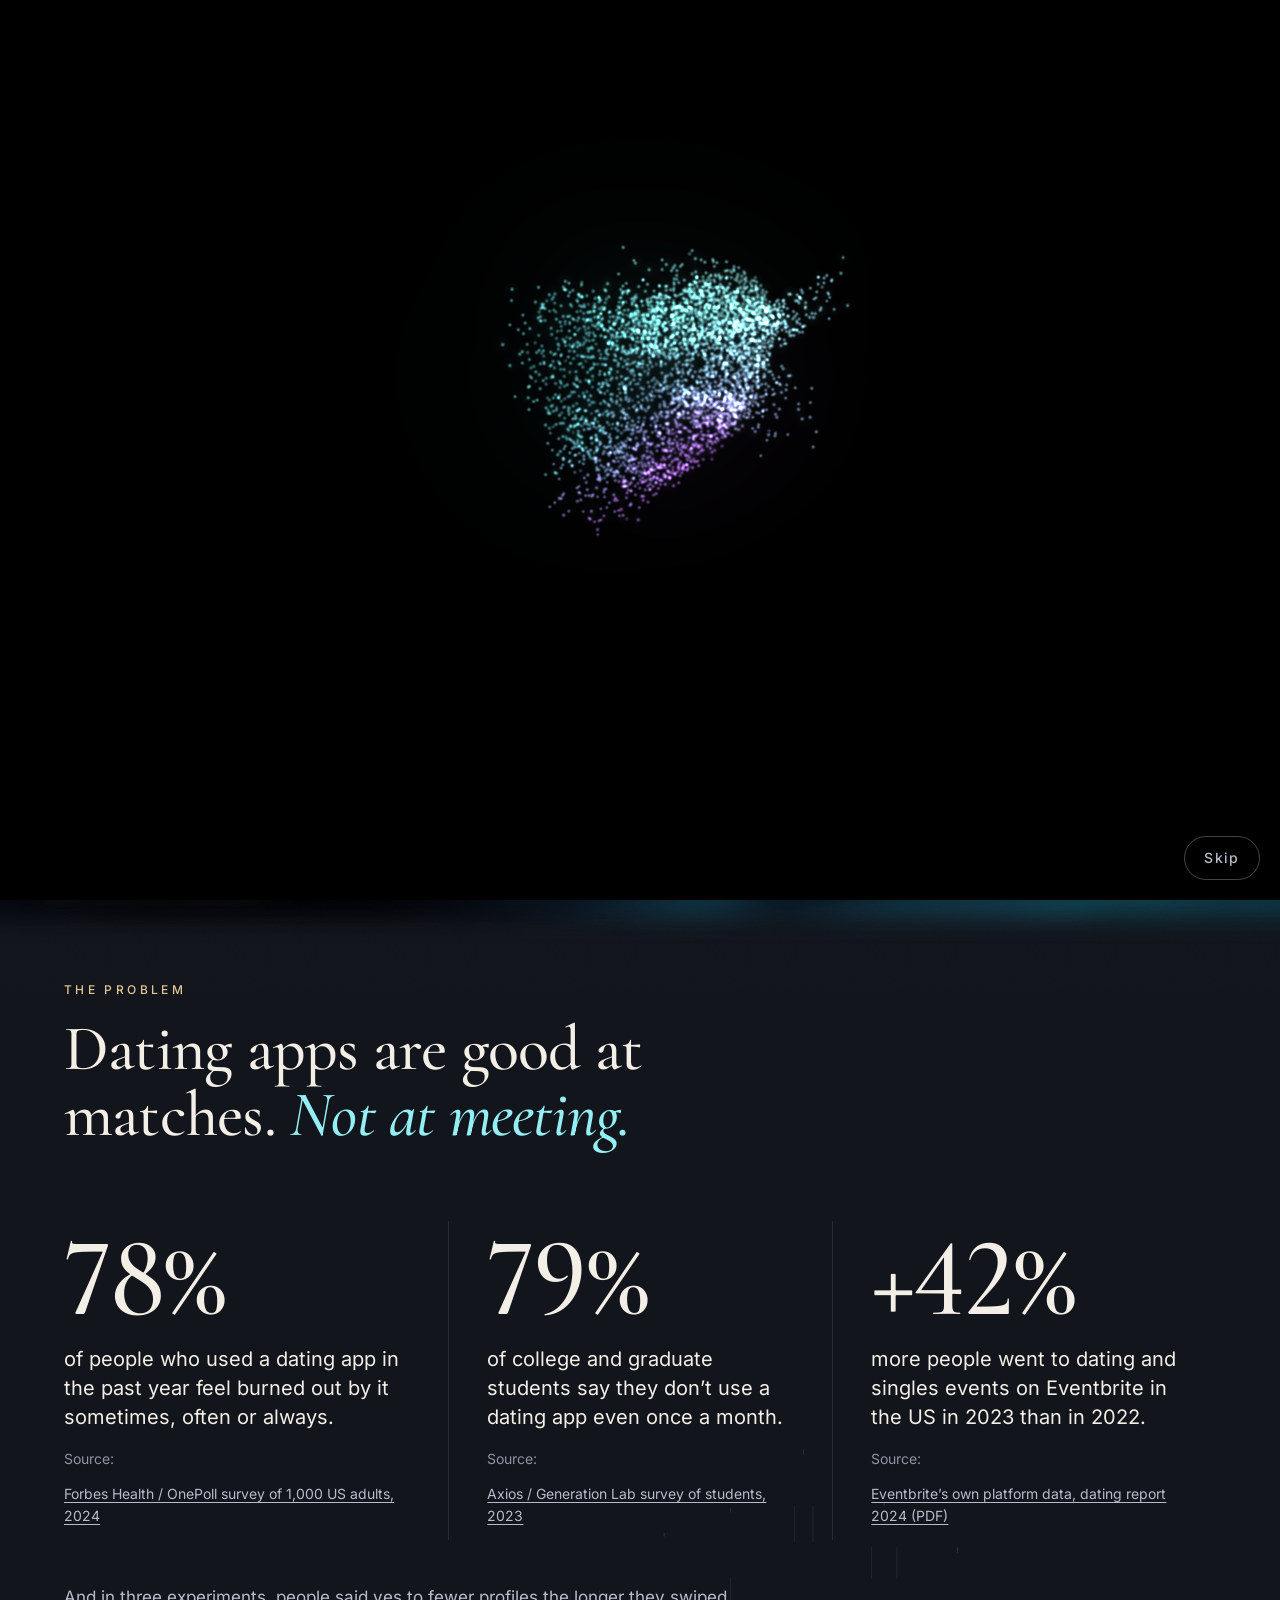
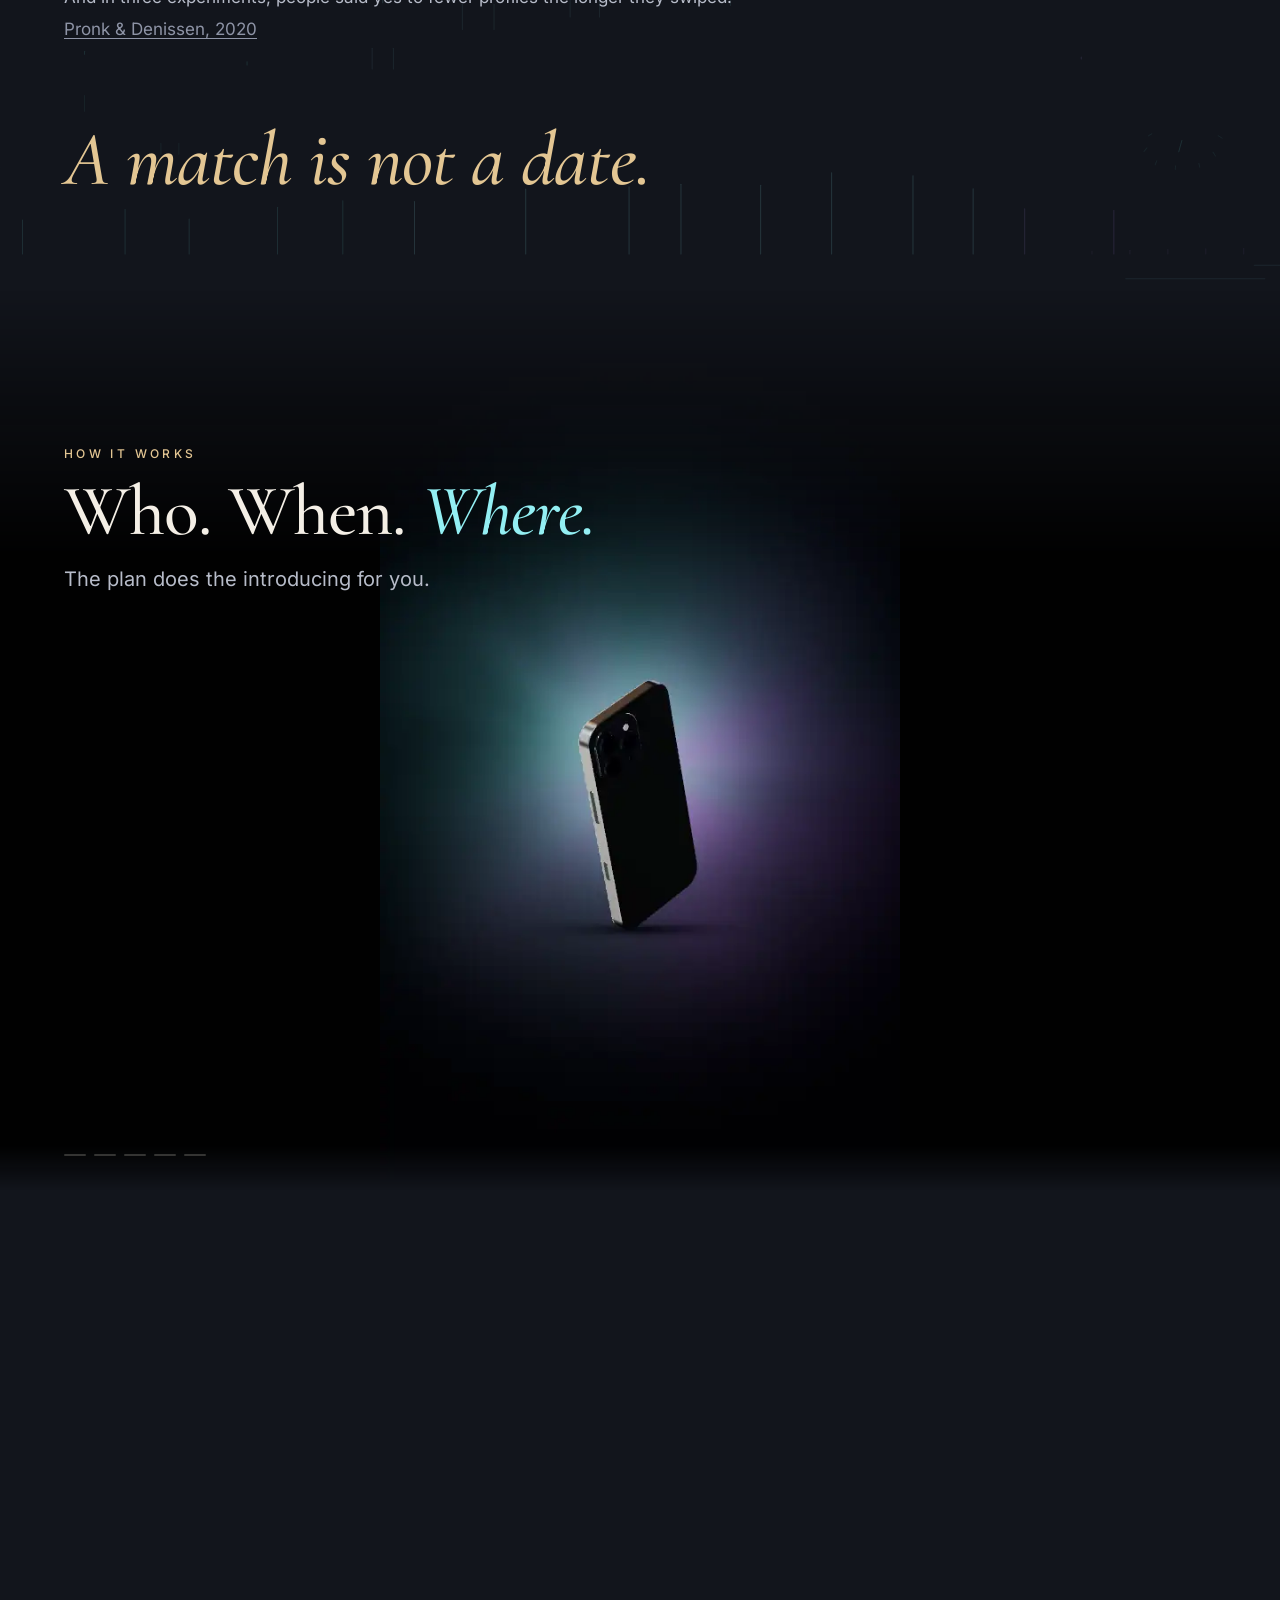
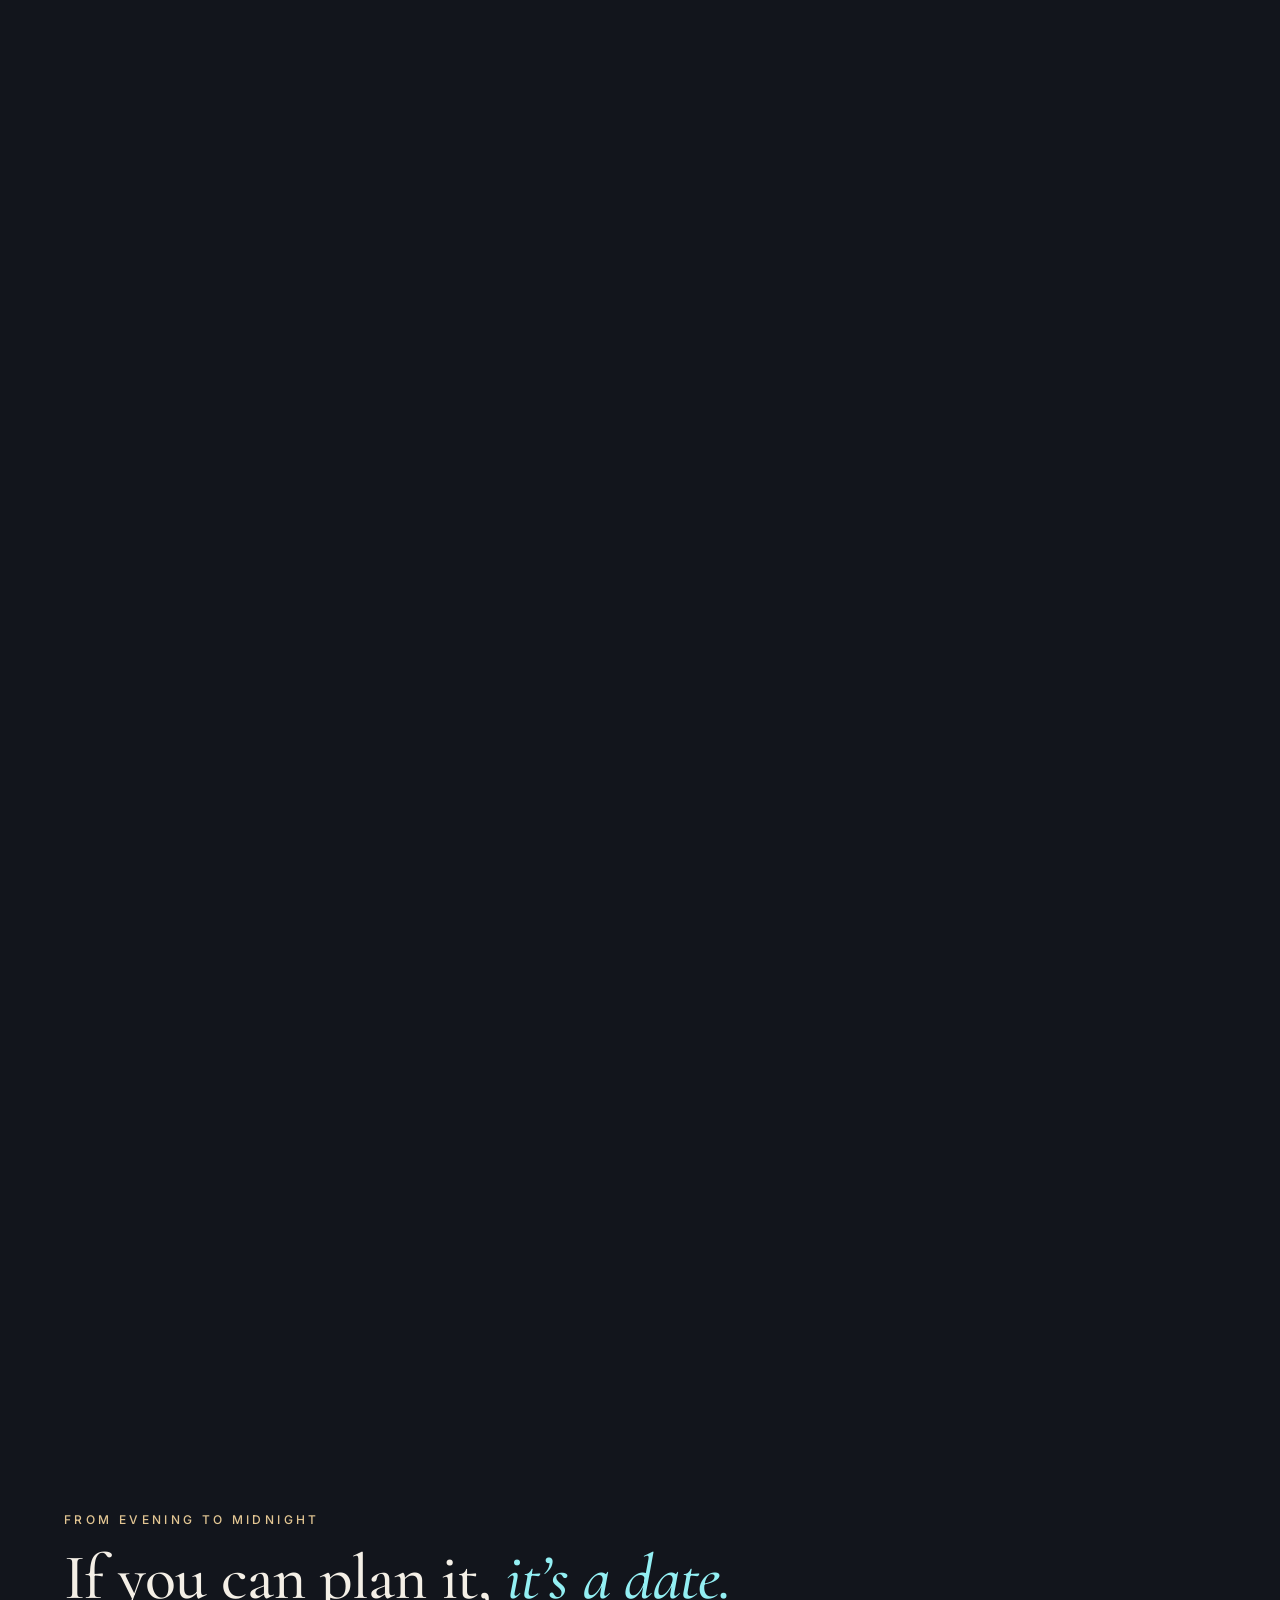
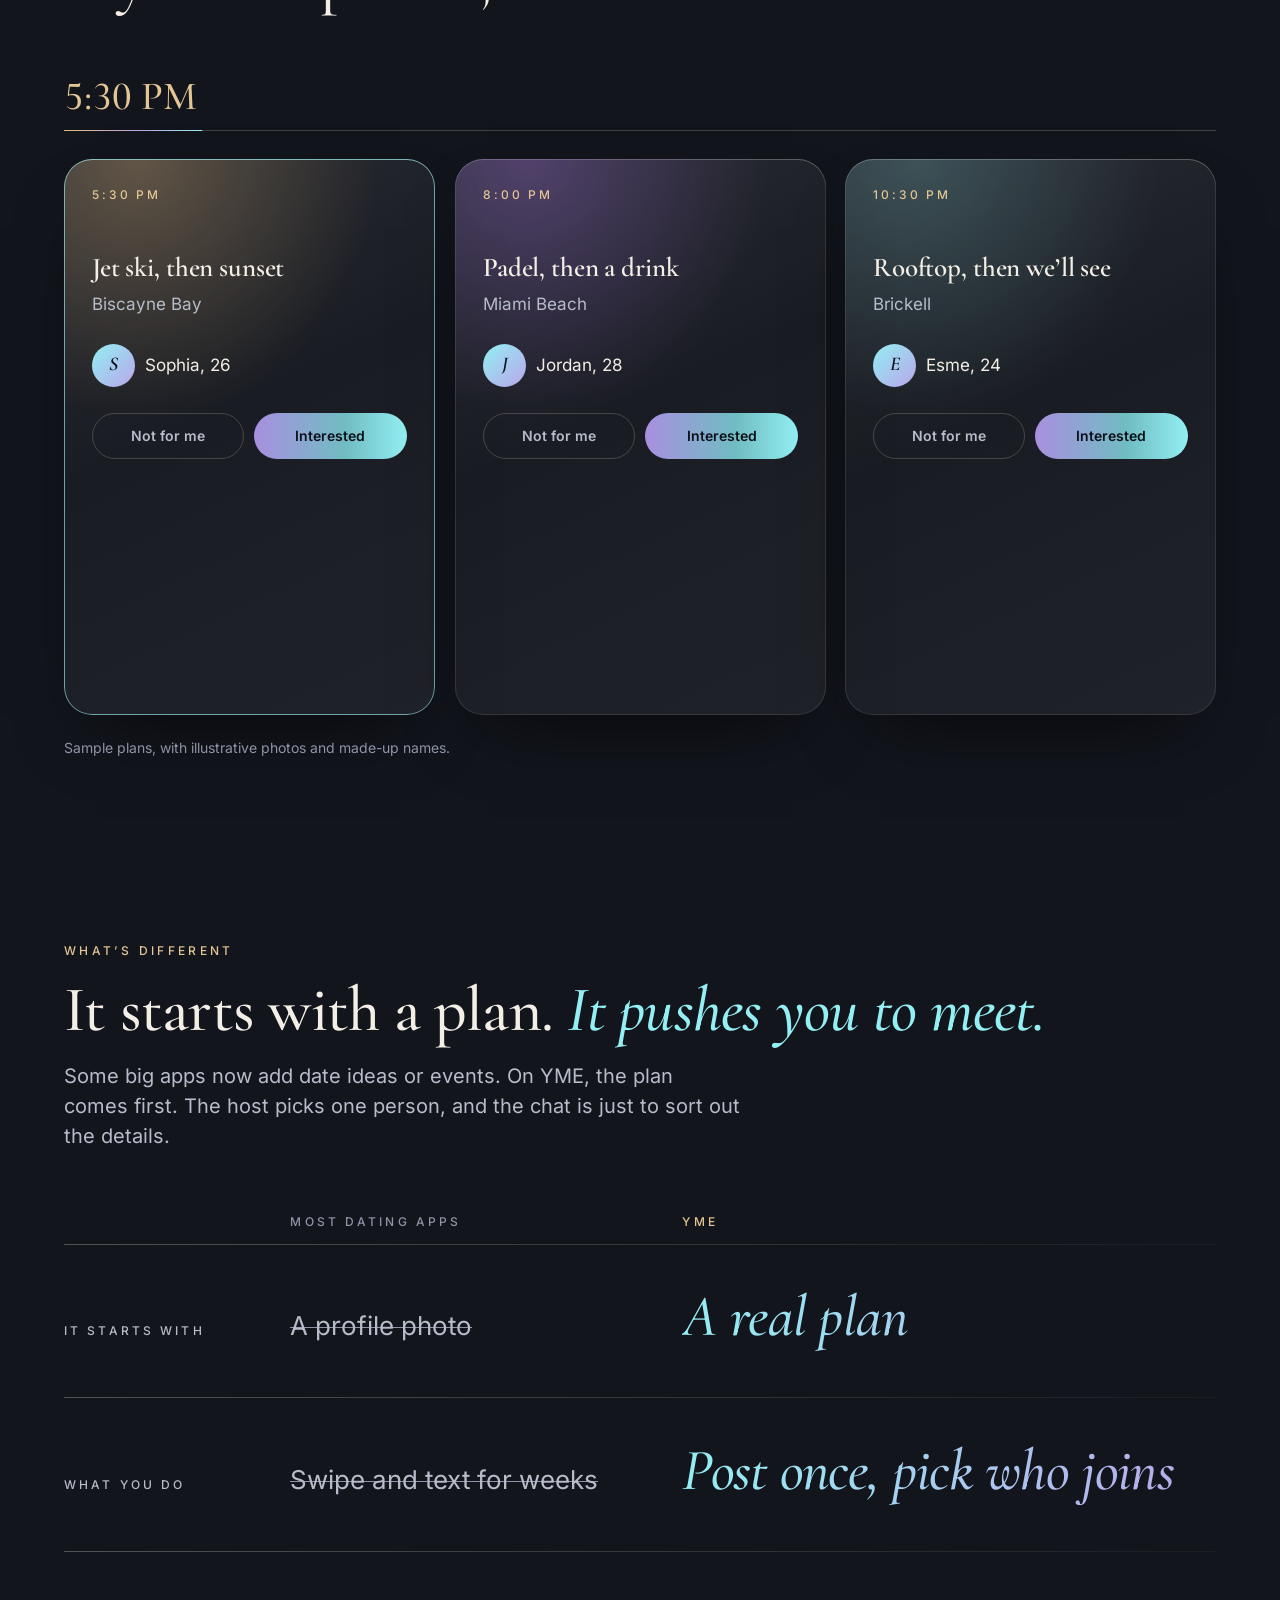
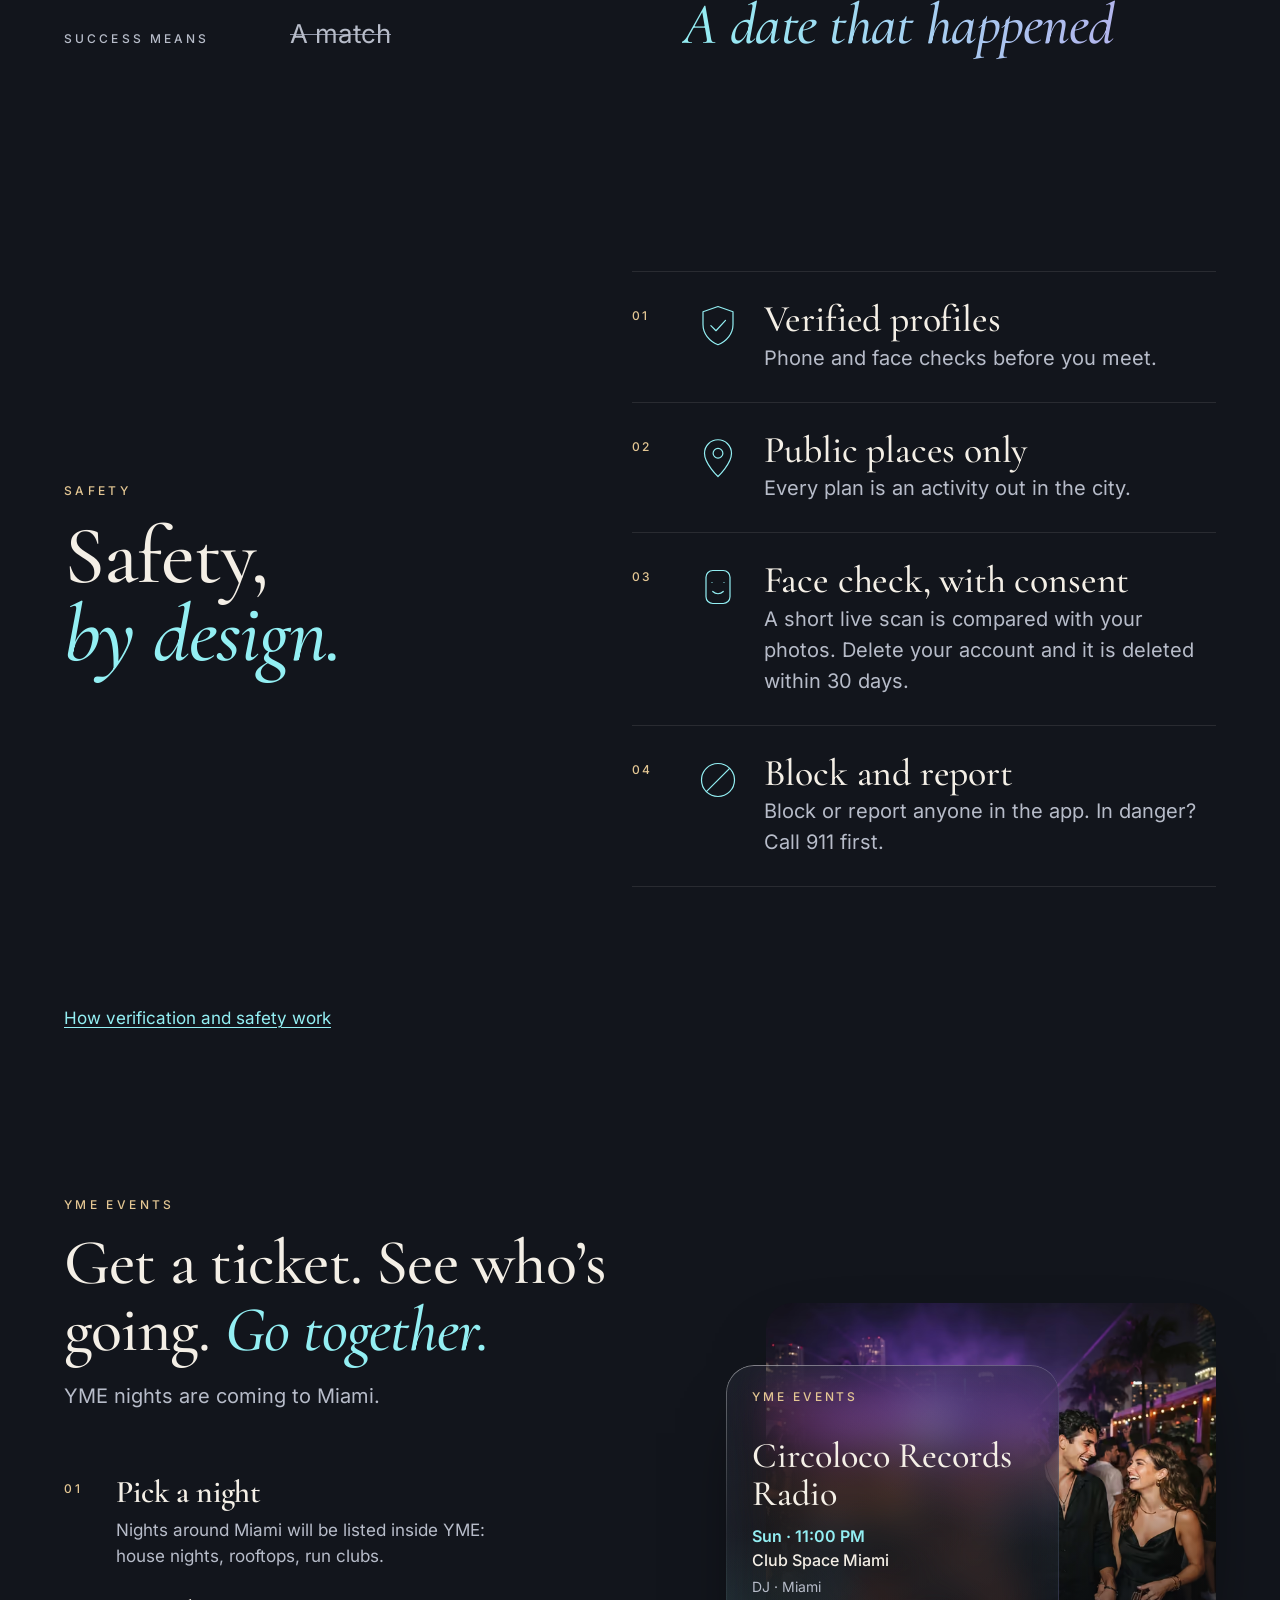
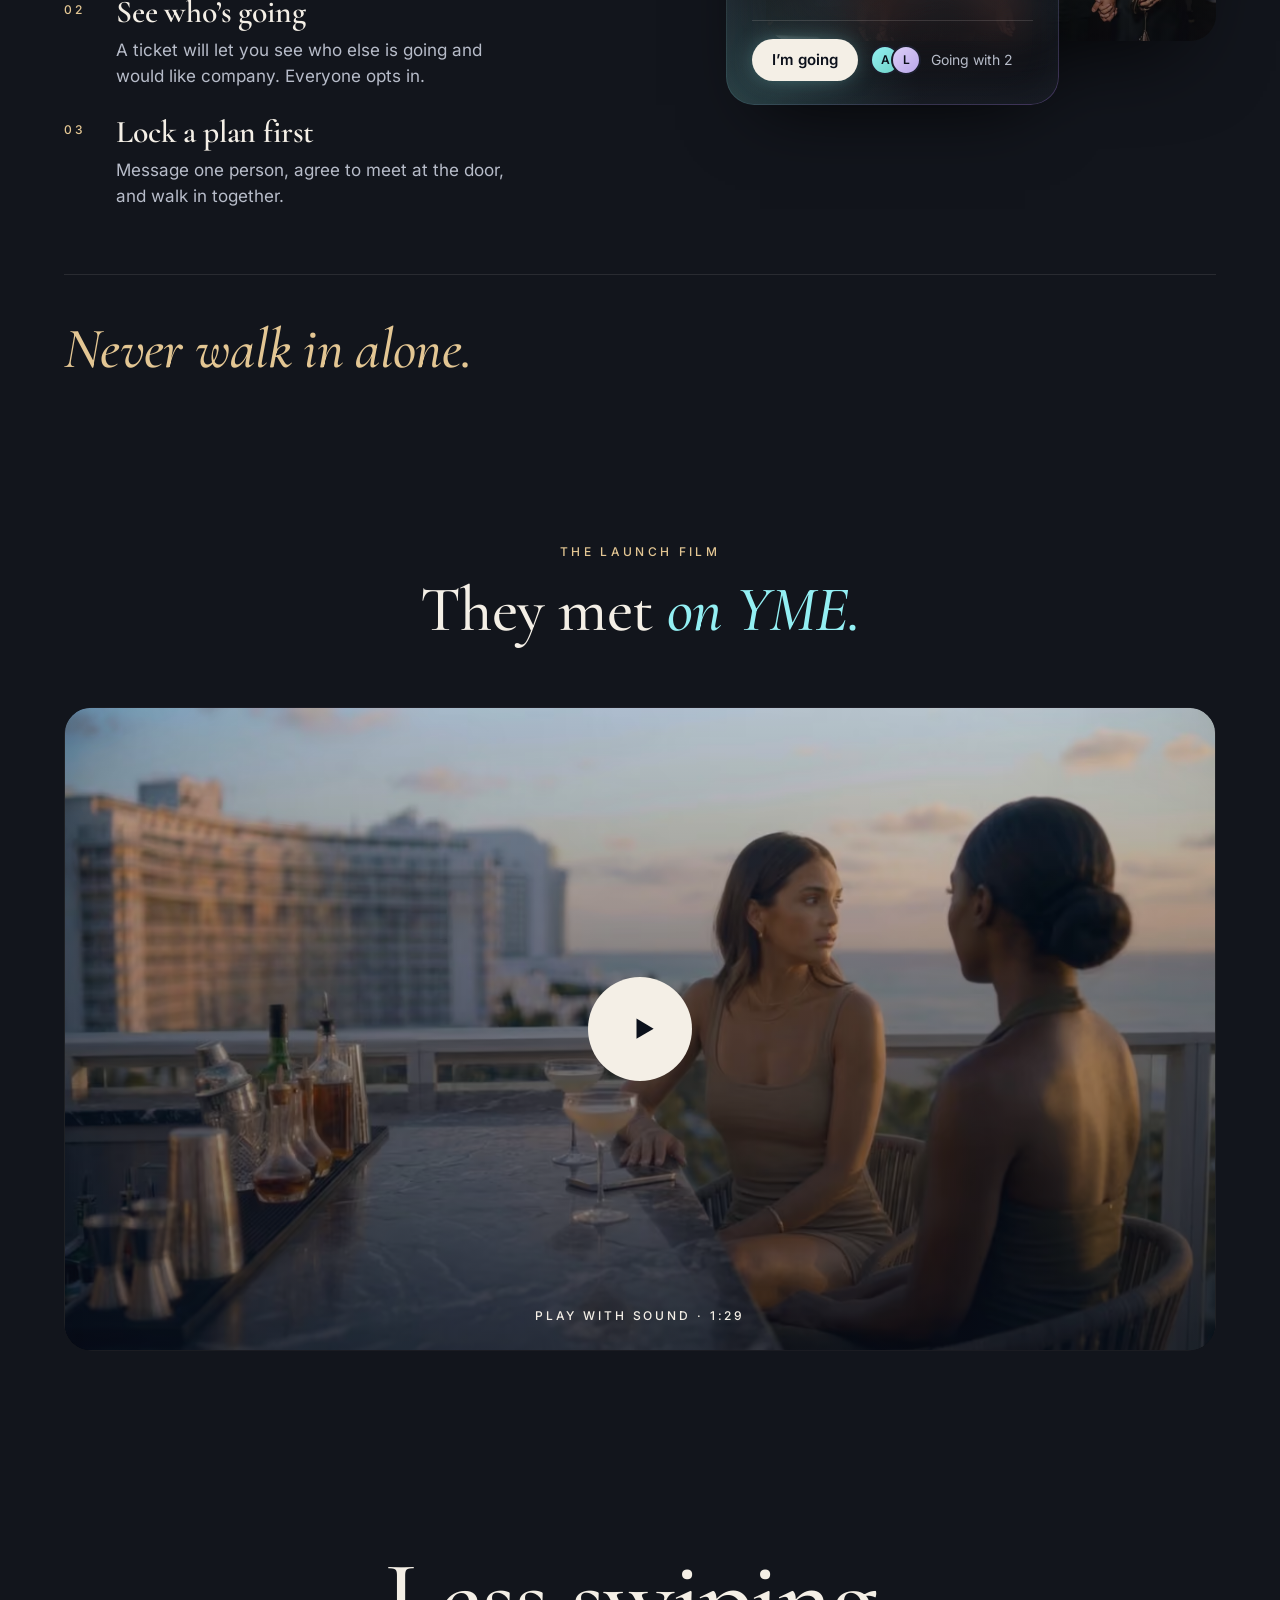
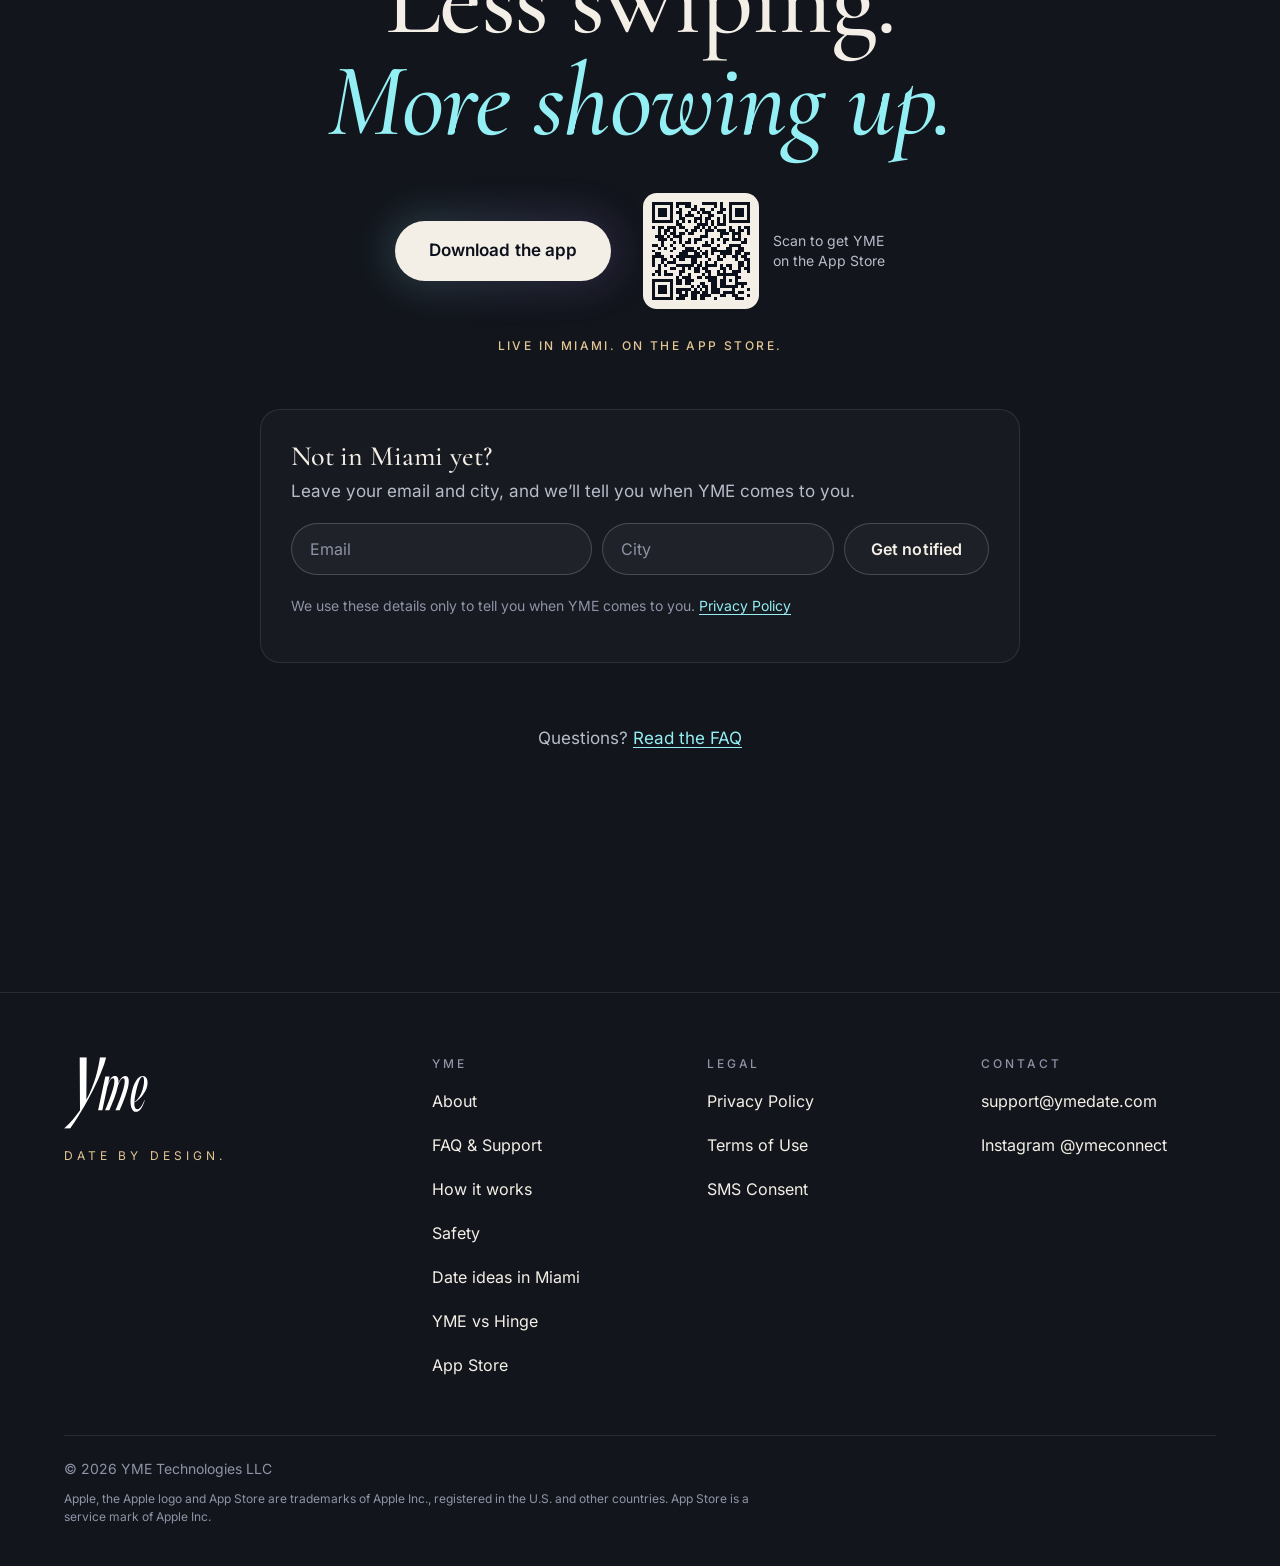
<file: index.html>
<!doctype html>
<html lang="en" data-intro>
<head>
<meta charset="utf-8">
<meta name="viewport" content="width=device-width, initial-scale=1">
<meta name="theme-color" content="#12151C">
<meta name="color-scheme" content="dark">
<meta name="apple-itunes-app" content="app-id=6798671574">
<link rel="icon" type="image/png" sizes="32x32" href="/favicon-32.png">
<link rel="icon" type="image/png" sizes="180x180" href="/touch-icon-180.png">
<link rel="preload" href="/fonts/cormorant-garamond-latin-wght-normal.woff2" as="font" type="font/woff2" crossorigin>
<script>(function(){var d=document.documentElement,c=d.classList,r=false;c.add('js');try{r=matchMedia('(prefers-reduced-motion: reduce)').matches}catch(e){}if(!r)c.add('motion-ok');if(d.hasAttribute('data-intro')){var m=r?'skip':'play',always=true,q=/[?&]intro=1/.test(location.search);var seen=function(s){try{return !!window[s].getItem('yme-intro')}catch(e){return false}};if(!always&&!q&&(seen('localStorage')||seen('sessionStorage')))m='skip';if(/[?&]intro=0/.test(location.search))m='skip';c.add('intro-'+m)}})();</script>

<title>YME: Miami Dating App Where You Post the Plan First</title>
<meta name="description" content="YME is the Miami dating app where you post the plan first: the activity, the time, the place. Pick who joins and meet in person. Less swiping. More showing up.">
<link rel="canonical" href="https://ymedate.com/">
<meta property="og:type" content="website">
<meta property="og:site_name" content="YME">
<meta property="og:title" content="YME: Date by design.">
<meta property="og:description" content="The Miami dating app where you post the plan first and meet in person.">
<meta property="og:url" content="https://ymedate.com/">
<meta property="og:image" content="https://ymedate.com/og-image.jpg">
<meta property="og:image:width" content="1200">
<meta property="og:image:height" content="630">
<meta property="og:image:alt" content="YME: Every night, your city is full of plans. You’re just never in them.">
<meta name="twitter:card" content="summary_large_image">
<meta name="twitter:title" content="YME: Date by design.">
<meta name="twitter:description" content="The Miami dating app where you post the plan first and meet in person.">
<meta name="twitter:image" content="https://ymedate.com/og-image.jpg">
<link rel="preload" href="/fonts/cormorant-garamond-latin-wght-italic.woff2" as="font" type="font/woff2" crossorigin>
<script type="application/ld+json">{"@context":"https://schema.org","@graph":[{"@type":"Organization","@id":"https://ymedate.com/#organization","name":"YME","legalName":"YME Technologies LLC","url":"https://ymedate.com/","logo":"https://ymedate.com/touch-icon-180.png","sameAs":["https://www.instagram.com/ymeconnect"],"contactPoint":{"@type":"ContactPoint","contactType":"customer support","email":"support@ymedate.com"}},{"@type":"WebSite","@id":"https://ymedate.com/#website","url":"https://ymedate.com/","name":"YME","inLanguage":"en","publisher":{"@id":"https://ymedate.com/#organization"}},{"@type":"MobileApplication","@id":"https://ymedate.com/#app","name":"YME: Date by design","description":"YME is a Miami dating app where you post the plan first: the activity, the day, the time and the place. People who like the plan tap Interested, you choose who joins, and you meet in person.","operatingSystem":"iOS","applicationCategory":"LifestyleApplication","installUrl":"https://apps.apple.com/us/app/yme-date-by-design/id6798671574","url":"https://ymedate.com/","publisher":{"@id":"https://ymedate.com/#organization"}}]}</script>
<link rel="preload" as="image" type="image/avif" href="/img/blob-640.avif" imagesrcset="/img/blob-320.avif 320w, /img/blob-640.avif 640w, /img/blob-960.avif 960w" imagesizes="(min-width: 760px) min(54vw, 760px), 46vw" fetchpriority="high">
  <script type="module" crossorigin src="/assets/index-COTsBjIo.js"></script>
  <link rel="modulepreload" crossorigin href="/assets/reveal-DpUwiVIt.js">
  <link rel="stylesheet" crossorigin href="/assets/reveal-CkEYf-1e.css">
</head>
<body>
<svg width="0" height="0" style="position:absolute" aria-hidden="true" focusable="false"><defs><symbol id="yme-wordmark" viewBox="0 0 137 117" fill="currentColor"><path d="M135.743 46.4937C135.113 49.8055 134.011 52.9145 132.437 55.8208C130.863 58.7271 129.069 61.363 127.054 63.7286C125.039 66.0265 122.93 68.0542 120.727 69.8115C118.586 71.5687 116.571 72.9881 114.682 74.0695C114.43 81.3689 116.004 85.0187 119.404 85.0187C120.16 85.0187 120.978 84.8159 121.86 84.4104C122.741 84.0049 123.654 83.2614 124.599 82.18C125.606 81.031 126.645 79.5103 127.715 77.6178C128.785 75.7254 129.887 73.2922 131.021 70.3184L131.776 70.4197C127.998 82.9911 123.276 89.2767 117.61 89.2767C115.721 89.2767 114.084 88.6008 112.699 87.2491C111.314 85.8297 110.244 83.8697 109.488 81.3689C108.796 78.8006 108.449 75.7254 108.449 72.1432C108.512 68.5611 108.984 64.5396 109.866 60.0788C110.747 55.618 111.818 51.5966 113.077 48.0144C114.336 44.3647 115.753 41.2895 117.327 38.7887C118.964 36.2204 120.695 34.2603 122.521 32.9086C124.41 31.5568 126.393 30.881 128.471 30.881C130.108 30.881 131.461 31.2865 132.532 32.0975C133.665 32.9086 134.546 34.0238 135.176 35.4431C135.806 36.8625 136.152 38.5184 136.215 40.4108C136.341 42.3033 136.183 44.3309 135.743 46.4937ZM114.777 73.157C118.051 70.7915 121.01 67.4797 123.654 63.2217C126.361 58.896 128.345 53.489 129.604 47.0006C130.485 42.7426 130.769 39.1942 130.454 36.3556C130.139 33.5169 129.321 32.0975 127.998 32.0975C127.054 32.0975 126.078 32.7734 125.071 34.1252C124.126 35.4093 123.15 37.268 122.143 39.7011C121.199 42.1343 120.254 45.0744 119.31 48.5213C118.365 51.9683 117.484 55.8208 116.666 60.0788C116.099 62.7147 115.658 65.1141 115.343 67.2769C115.092 69.4397 114.903 71.3998 114.777 73.157Z"/><path d="M67.3704 31.6643H74.2851L72.0131 42.3369C73.3302 38.8772 74.9108 36.103 76.7547 34.0142C78.6645 31.9254 80.8048 30.881 83.1756 30.881C85.4805 30.881 87.061 31.958 87.9171 34.1121C88.7733 36.2009 89.0037 39.1057 88.6086 42.8264C89.9257 39.3015 91.5392 36.4294 93.449 34.21C95.4246 31.9906 97.6308 30.881 100.067 30.881C102.965 30.881 104.71 32.4802 105.303 35.6787C105.961 38.812 105.731 43.0223 104.611 48.3096C104.019 50.9206 103.228 53.7928 102.241 56.926C101.253 60.0592 100.133 63.323 98.882 66.7174C97.6966 70.0464 96.3795 73.4082 94.9307 76.8025C93.5477 80.1316 92.1648 83.3627 90.7818 86.496H83.867C85.3159 83.2974 86.7317 79.9357 88.1147 76.4108C89.5635 72.8859 90.9135 69.361 92.1648 65.8362C93.4819 62.3113 94.6343 58.9169 95.6222 55.6531C96.6759 52.3241 97.499 49.2887 98.0917 46.5471C98.8161 42.957 99.1125 40.0848 98.9808 37.9307C98.9149 35.7114 98.1247 34.6017 96.61 34.6017C95.0953 34.6017 93.5807 35.6787 92.066 37.8328C90.5513 39.9216 89.1684 43.0222 87.9171 47.1346C86.6 53.5969 84.6244 60.1898 81.9902 66.9132C79.356 73.6366 76.6559 80.1642 73.89 86.496H66.9752C68.424 83.2974 69.8399 79.9357 71.2229 76.4108C72.6717 72.8859 74.0217 69.361 75.273 65.8362C76.5901 62.3113 77.7425 58.9169 78.7304 55.6531C79.784 52.3241 80.6072 49.2887 81.1999 46.5471C81.9243 42.957 82.2207 40.0848 82.089 37.9307C82.0231 35.7114 81.2328 34.6017 79.7182 34.6017C77.8742 34.6017 76.0632 36.1357 74.2851 39.2036C72.5729 42.2716 71.0912 46.6777 69.8399 52.422L62.53 86.496H55.6152L67.3704 31.6643Z"/><path d="M0 116.312C5.13451 111.807 9.84989 107.091 14.1461 102.166C18.4423 97.2414 22.4242 92.1069 26.0917 86.7628L25.6202 0H36.9371L36.4655 69.6303C39.9235 63.2383 42.9099 56.8464 45.4247 50.4544C47.9396 44.0625 50.0877 37.8801 51.8691 31.9073C53.6504 25.9345 55.065 20.2761 56.1129 14.932C57.2655 9.48313 58.1038 4.5058 58.6278 0H68.6872C67.6393 4.92494 65.9628 10.4786 63.6575 16.661C61.457 22.7386 58.8373 29.1829 55.7985 35.994C52.7597 42.8051 49.4066 49.8257 45.7391 57.056C42.0716 64.1814 38.2469 71.2545 34.265 78.2751C30.2831 85.191 26.1965 91.8973 22.0051 98.394C17.9184 104.891 13.9365 110.864 10.0595 116.312H0Z"/></symbol></defs></svg>

<div class="intro" id="intro">
  <div class="intro__bg"></div>
  <canvas class="intro__canvas" aria-hidden="true"></canvas>
  <picture><source type="image/avif" srcset="/img/blob-640.avif"><img class="intro__logo" src="/img/blob-640.webp" width="640" height="553" alt="" decoding="async" fetchpriority="low"></picture>
  <p class="intro__line"><span class="vh">YME: Date by design.</span><span class="intro__write" aria-hidden="true"><svg class="intro__wm" viewBox="0 0 137 117" aria-hidden="true" focusable="false"><path pathLength="1" d="M135.743 46.4937C135.113 49.8055 134.011 52.9145 132.437 55.8208C130.863 58.7271 129.069 61.363 127.054 63.7286C125.039 66.0265 122.93 68.0542 120.727 69.8115C118.586 71.5687 116.571 72.9881 114.682 74.0695C114.43 81.3689 116.004 85.0187 119.404 85.0187C120.16 85.0187 120.978 84.8159 121.86 84.4104C122.741 84.0049 123.654 83.2614 124.599 82.18C125.606 81.031 126.645 79.5103 127.715 77.6178C128.785 75.7254 129.887 73.2922 131.021 70.3184L131.776 70.4197C127.998 82.9911 123.276 89.2767 117.61 89.2767C115.721 89.2767 114.084 88.6008 112.699 87.2491C111.314 85.8297 110.244 83.8697 109.488 81.3689C108.796 78.8006 108.449 75.7254 108.449 72.1432C108.512 68.5611 108.984 64.5396 109.866 60.0788C110.747 55.618 111.818 51.5966 113.077 48.0144C114.336 44.3647 115.753 41.2895 117.327 38.7887C118.964 36.2204 120.695 34.2603 122.521 32.9086C124.41 31.5568 126.393 30.881 128.471 30.881C130.108 30.881 131.461 31.2865 132.532 32.0975C133.665 32.9086 134.546 34.0238 135.176 35.4431C135.806 36.8625 136.152 38.5184 136.215 40.4108C136.341 42.3033 136.183 44.3309 135.743 46.4937ZM114.777 73.157C118.051 70.7915 121.01 67.4797 123.654 63.2217C126.361 58.896 128.345 53.489 129.604 47.0006C130.485 42.7426 130.769 39.1942 130.454 36.3556C130.139 33.5169 129.321 32.0975 127.998 32.0975C127.054 32.0975 126.078 32.7734 125.071 34.1252C124.126 35.4093 123.15 37.268 122.143 39.7011C121.199 42.1343 120.254 45.0744 119.31 48.5213C118.365 51.9683 117.484 55.8208 116.666 60.0788C116.099 62.7147 115.658 65.1141 115.343 67.2769C115.092 69.4397 114.903 71.3998 114.777 73.157Z"/><path pathLength="1" d="M67.3704 31.6643H74.2851L72.0131 42.3369C73.3302 38.8772 74.9108 36.103 76.7547 34.0142C78.6645 31.9254 80.8048 30.881 83.1756 30.881C85.4805 30.881 87.061 31.958 87.9171 34.1121C88.7733 36.2009 89.0037 39.1057 88.6086 42.8264C89.9257 39.3015 91.5392 36.4294 93.449 34.21C95.4246 31.9906 97.6308 30.881 100.067 30.881C102.965 30.881 104.71 32.4802 105.303 35.6787C105.961 38.812 105.731 43.0223 104.611 48.3096C104.019 50.9206 103.228 53.7928 102.241 56.926C101.253 60.0592 100.133 63.323 98.882 66.7174C97.6966 70.0464 96.3795 73.4082 94.9307 76.8025C93.5477 80.1316 92.1648 83.3627 90.7818 86.496H83.867C85.3159 83.2974 86.7317 79.9357 88.1147 76.4108C89.5635 72.8859 90.9135 69.361 92.1648 65.8362C93.4819 62.3113 94.6343 58.9169 95.6222 55.6531C96.6759 52.3241 97.499 49.2887 98.0917 46.5471C98.8161 42.957 99.1125 40.0848 98.9808 37.9307C98.9149 35.7114 98.1247 34.6017 96.61 34.6017C95.0953 34.6017 93.5807 35.6787 92.066 37.8328C90.5513 39.9216 89.1684 43.0222 87.9171 47.1346C86.6 53.5969 84.6244 60.1898 81.9902 66.9132C79.356 73.6366 76.6559 80.1642 73.89 86.496H66.9752C68.424 83.2974 69.8399 79.9357 71.2229 76.4108C72.6717 72.8859 74.0217 69.361 75.273 65.8362C76.5901 62.3113 77.7425 58.9169 78.7304 55.6531C79.784 52.3241 80.6072 49.2887 81.1999 46.5471C81.9243 42.957 82.2207 40.0848 82.089 37.9307C82.0231 35.7114 81.2328 34.6017 79.7182 34.6017C77.8742 34.6017 76.0632 36.1357 74.2851 39.2036C72.5729 42.2716 71.0912 46.6777 69.8399 52.422L62.53 86.496H55.6152L67.3704 31.6643Z"/><path pathLength="1" d="M0 116.312C5.13451 111.807 9.84989 107.091 14.1461 102.166C18.4423 97.2414 22.4242 92.1069 26.0917 86.7628L25.6202 0H36.9371L36.4655 69.6303C39.9235 63.2383 42.9099 56.8464 45.4247 50.4544C47.9396 44.0625 50.0877 37.8801 51.8691 31.9073C53.6504 25.9345 55.065 20.2761 56.1129 14.932C57.2655 9.48313 58.1038 4.5058 58.6278 0H68.6872C67.6393 4.92494 65.9628 10.4786 63.6575 16.661C61.457 22.7386 58.8373 29.1829 55.7985 35.994C52.7597 42.8051 49.4066 49.8257 45.7391 57.056C42.0716 64.1814 38.2469 71.2545 34.265 78.2751C30.2831 85.191 26.1965 91.8973 22.0051 98.394C17.9184 104.891 13.9365 110.864 10.0595 116.312H0Z"/></svg><span class="intro__tag">: Date by design.</span></span></p>
  <button class="intro__skip" type="button" id="intro-skip">Skip<span class="vh"> intro</span></button>
</div>

<a class="skip-link" href="#main">Skip to content</a>
<header class="site-header" id="site-header">
  <div class="container site-header__inner">
    <a class="brand" href="/" aria-label="YME, home">
      <picture><source type="image/avif" srcset="/img/blob-320.avif"><img class="brand__mark" src="/img/blob-320.webp" width="320" height="277" alt="" decoding="async"></picture>
      <svg viewBox="0 0 137 117" aria-hidden="true" focusable="false"><use href="#yme-wordmark"/></svg>
    </a>
    <nav class="nav" aria-label="Primary">
      <a href="/#how">How it works</a>
      <a href="/#events">Events</a>
      <a href="/about">About</a>
      <a href="/faq">FAQ</a>
    </nav>
    <a class="btn btn--primary btn--sm" href="https://apps.apple.com/us/app/yme-date-by-design/id6798671574" target="_blank" rel="noopener" data-magnetic>Download the app<span class="vh">, YME on the App Store (opens in a new tab)</span></a>
    <button class="menu-toggle" type="button" aria-expanded="false" aria-controls="mobile-menu" aria-label="Menu"><span></span></button>
  </div>
</header>
<nav class="mobile-menu" id="mobile-menu" aria-label="Mobile" hidden>
  <a href="/#how">How it works</a>
  <a href="/#events">Events</a>
  <a href="/about">About</a>
  <a href="/faq">FAQ</a>
</nav>


<div class="page">
<div class="night" aria-hidden="true"></div>
<main id="main">

<section class="hero" id="top" aria-labelledby="hero-title">
  <div class="hero__sky" aria-hidden="true"></div>
  
  <div class="hero__blob" aria-hidden="true">
    <picture>
      <source type="image/avif" srcset="/img/blob-320.avif 320w, /img/blob-640.avif 640w, /img/blob-960.avif 960w" sizes="(min-width: 760px) min(54vw, 760px), 46vw">
      <img src="/img/blob-640.webp" srcset="/img/blob-320.webp 320w, /img/blob-640.webp 640w, /img/blob-960.webp 960w" sizes="(min-width: 760px) min(54vw, 760px), 46vw" width="640" height="554" alt="" fetchpriority="high" decoding="async">
    </picture>
  </div>
  <div class="hero__lights hero__lights--far" aria-hidden="true"></div>
  <div class="hero__lights hero__lights--mid" aria-hidden="true"></div>
  <div class="hero__lights hero__lights--near" aria-hidden="true"></div>
  <div class="hero__shade" aria-hidden="true"></div>

  <div class="container hero__content">
        <p class="hero__status" data-enter style="--i:0"><i aria-hidden="true"></i>Live in Miami. On the App Store.</p>
    <h1 id="hero-title">Every night, your city is full of plans. <em>You’re just never in them.</em></h1>
    <p class="hero__sub" data-enter style="--i:1">YME is the Miami dating app where you post the plan first and meet in person.</p>
    <div class="hero__cta" data-enter style="--i:2">
      <a class="btn btn--primary" href="https://apps.apple.com/us/app/yme-date-by-design/id6798671574" target="_blank" rel="noopener" data-magnetic>Post a date<span class="vh">, YME on the App Store (opens in a new tab)</span></a>
      <a class="btn btn--ghost" href="#how"><span class="btn__label">How it works</span></a>
    </div>
    <p class="hero__safe" data-enter style="--i:3"><svg viewBox="0 0 64 64" aria-hidden="true"><path d="M32 6 52 13v17c0 12-8 22-20 27C20 52 12 42 12 30V13z"/><path d="m22.5 31.5 6.8 6.8L42 24.5"/></svg>You choose who comes, and you meet where the plan says.</p>
  </div>
  <div class="container hero__foot" data-enter style="--i:4">
    <p class="hero__sig">YME: Date by design.</p>
    <p class="hero__scroll" aria-hidden="true">Scroll</p>
  </div>
</section>

<section class="section problem" id="problem" aria-labelledby="problem-title">
  <div class="cityline" aria-hidden="true"><svg viewBox="0 0 1600 500" preserveAspectRatio="xMidYMax slice" focusable="false"><path pathLength="1" class="c2" style="--d:0.012" d="M36.0 432V349.5L93.0 335.9V432"/><path pathLength="1" class="c2" style="--d:0.035" d="M102.4 432V337.5L166.3 315.0V432"/><path pathLength="1" class="c2" style="--d:0.060" d="M175.6 432V345.9H181.9V320.5H246.7V345.9V432"/><path pathLength="1" class="c2" style="--d:0.060" d="M214.3 345.9v-36.0"/><path pathLength="1" class="c2" style="--d:0.091" d="M265.9 432V275.9H338.6V432"/><path pathLength="1" class="c2" style="--d:0.091" d="M302.3 275.9v-25.6"/><path pathLength="1" class="c2 f" style="--d:0.091" d="M302.3 426.0V289.9"/><path pathLength="1" class="c2" style="--d:0.122" d="M354.5 432V318.9H361.5V301.0H396.0V318.9V432"/><path pathLength="1" class="c2 f" style="--d:0.122" d="M370.7 426.0V332.9"/><path pathLength="1" class="c2 f" style="--d:0.122" d="M386.8 426.0V332.9"/><path pathLength="1" class="c2" style="--d:0.142" d="M412.4 432V287.4H420.6V261.1H475.2V287.4V432"/><path pathLength="1" class="c2" style="--d:0.142" d="M447.9 287.4v-27.8"/><path pathLength="1" class="c2" style="--d:0.169" d="M491.6 432V235.1L533.7 215.5V432"/><path pathLength="1" class="c1" style="--d:0.186" d="M541.0 432V233.6H597.9V432"/><path pathLength="1" class="c1" style="--d:0.186" d="M569.5 233.6v-30.0"/><path pathLength="1" class="c1 f" style="--d:0.186" d="M560.0 426.0V247.6"/><path pathLength="1" class="c1 f" style="--d:0.186" d="M579.0 426.0V247.6"/><path pathLength="1" class="c1" style="--d:0.211" d="M612.4 432V194.0H697.6V432"/><path pathLength="1" class="c1 f" style="--d:0.211" d="M640.8 426.0V208.0"/><path pathLength="1" class="c1 f" style="--d:0.211" d="M669.2 426.0V208.0"/><path pathLength="1" class="c1" style="--d:0.244" d="M710.9 432V181.7H790.2V432"/><path pathLength="1" class="c1 f" style="--d:0.244" d="M737.4 426.0V195.7"/><path pathLength="1" class="c1 f" style="--d:0.244" d="M763.8 426.0V195.7"/><path pathLength="1" class="c1" style="--d:0.275" d="M801.4 432V166.3H806.7V148.6H836.7V166.3V432"/><path pathLength="1" class="c1" style="--d:0.275" d="M821.7 166.3v-21.7"/><path pathLength="1" class="c1" style="--d:0.294" d="M854.2 432V170.1L908.1 155.5V432"/><path pathLength="1" class="c1" style="--d:0.294" d="M881.1 152.1v-29.8"/><path pathLength="1" class="c1 f" style="--d:0.294" d="M881.1 426.0V184.1"/><path pathLength="1" class="c1" style="--d:0.317" d="M921.7 432V106.3H971.7V432"/><path pathLength="1" class="c1" style="--d:0.317" d="M946.7 106.3v-36.6"/><path pathLength="1" class="c1 f" style="--d:0.317" d="M938.3 426.0V120.3"/><path pathLength="1" class="c1 f" style="--d:0.317" d="M955.0 426.0V120.3"/><path pathLength="1" class="c1" style="--d:0.338" d="M984.5 432V142.9H993.1V124.7H1044.6V142.9V432"/><path pathLength="1" class="c1" style="--d:0.338" d="M1018.8 142.9v-25.7"/><path pathLength="1" class="c1 f" style="--d:0.338" d="M1007.4 426.0V156.9"/><path pathLength="1" class="c1 f" style="--d:0.338" d="M1030.2 426.0V156.9"/><path pathLength="1" class="c1" style="--d:0.365" d="M1062.5 432V195.4H1070.5V167.8H1098.5V195.4V432"/><path pathLength="1" class="c1" style="--d:0.365" d="M1084.5 195.4v-37.9"/><path pathLength="1" class="c3" style="--d:0.383" d="M1114.4 432V268.3H1121.1V251.4H1144.7V268.3V432"/><path pathLength="1" class="c3" style="--d:0.401" d="M1166.1 432V273.4H1224.6V432"/><path pathLength="1" class="c3" style="--d:0.401" d="M1195.4 273.4v-18.1"/><path pathLength="1" class="c3" style="--d:0.406" d="M1180 410Q1390 380 1600 402"/><path pathLength="1" class="c3 f" style="--d:0.414" d="M1205 404.7V432"/><path pathLength="1" class="c3 f" style="--d:0.426" d="M1239 397.8V432"/><path pathLength="1" class="c3 f" style="--d:0.438" d="M1273 391.6V432"/><path pathLength="1" class="c3 f" style="--d:0.449" d="M1307 386.4V432"/><path pathLength="1" class="c3 f" style="--d:0.461" d="M1341 382.7V432"/><path pathLength="1" class="c3 f" style="--d:0.473" d="M1375 380.5V432"/><path pathLength="1" class="c3 f" style="--d:0.484" d="M1409 379.9V432"/><path pathLength="1" class="c3 f" style="--d:0.496" d="M1443 381.0V432"/><path pathLength="1" class="c3 f" style="--d:0.508" d="M1477 383.7V432"/><path pathLength="1" class="c3 f" style="--d:0.519" d="M1511 387.7V432"/><path pathLength="1" class="c3 f" style="--d:0.531" d="M1545 392.7V432"/><path pathLength="1" class="c3 f" style="--d:0.543" d="M1579 398.4V432"/><path pathLength="1" class="c2" style="--d:0.038" d="M110 432Q108.0 378.4 96.2 334.6"/><path pathLength="1" class="c2 f" style="--d:0.038" d="M96.2 334.6q-17.0 -12.0 -34 10"/><path pathLength="1" class="c2 f" style="--d:0.038" d="M96.2 334.6q-12.0 -9.6 -24 22"/><path pathLength="1" class="c2 f" style="--d:0.038" d="M96.2 334.6q-3.0 -8.8 -6 26"/><path pathLength="1" class="c2 f" style="--d:0.038" d="M96.2 334.6q8.0 -9.2 16 24"/><path pathLength="1" class="c2 f" style="--d:0.038" d="M96.2 334.6q15.0 -11.2 30 14"/><path pathLength="1" class="c2 f" style="--d:0.038" d="M96.2 334.6q18.0 -14.4 36 -2"/><path pathLength="1" class="c2 f" style="--d:0.038" d="M96.2 334.6q-15.0 -14.8 -30 -4"/><path pathLength="1" class="c2" style="--d:0.061" d="M176 432Q178.0 390.6 190.4 356.8"/><path pathLength="1" class="c2 f" style="--d:0.061" d="M190.4 356.8q-17.0 -12.0 -34 10"/><path pathLength="1" class="c2 f" style="--d:0.061" d="M190.4 356.8q-12.0 -9.6 -24 22"/><path pathLength="1" class="c2 f" style="--d:0.061" d="M190.4 356.8q-3.0 -8.8 -6 26"/><path pathLength="1" class="c2 f" style="--d:0.061" d="M190.4 356.8q8.0 -9.2 16 24"/><path pathLength="1" class="c2 f" style="--d:0.061" d="M190.4 356.8q15.0 -11.2 30 14"/><path pathLength="1" class="c2 f" style="--d:0.061" d="M190.4 356.8q18.0 -14.4 36 -2"/><path pathLength="1" class="c2 f" style="--d:0.061" d="M190.4 356.8q-15.0 -14.8 -30 -4"/><path pathLength="1" class="c2" style="--d:0.437" d="M1270 432Q1272.0 376.0 1285.6 330.1"/><path pathLength="1" class="c2 f" style="--d:0.437" d="M1285.6 330.1q-17.0 -12.0 -34 10"/><path pathLength="1" class="c2 f" style="--d:0.437" d="M1285.6 330.1q-12.0 -9.6 -24 22"/><path pathLength="1" class="c2 f" style="--d:0.437" d="M1285.6 330.1q-3.0 -8.8 -6 26"/><path pathLength="1" class="c2 f" style="--d:0.437" d="M1285.6 330.1q8.0 -9.2 16 24"/><path pathLength="1" class="c2 f" style="--d:0.437" d="M1285.6 330.1q15.0 -11.2 30 14"/><path pathLength="1" class="c2 f" style="--d:0.437" d="M1285.6 330.1q18.0 -14.4 36 -2"/><path pathLength="1" class="c2 f" style="--d:0.437" d="M1285.6 330.1q-15.0 -14.8 -30 -4"/><path pathLength="1" class="c2" style="--d:0.505" d="M1470 432Q1468.0 389.0 1457.7 353.7"/><path pathLength="1" class="c2 f" style="--d:0.505" d="M1457.7 353.7q-17.0 -12.0 -34 10"/><path pathLength="1" class="c2 f" style="--d:0.505" d="M1457.7 353.7q-12.0 -9.6 -24 22"/><path pathLength="1" class="c2 f" style="--d:0.505" d="M1457.7 353.7q-3.0 -8.8 -6 26"/><path pathLength="1" class="c2 f" style="--d:0.505" d="M1457.7 353.7q8.0 -9.2 16 24"/><path pathLength="1" class="c2 f" style="--d:0.505" d="M1457.7 353.7q15.0 -11.2 30 14"/><path pathLength="1" class="c2 f" style="--d:0.505" d="M1457.7 353.7q18.0 -14.4 36 -2"/><path pathLength="1" class="c2 f" style="--d:0.505" d="M1457.7 353.7q-15.0 -14.8 -30 -4"/><path pathLength="1" class="c1" style="--d:0.000" d="M0 432H1600"/><path pathLength="1" class="c1 f" style="--d:0.021" d="M60 442H1500"/><path pathLength="1" class="c1 f" style="--d:0.055" d="M160 454H1360"/><path pathLength="1" class="c1 f" style="--d:0.103" d="M300 468H1180"/><g class="cityline__lights"><circle cx="366.0" cy="359.8" r="1.4"/><circle cx="396.0" cy="383.6" r="1.4"/><circle cx="367.0" cy="351.5" r="1.4"/><circle cx="558.1" cy="281.1" r="1.4"/><circle cx="586.6" cy="281.6" r="1.4"/><circle cx="572.5" cy="379.6" r="1.4"/><circle cx="587.4" cy="413.9" r="1.4"/><circle cx="558.6" cy="379.0" r="1.4"/><circle cx="998.3" cy="184.7" r="1.4"/><circle cx="1006.2" cy="192.1" r="1.4"/><circle cx="1035.0" cy="194.9" r="1.4"/></g></svg></div>
  <div class="container">
    <div class="section__head">
      <p class="eyebrow" data-reveal>The problem</p>
      <h2 id="problem-title" data-split>Dating apps are good at matches. <em>Not at meeting.</em></h2>
    </div>
        <ul class="stats">
      <li class="stat" data-reveal style="--i:0">
        <p class="stat__n">78%</p>
        <p class="stat__t">of people who used a dating app in the past year feel burned out by it sometimes, often or always.</p>
        <p class="stat__s">Source: <a href="https://www.forbes.com/health/dating/dating-app-fatigue/" target="_blank" rel="noopener">Forbes Health / OnePoll survey of 1,000 US adults, 2024<span class="vh"> (opens in a new tab)</span></a></p>
      </li>
      <li class="stat" data-reveal style="--i:1">
        <p class="stat__n">79%</p>
        <p class="stat__t">of college and graduate students say they don’t use a dating app even once a month.</p>
        <p class="stat__s">Source: <a href="https://www.axios.com/2023/11/05/dating-apps-college-students-tinder-bumble" target="_blank" rel="noopener">Axios / Generation Lab survey of students, 2023<span class="vh"> (opens in a new tab)</span></a></p>
      </li>
      <li class="stat" data-reveal style="--i:2">
        <p class="stat__n">+42%</p>
        <p class="stat__t">more people went to dating and singles events on Eventbrite in the US in 2023 than in 2022.</p>
        <p class="stat__s">Source: <a href="https://www.eventbrite.com/blog/wp-content/uploads/2024/06/Eventbrite-2024-Dating-Report_Final.pdf" target="_blank" rel="noopener">Eventbrite’s own platform data, dating report 2024 (PDF)<span class="vh"> (opens in a new tab)</span></a></p>
      </li>
    </ul>
    <p class="stats__study" data-reveal>And in three experiments, people said yes to fewer profiles the longer they swiped. <a href="https://journals.sagepub.com/doi/10.1177/1948550619866189" target="_blank" rel="noopener">Pronk &amp; Denissen, 2020<span class="vh"> (opens in a new tab)</span></a></p>
    <p class="display problem__close" data-reveal><em class="gold">A match is not a date.</em></p>
  </div>
</section>

<section class="how" id="how" aria-labelledby="how-title">
  <div class="how__pin">
    <div class="container how__inner">
      <div class="how__head">
        <p class="eyebrow">How it works</p>
        <h2 id="how-title">Who. When. <em>Where.</em></h2>
        <p class="lead how__lead">The plan does the introducing for you.</p>
      </div>
      <ol class="how__steps">
        <li class="step" data-step="post">
          <div class="step__copy">
            <p class="step__n">01</p>
            <h3>Post the plan</h3>
            <p>Pick the activity, the day, the time and the place. Coffee, padel, a rooftop: if you can plan it, it’s a date.</p>
          </div>
          <div class="step__visual" aria-hidden="true"><div class="phone"><div class="phone__screen"><div class="ui ui--post">
  <p class="ui__bar"><span class="ui__back">‹</span>Post a date</p>
  <ul class="ui__fields">
    <li class="field"><span>Activity</span><b>Coffee</b></li>
    <li class="field"><span>Day</span><b>Friday</b></li>
    <li class="field"><span>Time</span><b>6:30 PM</b></li>
    <li class="field"><span>Neighbourhood</span><b>Wynwood</b></li>
  </ul>
  <p class="ui__btn">Post</p>
</div>
</div></div></div>
        </li>
        <li class="step" data-step="interest">
          <div class="step__copy">
            <p class="step__n">02</p>
            <h3>People show interest</h3>
            <p>Others tap Interested on the plan itself, not on a photo.</p>
          </div>
          <div class="step__visual" aria-hidden="true"><div class="phone"><div class="phone__screen"><div class="ui ui--interest">
  <p class="ui__bar">Your plan</p>
  <div class="plan-mini"><b>Coffee · Wynwood</b><span>Friday · 6:30 PM</span></div>
  <ul class="notifs">
    <li class="notif"><i></i><p><b>YME</b>1 person is interested in your plan</p></li>
    <li class="notif"><i></i><p><b>YME</b>2 people are interested in your plan</p></li>
    <li class="notif"><i></i><p><b>YME</b>3 people are interested in your plan</p></li>
  </ul>
</div>
</div></div></div>
        </li>
        <li class="step" data-step="choose">
          <div class="step__copy">
            <p class="step__n">03</p>
            <h3>You choose who comes</h3>
            <p>The host picks one person. One person, one date, one focus.</p>
          </div>
          <div class="step__visual" aria-hidden="true"><div class="phone"><div class="phone__screen"><div class="ui ui--choose">
  <p class="ui__bar">Interested · 3</p>
  <ul class="people">
    <li class="person"><i class="avatar">S</i><p><b>Sophia, 26</b><span>Interested in your plan</span></p><em class="tick"></em></li>
    <li class="person person--chosen"><i class="avatar">J</i><p><b>Jordan, 28</b><span>Interested in your plan</span></p><em class="tick"></em></li>
    <li class="person"><i class="avatar">E</i><p><b>Esme, 24</b><span>Interested in your plan</span></p><em class="tick"></em></li>
  </ul>
  <p class="ui__btn">Choose Jordan</p>
</div>
</div></div></div>
        </li>
        <li class="step" data-step="secure">
          <div class="step__copy">
            <p class="step__n">04</p>
            <h3>Plan secure</h3>
            <p>Then the chat opens, just to sort out the details. The when and the where are already settled.</p>
          </div>
          <div class="step__visual" aria-hidden="true"><div class="phone"><div class="phone__screen"><div class="ui ui--secure">
  <div class="secure">
    <i class="secure__check"><svg viewBox="0 0 24 24"><path d="m5.500 12.500 4.200 4.200 8.800-9.400"/></svg></i>
    <p class="secure__t">Plan secure</p>
    <p class="secure__d">Coffee with Jordan</p>
    <p class="secure__w">Friday · 6:30 PM<br>Wynwood</p>
  </div>
  <p class="ui__chat">Chat is open. Sort out the details.</p>
</div>
</div></div></div>
        </li>
        <li class="step step--meet" data-step="meet">
          <div class="step__copy">
            <p class="step__n">05</p>
            <h3>Meet in person</h3>
            <p>No weeks of texting. You both already know what you’re doing.</p>
          </div>
          <div class="step__visual">
            <figure class="scene">
              <picture><source type="image/avif" srcset="/img/photos/wynwood-coffee-480.avif 480w, /img/photos/wynwood-coffee-800.avif 800w, /img/photos/wynwood-coffee-1312.avif 1312w" sizes="(min-width: 900px) 600px, 92vw"><img src="/img/photos/wynwood-coffee-800.webp" srcset="/img/photos/wynwood-coffee-480.webp 480w, /img/photos/wynwood-coffee-800.webp 800w, /img/photos/wynwood-coffee-1312.webp 1312w" sizes="(min-width: 900px) 600px, 92vw" width="1312" height="816" loading="lazy" decoding="async" alt="Two people laughing over iced coffees at an outdoor café in front of a colourful mural, at golden hour."></picture>
              <figcaption>Wynwood · 6:30 PM</figcaption>
            </figure>
          </div>
        </li>
      </ol>
      <div class="how__dots" aria-hidden="true"><i></i><i></i><i></i><i></i><i></i></div>
      <template id="phone-ui"><div class="pui__app"></div>
<div class="pui__wall"></div>

<div class="u-screen u-screen--lock">
  <div class="u-abs u-lock-time" data-sprite="lock-time"><small>Friday</small><b>6:12</b></div>
</div>

<div class="u-screen u-screen--post">
  <div class="u-abs u-a-head" data-sprite="post-head"><i class="u-a-back"><svg width="12" height="20" viewBox="0 0 12 20" fill="none" stroke="#e9ecef" stroke-width="2.2" stroke-linecap="round" stroke-linejoin="round"><path d="M10 2 2 10l8 8"/></svg></i><p>Post a date</p></div>
  <p class="u-abs u-a-q" data-sprite="type-q">What type of date would you like to post?</p>
  <div class="u-abs u-a-pills" data-sprite="type-pills"><span class="u-a-pill" style="top:0.0px">Coffee</span><span class="u-a-pill" style="top:61.6px">Dinner</span><span class="u-a-pill" style="top:123.2px">Drinks</span><span class="u-a-pill" style="top:184.8px">Brunch</span><span class="u-a-pill" style="top:246.4px">Walk / Outdoor</span><span class="u-a-pill" style="top:308.0px">Activity / Sport</span><span class="u-a-pill" style="top:369.6px">Museum / Gallery</span><span class="u-a-pill" style="top:431.2px">Concert / Show</span><span class="u-a-pill" style="top:492.8px">Other</span></div>
  <span class="u-abs u-a-pill u-a-pill--on" data-sprite="type-coffee-on" style="top:190.0px">Coffee</span>
  <p class="u-abs u-a-q" data-sprite="form-q">Choose where and when you’d like to go.</p>
  <div class="u-abs u-a-titlebox" data-sprite="form-title"><b>Date Title</b><span class="u-a-field"><i><svg width="20" height="22" viewBox="0 0 20 22" fill="#f2f4f5"><path d="M1.6 8.2h12.6v5.6a5.2 5.2 0 0 1-5.2 5.2H6.8a5.2 5.2 0 0 1-5.2-5.2z"/><path d="M14.2 9.6h1.5a2.7 2.7 0 0 1 0 5.4h-1.9" fill="none" stroke="#f2f4f5" stroke-width="1.7"/><rect x=".6" y="19.9" width="15.4" height="1.7" rx=".85"/><path d="M5.6 1.6c-1 1.2 1 2.2 0 3.8M9.4 1.6c-1 1.2 1 2.2 0 3.8" fill="none" stroke="#f2f4f5" stroke-width="1.4" stroke-linecap="round"/></svg></i><em>Coffee</em></span></div>
  <div class="u-abs u-a-titlebox u-a-titlebox--on" data-sprite="form-title-on"><b>Date Title</b><span class="u-a-field"><i><svg width="20" height="22" viewBox="0 0 20 22" fill="#f2f4f5"><path d="M1.6 8.2h12.6v5.6a5.2 5.2 0 0 1-5.2 5.2H6.8a5.2 5.2 0 0 1-5.2-5.2z"/><path d="M14.2 9.6h1.5a2.7 2.7 0 0 1 0 5.4h-1.9" fill="none" stroke="#f2f4f5" stroke-width="1.7"/><rect x=".6" y="19.9" width="15.4" height="1.7" rx=".85"/><path d="M5.6 1.6c-1 1.2 1 2.2 0 3.8M9.4 1.6c-1 1.2 1 2.2 0 3.8" fill="none" stroke="#f2f4f5" stroke-width="1.4" stroke-linecap="round"/></svg></i><strong>Coffee</strong></span></div>
  <div class="u-abs u-a-search u-a-hood" data-sprite="form-hood"><b>Choose The Neighbourhood</b><span class="u-a-field"><i><svg width="19" height="19" viewBox="0 0 20 20" fill="none" stroke="#8a929a" stroke-width="1.8" stroke-linecap="round"><circle cx="8.6" cy="8.6" r="6.6"/><path d="m13.6 13.6 4.6 4.6"/></svg></i><em>Search a Miami neighbourhood</em></span></div>
  <div class="u-abs u-a-search u-a-hood" data-sprite="form-hood-on"><b>Choose The Neighbourhood</b><span class="u-a-field"><i><svg width="19" height="19" viewBox="0 0 20 20" fill="none" stroke="#8a929a" stroke-width="1.8" stroke-linecap="round"><circle cx="8.6" cy="8.6" r="6.6"/><path d="m13.6 13.6 4.6 4.6"/></svg></i><strong>Wynwood</strong></span></div>
  <div class="u-abs u-a-search u-a-place" data-sprite="form-place"><b>Choose The Place</b><span class="u-a-field"><i><svg width="19" height="19" viewBox="0 0 20 20" fill="none" stroke="#8a929a" stroke-width="1.8" stroke-linecap="round"><circle cx="8.6" cy="8.6" r="6.6"/><path d="m13.6 13.6 4.6 4.6"/></svg></i><em>Pick a neighbourhood first</em></span></div>
  <div class="u-abs u-a-search u-a-place" data-sprite="form-place-on"><b>Choose The Place</b><span class="u-a-field"><i><svg width="19" height="19" viewBox="0 0 20 20" fill="none" stroke="#8a929a" stroke-width="1.8" stroke-linecap="round"><circle cx="8.6" cy="8.6" r="6.6"/><path d="m13.6 13.6 4.6 4.6"/></svg></i><strong>Café · Wynwood</strong></span></div>
  <div class="u-abs u-a-days" data-sprite="form-day"><b>Select a day</b><span class="u-a-days__sub">You can choose any day in the next 7 days</span><span class="u-a-dayrow"><span class="u-a-daycard" style="left:0.0px"><b>Fri</b><em>Nov 20th</em></span><span class="u-a-daycard" style="left:96.8px"><b>Sat</b><em>Nov 21st</em></span><span class="u-a-daycard" style="left:193.6px"><b>Sun</b><em>Nov 22nd</em></span><span class="u-a-daycard" style="left:290.4px"><b>Mon</b><em>Nov 23rd</em></span><span class="u-a-daycard" style="left:387.2px"><b>Tue</b><em>Nov 24th</em></span></span></div>
  <span class="u-abs u-a-daycard u-a-daycard--on" data-sprite="form-day-on"><b>Fri</b><em>Nov 20th</em></span>
  <div class="u-abs u-a-time" data-sprite="form-time"><span class="u-a-night">Night <svg width="13" height="8" viewBox="0 0 13 8" fill="none" stroke="#e9ecef" stroke-width="1.6" stroke-linecap="round" stroke-linejoin="round"><path d="m1.5 1.5 5 5 5-5"/></svg></span><span class="u-a-radio"><i></i>Specify time</span></div>
  <div class="u-abs u-a-time u-a-time--on" data-sprite="form-time-on"><span class="u-a-night">Night <svg width="13" height="8" viewBox="0 0 13 8" fill="none" stroke="#e9ecef" stroke-width="1.6" stroke-linecap="round" stroke-linejoin="round"><path d="m1.5 1.5 5 5 5-5"/></svg></span><span class="u-a-radio"><i></i>Specify time<b>6:30 PM</b></span></div>
  <span class="u-abs u-a-next" data-sprite="form-next">Next</span>
  <span class="u-abs u-a-next u-a-next--on" data-sprite="form-next-on">Next</span>
</div>

<div class="u-screen u-screen--plan">
  <div class="u-abs u-a-head u-plan-title" data-sprite="plan-title"><p>Your plan</p><span class="u-a-live">Live</span></div>
  <div class="u-abs u-a-plancard" data-sprite="plan-card"><i><svg width="26" height="28" viewBox="0 0 20 22" fill="#f2f4f5"><path d="M1.6 8.2h12.6v5.6a5.2 5.2 0 0 1-5.2 5.2H6.8a5.2 5.2 0 0 1-5.2-5.2z"/><path d="M14.2 9.6h1.5a2.7 2.7 0 0 1 0 5.4h-1.9" fill="none" stroke="#f2f4f5" stroke-width="1.7"/><rect x=".6" y="19.9" width="15.4" height="1.7" rx=".85"/><path d="M5.6 1.6c-1 1.2 1 2.2 0 3.8M9.4 1.6c-1 1.2 1 2.2 0 3.8" fill="none" stroke="#f2f4f5" stroke-width="1.4" stroke-linecap="round"/></svg></i><div><b>Coffee</b><span>Café · Wynwood</span><em>Friday · 6:30 PM</em></div></div>
  <p class="u-abs u-a-label u-a-label--int" data-sprite="plan-label">Interested</p>
  <div class="u-abs u-a-person u-a-int-1" data-sprite="int-1"><i class="u-a-av u-a-av1">S</i><div><b>Sophia, 26</b><span>Interested in your plan</span></div><i class="u-a-heart"><svg width="15" height="14" viewBox="0 0 14 13" fill="#7fd2d2"><path d="M7 12.500S.500 8.600.500 4.300A3.300 3.300 0 0 1 7 2.800a3.300 3.300 0 0 1 6.500 1.500c0 4.300-6.500 8.200-6.500 8.200z"/></svg></i></div>
  <div class="u-abs u-a-person u-a-int-2" data-sprite="int-2"><i class="u-a-av u-a-av2">J</i><div><b>Jordan, 28</b><span>Interested in your plan</span></div><i class="u-a-heart"><svg width="15" height="14" viewBox="0 0 14 13" fill="#7fd2d2"><path d="M7 12.500S.500 8.600.500 4.300A3.300 3.300 0 0 1 7 2.800a3.300 3.300 0 0 1 6.500 1.500c0 4.300-6.500 8.200-6.500 8.200z"/></svg></i></div>
  <div class="u-abs u-a-person u-a-int-3" data-sprite="int-3"><i class="u-a-av u-a-av3">E</i><div><b>Esme, 24</b><span>Interested in your plan</span></div><i class="u-a-heart"><svg width="15" height="14" viewBox="0 0 14 13" fill="#7fd2d2"><path d="M7 12.500S.500 8.600.500 4.300A3.300 3.300 0 0 1 7 2.800a3.300 3.300 0 0 1 6.500 1.500c0 4.300-6.500 8.200-6.500 8.200z"/></svg></i></div>
  <div class="u-abs u-banner" data-sprite="banner-1"><i></i><div><b>YME <em>now</em></b><span>1 person is interested in your plan</span></div></div>
  <div class="u-abs u-banner" data-sprite="banner-2"><i></i><div><b>YME <em>now</em></b><span>2 people are interested in your plan</span></div></div>
  <div class="u-abs u-banner" data-sprite="banner-3"><i></i><div><b>YME <em>now</em></b><span>3 people are interested in your plan</span></div></div>
</div>

<div class="u-screen u-screen--choose">
  <div class="u-abs u-a-head" data-sprite="choose-title"><i class="u-a-back"><svg width="12" height="20" viewBox="0 0 12 20" fill="none" stroke="#e9ecef" stroke-width="2.2" stroke-linecap="round" stroke-linejoin="round"><path d="M10 2 2 10l8 8"/></svg></i><p>Choose who joins</p></div>
  <p class="u-abs u-a-q" data-sprite="choose-q">One person, one date.</p>
  <div class="u-abs u-a-person u-a-p-1" data-sprite="person-1"><i class="u-a-av u-a-av1">S</i><div><b>Sophia, 26</b><span>Interested in your plan</span></div><i class="u-a-radio-dot"></i></div>
  <div class="u-abs u-a-person u-a-p-2" data-sprite="person-2"><i class="u-a-av u-a-av2">J</i><div><b>Jordan, 28</b><span>Interested in your plan</span></div><i class="u-a-radio-dot"></i></div>
  <div class="u-abs u-a-person u-a-p-2 u-a-person--on" data-sprite="person-2-on"><i class="u-a-av u-a-av2">J</i><div><b>Jordan, 28</b><span>Interested in your plan</span></div><i class="u-a-radio-dot u-a-radio-dot--on"></i></div>
  <div class="u-abs u-a-person u-a-p-3" data-sprite="person-3"><i class="u-a-av u-a-av3">E</i><div><b>Esme, 24</b><span>Interested in your plan</span></div><i class="u-a-radio-dot"></i></div>
  <p class="u-abs u-a-note" data-sprite="choose-note">Then the chat opens, just to sort out the details.</p>
  <span class="u-abs u-a-next u-a-next--on u-a-next--wide" data-sprite="choose-cta">Confirm Jordan</span>
</div>

<div class="u-screen u-screen--secure">
  <div class="u-abs u-a-check" data-sprite="secure-check"><svg width="44" height="34" viewBox="0 0 58 46" fill="none" stroke="#f2f4f5" stroke-width="5.5" stroke-linecap="round" stroke-linejoin="round"><path d="m5 24.5 15.5 15.5L53 6"/></svg></div>
  <div class="u-abs u-a-sectitle" data-sprite="secure-title"><b>Plan secure</b><span>The when and the where are settled.</span></div>
  <div class="u-abs u-a-plancard u-a-plancard--secure" data-sprite="secure-card"><i class="u-a-av u-a-av2">J</i><div><b>Coffee with Jordan</b><span>Café · Wynwood</span><em>Friday · 6:30 PM</em></div></div>
  <div class="u-abs u-a-chat" data-sprite="secure-chat">Chat is open<span>Say hi</span></div>
</div>

<div class="u-screen u-screen--common">
  <span class="u-abs u-a-tap" data-sprite="tap"></span>
  <div class="u-abs u-status" data-sprite="status"><b>6:12</b>
    <svg width="78" height="13" viewBox="0 0 78 13" fill="#fff"><rect x="0" y="8.200" width="3.200" height="4.800" rx="1"/><rect x="4.900" y="5.800" width="3.200" height="7.200" rx="1"/><rect x="9.800" y="3.200" width="3.200" height="9.800" rx="1"/><rect x="14.700" y="0.500" width="3.200" height="12.500" rx="1"/><path d="M31.200 2.600c2.800 0 5.300 1.100 7.100 3l-1.300 1.300a8 8 0 0 0-11.600 0l-1.300-1.300c1.800-1.900 4.300-3 7.100-3zm0 3.800c1.700 0 3.200.7 4.400 1.900L34.300 9.600a4.200 4.200 0 0 0-6.200 0l-1.300-1.300a6.200 6.200 0 0 1 4.400-1.900zm0 3.800c.7 0 1.300.3 1.800.7l-1.800 1.900-1.800-1.900c.5-.4 1.100-.7 1.800-.7z"/><rect x="47.500" y=".5" width="25" height="12" rx="3.800" fill="none" stroke="#fff" stroke-opacity=".4"/><rect x="49.300" y="2.300" width="18" height="8.400" rx="2.200"/><rect x="73.700" y="4.400" width="1.700" height="4.200" rx=".85" fill-opacity=".45"/></svg>
  </div>
</div>
</template>
    </div>
  </div>
</section>

<section class="section evening" id="evening" aria-labelledby="evening-title" data-phase="0">
  <div class="container">
    <div class="section__head">
      <p class="eyebrow" data-reveal>From evening to midnight</p>
      <h2 id="evening-title" data-split>If you can plan it, <em>it’s a date.</em></h2>
    </div>
    <div class="evening__rail" aria-hidden="true">
      <div class="evening__clock"><span>5:30 PM</span><span>8:00 PM</span><span>10:30 PM</span></div>
      <div class="evening__line"><i></i></div>
    </div>
    <ol class="evening__cards" data-spot>
      <li data-reveal style="--i:0">
        <article class="plan-card plan-card--dusk" data-tilt><span class="plan-card__now" aria-hidden="true"></span>
          <p class="plan-card__time">5:30 PM</p>
          <h3>Jet ski, then sunset</h3>
          <p class="plan-card__where">Biscayne Bay</p>
          <p class="plan-card__host"><i class="avatar" aria-hidden="true">S</i>Sophia, 26</p>
          <div class="plan-card__actions" aria-hidden="true"><span>Not for me</span><span class="is-yes">Interested</span></div>
          <figure class="plan-photo"><div class="plan-photo__in"><picture><source type="image/avif" srcset="/img/photos/biscayne-jetski-480.avif 480w, /img/photos/biscayne-jetski-800.avif 800w, /img/photos/biscayne-jetski-1312.avif 1312w" sizes="(min-width: 860px) 31vw, 92vw"><img src="/img/photos/biscayne-jetski-800.webp" srcset="/img/photos/biscayne-jetski-480.webp 480w, /img/photos/biscayne-jetski-800.webp 800w, /img/photos/biscayne-jetski-1312.webp 1312w" sizes="(min-width: 860px) 31vw, 92vw" width="1312" height="816" loading="lazy" decoding="async" alt="A couple laughing on a jet ski in Biscayne Bay at golden hour."></picture></div></figure>
        </article>
      </li>
      <li data-reveal style="--i:1">
        <article class="plan-card plan-card--night" data-tilt><span class="plan-card__now" aria-hidden="true"></span>
          <p class="plan-card__time">8:00 PM</p>
          <h3>Padel, then a drink</h3>
          <p class="plan-card__where">Miami Beach</p>
          <p class="plan-card__host"><i class="avatar" aria-hidden="true">J</i>Jordan, 28</p>
          <div class="plan-card__actions" aria-hidden="true"><span>Not for me</span><span class="is-yes">Interested</span></div>
          <figure class="plan-photo"><div class="plan-photo__in"><picture><source type="image/avif" srcset="/img/photos/miami-beach-padel-v3-480.avif 480w, /img/photos/miami-beach-padel-v3-800.avif 800w, /img/photos/miami-beach-padel-v3-1312.avif 1312w" sizes="(min-width: 860px) 31vw, 92vw"><img src="/img/photos/miami-beach-padel-v3-800.webp" srcset="/img/photos/miami-beach-padel-v3-480.webp 480w, /img/photos/miami-beach-padel-v3-800.webp 800w, /img/photos/miami-beach-padel-v3-1312.webp 1312w" sizes="(min-width: 860px) 31vw, 92vw" width="1312" height="816" loading="lazy" decoding="async" alt="A couple laughing after a game of padel at sunset, palms behind the court."></picture></div></figure>
        </article>
      </li>
      <li data-reveal style="--i:2">
        <article class="plan-card plan-card--midnight" data-tilt><span class="plan-card__now" aria-hidden="true"></span>
          <p class="plan-card__time">10:30 PM</p>
          <h3>Rooftop, then we’ll see</h3>
          <p class="plan-card__where">Brickell</p>
          <p class="plan-card__host"><i class="avatar" aria-hidden="true">E</i>Esme, 24</p>
          <div class="plan-card__actions" aria-hidden="true"><span>Not for me</span><span class="is-yes">Interested</span></div>
          <figure class="plan-photo"><div class="plan-photo__in"><picture><source type="image/avif" srcset="/img/photos/brickell-rooftop-v2-480.avif 480w, /img/photos/brickell-rooftop-v2-800.avif 800w, /img/photos/brickell-rooftop-v2-1312.avif 1312w" sizes="(min-width: 860px) 31vw, 92vw"><img src="/img/photos/brickell-rooftop-v2-800.webp" srcset="/img/photos/brickell-rooftop-v2-480.webp 480w, /img/photos/brickell-rooftop-v2-800.webp 800w, /img/photos/brickell-rooftop-v2-1312.webp 1312w" sizes="(min-width: 860px) 31vw, 92vw" width="1312" height="816" loading="lazy" decoding="async" alt="A couple with drinks on a rooftop at night, the city lights behind them."></picture></div></figure>
        </article>
      </li>
    </ol>
    <p class="evening__note" data-reveal>Sample plans, with illustrative photos and made-up names.</p>
  </div>
</section>

<section class="section different" id="different" aria-labelledby="different-title">
  <div class="container">
    <div class="section__head">
      <p class="eyebrow" data-reveal>What’s different</p>
      <h2 id="different-title" data-split>It starts with a plan. <em>It pushes you to meet.</em></h2>
      <p class="lead" data-reveal>Some big apps now add date ideas or events. On YME, the plan comes first. The host picks one person, and the chat is just to sort out the details.</p>
    </div>
    <div class="versus" role="table" aria-label="Most dating apps compared with YME">
      <div class="versus__head" role="row">
        <span class="vh" role="columnheader">Topic</span>
        <span role="columnheader">Most dating apps</span>
        <span role="columnheader">YME</span>
      </div>
      <div class="versus__row" role="row" data-reveal>
        <p class="versus__label" role="rowheader">It starts with</p>
        <p class="versus__them" role="cell"><span>A profile photo</span></p>
        <p class="versus__us" role="cell">A real plan</p>
      </div>
      <div class="versus__row" role="row" data-reveal>
        <p class="versus__label" role="rowheader">What you do</p>
        <p class="versus__them" role="cell"><span>Swipe and text for weeks</span></p>
        <p class="versus__us" role="cell">Post once, pick who joins</p>
      </div>
      <div class="versus__row" role="row" data-reveal>
        <p class="versus__label" role="rowheader">Success means</p>
        <p class="versus__them" role="cell"><span>A match</span></p>
        <p class="versus__us" role="cell">A date that happened</p>
      </div>
    </div>
  </div>
</section>

<section class="section safety" id="safety" aria-labelledby="safety-title">
  <div class="container safety__stage">
    <div class="safety__body">
      <div class="safety__intro">
        <p class="eyebrow" data-reveal>Safety</p>
        <h2 id="safety-title" data-split>Safety, <em>by design.</em></h2>
      </div>
      <ul class="safety__list">
                <li class="safety__item" data-reveal style="--i:0">
          <span class="safety__n" aria-hidden="true">01</span>
          <svg viewBox="0 0 64 64" aria-hidden="true"><path pathLength="1" d="M32 6 52 13v17c0 12-8 22-20 27C20 52 12 42 12 30V13z"/><path pathLength="1" d="m22.500 31.500 6.800 6.800L42 24.500"/></svg>
          <h3>Verified profiles</h3>
          <p>Phone and face checks before you meet.</p>
        </li>
                <li class="safety__item" data-reveal style="--i:1">
          <span class="safety__n" aria-hidden="true">02</span>
          <svg viewBox="0 0 64 64" aria-hidden="true"><path pathLength="1" d="M32 58S14 41 14 27a18 18 0 1 1 36 0c0 14-18 31-18 31z"/><circle pathLength="1" cx="32" cy="27" r="6.500"/></svg>
          <h3>Public places only</h3>
          <p>Every plan is an activity out in the city.</p>
        </li>
                <li class="safety__item" data-reveal style="--i:2">
          <span class="safety__n" aria-hidden="true">03</span>
          <svg viewBox="0 0 64 64" aria-hidden="true"><rect pathLength="1" x="16" y="10" width="32" height="44" rx="9"/><path pathLength="1" d="M24 26h.01M40 26h.01M25 38c4 4 10 4 14 0"/></svg>
          <h3>Face check, with consent</h3>
          <p>A short live scan is compared with your photos. Delete your account and it is deleted within 30 days.</p>
        </li>
        <li class="safety__item" data-reveal style="--i:3">
          <span class="safety__n" aria-hidden="true">04</span>
          <svg viewBox="0 0 64 64" aria-hidden="true"><circle pathLength="1" cx="32" cy="32" r="22"/><path pathLength="1" d="M16.5 47.5 47.5 16.5"/></svg>
          <h3>Block and report</h3>
          <p>Block or report anyone in the app. In danger? Call 911 first.</p>
        </li>
      </ul>
      <p class="safety__more" data-reveal><a class="text-link" href="/safety">How verification and safety work</a></p>
    </div>
  </div>
</section>

<section class="section events" id="events" aria-labelledby="events-title">
  <div class="events__glow" aria-hidden="true"></div>
  
  <div class="container events__inner">
    <div class="events__copy">
      <div class="section__head">
        <p class="eyebrow" data-reveal>YME Events</p>
        <h2 id="events-title" data-split>Get a ticket. See who’s going. <em>Go together.</em></h2>
        <p class="lead" data-reveal>YME nights are coming to Miami.</p>
      </div>
      <ol class="events__steps">
        <li data-reveal style="--i:0"><span>01</span><div><h3>Pick a night</h3><p>Nights around Miami will be listed inside YME: house nights, rooftops, run clubs.</p></div></li>
        <li data-reveal style="--i:1"><span>02</span><div><h3>See who’s going</h3><p>A ticket will let you see who else is going and would like company. Everyone opts in.</p></div></li>
        <li data-reveal style="--i:2"><span>03</span><div><h3>Lock a plan first</h3><p>Message one person, agree to meet at the door, and walk in together.</p></div></li>
      </ol>
    </div>
    <div class="events__side" data-reveal>
      <figure class="events__photo"><picture><source type="image/avif" srcset="/img/photos/club-events-480.avif 480w, /img/photos/club-events-800.avif 800w, /img/photos/club-events-1312.avif 1312w" sizes="(min-width: 900px) 44vw, 92vw"><img src="/img/photos/club-events-800.webp" srcset="/img/photos/club-events-480.webp 480w, /img/photos/club-events-800.webp 800w, /img/photos/club-events-1312.webp 1312w" sizes="(min-width: 900px) 44vw, 92vw" width="1312" height="816" loading="lazy" decoding="async" alt="An open-air rooftop club night in downtown Miami, lights over the crowd, a couple arriving together."></picture></figure>
            <div class="ticket ticket--event" aria-hidden="true">
        <p class="ticket__top"><span>YME Events</span></p>
        <p class="evcard__title">Circoloco Records Radio</p>
        <p class="evcard__when">Sun · 11:00 PM</p>
        <p class="evcard__where">Club Space Miami</p>
        <p class="evcard__meta">DJ · Miami</p>
        <div class="evcard__foot">
          <span class="evcard__go">I’m going</span>
          <span class="evcard__with"><span class="evcard__people"><i>A</i><i>L</i></span>Going with 2</span>
        </div>
      </div>
    </div>
    <div class="events__close-row" data-reveal>
      <p class="display events__close"><em class="gold">Never walk in alone.</em></p>
    </div>
  </div>
</section>

<section class="section film" id="film" aria-labelledby="film-title">
  <div class="container">
    <div class="section__head film__head">
      <p class="eyebrow" data-reveal>The launch film</p>
      <h2 id="film-title" data-split>They met <em>on YME.</em></h2>
    </div>
    <div class="film__frame" data-film data-reveal>
      <video controls playsinline preload="none" width="1920" height="1072" aria-label="YME launch film">
        <source src="/video/yme-film-1080.mp4" type="video/mp4">
        <source src="/video/yme-film-1080.webm" type="video/webm">
      </video>
      <button class="film__cover" type="button" aria-label="Play the YME launch film with sound, 1 minute 29 seconds">
        <picture>
          <source type="image/avif" srcset="/img/film-poster-768.avif 768w, /img/film-poster-1280.avif 1280w, /img/film-poster-1920.avif 1920w" sizes="(min-width: 1328px) 1200px, 92vw">
          <img src="/img/film-poster-1280.webp" srcset="/img/film-poster-768.webp 768w, /img/film-poster-1280.webp 1280w, /img/film-poster-1920.webp 1920w" sizes="(min-width: 1328px) 1200px, 92vw" width="1920" height="1072" loading="lazy" decoding="async" alt="">
        </picture>
        <span class="film__play" aria-hidden="true"><svg viewBox="0 0 24 24"><path d="M8 5.500v13l11-6.500z"/></svg></span>
        <span class="film__meta" aria-hidden="true">Play with sound · 1:29</span>
      </button>
    </div>
  </div>
</section>

<section class="section final" id="post" aria-labelledby="final-title">
  <div class="final__glow" aria-hidden="true"></div>
  <div class="container final__inner">
    <h2 id="final-title" class="final__title" data-split>Less swiping. <em>More showing up.</em></h2>
    <div class="final__cta" data-reveal>
      <a class="btn btn--primary btn--lg" href="https://apps.apple.com/us/app/yme-date-by-design/id6798671574" target="_blank" rel="noopener" data-magnetic>Download the app<span class="vh">, YME on the App Store (opens in a new tab)</span></a>
      <div class="final__qr">
<img class="final__qr-code" src="/img/appstore-qr.svg" width="116" height="116" loading="lazy" decoding="async" alt="QR code that opens YME on the App Store">
        <p>Scan to get YME<br>on the App Store</p>
      </div>
    </div>
    <p class="final__note" data-reveal>Live in Miami. On the App Store.</p>
    <form class="notify" id="notify" action="mailto:support@ymedate.com?subject=Notify%20me%20about%20YME" method="post" enctype="text/plain" data-reveal aria-labelledby="notify-title">
      <h3 id="notify-title" class="notify__title">Not in Miami yet?</h3>
      <p class="notify__lead">Leave your email and city, and we’ll tell you when YME comes to you.</p>
      <div class="notify__fields">
        <label class="notify__field"><span class="vh">Email</span><input type="email" name="email" required autocomplete="email" placeholder="Email" inputmode="email"></label>
        <label class="notify__field"><span class="vh">City</span><input type="text" name="city" required autocomplete="address-level2" placeholder="City"></label>
        <button class="btn btn--line notify__send" type="submit">Get notified</button>
      </div>
            <p class="notify__note">We use these details only to tell you when YME comes to you. <a class="text-link" href="/privacy-policy">Privacy Policy</a></p>
      <p class="notify__status" role="status" aria-live="polite"></p>
    </form>
    <p class="final__q final__q--after" data-reveal>Questions? <a class="text-link" href="/faq">Read the FAQ</a></p>
    <a class="final__insta" id="instagram" href="https://www.instagram.com/ymeconnect" target="_blank" rel="noopener" data-reveal><span class="final__insta-line">Dating in Miami, with a plan attached.</span> <span class="final__insta-handle">@ymeconnect</span><span class="vh"> on Instagram (opens in a new tab)</span><svg viewBox="0 0 24 24" aria-hidden="true"><path d="M7 17 17 7M9 7h8v8"/></svg></a>
  </div>
</section>


</main>
<footer class="site-footer">
  <div class="container">
    <div class="site-footer__grid">
      <div class="site-footer__brand">
        <a href="/" aria-label="YME, home"><svg viewBox="0 0 137 117" aria-hidden="true" focusable="false"><use href="#yme-wordmark"/></svg></a>
        <p class="site-footer__sig">Date by design.</p>
      </div>
      <div>
        <h2>YME</h2>
        <ul class="site-footer__list">
          <li><a href="/about">About</a></li>
          <li><a href="/faq">FAQ &amp; Support</a></li>
          <li><a href="/how-it-works">How it works</a></li>
          <li><a href="/safety">Safety</a></li>
          <li><a href="/date-ideas-miami">Date ideas in Miami</a></li>
          <li><a href="/hinge-alternative">YME vs Hinge</a></li>
          <li><a href="https://apps.apple.com/us/app/yme-date-by-design/id6798671574" target="_blank" rel="noopener">App Store<span class="vh"> (opens in a new tab)</span></a></li>
        </ul>
      </div>
      <div>
        <h2>Legal</h2>
        <ul class="site-footer__list">
          <li><a href="/privacy-policy">Privacy Policy</a></li>
          <li><a href="/terms-of-use">Terms of Use</a></li>
          <li><a href="/sms-consent">SMS Consent</a></li>
        </ul>
      </div>
      <div>
        <h2>Contact</h2>
        <ul class="site-footer__list">
          <li><a href="mailto:support@ymedate.com">support@ymedate.com</a></li>
          <li><a href="https://www.instagram.com/ymeconnect" target="_blank" rel="noopener">Instagram @ymeconnect<span class="vh"> (opens in a new tab)</span></a></li>
        </ul>
      </div>
    </div>
    <p class="site-footer__base">&copy; 2026 YME Technologies LLC</p>
    <p class="site-footer__tm">Apple, the Apple logo and App Store are trademarks of Apple Inc., registered in the U.S. and other countries. App Store is a service mark of Apple Inc.</p>
  </div>
</footer>

</div>

<div class="grain" aria-hidden="true"></div>
</body>
</html>
</file>
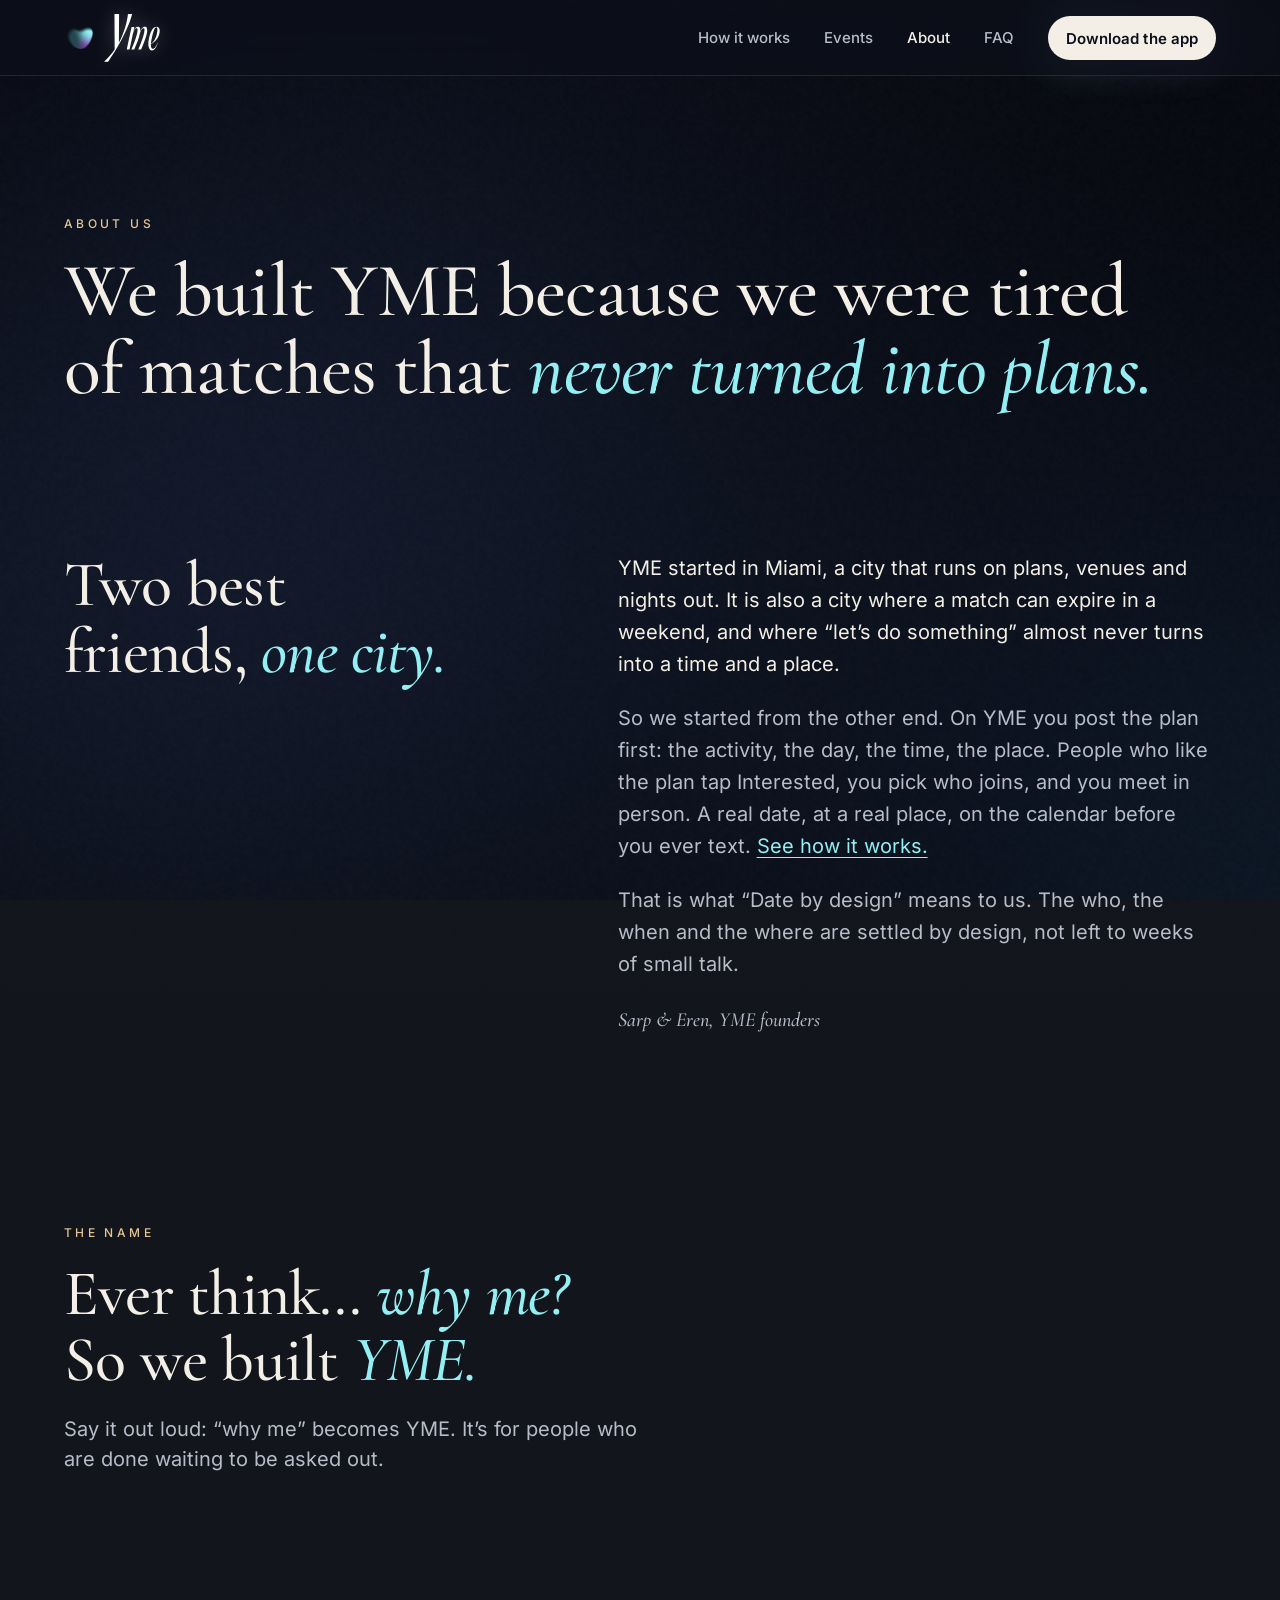
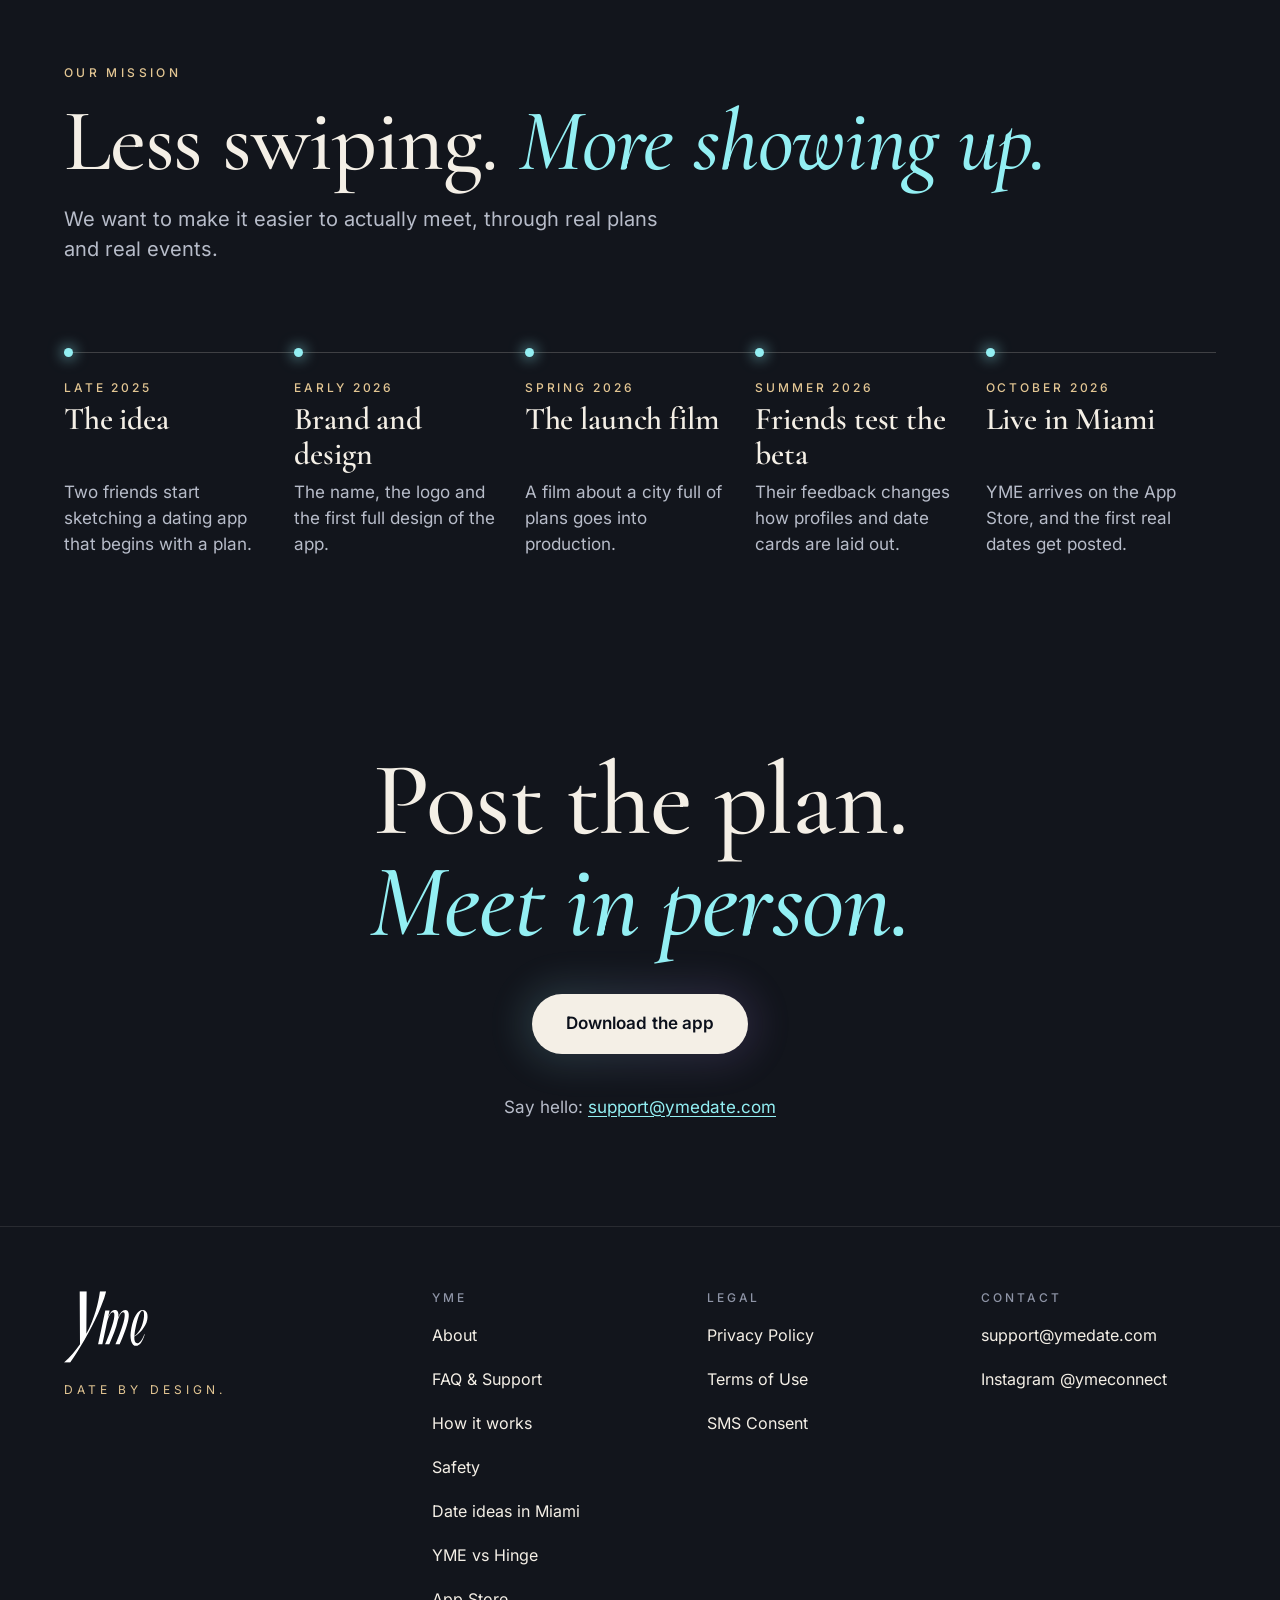
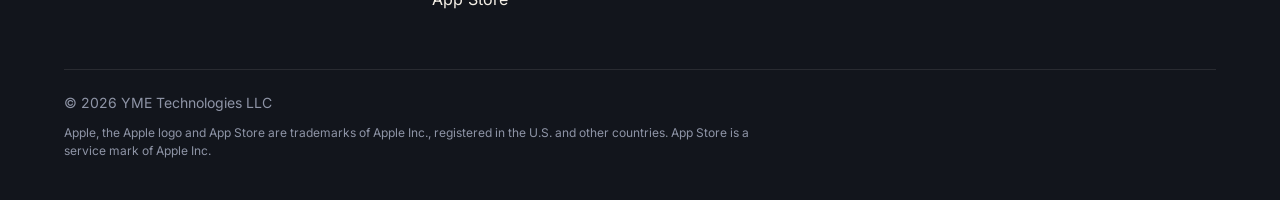
<file: about.html>
<!doctype html>
<html lang="en">
<head>
<meta charset="utf-8">
<meta name="viewport" content="width=device-width, initial-scale=1">
<meta name="theme-color" content="#12151C">
<meta name="color-scheme" content="dark">
<meta name="apple-itunes-app" content="app-id=6798671574">
<link rel="icon" type="image/png" sizes="32x32" href="/favicon-32.png">
<link rel="icon" type="image/png" sizes="180x180" href="/touch-icon-180.png">
<link rel="preload" href="/fonts/cormorant-garamond-latin-wght-normal.woff2" as="font" type="font/woff2" crossorigin>
<script>(function(){var d=document.documentElement,c=d.classList,r=false;c.add('js');try{r=matchMedia('(prefers-reduced-motion: reduce)').matches}catch(e){}if(!r)c.add('motion-ok');if(d.hasAttribute('data-intro')){var m=r?'skip':'play',always=true,q=/[?&]intro=1/.test(location.search);var seen=function(s){try{return !!window[s].getItem('yme-intro')}catch(e){return false}};if(!always&&!q&&(seen('localStorage')||seen('sessionStorage')))m='skip';if(/[?&]intro=0/.test(location.search))m='skip';c.add('intro-'+m)}})();</script>

<title>About YME: A Miami Dating App Built Around Plans</title>
<meta name="description" content="We built YME because we were tired of matches that never turned into plans. The story and the mission behind the Miami dating app where you post the plan first.">
<link rel="canonical" href="https://ymedate.com/about">
<meta property="og:type" content="website">
<meta property="og:site_name" content="YME">
<meta property="og:title" content="About YME: A Miami Dating App Built Around Plans">
<meta property="og:description" content="We built YME because we were tired of matches that never turned into plans.">
<meta property="og:url" content="https://ymedate.com/about">
<meta property="og:image" content="https://ymedate.com/og-image.jpg">
<meta name="twitter:card" content="summary_large_image">
<meta name="twitter:title" content="About YME: Date by design.">
<meta name="twitter:description" content="We built YME because we were tired of matches that never turned into plans.">
<meta name="twitter:image" content="https://ymedate.com/og-image.jpg">
<script type="application/ld+json">{"@context":"https://schema.org","@graph":[{"@type":"AboutPage","@id":"https://ymedate.com/about#page","url":"https://ymedate.com/about","name":"About YME","about":{"@id":"https://ymedate.com/#organization"},"isPartOf":{"@id":"https://ymedate.com/#website"}},{"@type":"BreadcrumbList","itemListElement":[{"@type":"ListItem","position":1,"name":"YME","item":"https://ymedate.com/"},{"@type":"ListItem","position":2,"name":"About","item":"https://ymedate.com/about"}]}]}</script>
<link rel="preload" href="/fonts/cormorant-garamond-latin-wght-italic.woff2" as="font" type="font/woff2" crossorigin>
  <script type="module" crossorigin src="/assets/reveal-DpUwiVIt.js"></script>
  <script type="module" crossorigin src="/assets/page-BFpLe_tW.js"></script>
  <link rel="stylesheet" crossorigin href="/assets/reveal-CkEYf-1e.css">
</head>
<body class="inner">
<svg width="0" height="0" style="position:absolute" aria-hidden="true" focusable="false"><defs><symbol id="yme-wordmark" viewBox="0 0 137 117" fill="currentColor"><path d="M135.743 46.4937C135.113 49.8055 134.011 52.9145 132.437 55.8208C130.863 58.7271 129.069 61.363 127.054 63.7286C125.039 66.0265 122.93 68.0542 120.727 69.8115C118.586 71.5687 116.571 72.9881 114.682 74.0695C114.43 81.3689 116.004 85.0187 119.404 85.0187C120.16 85.0187 120.978 84.8159 121.86 84.4104C122.741 84.0049 123.654 83.2614 124.599 82.18C125.606 81.031 126.645 79.5103 127.715 77.6178C128.785 75.7254 129.887 73.2922 131.021 70.3184L131.776 70.4197C127.998 82.9911 123.276 89.2767 117.61 89.2767C115.721 89.2767 114.084 88.6008 112.699 87.2491C111.314 85.8297 110.244 83.8697 109.488 81.3689C108.796 78.8006 108.449 75.7254 108.449 72.1432C108.512 68.5611 108.984 64.5396 109.866 60.0788C110.747 55.618 111.818 51.5966 113.077 48.0144C114.336 44.3647 115.753 41.2895 117.327 38.7887C118.964 36.2204 120.695 34.2603 122.521 32.9086C124.41 31.5568 126.393 30.881 128.471 30.881C130.108 30.881 131.461 31.2865 132.532 32.0975C133.665 32.9086 134.546 34.0238 135.176 35.4431C135.806 36.8625 136.152 38.5184 136.215 40.4108C136.341 42.3033 136.183 44.3309 135.743 46.4937ZM114.777 73.157C118.051 70.7915 121.01 67.4797 123.654 63.2217C126.361 58.896 128.345 53.489 129.604 47.0006C130.485 42.7426 130.769 39.1942 130.454 36.3556C130.139 33.5169 129.321 32.0975 127.998 32.0975C127.054 32.0975 126.078 32.7734 125.071 34.1252C124.126 35.4093 123.15 37.268 122.143 39.7011C121.199 42.1343 120.254 45.0744 119.31 48.5213C118.365 51.9683 117.484 55.8208 116.666 60.0788C116.099 62.7147 115.658 65.1141 115.343 67.2769C115.092 69.4397 114.903 71.3998 114.777 73.157Z"/><path d="M67.3704 31.6643H74.2851L72.0131 42.3369C73.3302 38.8772 74.9108 36.103 76.7547 34.0142C78.6645 31.9254 80.8048 30.881 83.1756 30.881C85.4805 30.881 87.061 31.958 87.9171 34.1121C88.7733 36.2009 89.0037 39.1057 88.6086 42.8264C89.9257 39.3015 91.5392 36.4294 93.449 34.21C95.4246 31.9906 97.6308 30.881 100.067 30.881C102.965 30.881 104.71 32.4802 105.303 35.6787C105.961 38.812 105.731 43.0223 104.611 48.3096C104.019 50.9206 103.228 53.7928 102.241 56.926C101.253 60.0592 100.133 63.323 98.882 66.7174C97.6966 70.0464 96.3795 73.4082 94.9307 76.8025C93.5477 80.1316 92.1648 83.3627 90.7818 86.496H83.867C85.3159 83.2974 86.7317 79.9357 88.1147 76.4108C89.5635 72.8859 90.9135 69.361 92.1648 65.8362C93.4819 62.3113 94.6343 58.9169 95.6222 55.6531C96.6759 52.3241 97.499 49.2887 98.0917 46.5471C98.8161 42.957 99.1125 40.0848 98.9808 37.9307C98.9149 35.7114 98.1247 34.6017 96.61 34.6017C95.0953 34.6017 93.5807 35.6787 92.066 37.8328C90.5513 39.9216 89.1684 43.0222 87.9171 47.1346C86.6 53.5969 84.6244 60.1898 81.9902 66.9132C79.356 73.6366 76.6559 80.1642 73.89 86.496H66.9752C68.424 83.2974 69.8399 79.9357 71.2229 76.4108C72.6717 72.8859 74.0217 69.361 75.273 65.8362C76.5901 62.3113 77.7425 58.9169 78.7304 55.6531C79.784 52.3241 80.6072 49.2887 81.1999 46.5471C81.9243 42.957 82.2207 40.0848 82.089 37.9307C82.0231 35.7114 81.2328 34.6017 79.7182 34.6017C77.8742 34.6017 76.0632 36.1357 74.2851 39.2036C72.5729 42.2716 71.0912 46.6777 69.8399 52.422L62.53 86.496H55.6152L67.3704 31.6643Z"/><path d="M0 116.312C5.13451 111.807 9.84989 107.091 14.1461 102.166C18.4423 97.2414 22.4242 92.1069 26.0917 86.7628L25.6202 0H36.9371L36.4655 69.6303C39.9235 63.2383 42.9099 56.8464 45.4247 50.4544C47.9396 44.0625 50.0877 37.8801 51.8691 31.9073C53.6504 25.9345 55.065 20.2761 56.1129 14.932C57.2655 9.48313 58.1038 4.5058 58.6278 0H68.6872C67.6393 4.92494 65.9628 10.4786 63.6575 16.661C61.457 22.7386 58.8373 29.1829 55.7985 35.994C52.7597 42.8051 49.4066 49.8257 45.7391 57.056C42.0716 64.1814 38.2469 71.2545 34.265 78.2751C30.2831 85.191 26.1965 91.8973 22.0051 98.394C17.9184 104.891 13.9365 110.864 10.0595 116.312H0Z"/></symbol></defs></svg>
<a class="skip-link" href="#main">Skip to content</a>
<header class="site-header" id="site-header">
  <div class="container site-header__inner">
    <a class="brand" href="/" aria-label="YME, home">
      <picture><source type="image/avif" srcset="/img/blob-320.avif"><img class="brand__mark" src="/img/blob-320.webp" width="320" height="277" alt="" decoding="async"></picture>
      <svg viewBox="0 0 137 117" aria-hidden="true" focusable="false"><use href="#yme-wordmark"/></svg>
    </a>
    <nav class="nav" aria-label="Primary">
      <a href="/#how">How it works</a>
      <a href="/#events">Events</a>
      <a href="/about">About</a>
      <a href="/faq">FAQ</a>
    </nav>
    <a class="btn btn--primary btn--sm" href="https://apps.apple.com/us/app/yme-date-by-design/id6798671574" target="_blank" rel="noopener" data-magnetic>Download the app<span class="vh">, YME on the App Store (opens in a new tab)</span></a>
    <button class="menu-toggle" type="button" aria-expanded="false" aria-controls="mobile-menu" aria-label="Menu"><span></span></button>
  </div>
</header>
<nav class="mobile-menu" id="mobile-menu" aria-label="Mobile" hidden>
  <a href="/#how">How it works</a>
  <a href="/#events">Events</a>
  <a href="/about">About</a>
  <a href="/faq">FAQ</a>
</nav>

<div class="page">
<div class="night" aria-hidden="true"></div>
<main id="main">

<section class="page-hero" aria-labelledby="about-title">
  <div class="page-hero__glow" aria-hidden="true"></div>
  <div class="container">
    <p class="eyebrow">About us</p>
    <h1 id="about-title" class="page-hero__title">We built YME because we were tired of matches that <em>never turned into plans.</em></h1>
  </div>
</section>

<section class="section story" aria-labelledby="story-title">
  <div class="container story__grid">
    <h2 id="story-title" data-split>Two best friends, <em>one city.</em></h2>
    <div class="prose">
      <p data-reveal>YME started in Miami, a city that runs on plans, venues and nights out. It is also a city where a match can expire in a weekend, and where “let’s do something” almost never turns into a time and a place.</p>
      <p data-reveal>So we started from the other end. On YME you post the plan first: the activity, the day, the time, the place. People who like the plan tap Interested, you pick who joins, and you meet in person. A real date, at a real place, on the calendar before you ever text. <a class="text-link" href="/how-it-works">See how it works.</a></p>
      <p data-reveal>That is what “Date by design” means to us. The who, the when and the where are settled by design, not left to weeks of small talk.</p>
      <p class="story__sign" data-reveal>Sarp &amp; Eren, YME founders</p>
    </div>
  </div>
</section>

<section class="section name" aria-labelledby="name-title">
  <div class="container name__inner">
    <p class="eyebrow" data-reveal>The name</p>
    <h2 id="name-title" data-split>Ever think… <em>why me?</em> So we built <em>YME.</em></h2>
    <p class="lead" data-reveal>Say it out loud: “why me” becomes YME. It’s for people who are done waiting to be asked out.</p>
  </div>
</section>

<section class="section mission" aria-labelledby="mission-title">
  <div class="container">
    <p class="eyebrow" data-reveal>Our mission</p>
    <h2 id="mission-title" class="mission__title" data-split>Less swiping. <em>More showing up.</em></h2>
    <p class="lead" data-reveal>We want to make it easier to actually meet, through real plans and real events.</p>
    <ol class="journey">
      <li data-reveal style="--i:0"><span>Late 2025</span><h3>The idea</h3><p>Two friends start sketching a dating app that begins with a plan.</p></li>
      <li data-reveal style="--i:1"><span>Early 2026</span><h3>Brand and design</h3><p>The name, the logo and the first full design of the app.</p></li>
      <li data-reveal style="--i:2"><span>Spring 2026</span><h3>The launch film</h3><p>A film about a city full of plans goes into production.</p></li>
      <li data-reveal style="--i:3"><span>Summer 2026</span><h3>Friends test the beta</h3><p>Their feedback changes how profiles and date cards are laid out.</p></li>
      <li data-reveal style="--i:4"><span>October 2026</span><h3>Live in Miami</h3><p>YME arrives on the App Store, and the first real dates get posted.</p></li>
    </ol>
  </div>
</section>

<section class="section final final--page" aria-labelledby="about-cta">
  <div class="final__glow" aria-hidden="true"></div>
  <div class="container final__inner">
    <h2 id="about-cta" class="final__title" data-split>Post the plan. <em>Meet in person.</em></h2>
    <div class="final__cta" data-reveal>
      <a class="btn btn--primary btn--lg" href="https://apps.apple.com/us/app/yme-date-by-design/id6798671574" target="_blank" rel="noopener" data-magnetic>Download the app<span class="vh">, YME on the App Store (opens in a new tab)</span></a>
    </div>
    <p class="final__q" data-reveal>Say hello: <a class="text-link" href="mailto:support@ymedate.com">support@ymedate.com</a></p>
  </div>
</section>

</main>
<footer class="site-footer">
  <div class="container">
    <div class="site-footer__grid">
      <div class="site-footer__brand">
        <a href="/" aria-label="YME, home"><svg viewBox="0 0 137 117" aria-hidden="true" focusable="false"><use href="#yme-wordmark"/></svg></a>
        <p class="site-footer__sig">Date by design.</p>
      </div>
      <div>
        <h2>YME</h2>
        <ul class="site-footer__list">
          <li><a href="/about">About</a></li>
          <li><a href="/faq">FAQ &amp; Support</a></li>
          <li><a href="/how-it-works">How it works</a></li>
          <li><a href="/safety">Safety</a></li>
          <li><a href="/date-ideas-miami">Date ideas in Miami</a></li>
          <li><a href="/hinge-alternative">YME vs Hinge</a></li>
          <li><a href="https://apps.apple.com/us/app/yme-date-by-design/id6798671574" target="_blank" rel="noopener">App Store<span class="vh"> (opens in a new tab)</span></a></li>
        </ul>
      </div>
      <div>
        <h2>Legal</h2>
        <ul class="site-footer__list">
          <li><a href="/privacy-policy">Privacy Policy</a></li>
          <li><a href="/terms-of-use">Terms of Use</a></li>
          <li><a href="/sms-consent">SMS Consent</a></li>
        </ul>
      </div>
      <div>
        <h2>Contact</h2>
        <ul class="site-footer__list">
          <li><a href="mailto:support@ymedate.com">support@ymedate.com</a></li>
          <li><a href="https://www.instagram.com/ymeconnect" target="_blank" rel="noopener">Instagram @ymeconnect<span class="vh"> (opens in a new tab)</span></a></li>
        </ul>
      </div>
    </div>
    <p class="site-footer__base">&copy; 2026 YME Technologies LLC</p>
    <p class="site-footer__tm">Apple, the Apple logo and App Store are trademarks of Apple Inc., registered in the U.S. and other countries. App Store is a service mark of Apple Inc.</p>
  </div>
</footer>

</div>
<div class="grain" aria-hidden="true"></div>
</body>
</html>
</file>
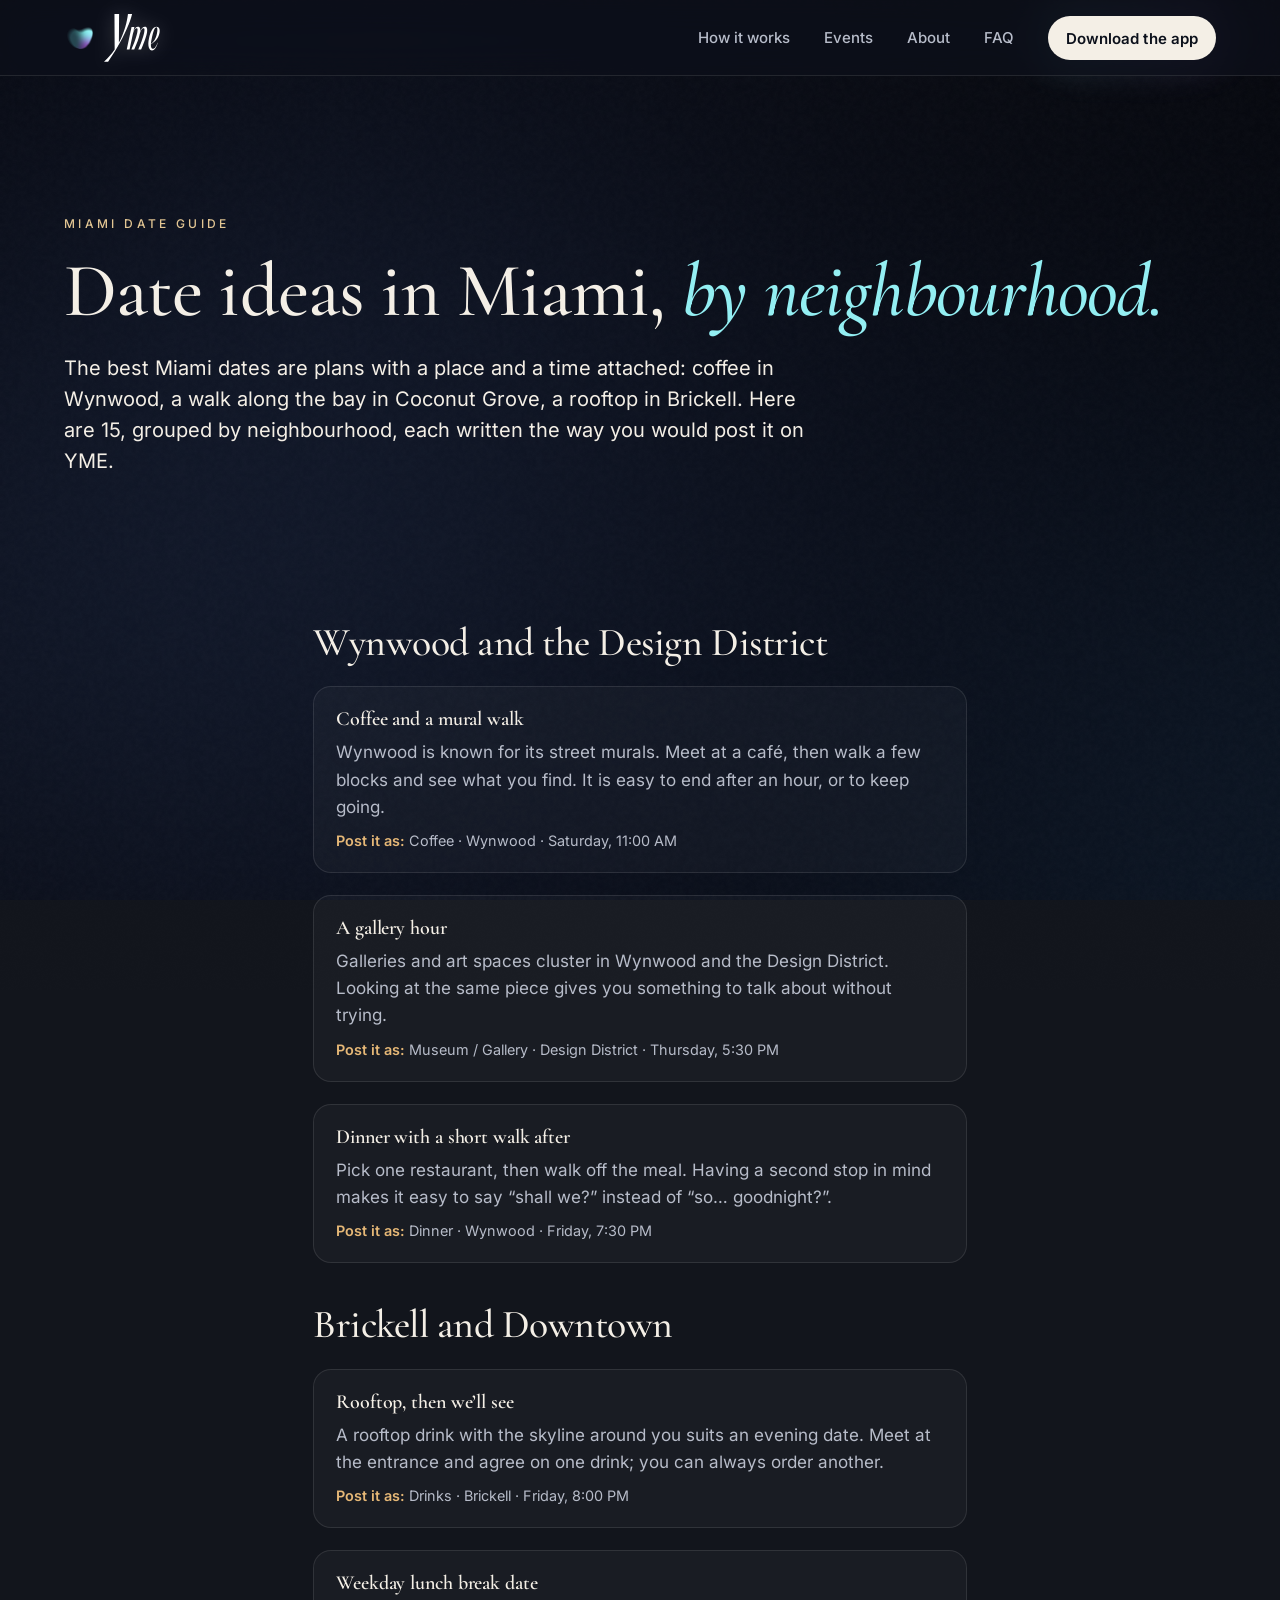
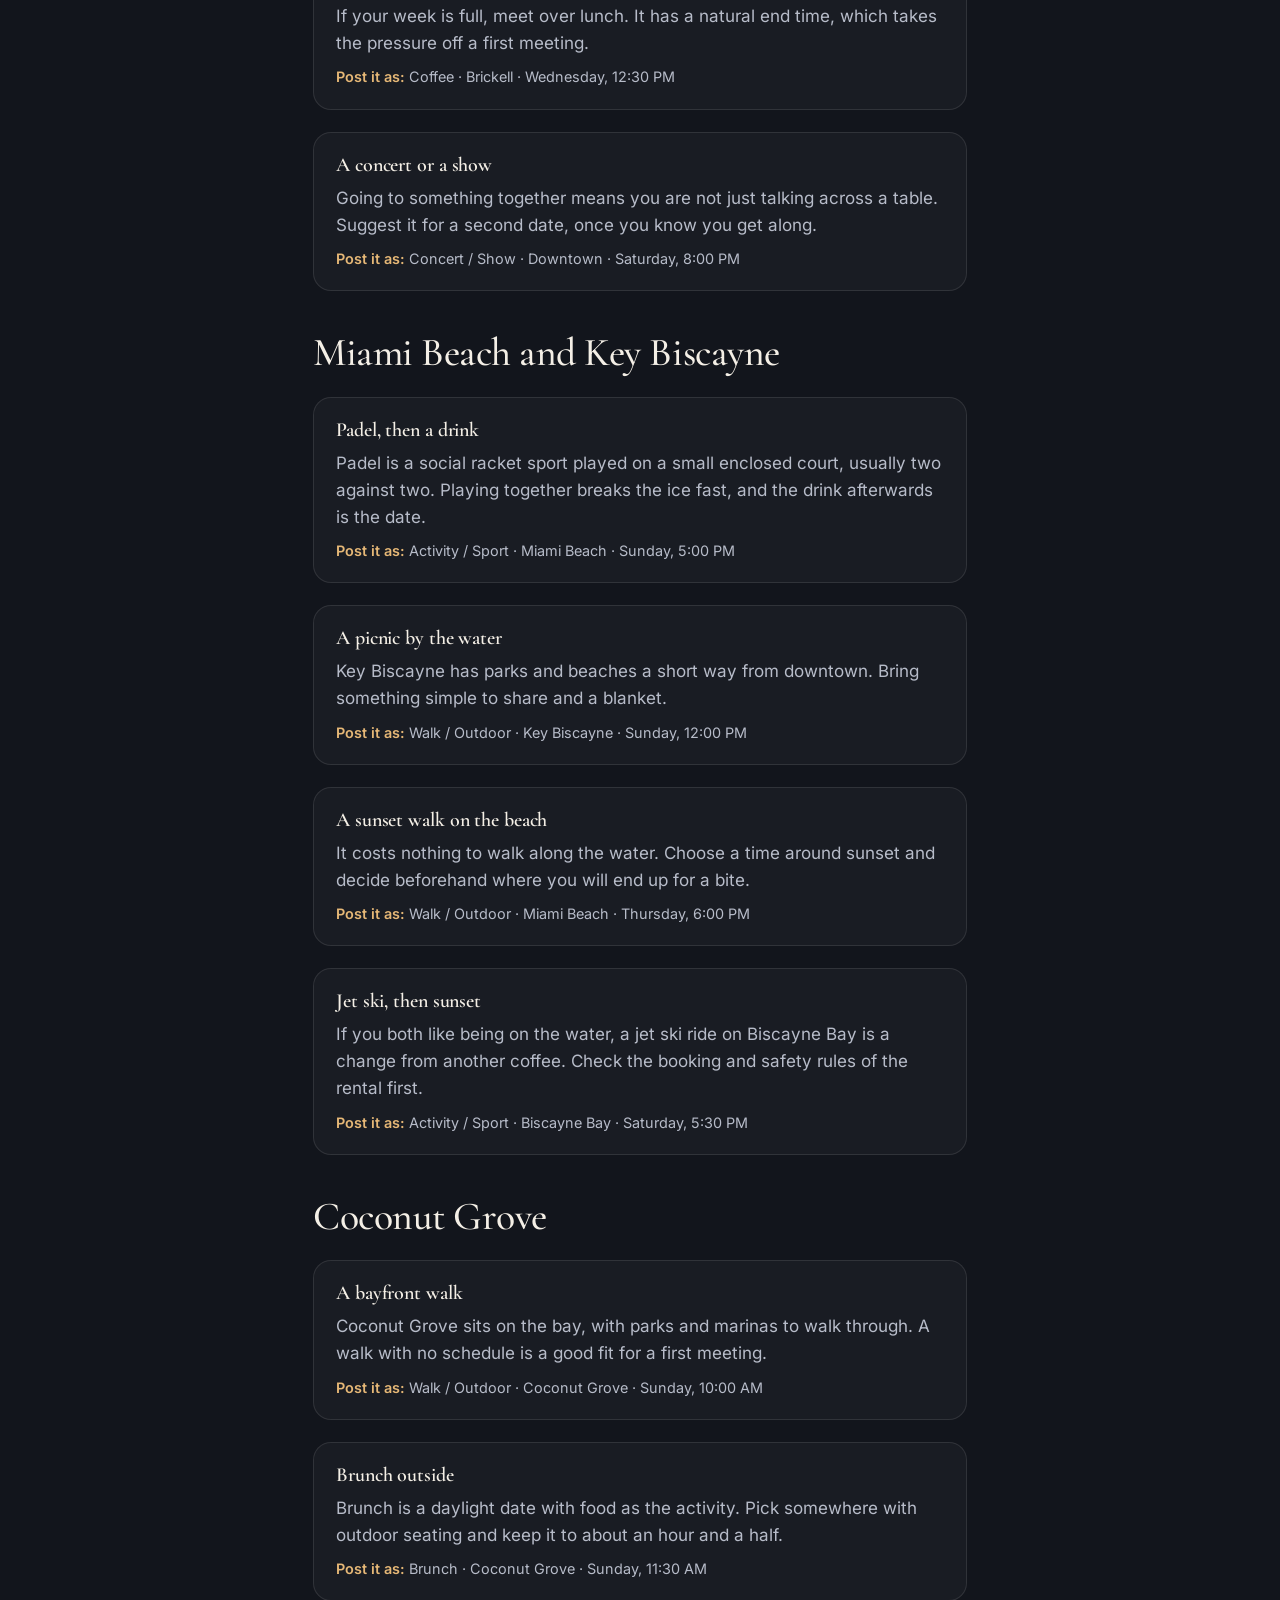
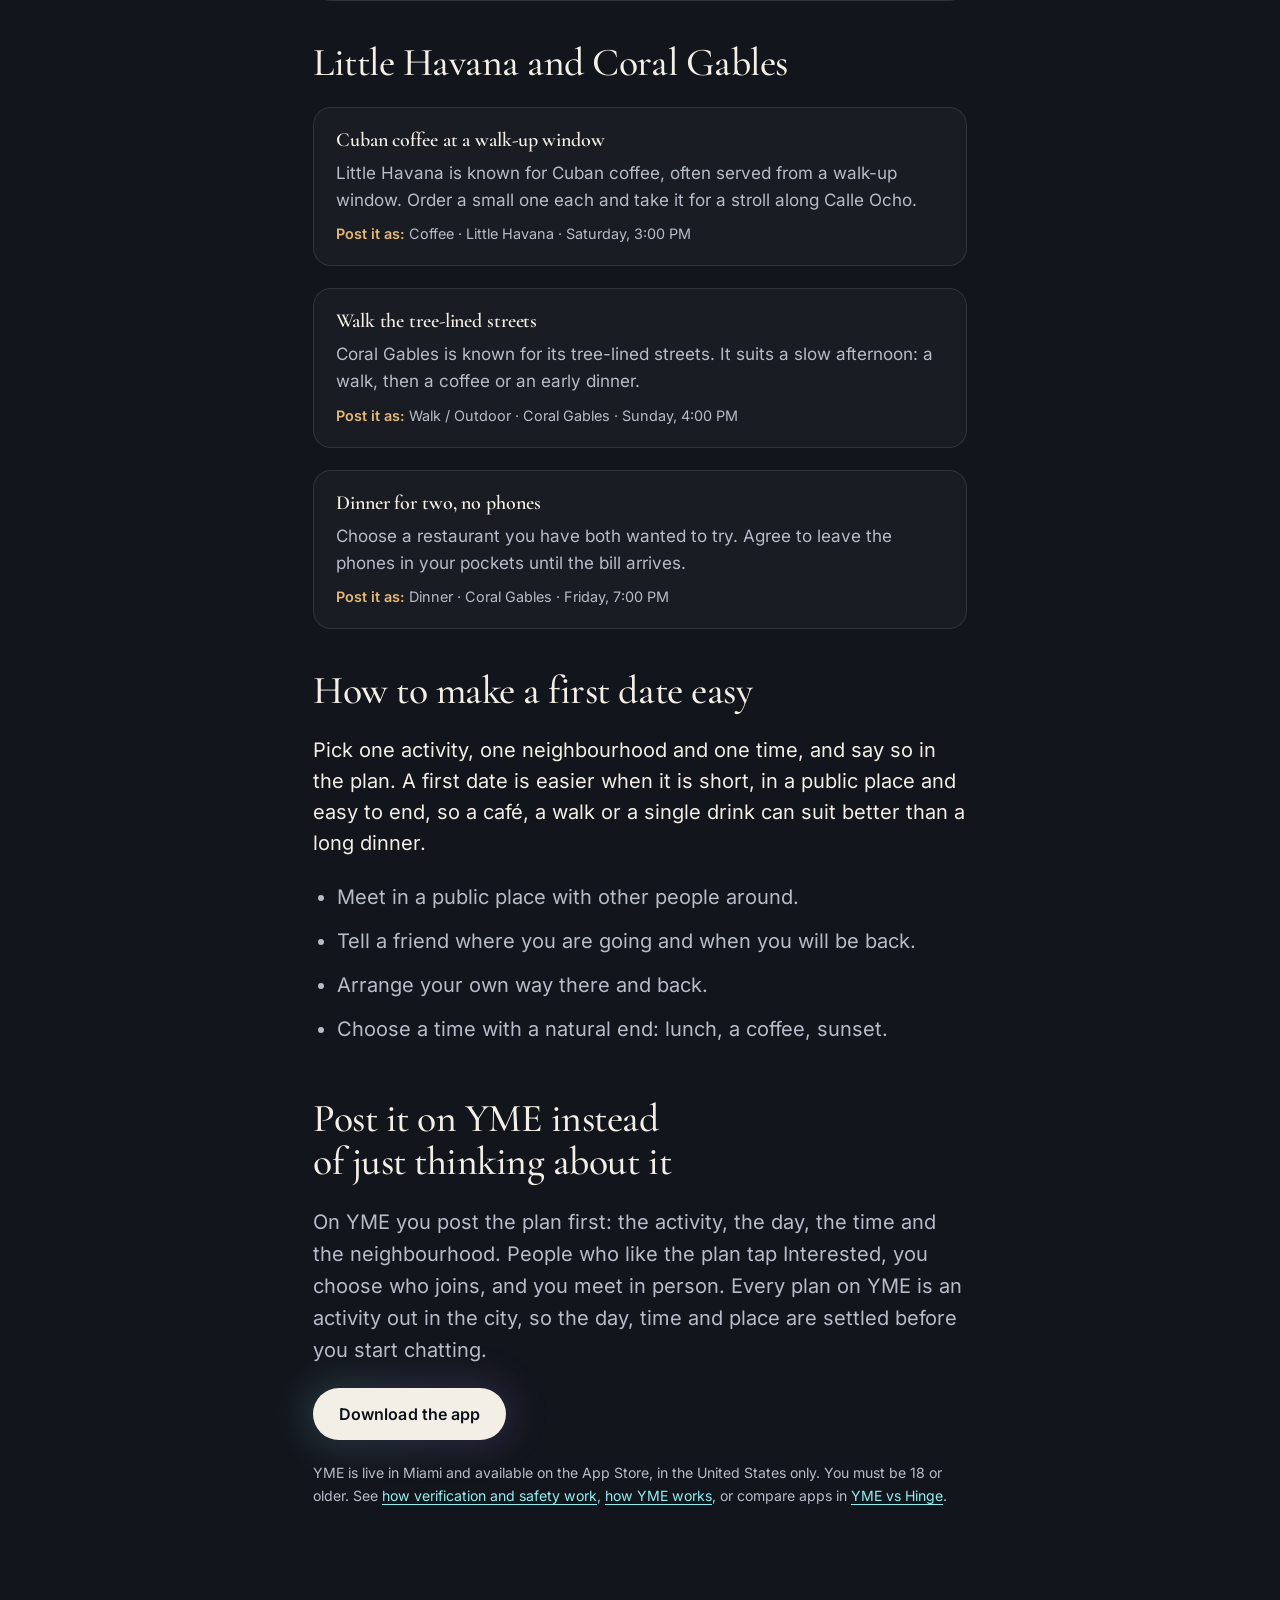
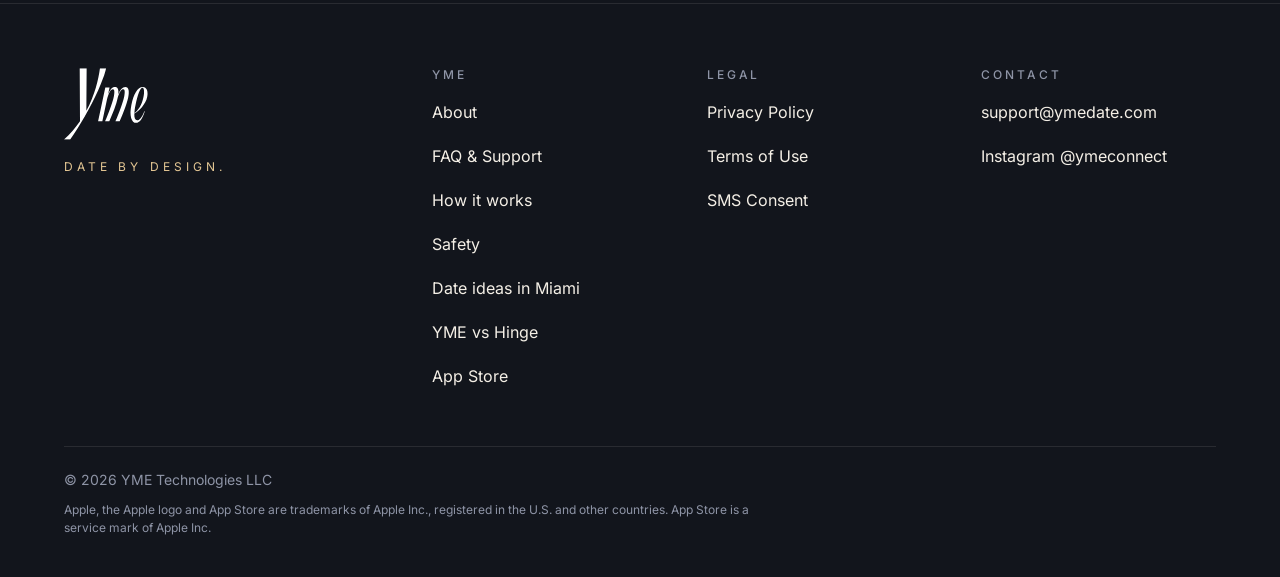
<file: date-ideas-miami.html>
<!doctype html>
<html lang="en">
<head>
<meta charset="utf-8">
<meta name="viewport" content="width=device-width, initial-scale=1">
<meta name="theme-color" content="#12151C">
<meta name="color-scheme" content="dark">
<meta name="apple-itunes-app" content="app-id=6798671574">
<link rel="icon" type="image/png" sizes="32x32" href="/favicon-32.png">
<link rel="icon" type="image/png" sizes="180x180" href="/touch-icon-180.png">
<link rel="preload" href="/fonts/cormorant-garamond-latin-wght-normal.woff2" as="font" type="font/woff2" crossorigin>
<script>(function(){var d=document.documentElement,c=d.classList,r=false;c.add('js');try{r=matchMedia('(prefers-reduced-motion: reduce)').matches}catch(e){}if(!r)c.add('motion-ok');if(d.hasAttribute('data-intro')){var m=r?'skip':'play',always=true,q=/[?&]intro=1/.test(location.search);var seen=function(s){try{return !!window[s].getItem('yme-intro')}catch(e){return false}};if(!always&&!q&&(seen('localStorage')||seen('sessionStorage')))m='skip';if(/[?&]intro=0/.test(location.search))m='skip';c.add('intro-'+m)}})();</script>

<title>Date Ideas in Miami: 15 Plans by Neighbourhood</title>
<meta name="description" content="Date ideas in Miami for a first date or a fifth: coffee in Wynwood, a sunset on Biscayne Bay, a rooftop in Brickell. Pick a plan, then post it on YME.">
<link rel="canonical" href="https://ymedate.com/date-ideas-miami">
<meta property="og:type" content="article">
<meta property="og:site_name" content="YME">
<meta property="og:title" content="Date Ideas in Miami: 15 Plans by Neighbourhood">
<meta property="og:description" content="Coffee in Wynwood, a sunset on Biscayne Bay, a rooftop in Brickell: 15 Miami date plans, neighbourhood by neighbourhood.">
<meta property="og:url" content="https://ymedate.com/date-ideas-miami">
<meta property="og:image" content="https://ymedate.com/og-image.jpg">
<meta name="twitter:card" content="summary_large_image">
<meta name="twitter:title" content="Date Ideas in Miami: 15 Plans by Neighbourhood">
<meta name="twitter:description" content="15 Miami date plans, neighbourhood by neighbourhood.">
<meta name="twitter:image" content="https://ymedate.com/og-image.jpg">
<link rel="preload" href="/fonts/cormorant-garamond-latin-wght-italic.woff2" as="font" type="font/woff2" crossorigin>
<script type="application/ld+json">{"@context":"https://schema.org","@type":"Article","headline":"Date Ideas in Miami: 15 Plans by Neighbourhood","url":"https://ymedate.com/date-ideas-miami","inLanguage":"en","datePublished":"2026-11-25","author":{"@id":"https://ymedate.com/#organization"},"publisher":{"@id":"https://ymedate.com/#organization"},"mainEntityOfPage":"https://ymedate.com/date-ideas-miami"}</script>
  <script type="module" crossorigin src="/assets/reveal-DpUwiVIt.js"></script>
  <script type="module" crossorigin src="/assets/page-BFpLe_tW.js"></script>
  <link rel="stylesheet" crossorigin href="/assets/reveal-CkEYf-1e.css">
</head>
<body class="inner">
<svg width="0" height="0" style="position:absolute" aria-hidden="true" focusable="false"><defs><symbol id="yme-wordmark" viewBox="0 0 137 117" fill="currentColor"><path d="M135.743 46.4937C135.113 49.8055 134.011 52.9145 132.437 55.8208C130.863 58.7271 129.069 61.363 127.054 63.7286C125.039 66.0265 122.93 68.0542 120.727 69.8115C118.586 71.5687 116.571 72.9881 114.682 74.0695C114.43 81.3689 116.004 85.0187 119.404 85.0187C120.16 85.0187 120.978 84.8159 121.86 84.4104C122.741 84.0049 123.654 83.2614 124.599 82.18C125.606 81.031 126.645 79.5103 127.715 77.6178C128.785 75.7254 129.887 73.2922 131.021 70.3184L131.776 70.4197C127.998 82.9911 123.276 89.2767 117.61 89.2767C115.721 89.2767 114.084 88.6008 112.699 87.2491C111.314 85.8297 110.244 83.8697 109.488 81.3689C108.796 78.8006 108.449 75.7254 108.449 72.1432C108.512 68.5611 108.984 64.5396 109.866 60.0788C110.747 55.618 111.818 51.5966 113.077 48.0144C114.336 44.3647 115.753 41.2895 117.327 38.7887C118.964 36.2204 120.695 34.2603 122.521 32.9086C124.41 31.5568 126.393 30.881 128.471 30.881C130.108 30.881 131.461 31.2865 132.532 32.0975C133.665 32.9086 134.546 34.0238 135.176 35.4431C135.806 36.8625 136.152 38.5184 136.215 40.4108C136.341 42.3033 136.183 44.3309 135.743 46.4937ZM114.777 73.157C118.051 70.7915 121.01 67.4797 123.654 63.2217C126.361 58.896 128.345 53.489 129.604 47.0006C130.485 42.7426 130.769 39.1942 130.454 36.3556C130.139 33.5169 129.321 32.0975 127.998 32.0975C127.054 32.0975 126.078 32.7734 125.071 34.1252C124.126 35.4093 123.15 37.268 122.143 39.7011C121.199 42.1343 120.254 45.0744 119.31 48.5213C118.365 51.9683 117.484 55.8208 116.666 60.0788C116.099 62.7147 115.658 65.1141 115.343 67.2769C115.092 69.4397 114.903 71.3998 114.777 73.157Z"/><path d="M67.3704 31.6643H74.2851L72.0131 42.3369C73.3302 38.8772 74.9108 36.103 76.7547 34.0142C78.6645 31.9254 80.8048 30.881 83.1756 30.881C85.4805 30.881 87.061 31.958 87.9171 34.1121C88.7733 36.2009 89.0037 39.1057 88.6086 42.8264C89.9257 39.3015 91.5392 36.4294 93.449 34.21C95.4246 31.9906 97.6308 30.881 100.067 30.881C102.965 30.881 104.71 32.4802 105.303 35.6787C105.961 38.812 105.731 43.0223 104.611 48.3096C104.019 50.9206 103.228 53.7928 102.241 56.926C101.253 60.0592 100.133 63.323 98.882 66.7174C97.6966 70.0464 96.3795 73.4082 94.9307 76.8025C93.5477 80.1316 92.1648 83.3627 90.7818 86.496H83.867C85.3159 83.2974 86.7317 79.9357 88.1147 76.4108C89.5635 72.8859 90.9135 69.361 92.1648 65.8362C93.4819 62.3113 94.6343 58.9169 95.6222 55.6531C96.6759 52.3241 97.499 49.2887 98.0917 46.5471C98.8161 42.957 99.1125 40.0848 98.9808 37.9307C98.9149 35.7114 98.1247 34.6017 96.61 34.6017C95.0953 34.6017 93.5807 35.6787 92.066 37.8328C90.5513 39.9216 89.1684 43.0222 87.9171 47.1346C86.6 53.5969 84.6244 60.1898 81.9902 66.9132C79.356 73.6366 76.6559 80.1642 73.89 86.496H66.9752C68.424 83.2974 69.8399 79.9357 71.2229 76.4108C72.6717 72.8859 74.0217 69.361 75.273 65.8362C76.5901 62.3113 77.7425 58.9169 78.7304 55.6531C79.784 52.3241 80.6072 49.2887 81.1999 46.5471C81.9243 42.957 82.2207 40.0848 82.089 37.9307C82.0231 35.7114 81.2328 34.6017 79.7182 34.6017C77.8742 34.6017 76.0632 36.1357 74.2851 39.2036C72.5729 42.2716 71.0912 46.6777 69.8399 52.422L62.53 86.496H55.6152L67.3704 31.6643Z"/><path d="M0 116.312C5.13451 111.807 9.84989 107.091 14.1461 102.166C18.4423 97.2414 22.4242 92.1069 26.0917 86.7628L25.6202 0H36.9371L36.4655 69.6303C39.9235 63.2383 42.9099 56.8464 45.4247 50.4544C47.9396 44.0625 50.0877 37.8801 51.8691 31.9073C53.6504 25.9345 55.065 20.2761 56.1129 14.932C57.2655 9.48313 58.1038 4.5058 58.6278 0H68.6872C67.6393 4.92494 65.9628 10.4786 63.6575 16.661C61.457 22.7386 58.8373 29.1829 55.7985 35.994C52.7597 42.8051 49.4066 49.8257 45.7391 57.056C42.0716 64.1814 38.2469 71.2545 34.265 78.2751C30.2831 85.191 26.1965 91.8973 22.0051 98.394C17.9184 104.891 13.9365 110.864 10.0595 116.312H0Z"/></symbol></defs></svg>
<a class="skip-link" href="#main">Skip to content</a>
<header class="site-header" id="site-header">
  <div class="container site-header__inner">
    <a class="brand" href="/" aria-label="YME, home">
      <picture><source type="image/avif" srcset="/img/blob-320.avif"><img class="brand__mark" src="/img/blob-320.webp" width="320" height="277" alt="" decoding="async"></picture>
      <svg viewBox="0 0 137 117" aria-hidden="true" focusable="false"><use href="#yme-wordmark"/></svg>
    </a>
    <nav class="nav" aria-label="Primary">
      <a href="/#how">How it works</a>
      <a href="/#events">Events</a>
      <a href="/about">About</a>
      <a href="/faq">FAQ</a>
    </nav>
    <a class="btn btn--primary btn--sm" href="https://apps.apple.com/us/app/yme-date-by-design/id6798671574" target="_blank" rel="noopener" data-magnetic>Download the app<span class="vh">, YME on the App Store (opens in a new tab)</span></a>
    <button class="menu-toggle" type="button" aria-expanded="false" aria-controls="mobile-menu" aria-label="Menu"><span></span></button>
  </div>
</header>
<nav class="mobile-menu" id="mobile-menu" aria-label="Mobile" hidden>
  <a href="/#how">How it works</a>
  <a href="/#events">Events</a>
  <a href="/about">About</a>
  <a href="/faq">FAQ</a>
</nav>

<div class="page">
<div class="night" aria-hidden="true"></div>
<main id="main">

<section class="page-hero" aria-labelledby="ideas-title">
  <div class="page-hero__glow" aria-hidden="true"></div>
  <div class="container">
    <p class="eyebrow">Miami date guide</p>
    <h1 id="ideas-title" class="page-hero__title">Date ideas in Miami, <em>by neighbourhood.</em></h1>
    <p class="guide__answer">The best Miami dates are plans with a place and a time attached: coffee in Wynwood, a walk along the bay in Coconut Grove, a rooftop in Brickell. Here are 15, grouped by neighbourhood, each written the way you would post it on YME.</p>
  </div>
</section>

<section class="section guide" aria-label="Date ideas">
  <div class="container guide__wrap">

    <div class="guide__group" data-reveal>
      <h2>Wynwood and the Design District</h2>
      <article class="idea"><h3>Coffee and a mural walk</h3><p>Wynwood is known for its street murals. Meet at a café, then walk a few blocks and see what you find. It is easy to end after an hour, or to keep going.</p><p class="idea__plan"><b>Post it as:</b> Coffee · Wynwood · Saturday, 11:00 AM</p></article>
      <article class="idea"><h3>A gallery hour</h3><p>Galleries and art spaces cluster in Wynwood and the Design District. Looking at the same piece gives you something to talk about without trying.</p><p class="idea__plan"><b>Post it as:</b> Museum / Gallery · Design District · Thursday, 5:30 PM</p></article>
      <article class="idea"><h3>Dinner with a short walk after</h3><p>Pick one restaurant, then walk off the meal. Having a second stop in mind makes it easy to say “shall we?” instead of “so… goodnight?”.</p><p class="idea__plan"><b>Post it as:</b> Dinner · Wynwood · Friday, 7:30 PM</p></article>
    </div>

    <div class="guide__group" data-reveal>
      <h2>Brickell and Downtown</h2>
      <article class="idea"><h3>Rooftop, then we’ll see</h3><p>A rooftop drink with the skyline around you suits an evening date. Meet at the entrance and agree on one drink; you can always order another.</p><p class="idea__plan"><b>Post it as:</b> Drinks · Brickell · Friday, 8:00 PM</p></article>
      <article class="idea"><h3>Weekday lunch break date</h3><p>If your week is full, meet over lunch. It has a natural end time, which takes the pressure off a first meeting.</p><p class="idea__plan"><b>Post it as:</b> Coffee · Brickell · Wednesday, 12:30 PM</p></article>
      <article class="idea"><h3>A concert or a show</h3><p>Going to something together means you are not just talking across a table. Suggest it for a second date, once you know you get along.</p><p class="idea__plan"><b>Post it as:</b> Concert / Show · Downtown · Saturday, 8:00 PM</p></article>
    </div>

    <div class="guide__group" data-reveal>
      <h2>Miami Beach and Key Biscayne</h2>
      <article class="idea"><h3>Padel, then a drink</h3><p>Padel is a social racket sport played on a small enclosed court, usually two against two. Playing together breaks the ice fast, and the drink afterwards is the date.</p><p class="idea__plan"><b>Post it as:</b> Activity / Sport · Miami Beach · Sunday, 5:00 PM</p></article>
      <article class="idea"><h3>A picnic by the water</h3><p>Key Biscayne has parks and beaches a short way from downtown. Bring something simple to share and a blanket.</p><p class="idea__plan"><b>Post it as:</b> Walk / Outdoor · Key Biscayne · Sunday, 12:00 PM</p></article>
      <article class="idea"><h3>A sunset walk on the beach</h3><p>It costs nothing to walk along the water. Choose a time around sunset and decide beforehand where you will end up for a bite.</p><p class="idea__plan"><b>Post it as:</b> Walk / Outdoor · Miami Beach · Thursday, 6:00 PM</p></article>
      <article class="idea"><h3>Jet ski, then sunset</h3><p>If you both like being on the water, a jet ski ride on Biscayne Bay is a change from another coffee. Check the booking and safety rules of the rental first.</p><p class="idea__plan"><b>Post it as:</b> Activity / Sport · Biscayne Bay · Saturday, 5:30 PM</p></article>
    </div>

    <div class="guide__group" data-reveal>
      <h2>Coconut Grove</h2>
      <article class="idea"><h3>A bayfront walk</h3><p>Coconut Grove sits on the bay, with parks and marinas to walk through. A walk with no schedule is a good fit for a first meeting.</p><p class="idea__plan"><b>Post it as:</b> Walk / Outdoor · Coconut Grove · Sunday, 10:00 AM</p></article>
      <article class="idea"><h3>Brunch outside</h3><p>Brunch is a daylight date with food as the activity. Pick somewhere with outdoor seating and keep it to about an hour and a half.</p><p class="idea__plan"><b>Post it as:</b> Brunch · Coconut Grove · Sunday, 11:30 AM</p></article>
    </div>

    <div class="guide__group" data-reveal>
      <h2>Little Havana and Coral Gables</h2>
      <article class="idea"><h3>Cuban coffee at a walk-up window</h3><p>Little Havana is known for Cuban coffee, often served from a walk-up window. Order a small one each and take it for a stroll along Calle Ocho.</p><p class="idea__plan"><b>Post it as:</b> Coffee · Little Havana · Saturday, 3:00 PM</p></article>
      <article class="idea"><h3>Walk the tree-lined streets</h3><p>Coral Gables is known for its tree-lined streets. It suits a slow afternoon: a walk, then a coffee or an early dinner.</p><p class="idea__plan"><b>Post it as:</b> Walk / Outdoor · Coral Gables · Sunday, 4:00 PM</p></article>
      <article class="idea"><h3>Dinner for two, no phones</h3><p>Choose a restaurant you have both wanted to try. Agree to leave the phones in your pockets until the bill arrives.</p><p class="idea__plan"><b>Post it as:</b> Dinner · Coral Gables · Friday, 7:00 PM</p></article>
    </div>

    <div class="guide__group" data-reveal>
      <h2>How to make a first date easy</h2>
      <p class="guide__answer">Pick one activity, one neighbourhood and one time, and say so in the plan. A first date is easier when it is short, in a public place and easy to end, so a café, a walk or a single drink can suit better than a long dinner.</p>
      <ul class="prose">
        <li>Meet in a public place with other people around.</li>
        <li>Tell a friend where you are going and when you will be back.</li>
        <li>Arrange your own way there and back.</li>
        <li>Choose a time with a natural end: lunch, a coffee, sunset.</li>
      </ul>
    </div>

    <div class="guide__group" data-reveal>
      <h2>Post it on YME instead of just thinking about it</h2>
      <p class="prose">On YME you post the plan first: the activity, the day, the time and the neighbourhood. People who like the plan tap Interested, you choose who joins, and you meet in person. Every plan on YME is an activity out in the city, so the day, time and place are settled before you start chatting.</p>
      <p><a class="btn btn--primary" href="https://apps.apple.com/us/app/yme-date-by-design/id6798671574" target="_blank" rel="noopener">Download the app<span class="vh">, YME on the App Store (opens in a new tab)</span></a></p>
      <p class="sources">YME is live in Miami and available on the App Store, in the United States only. You must be 18 or older. See <a class="text-link" href="/safety">how verification and safety work</a>, <a class="text-link" href="/how-it-works">how YME works</a>, or compare apps in <a class="text-link" href="/hinge-alternative">YME vs Hinge</a>.</p>
    </div>

  </div>
</section>

</main>
<footer class="site-footer">
  <div class="container">
    <div class="site-footer__grid">
      <div class="site-footer__brand">
        <a href="/" aria-label="YME, home"><svg viewBox="0 0 137 117" aria-hidden="true" focusable="false"><use href="#yme-wordmark"/></svg></a>
        <p class="site-footer__sig">Date by design.</p>
      </div>
      <div>
        <h2>YME</h2>
        <ul class="site-footer__list">
          <li><a href="/about">About</a></li>
          <li><a href="/faq">FAQ &amp; Support</a></li>
          <li><a href="/how-it-works">How it works</a></li>
          <li><a href="/safety">Safety</a></li>
          <li><a href="/date-ideas-miami">Date ideas in Miami</a></li>
          <li><a href="/hinge-alternative">YME vs Hinge</a></li>
          <li><a href="https://apps.apple.com/us/app/yme-date-by-design/id6798671574" target="_blank" rel="noopener">App Store<span class="vh"> (opens in a new tab)</span></a></li>
        </ul>
      </div>
      <div>
        <h2>Legal</h2>
        <ul class="site-footer__list">
          <li><a href="/privacy-policy">Privacy Policy</a></li>
          <li><a href="/terms-of-use">Terms of Use</a></li>
          <li><a href="/sms-consent">SMS Consent</a></li>
        </ul>
      </div>
      <div>
        <h2>Contact</h2>
        <ul class="site-footer__list">
          <li><a href="mailto:support@ymedate.com">support@ymedate.com</a></li>
          <li><a href="https://www.instagram.com/ymeconnect" target="_blank" rel="noopener">Instagram @ymeconnect<span class="vh"> (opens in a new tab)</span></a></li>
        </ul>
      </div>
    </div>
    <p class="site-footer__base">&copy; 2026 YME Technologies LLC</p>
    <p class="site-footer__tm">Apple, the Apple logo and App Store are trademarks of Apple Inc., registered in the U.S. and other countries. App Store is a service mark of Apple Inc.</p>
  </div>
</footer>

</div>
<div class="grain" aria-hidden="true"></div>
</body>
</html>
</file>
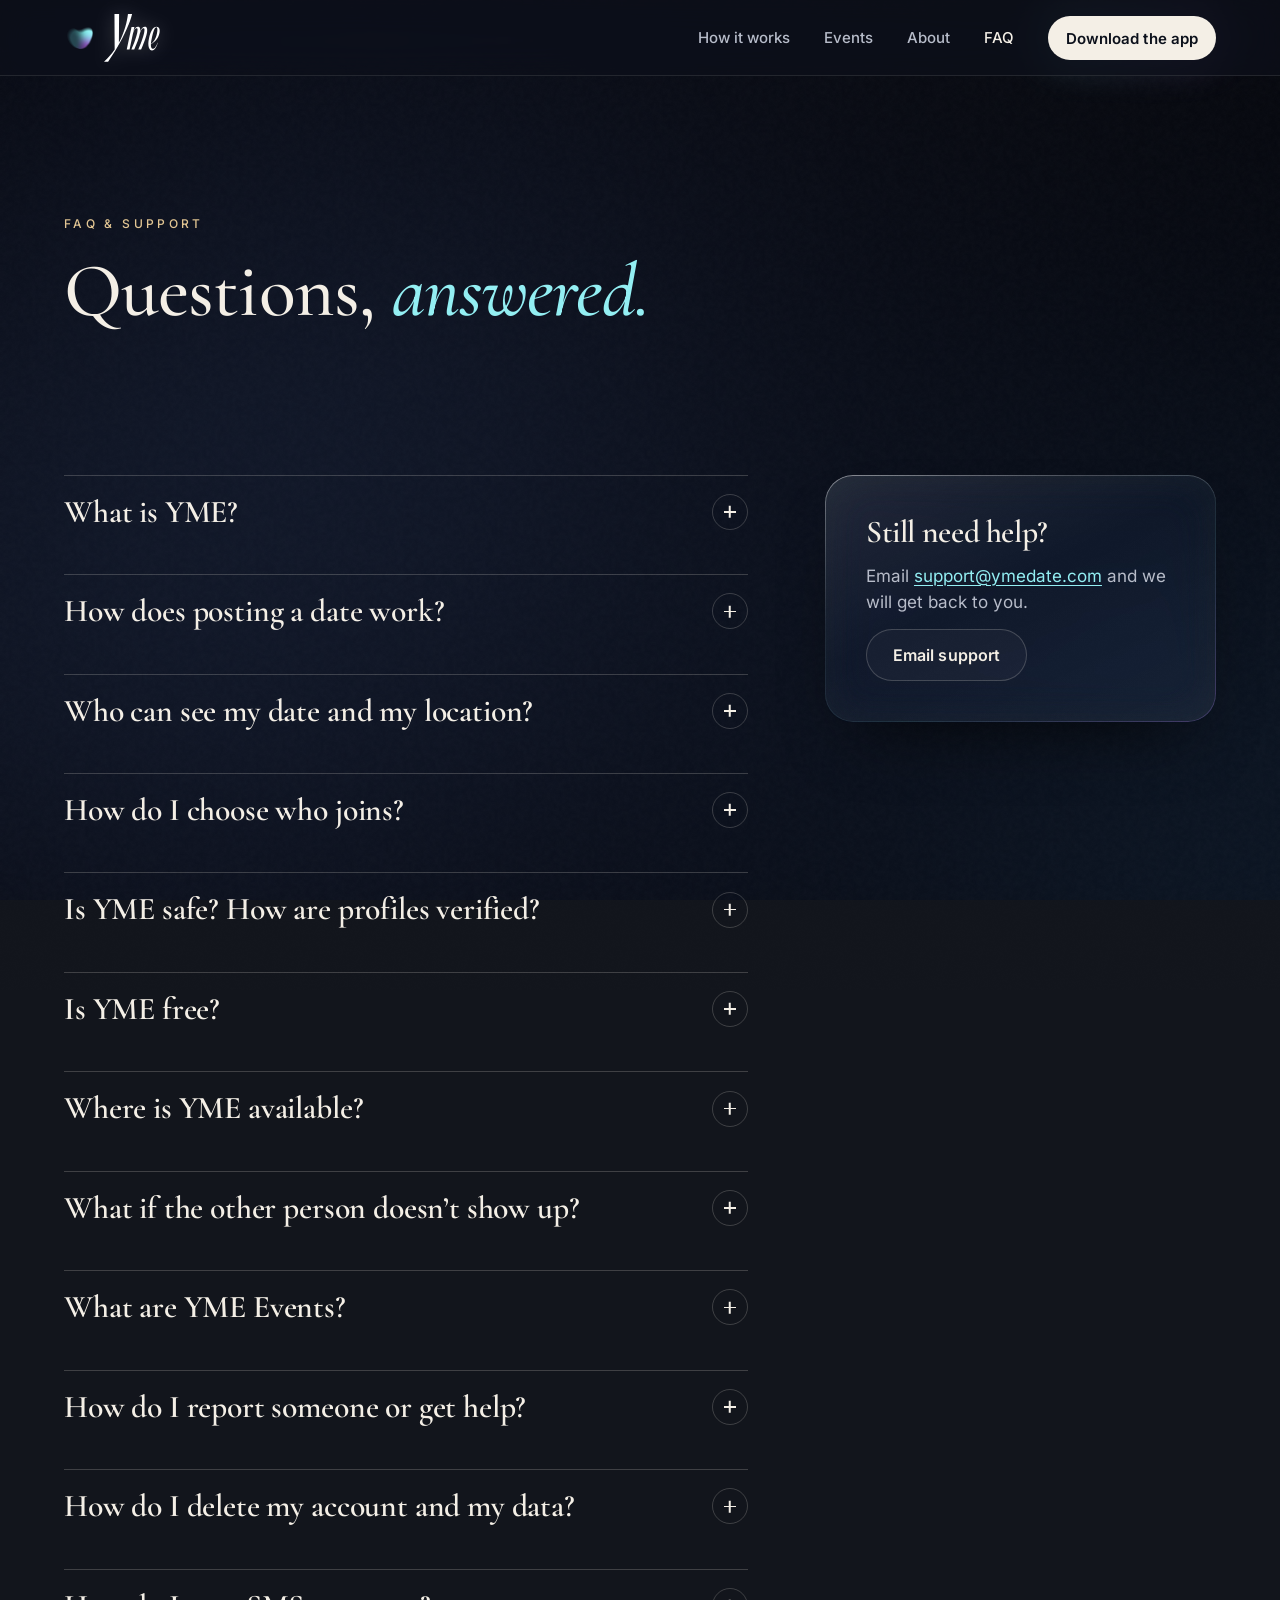
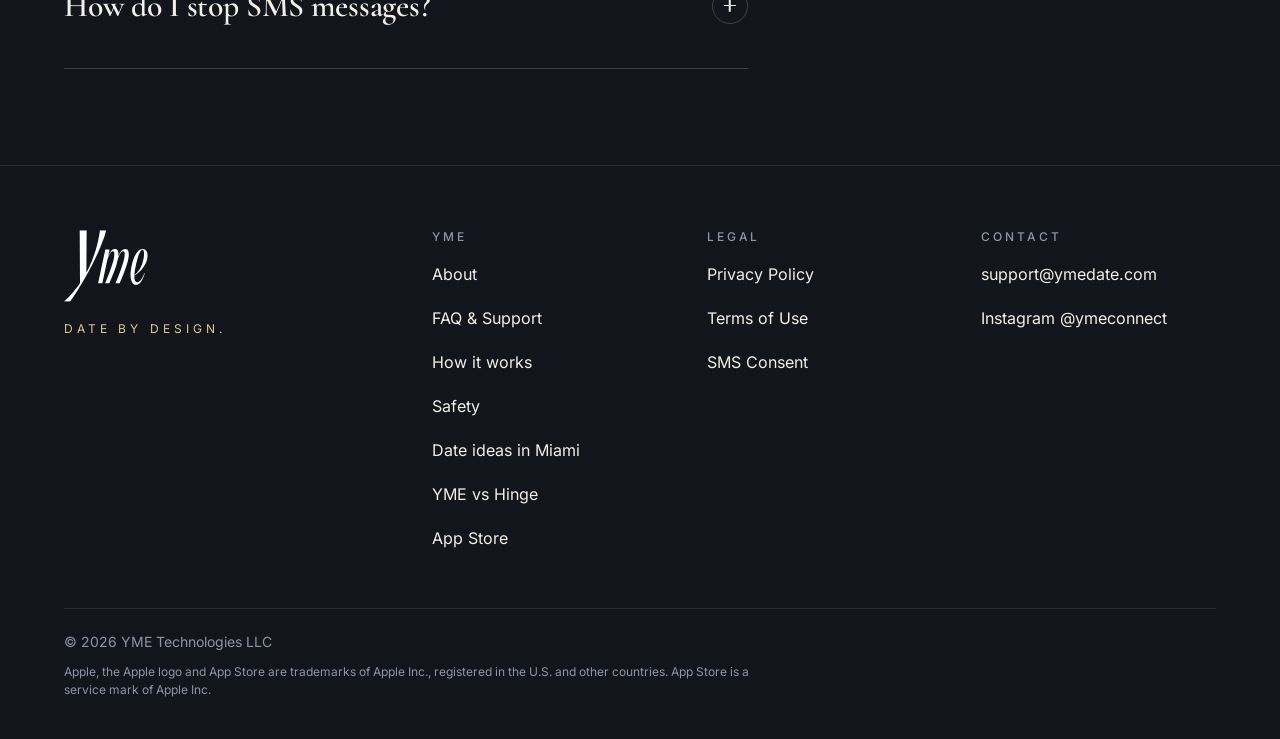
<file: faq.html>
<!doctype html>
<html lang="en">
<head>
<meta charset="utf-8">
<meta name="viewport" content="width=device-width, initial-scale=1">
<meta name="theme-color" content="#12151C">
<meta name="color-scheme" content="dark">
<meta name="apple-itunes-app" content="app-id=6798671574">
<link rel="icon" type="image/png" sizes="32x32" href="/favicon-32.png">
<link rel="icon" type="image/png" sizes="180x180" href="/touch-icon-180.png">
<link rel="preload" href="/fonts/cormorant-garamond-latin-wght-normal.woff2" as="font" type="font/woff2" crossorigin>
<script>(function(){var d=document.documentElement,c=d.classList,r=false;c.add('js');try{r=matchMedia('(prefers-reduced-motion: reduce)').matches}catch(e){}if(!r)c.add('motion-ok');if(d.hasAttribute('data-intro')){var m=r?'skip':'play',always=true,q=/[?&]intro=1/.test(location.search);var seen=function(s){try{return !!window[s].getItem('yme-intro')}catch(e){return false}};if(!always&&!q&&(seen('localStorage')||seen('sessionStorage')))m='skip';if(/[?&]intro=0/.test(location.search))m='skip';c.add('intro-'+m)}})();</script>

<title>YME FAQ &amp; Support: Safety, Verification, How It Works</title>
<meta name="description" content="How YME works: posting a date, choosing who joins, safety and verification, where it is available, YME Events, deleting your data. Support: support@ymedate.com.">
<link rel="canonical" href="https://ymedate.com/faq">
<meta property="og:type" content="website">
<meta property="og:site_name" content="YME">
<meta property="og:title" content="YME FAQ &amp; Support: Safety, Verification, How It Works">
<meta property="og:description" content="Answers about posting a date, safety, availability, your data and getting help.">
<meta property="og:url" content="https://ymedate.com/faq">
<meta property="og:image" content="https://ymedate.com/og-image.jpg">
<meta name="twitter:card" content="summary_large_image">
<meta name="twitter:title" content="YME FAQ &amp; Support: Safety, Verification, How It Works">
<meta name="twitter:description" content="Answers about posting a date, safety, availability, your data and getting help.">
<meta name="twitter:image" content="https://ymedate.com/og-image.jpg">
<link rel="preload" href="/fonts/cormorant-garamond-latin-wght-italic.woff2" as="font" type="font/woff2" crossorigin>
<script type="application/ld+json">{"@context":"https://schema.org","@type":"FAQPage","mainEntity":[{"@type":"Question","name":"What is YME?","acceptedAnswer":{"@type":"Answer","text":"YME is a Miami dating app built around plans, not profiles. You post a plan, people who like it tap Interested, you pick who joins, and you meet in person. The name comes from “why me?”. Say it out loud and it becomes YME. Comparing apps? See YME vs Hinge."}},{"@type":"Question","name":"How does posting a date work?","acceptedAnswer":{"@type":"Answer","text":"Pick the activity, the day, the time, the neighbourhood and the venue, then post. It takes under a minute. Coffee, padel, a rooftop: if you can plan it, it’s a date. See how YME works or browse date ideas in Miami."}},{"@type":"Question","name":"How do I choose who joins?","acceptedAnswer":{"@type":"Answer","text":"You see everyone who tapped Interested on your plan, and you pick one person. Then the chat opens, just to sort out the details. One person, one date, one focus."}},{"@type":"Question","name":"Is YME safe? How are profiles verified?","acceptedAnswer":{"@type":"Answer","text":"Meeting new people always carries some risk, and no app can remove it. Here is what YME does. Your phone number is verified with a one-time code. With your consent, you also take a short live face scan. We compare it with your profile photos. This checks that you are a real person and that you match them. Verification is not a background check. You can report and block other members in the app. If you are ever in danger right now, call 911 first. More in the Privacy Policy and the Terms of Use. See also how verification and safety work."}},{"@type":"Question","name":"Is YME free?","acceptedAnswer":{"@type":"Answer","text":"YME is free to use, with an optional Premium upgrade."}},{"@type":"Question","name":"Where is YME available?","acceptedAnswer":{"@type":"Answer","text":"Live in Miami. YME is on the App Store, in the United States only. You must be 18 or older to use it. Not in Miami yet? Get notified when YME comes to your city."}},{"@type":"Question","name":"What if the other person doesn’t show up?","acceptedAnswer":{"@type":"Answer","text":"If someone doesn’t show up for a plan they accepted, you get your invitation back. A first no-show can bring a warning. If it happens again, that person’s invitations can be suspended for a while. Repeated no-shows can lead to the account being suspended or closed. There are never any fines. Cancelling because you don’t feel safe never counts against you, even at the door. The Terms of Use (section 9) have the details."}},{"@type":"Question","name":"What are YME Events?","acceptedAnswer":{"@type":"Answer","text":"YME nights are coming to Miami. The idea: get a ticket and see who else is going and would like company. Then agree to meet one person at the door and walk in together. Never walk in alone."}},{"@type":"Question","name":"How do I report someone or get help?","acceptedAnswer":{"@type":"Answer","text":"In the app, you can block and report other members. You can also report content, messages and profiles. For anything else, email support@ymedate.com. If you are in danger right now, call 911 first. Reporting to YME does not replace emergency services."}},{"@type":"Question","name":"How do I delete my account and my data?","acceptedAnswer":{"@type":"Answer","text":"You can delete your account at any time in the app. It closes immediately: you are signed out and your profile disappears. Within 30 days, we delete your photos, messages, profile, location point and face verification data. Backups clear within 90 days. Some safety and abuse records are kept, as the Privacy Policy explains. Deleting your account does not cancel a subscription. Cancel it separately in your phone’s subscription settings. For any request about your data, write to privacy@ymedate.com."}},{"@type":"Question","name":"How do I stop SMS messages?","acceptedAnswer":{"@type":"Answer","text":"YME sends one kind of text: a one-time code to verify your phone number. There are no marketing texts. Reply STOP to any message to unsubscribe, or HELP for help. If you opt out, phone sign-in is unavailable until you opt back in. See SMS Consent."}}]}</script>
  <script type="module" crossorigin src="/assets/reveal-DpUwiVIt.js"></script>
  <script type="module" crossorigin src="/assets/page-BFpLe_tW.js"></script>
  <link rel="stylesheet" crossorigin href="/assets/reveal-CkEYf-1e.css">
</head>
<body class="inner">
<svg width="0" height="0" style="position:absolute" aria-hidden="true" focusable="false"><defs><symbol id="yme-wordmark" viewBox="0 0 137 117" fill="currentColor"><path d="M135.743 46.4937C135.113 49.8055 134.011 52.9145 132.437 55.8208C130.863 58.7271 129.069 61.363 127.054 63.7286C125.039 66.0265 122.93 68.0542 120.727 69.8115C118.586 71.5687 116.571 72.9881 114.682 74.0695C114.43 81.3689 116.004 85.0187 119.404 85.0187C120.16 85.0187 120.978 84.8159 121.86 84.4104C122.741 84.0049 123.654 83.2614 124.599 82.18C125.606 81.031 126.645 79.5103 127.715 77.6178C128.785 75.7254 129.887 73.2922 131.021 70.3184L131.776 70.4197C127.998 82.9911 123.276 89.2767 117.61 89.2767C115.721 89.2767 114.084 88.6008 112.699 87.2491C111.314 85.8297 110.244 83.8697 109.488 81.3689C108.796 78.8006 108.449 75.7254 108.449 72.1432C108.512 68.5611 108.984 64.5396 109.866 60.0788C110.747 55.618 111.818 51.5966 113.077 48.0144C114.336 44.3647 115.753 41.2895 117.327 38.7887C118.964 36.2204 120.695 34.2603 122.521 32.9086C124.41 31.5568 126.393 30.881 128.471 30.881C130.108 30.881 131.461 31.2865 132.532 32.0975C133.665 32.9086 134.546 34.0238 135.176 35.4431C135.806 36.8625 136.152 38.5184 136.215 40.4108C136.341 42.3033 136.183 44.3309 135.743 46.4937ZM114.777 73.157C118.051 70.7915 121.01 67.4797 123.654 63.2217C126.361 58.896 128.345 53.489 129.604 47.0006C130.485 42.7426 130.769 39.1942 130.454 36.3556C130.139 33.5169 129.321 32.0975 127.998 32.0975C127.054 32.0975 126.078 32.7734 125.071 34.1252C124.126 35.4093 123.15 37.268 122.143 39.7011C121.199 42.1343 120.254 45.0744 119.31 48.5213C118.365 51.9683 117.484 55.8208 116.666 60.0788C116.099 62.7147 115.658 65.1141 115.343 67.2769C115.092 69.4397 114.903 71.3998 114.777 73.157Z"/><path d="M67.3704 31.6643H74.2851L72.0131 42.3369C73.3302 38.8772 74.9108 36.103 76.7547 34.0142C78.6645 31.9254 80.8048 30.881 83.1756 30.881C85.4805 30.881 87.061 31.958 87.9171 34.1121C88.7733 36.2009 89.0037 39.1057 88.6086 42.8264C89.9257 39.3015 91.5392 36.4294 93.449 34.21C95.4246 31.9906 97.6308 30.881 100.067 30.881C102.965 30.881 104.71 32.4802 105.303 35.6787C105.961 38.812 105.731 43.0223 104.611 48.3096C104.019 50.9206 103.228 53.7928 102.241 56.926C101.253 60.0592 100.133 63.323 98.882 66.7174C97.6966 70.0464 96.3795 73.4082 94.9307 76.8025C93.5477 80.1316 92.1648 83.3627 90.7818 86.496H83.867C85.3159 83.2974 86.7317 79.9357 88.1147 76.4108C89.5635 72.8859 90.9135 69.361 92.1648 65.8362C93.4819 62.3113 94.6343 58.9169 95.6222 55.6531C96.6759 52.3241 97.499 49.2887 98.0917 46.5471C98.8161 42.957 99.1125 40.0848 98.9808 37.9307C98.9149 35.7114 98.1247 34.6017 96.61 34.6017C95.0953 34.6017 93.5807 35.6787 92.066 37.8328C90.5513 39.9216 89.1684 43.0222 87.9171 47.1346C86.6 53.5969 84.6244 60.1898 81.9902 66.9132C79.356 73.6366 76.6559 80.1642 73.89 86.496H66.9752C68.424 83.2974 69.8399 79.9357 71.2229 76.4108C72.6717 72.8859 74.0217 69.361 75.273 65.8362C76.5901 62.3113 77.7425 58.9169 78.7304 55.6531C79.784 52.3241 80.6072 49.2887 81.1999 46.5471C81.9243 42.957 82.2207 40.0848 82.089 37.9307C82.0231 35.7114 81.2328 34.6017 79.7182 34.6017C77.8742 34.6017 76.0632 36.1357 74.2851 39.2036C72.5729 42.2716 71.0912 46.6777 69.8399 52.422L62.53 86.496H55.6152L67.3704 31.6643Z"/><path d="M0 116.312C5.13451 111.807 9.84989 107.091 14.1461 102.166C18.4423 97.2414 22.4242 92.1069 26.0917 86.7628L25.6202 0H36.9371L36.4655 69.6303C39.9235 63.2383 42.9099 56.8464 45.4247 50.4544C47.9396 44.0625 50.0877 37.8801 51.8691 31.9073C53.6504 25.9345 55.065 20.2761 56.1129 14.932C57.2655 9.48313 58.1038 4.5058 58.6278 0H68.6872C67.6393 4.92494 65.9628 10.4786 63.6575 16.661C61.457 22.7386 58.8373 29.1829 55.7985 35.994C52.7597 42.8051 49.4066 49.8257 45.7391 57.056C42.0716 64.1814 38.2469 71.2545 34.265 78.2751C30.2831 85.191 26.1965 91.8973 22.0051 98.394C17.9184 104.891 13.9365 110.864 10.0595 116.312H0Z"/></symbol></defs></svg>
<a class="skip-link" href="#main">Skip to content</a>
<header class="site-header" id="site-header">
  <div class="container site-header__inner">
    <a class="brand" href="/" aria-label="YME, home">
      <picture><source type="image/avif" srcset="/img/blob-320.avif"><img class="brand__mark" src="/img/blob-320.webp" width="320" height="277" alt="" decoding="async"></picture>
      <svg viewBox="0 0 137 117" aria-hidden="true" focusable="false"><use href="#yme-wordmark"/></svg>
    </a>
    <nav class="nav" aria-label="Primary">
      <a href="/#how">How it works</a>
      <a href="/#events">Events</a>
      <a href="/about">About</a>
      <a href="/faq">FAQ</a>
    </nav>
    <a class="btn btn--primary btn--sm" href="https://apps.apple.com/us/app/yme-date-by-design/id6798671574" target="_blank" rel="noopener" data-magnetic>Download the app<span class="vh">, YME on the App Store (opens in a new tab)</span></a>
    <button class="menu-toggle" type="button" aria-expanded="false" aria-controls="mobile-menu" aria-label="Menu"><span></span></button>
  </div>
</header>
<nav class="mobile-menu" id="mobile-menu" aria-label="Mobile" hidden>
  <a href="/#how">How it works</a>
  <a href="/#events">Events</a>
  <a href="/about">About</a>
  <a href="/faq">FAQ</a>
</nav>

<div class="page">
<div class="night" aria-hidden="true"></div>
<main id="main">

<section class="page-hero page-hero--short" aria-labelledby="faq-title">
  <div class="page-hero__glow" aria-hidden="true"></div>
  <div class="container">
    <p class="eyebrow">FAQ &amp; Support</p>
    <h1 id="faq-title" class="page-hero__title">Questions, <em>answered.</em></h1>
  </div>
</section>

<section class="section faq" aria-label="Frequently asked questions">
  <div class="container faq__wrap">
        <div class="faq__list" data-faq>
<div class="faq-item" data-reveal style="--i:0">
  <h2 class="faq-item__q"><button type="button" aria-expanded="true" aria-controls="faq-1" id="faq-1-btn"><span>What is YME?</span><i aria-hidden="true"></i></button></h2>
  <div class="faq-item__a" id="faq-1"><div class="faq-item__inner"><p>YME is a Miami dating app built around plans, not profiles. You post a plan, people who like it tap Interested, you pick who joins, and you meet in person.</p>
<p>The name comes from “why me?”. Say it out loud and it becomes YME. Comparing apps? See <a class="text-link" href="/hinge-alternative">YME vs Hinge</a>.</p></div></div>
</div>
<div class="faq-item" data-reveal style="--i:1">
  <h2 class="faq-item__q"><button type="button" aria-expanded="true" aria-controls="faq-2" id="faq-2-btn"><span>How does posting a date work?</span><i aria-hidden="true"></i></button></h2>
  <div class="faq-item__a" id="faq-2"><div class="faq-item__inner"><p>Pick the activity, the day, the time, the neighbourhood and the venue, then post. It takes under a minute.</p>
<p>Coffee, padel, a rooftop: if you can plan it, it’s a date. See <a class="text-link" href="/how-it-works">how YME works</a> or browse <a class="text-link" href="/date-ideas-miami">date ideas in Miami</a>.</p></div></div>
</div>
<div class="faq-item" data-reveal style="--i:2">
  <h2 class="faq-item__q"><button type="button" aria-expanded="true" aria-controls="faq-3" id="faq-3-btn"><span>Who can see my date and my location?</span><i aria-hidden="true"></i></button></h2>
  <div class="faq-item__a" id="faq-3"><div class="faq-item__inner"><p>Your plan shows the activity, the time and the place. You choose who joins.</p>
<p>YME collects your location only while the app is open, and never in the background. The <a class="text-link" href="/privacy-policy">Privacy Policy</a> has the details.</p></div></div>
</div>
<div class="faq-item" data-reveal style="--i:3">
  <h2 class="faq-item__q"><button type="button" aria-expanded="true" aria-controls="faq-4" id="faq-4-btn"><span>How do I choose who joins?</span><i aria-hidden="true"></i></button></h2>
  <div class="faq-item__a" id="faq-4"><div class="faq-item__inner"><p>You see everyone who tapped Interested on your plan, and you pick one person. Then the chat opens, just to sort out the details.</p>
<p>One person, one date, one focus.</p></div></div>
</div>
<div class="faq-item" data-reveal style="--i:4">
  <h2 class="faq-item__q"><button type="button" aria-expanded="true" aria-controls="faq-5" id="faq-5-btn"><span>Is YME safe? How are profiles verified?</span><i aria-hidden="true"></i></button></h2>
  <div class="faq-item__a" id="faq-5"><div class="faq-item__inner"><p>Meeting new people always carries some risk, and no app can remove it. Here is what YME does.</p>
<p>Your phone number is verified with a one-time code. With your consent, you also take a short live face scan. We compare it with your profile photos. This checks that you are a real person and that you match them. Verification is not a background check.</p>
<p>You can report and block other members in the app. If you are ever in danger right now, call 911 first.</p>
<p>More in the <a class="text-link" href="/privacy-policy">Privacy Policy</a> and the <a class="text-link" href="/terms-of-use">Terms of Use</a>. See also <a class="text-link" href="/safety">how verification and safety work</a>.</p></div></div>
</div>
<div class="faq-item" data-reveal style="--i:5">
  <h2 class="faq-item__q"><button type="button" aria-expanded="true" aria-controls="faq-6" id="faq-6-btn"><span>Is YME free?</span><i aria-hidden="true"></i></button></h2>
  <div class="faq-item__a" id="faq-6"><div class="faq-item__inner"><p>YME is free to use, with an optional Premium upgrade.</p></div></div>
</div>
<div class="faq-item" data-reveal style="--i:5">
  <h2 class="faq-item__q"><button type="button" aria-expanded="true" aria-controls="faq-7" id="faq-7-btn"><span>Where is YME available?</span><i aria-hidden="true"></i></button></h2>
  <div class="faq-item__a" id="faq-7"><div class="faq-item__inner"><p>Live in Miami. YME is on the App Store, in the United States only. You must be 18 or older to use it.</p>
<p>Not in Miami yet? <a class="text-link" href="/#notify">Get notified</a> when YME comes to your city.</p></div></div>
</div>
<div class="faq-item" data-reveal style="--i:5">
  <h2 class="faq-item__q"><button type="button" aria-expanded="true" aria-controls="faq-8" id="faq-8-btn"><span>What if the other person doesn’t show up?</span><i aria-hidden="true"></i></button></h2>
  <div class="faq-item__a" id="faq-8"><div class="faq-item__inner"><p>If someone doesn’t show up for a plan they accepted, you get your invitation back.</p>
<p>A first no-show can bring a warning. If it happens again, that person’s invitations can be suspended for a while. Repeated no-shows can lead to the account being suspended or closed. There are never any fines.</p>
<p>Cancelling because you don’t feel safe never counts against you, even at the door. The <a class="text-link" href="/terms-of-use">Terms of Use</a> (section 9) have the details.</p></div></div>
</div>
<div class="faq-item" data-reveal style="--i:5">
  <h2 class="faq-item__q"><button type="button" aria-expanded="true" aria-controls="faq-9" id="faq-9-btn"><span>What are YME Events?</span><i aria-hidden="true"></i></button></h2>
  <div class="faq-item__a" id="faq-9"><div class="faq-item__inner"><p>YME nights are coming to Miami. The idea: get a ticket and see who else is going and would like company. Then agree to meet one person at the door and walk in together.</p>
<p>Never walk in alone.</p></div></div>
</div>
<div class="faq-item" data-reveal style="--i:5">
  <h2 class="faq-item__q"><button type="button" aria-expanded="true" aria-controls="faq-10" id="faq-10-btn"><span>How do I report someone or get help?</span><i aria-hidden="true"></i></button></h2>
  <div class="faq-item__a" id="faq-10"><div class="faq-item__inner"><p>In the app, you can block and report other members. You can also report content, messages and profiles.</p>
<p>For anything else, email <a class="text-link" href="mailto:support@ymedate.com">support@ymedate.com</a>. If you are in danger right now, call 911 first. Reporting to YME does not replace emergency services.</p></div></div>
</div>
<div class="faq-item" data-reveal style="--i:5">
  <h2 class="faq-item__q"><button type="button" aria-expanded="true" aria-controls="faq-11" id="faq-11-btn"><span>How do I delete my account and my data?</span><i aria-hidden="true"></i></button></h2>
  <div class="faq-item__a" id="faq-11"><div class="faq-item__inner"><p>You can delete your account at any time in the app. It closes immediately: you are signed out and your profile disappears.</p>
<p>Within 30 days, we delete your photos, messages, profile, location point and face verification data. Backups clear within 90 days. Some safety and abuse records are kept, as the <a class="text-link" href="/privacy-policy">Privacy Policy</a> explains.</p>
<p>Deleting your account does not cancel a subscription. Cancel it separately in your phone’s subscription settings. For any request about your data, write to <a class="text-link" href="mailto:privacy@ymedate.com">privacy@ymedate.com</a>.</p></div></div>
</div>
<div class="faq-item" data-reveal style="--i:5">
  <h2 class="faq-item__q"><button type="button" aria-expanded="true" aria-controls="faq-12" id="faq-12-btn"><span>How do I stop SMS messages?</span><i aria-hidden="true"></i></button></h2>
  <div class="faq-item__a" id="faq-12"><div class="faq-item__inner"><p>YME sends one kind of text: a one-time code to verify your phone number. There are no marketing texts.</p>
<p>Reply STOP to any message to unsubscribe, or HELP for help. If you opt out, phone sign-in is unavailable until you opt back in. See <a class="text-link" href="/sms-consent">SMS Consent</a>.</p></div></div>
</div>
    </div>

    <aside class="support card" aria-labelledby="support-title" data-reveal>
      <h2 id="support-title">Still need help?</h2>
      <p>Email <a class="text-link" href="mailto:support@ymedate.com">support@ymedate.com</a> and we will get back to you.</p>
      <a class="btn btn--line" href="mailto:support@ymedate.com">Email support</a>
    </aside>
  </div>
</section>

</main>
<footer class="site-footer">
  <div class="container">
    <div class="site-footer__grid">
      <div class="site-footer__brand">
        <a href="/" aria-label="YME, home"><svg viewBox="0 0 137 117" aria-hidden="true" focusable="false"><use href="#yme-wordmark"/></svg></a>
        <p class="site-footer__sig">Date by design.</p>
      </div>
      <div>
        <h2>YME</h2>
        <ul class="site-footer__list">
          <li><a href="/about">About</a></li>
          <li><a href="/faq">FAQ &amp; Support</a></li>
          <li><a href="/how-it-works">How it works</a></li>
          <li><a href="/safety">Safety</a></li>
          <li><a href="/date-ideas-miami">Date ideas in Miami</a></li>
          <li><a href="/hinge-alternative">YME vs Hinge</a></li>
          <li><a href="https://apps.apple.com/us/app/yme-date-by-design/id6798671574" target="_blank" rel="noopener">App Store<span class="vh"> (opens in a new tab)</span></a></li>
        </ul>
      </div>
      <div>
        <h2>Legal</h2>
        <ul class="site-footer__list">
          <li><a href="/privacy-policy">Privacy Policy</a></li>
          <li><a href="/terms-of-use">Terms of Use</a></li>
          <li><a href="/sms-consent">SMS Consent</a></li>
        </ul>
      </div>
      <div>
        <h2>Contact</h2>
        <ul class="site-footer__list">
          <li><a href="mailto:support@ymedate.com">support@ymedate.com</a></li>
          <li><a href="https://www.instagram.com/ymeconnect" target="_blank" rel="noopener">Instagram @ymeconnect<span class="vh"> (opens in a new tab)</span></a></li>
        </ul>
      </div>
    </div>
    <p class="site-footer__base">&copy; 2026 YME Technologies LLC</p>
    <p class="site-footer__tm">Apple, the Apple logo and App Store are trademarks of Apple Inc., registered in the U.S. and other countries. App Store is a service mark of Apple Inc.</p>
  </div>
</footer>

</div>
<div class="grain" aria-hidden="true"></div>
</body>
</html>
</file>
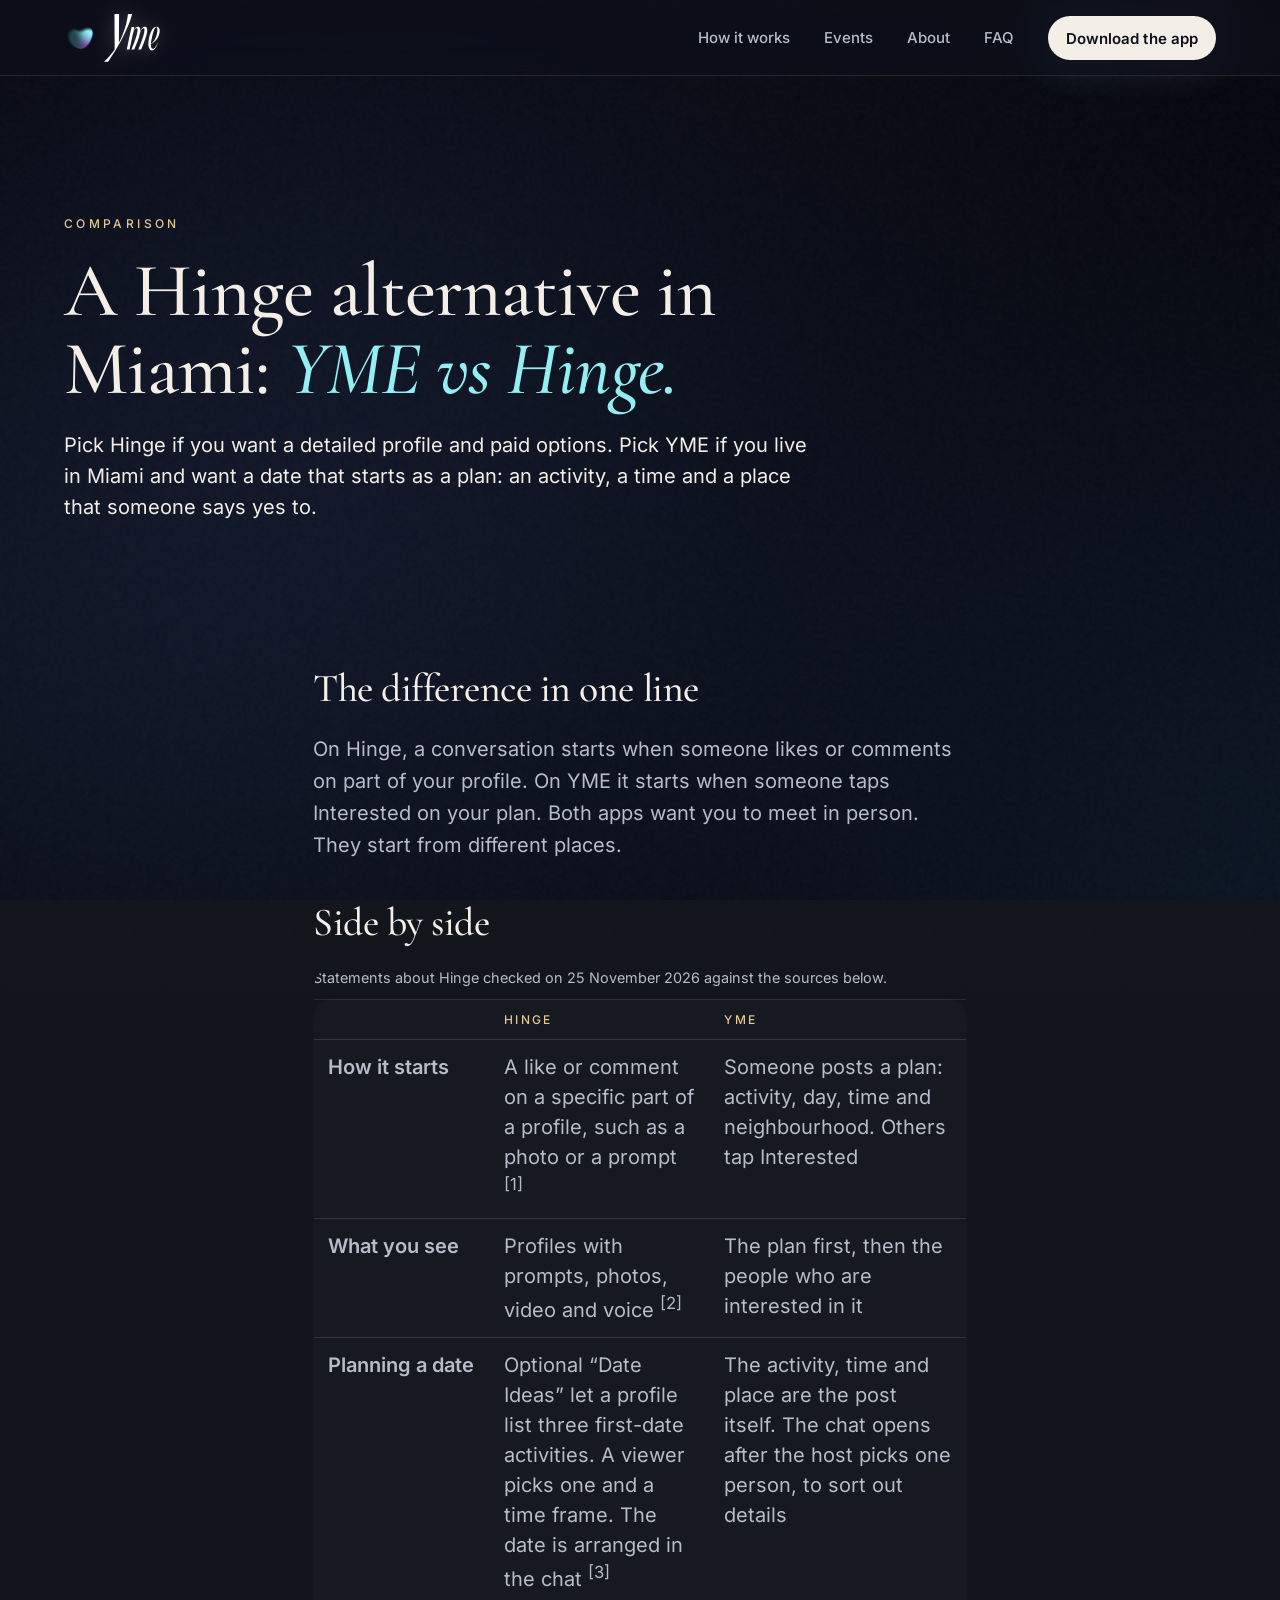
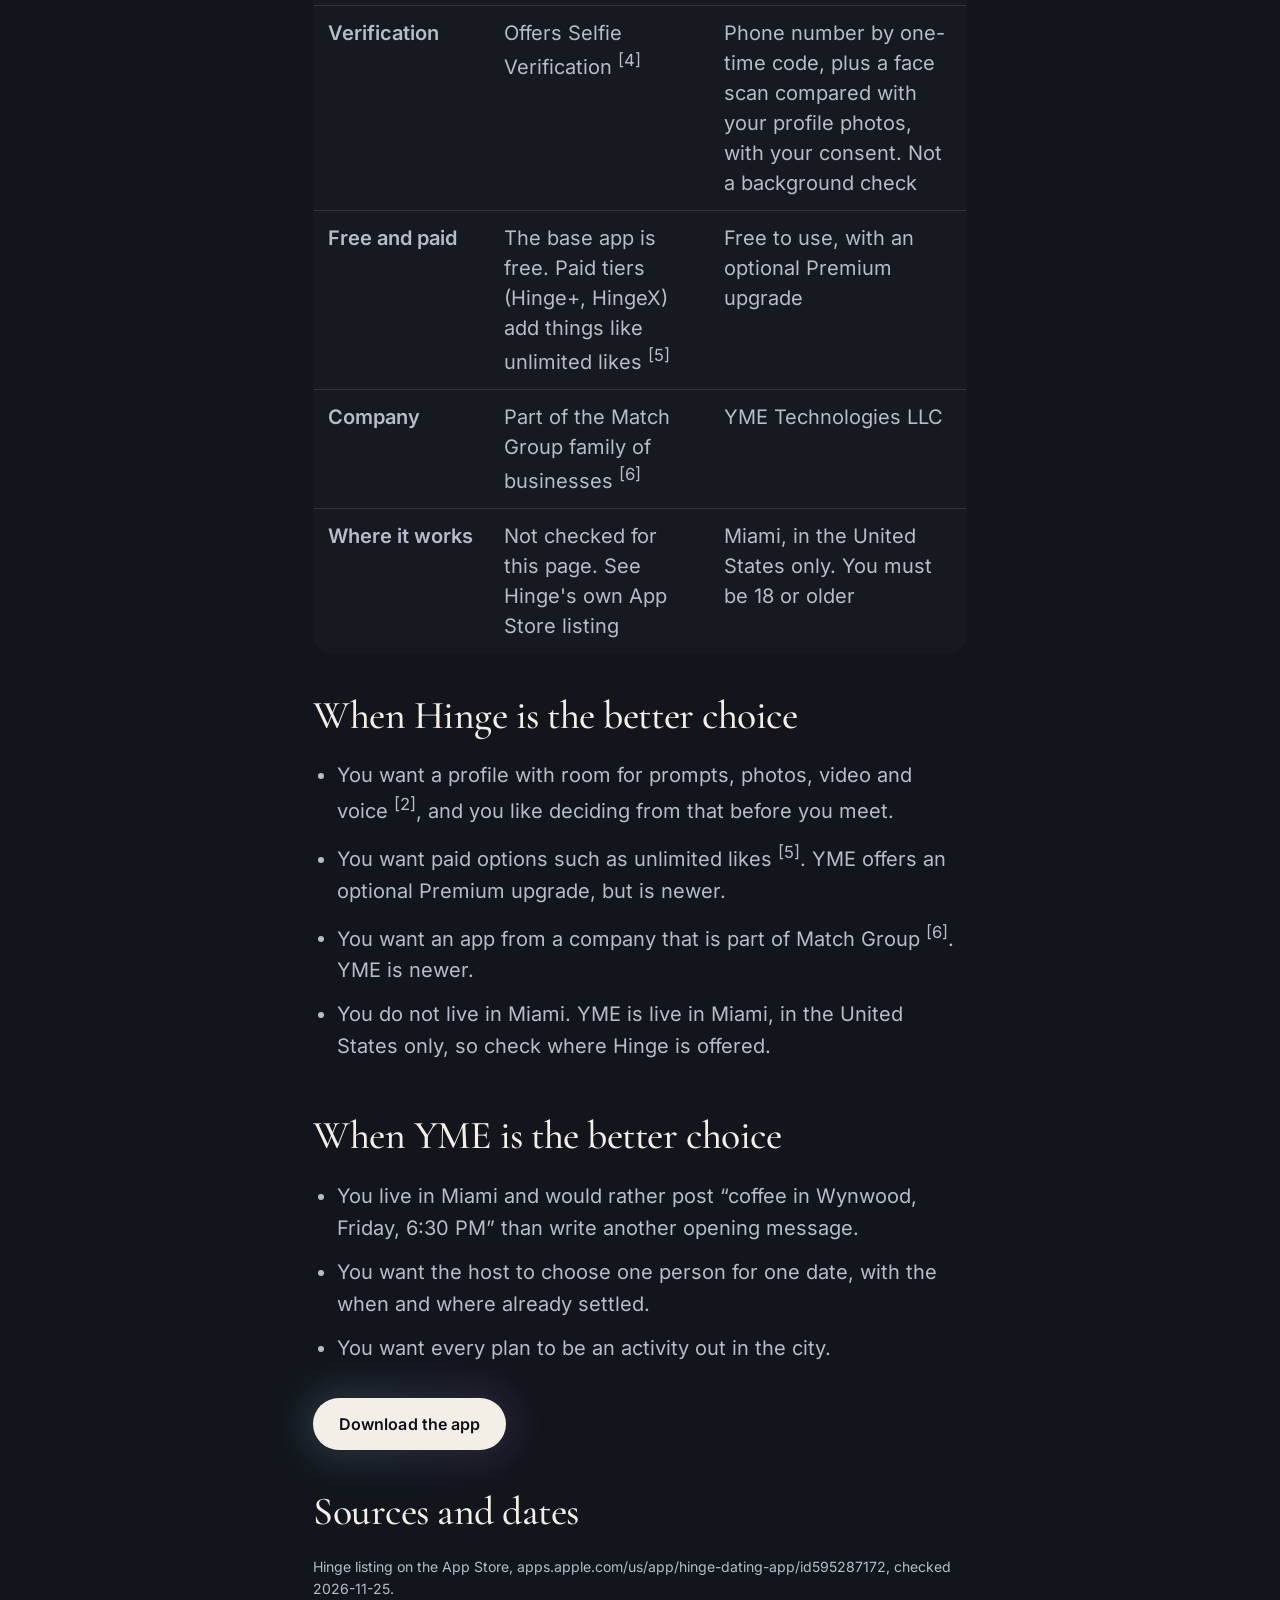
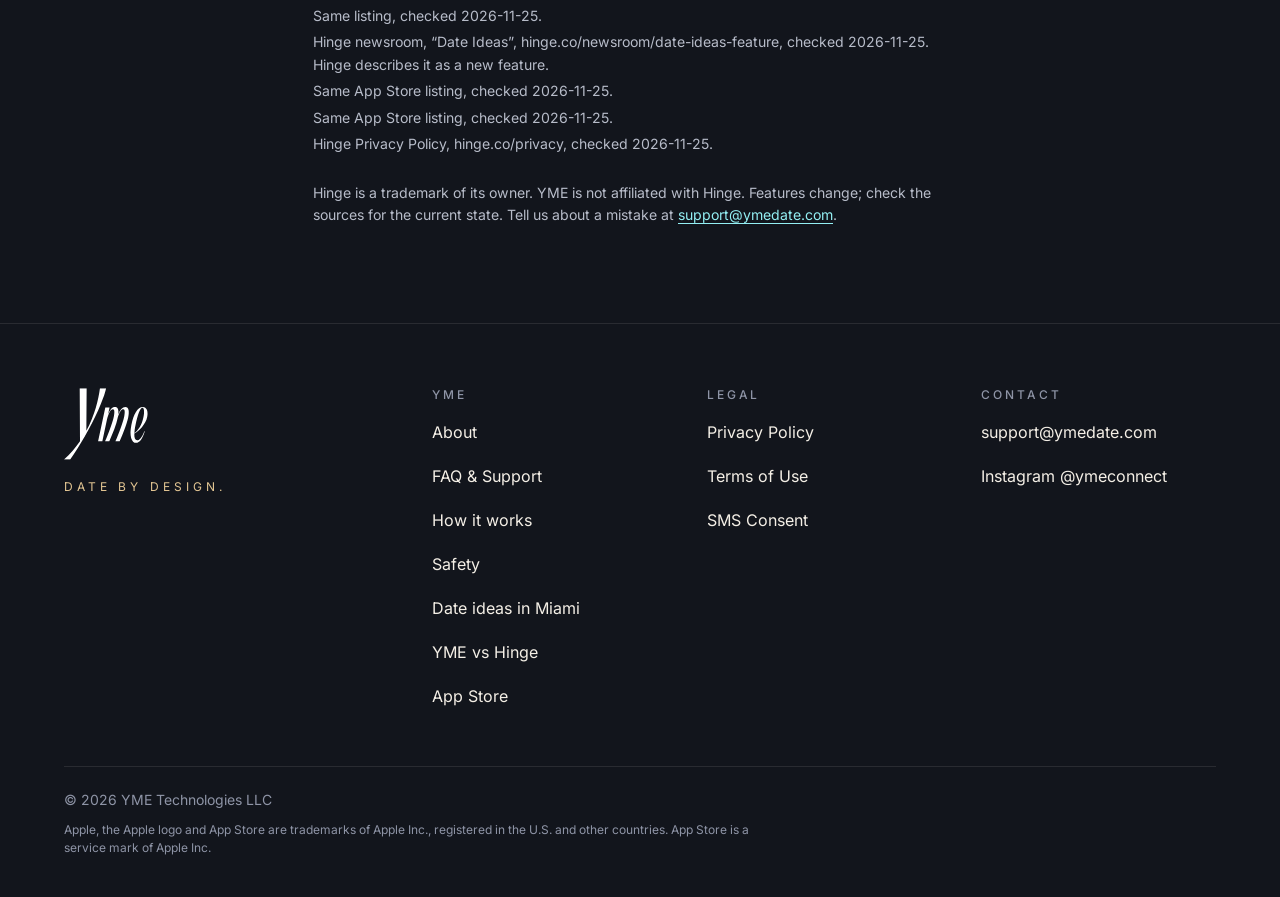
<file: hinge-alternative.html>
<!doctype html>
<html lang="en">
<head>
<meta charset="utf-8">
<meta name="viewport" content="width=device-width, initial-scale=1">
<meta name="theme-color" content="#12151C">
<meta name="color-scheme" content="dark">
<meta name="apple-itunes-app" content="app-id=6798671574">
<link rel="icon" type="image/png" sizes="32x32" href="/favicon-32.png">
<link rel="icon" type="image/png" sizes="180x180" href="/touch-icon-180.png">
<link rel="preload" href="/fonts/cormorant-garamond-latin-wght-normal.woff2" as="font" type="font/woff2" crossorigin>
<script>(function(){var d=document.documentElement,c=d.classList,r=false;c.add('js');try{r=matchMedia('(prefers-reduced-motion: reduce)').matches}catch(e){}if(!r)c.add('motion-ok');if(d.hasAttribute('data-intro')){var m=r?'skip':'play',always=true,q=/[?&]intro=1/.test(location.search);var seen=function(s){try{return !!window[s].getItem('yme-intro')}catch(e){return false}};if(!always&&!q&&(seen('localStorage')||seen('sessionStorage')))m='skip';if(/[?&]intro=0/.test(location.search))m='skip';c.add('intro-'+m)}})();</script>

<title>Hinge Alternative in Miami: YME vs Hinge</title>
<meta name="description" content="Looking for a Hinge alternative in Miami? YME starts with a plan, not a profile. See how it differs, and where Hinge is the better pick. Checked 25 Nov 2026.">
<link rel="canonical" href="https://ymedate.com/hinge-alternative">
<meta property="og:type" content="article">
<meta property="og:site_name" content="YME">
<meta property="og:title" content="Hinge Alternative in Miami: YME vs Hinge">
<meta property="og:description" content="YME starts with a plan, not a profile. How it differs from Hinge, and where Hinge is the better pick.">
<meta property="og:url" content="https://ymedate.com/hinge-alternative">
<meta property="og:image" content="https://ymedate.com/og-image.jpg">
<meta name="twitter:card" content="summary_large_image">
<meta name="twitter:title" content="Hinge Alternative in Miami: YME vs Hinge">
<meta name="twitter:description" content="YME starts with a plan, not a profile. Where it differs from Hinge, and where Hinge wins.">
<meta name="twitter:image" content="https://ymedate.com/og-image.jpg">
<link rel="preload" href="/fonts/cormorant-garamond-latin-wght-italic.woff2" as="font" type="font/woff2" crossorigin>
  <script type="module" crossorigin src="/assets/reveal-DpUwiVIt.js"></script>
  <script type="module" crossorigin src="/assets/page-BFpLe_tW.js"></script>
  <link rel="stylesheet" crossorigin href="/assets/reveal-CkEYf-1e.css">
</head>
<body class="inner">
<svg width="0" height="0" style="position:absolute" aria-hidden="true" focusable="false"><defs><symbol id="yme-wordmark" viewBox="0 0 137 117" fill="currentColor"><path d="M135.743 46.4937C135.113 49.8055 134.011 52.9145 132.437 55.8208C130.863 58.7271 129.069 61.363 127.054 63.7286C125.039 66.0265 122.93 68.0542 120.727 69.8115C118.586 71.5687 116.571 72.9881 114.682 74.0695C114.43 81.3689 116.004 85.0187 119.404 85.0187C120.16 85.0187 120.978 84.8159 121.86 84.4104C122.741 84.0049 123.654 83.2614 124.599 82.18C125.606 81.031 126.645 79.5103 127.715 77.6178C128.785 75.7254 129.887 73.2922 131.021 70.3184L131.776 70.4197C127.998 82.9911 123.276 89.2767 117.61 89.2767C115.721 89.2767 114.084 88.6008 112.699 87.2491C111.314 85.8297 110.244 83.8697 109.488 81.3689C108.796 78.8006 108.449 75.7254 108.449 72.1432C108.512 68.5611 108.984 64.5396 109.866 60.0788C110.747 55.618 111.818 51.5966 113.077 48.0144C114.336 44.3647 115.753 41.2895 117.327 38.7887C118.964 36.2204 120.695 34.2603 122.521 32.9086C124.41 31.5568 126.393 30.881 128.471 30.881C130.108 30.881 131.461 31.2865 132.532 32.0975C133.665 32.9086 134.546 34.0238 135.176 35.4431C135.806 36.8625 136.152 38.5184 136.215 40.4108C136.341 42.3033 136.183 44.3309 135.743 46.4937ZM114.777 73.157C118.051 70.7915 121.01 67.4797 123.654 63.2217C126.361 58.896 128.345 53.489 129.604 47.0006C130.485 42.7426 130.769 39.1942 130.454 36.3556C130.139 33.5169 129.321 32.0975 127.998 32.0975C127.054 32.0975 126.078 32.7734 125.071 34.1252C124.126 35.4093 123.15 37.268 122.143 39.7011C121.199 42.1343 120.254 45.0744 119.31 48.5213C118.365 51.9683 117.484 55.8208 116.666 60.0788C116.099 62.7147 115.658 65.1141 115.343 67.2769C115.092 69.4397 114.903 71.3998 114.777 73.157Z"/><path d="M67.3704 31.6643H74.2851L72.0131 42.3369C73.3302 38.8772 74.9108 36.103 76.7547 34.0142C78.6645 31.9254 80.8048 30.881 83.1756 30.881C85.4805 30.881 87.061 31.958 87.9171 34.1121C88.7733 36.2009 89.0037 39.1057 88.6086 42.8264C89.9257 39.3015 91.5392 36.4294 93.449 34.21C95.4246 31.9906 97.6308 30.881 100.067 30.881C102.965 30.881 104.71 32.4802 105.303 35.6787C105.961 38.812 105.731 43.0223 104.611 48.3096C104.019 50.9206 103.228 53.7928 102.241 56.926C101.253 60.0592 100.133 63.323 98.882 66.7174C97.6966 70.0464 96.3795 73.4082 94.9307 76.8025C93.5477 80.1316 92.1648 83.3627 90.7818 86.496H83.867C85.3159 83.2974 86.7317 79.9357 88.1147 76.4108C89.5635 72.8859 90.9135 69.361 92.1648 65.8362C93.4819 62.3113 94.6343 58.9169 95.6222 55.6531C96.6759 52.3241 97.499 49.2887 98.0917 46.5471C98.8161 42.957 99.1125 40.0848 98.9808 37.9307C98.9149 35.7114 98.1247 34.6017 96.61 34.6017C95.0953 34.6017 93.5807 35.6787 92.066 37.8328C90.5513 39.9216 89.1684 43.0222 87.9171 47.1346C86.6 53.5969 84.6244 60.1898 81.9902 66.9132C79.356 73.6366 76.6559 80.1642 73.89 86.496H66.9752C68.424 83.2974 69.8399 79.9357 71.2229 76.4108C72.6717 72.8859 74.0217 69.361 75.273 65.8362C76.5901 62.3113 77.7425 58.9169 78.7304 55.6531C79.784 52.3241 80.6072 49.2887 81.1999 46.5471C81.9243 42.957 82.2207 40.0848 82.089 37.9307C82.0231 35.7114 81.2328 34.6017 79.7182 34.6017C77.8742 34.6017 76.0632 36.1357 74.2851 39.2036C72.5729 42.2716 71.0912 46.6777 69.8399 52.422L62.53 86.496H55.6152L67.3704 31.6643Z"/><path d="M0 116.312C5.13451 111.807 9.84989 107.091 14.1461 102.166C18.4423 97.2414 22.4242 92.1069 26.0917 86.7628L25.6202 0H36.9371L36.4655 69.6303C39.9235 63.2383 42.9099 56.8464 45.4247 50.4544C47.9396 44.0625 50.0877 37.8801 51.8691 31.9073C53.6504 25.9345 55.065 20.2761 56.1129 14.932C57.2655 9.48313 58.1038 4.5058 58.6278 0H68.6872C67.6393 4.92494 65.9628 10.4786 63.6575 16.661C61.457 22.7386 58.8373 29.1829 55.7985 35.994C52.7597 42.8051 49.4066 49.8257 45.7391 57.056C42.0716 64.1814 38.2469 71.2545 34.265 78.2751C30.2831 85.191 26.1965 91.8973 22.0051 98.394C17.9184 104.891 13.9365 110.864 10.0595 116.312H0Z"/></symbol></defs></svg>
<a class="skip-link" href="#main">Skip to content</a>
<header class="site-header" id="site-header">
  <div class="container site-header__inner">
    <a class="brand" href="/" aria-label="YME, home">
      <picture><source type="image/avif" srcset="/img/blob-320.avif"><img class="brand__mark" src="/img/blob-320.webp" width="320" height="277" alt="" decoding="async"></picture>
      <svg viewBox="0 0 137 117" aria-hidden="true" focusable="false"><use href="#yme-wordmark"/></svg>
    </a>
    <nav class="nav" aria-label="Primary">
      <a href="/#how">How it works</a>
      <a href="/#events">Events</a>
      <a href="/about">About</a>
      <a href="/faq">FAQ</a>
    </nav>
    <a class="btn btn--primary btn--sm" href="https://apps.apple.com/us/app/yme-date-by-design/id6798671574" target="_blank" rel="noopener" data-magnetic>Download the app<span class="vh">, YME on the App Store (opens in a new tab)</span></a>
    <button class="menu-toggle" type="button" aria-expanded="false" aria-controls="mobile-menu" aria-label="Menu"><span></span></button>
  </div>
</header>
<nav class="mobile-menu" id="mobile-menu" aria-label="Mobile" hidden>
  <a href="/#how">How it works</a>
  <a href="/#events">Events</a>
  <a href="/about">About</a>
  <a href="/faq">FAQ</a>
</nav>

<div class="page">
<div class="night" aria-hidden="true"></div>
<main id="main">

<section class="page-hero" aria-labelledby="vs-title">
  <div class="page-hero__glow" aria-hidden="true"></div>
  <div class="container">
    <p class="eyebrow">Comparison</p>
    <h1 id="vs-title" class="page-hero__title">A Hinge alternative in Miami: <em>YME vs Hinge.</em></h1>
    <p class="guide__answer">Pick Hinge if you want a detailed profile and paid options. Pick YME if you live in Miami and want a date that starts as a plan: an activity, a time and a place that someone says yes to.</p>
  </div>
</section>

<section class="section guide" aria-label="Comparison">
  <div class="container guide__wrap">

    <div class="guide__group" data-reveal>
      <h2>The difference in one line</h2>
      <p class="prose">On Hinge, a conversation starts when someone likes or comments on part of your profile. On YME it starts when someone taps Interested on your plan. Both apps want you to meet in person. They start from different places.</p>
    </div>

    <div class="guide__group compare-wrap" data-reveal>
      <h2>Side by side</h2>
      <table class="compare">
        <caption>Statements about Hinge checked on 25 November 2026 against the sources below.</caption>
        <thead><tr><th scope="col">&nbsp;</th><th scope="col">Hinge</th><th scope="col">YME</th></tr></thead>
        <tbody>
          <tr><th scope="row">How it starts</th><td data-label="Hinge">A like or comment on a specific part of a profile, such as a photo or a prompt <sup>[1]</sup></td><td data-label="YME">Someone posts a plan: activity, day, time and neighbourhood. Others tap Interested</td></tr>
          <tr><th scope="row">What you see</th><td data-label="Hinge">Profiles with prompts, photos, video and voice <sup>[2]</sup></td><td data-label="YME">The plan first, then the people who are interested in it</td></tr>
          <tr><th scope="row">Planning a date</th><td data-label="Hinge">Optional “Date Ideas” let a profile list three first-date activities. A viewer picks one and a time frame. The date is arranged in the chat <sup>[3]</sup></td><td data-label="YME">The activity, time and place are the post itself. The chat opens after the host picks one person, to sort out details</td></tr>
          <tr><th scope="row">Verification</th><td data-label="Hinge">Offers Selfie Verification <sup>[4]</sup></td><td data-label="YME">Phone number by one-time code, plus a face scan compared with your profile photos, with your consent. Not a background check</td></tr>
          <tr><th scope="row">Free and paid</th><td data-label="Hinge">The base app is free. Paid tiers (Hinge+, HingeX) add things like unlimited likes <sup>[5]</sup></td><td data-label="YME">Free to use, with an optional Premium upgrade</td></tr>
          <tr><th scope="row">Company</th><td data-label="Hinge">Part of the Match Group family of businesses <sup>[6]</sup></td><td data-label="YME">YME Technologies LLC</td></tr>
          <tr><th scope="row">Where it works</th><td data-label="Hinge">Not checked for this page. See Hinge's own App Store listing</td><td data-label="YME">Miami, in the United States only. You must be 18 or older</td></tr>
        </tbody>
      </table>
    </div>

    <div class="guide__group" data-reveal>
      <h2>When Hinge is the better choice</h2>
      <ul class="prose">
        <li>You want a profile with room for prompts, photos, video and voice <sup>[2]</sup>, and you like deciding from that before you meet.</li>
        <li>You want paid options such as unlimited likes <sup>[5]</sup>. YME offers an optional Premium upgrade, but is newer.</li>
        <li>You want an app from a company that is part of Match Group <sup>[6]</sup>. YME is newer.</li>
        <li>You do not live in Miami. YME is live in Miami, in the United States only, so check where Hinge is offered.</li>
      </ul>
    </div>

    <div class="guide__group" data-reveal>
      <h2>When YME is the better choice</h2>
      <ul class="prose">
        <li>You live in Miami and would rather post “coffee in Wynwood, Friday, 6:30 PM” than write another opening message.</li>
        <li>You want the host to choose one person for one date, with the when and where already settled.</li>
        <li>You want every plan to be an activity out in the city.</li>
      </ul>
      <p><a class="btn btn--primary" href="https://apps.apple.com/us/app/yme-date-by-design/id6798671574" target="_blank" rel="noopener">Download the app<span class="vh">, YME on the App Store (opens in a new tab)</span></a></p>
    </div>

    <div class="guide__group" data-reveal>
      <h2>Sources and dates</h2>
      <ol class="sources">
        <li>Hinge listing on the App Store, apps.apple.com/us/app/hinge-dating-app/id595287172, checked 2026-11-25.</li>
        <li>Same listing, checked 2026-11-25.</li>
        <li>Hinge newsroom, “Date Ideas”, hinge.co/newsroom/date-ideas-feature, checked 2026-11-25. Hinge describes it as a new feature.</li>
        <li>Same App Store listing, checked 2026-11-25.</li>
        <li>Same App Store listing, checked 2026-11-25.</li>
        <li>Hinge Privacy Policy, hinge.co/privacy, checked 2026-11-25.</li>
      </ol>
      <p class="sources">Hinge is a trademark of its owner. YME is not affiliated with Hinge. Features change; check the sources for the current state. Tell us about a mistake at <a class="text-link" href="mailto:support@ymedate.com">support@ymedate.com</a>.</p>
    </div>

  </div>
</section>

</main>
<footer class="site-footer">
  <div class="container">
    <div class="site-footer__grid">
      <div class="site-footer__brand">
        <a href="/" aria-label="YME, home"><svg viewBox="0 0 137 117" aria-hidden="true" focusable="false"><use href="#yme-wordmark"/></svg></a>
        <p class="site-footer__sig">Date by design.</p>
      </div>
      <div>
        <h2>YME</h2>
        <ul class="site-footer__list">
          <li><a href="/about">About</a></li>
          <li><a href="/faq">FAQ &amp; Support</a></li>
          <li><a href="/how-it-works">How it works</a></li>
          <li><a href="/safety">Safety</a></li>
          <li><a href="/date-ideas-miami">Date ideas in Miami</a></li>
          <li><a href="/hinge-alternative">YME vs Hinge</a></li>
          <li><a href="https://apps.apple.com/us/app/yme-date-by-design/id6798671574" target="_blank" rel="noopener">App Store<span class="vh"> (opens in a new tab)</span></a></li>
        </ul>
      </div>
      <div>
        <h2>Legal</h2>
        <ul class="site-footer__list">
          <li><a href="/privacy-policy">Privacy Policy</a></li>
          <li><a href="/terms-of-use">Terms of Use</a></li>
          <li><a href="/sms-consent">SMS Consent</a></li>
        </ul>
      </div>
      <div>
        <h2>Contact</h2>
        <ul class="site-footer__list">
          <li><a href="mailto:support@ymedate.com">support@ymedate.com</a></li>
          <li><a href="https://www.instagram.com/ymeconnect" target="_blank" rel="noopener">Instagram @ymeconnect<span class="vh"> (opens in a new tab)</span></a></li>
        </ul>
      </div>
    </div>
    <p class="site-footer__base">&copy; 2026 YME Technologies LLC</p>
    <p class="site-footer__tm">Apple, the Apple logo and App Store are trademarks of Apple Inc., registered in the U.S. and other countries. App Store is a service mark of Apple Inc.</p>
  </div>
</footer>

</div>
<div class="grain" aria-hidden="true"></div>
</body>
</html>
</file>
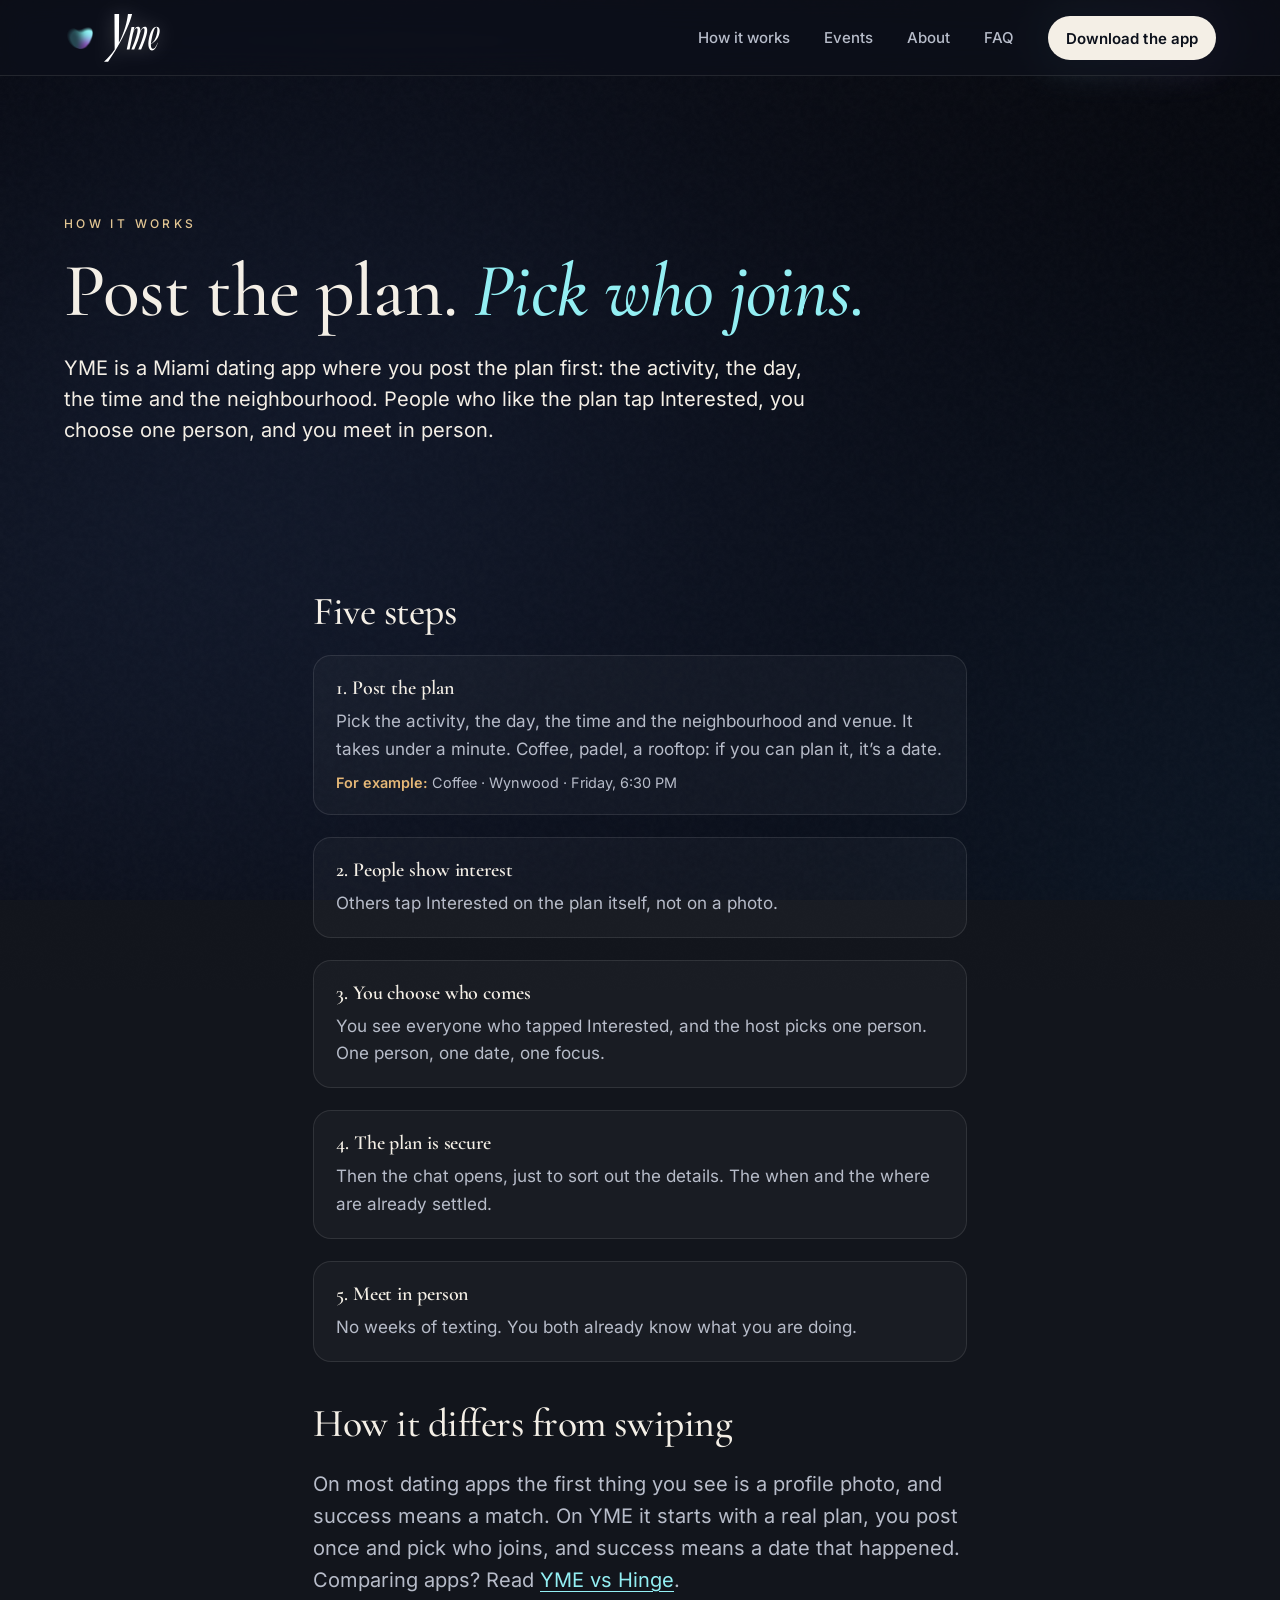
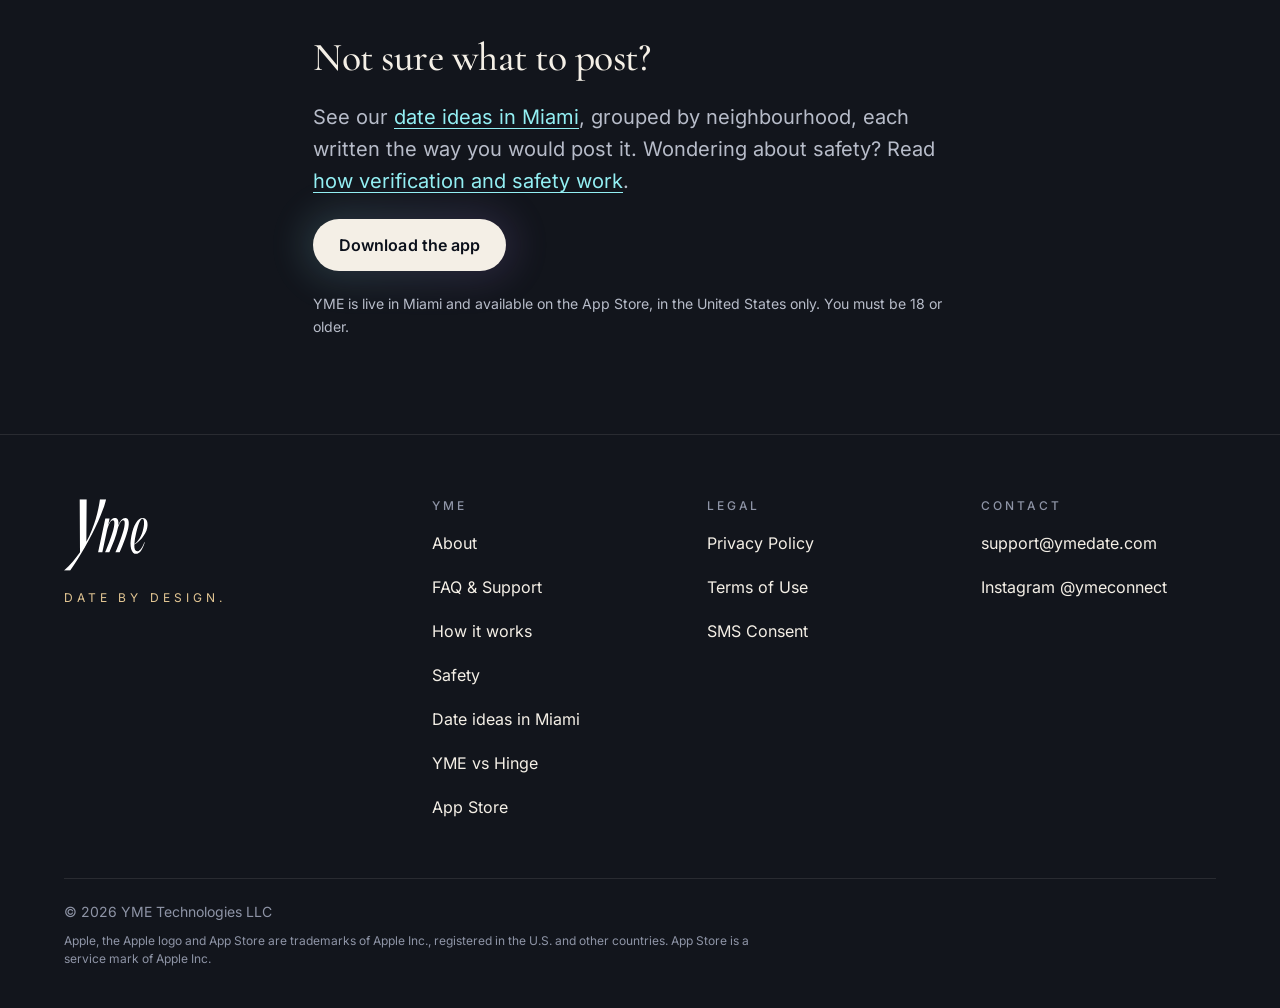
<file: how-it-works.html>
<!doctype html>
<html lang="en">
<head>
<meta charset="utf-8">
<meta name="viewport" content="width=device-width, initial-scale=1">
<meta name="theme-color" content="#12151C">
<meta name="color-scheme" content="dark">
<meta name="apple-itunes-app" content="app-id=6798671574">
<link rel="icon" type="image/png" sizes="32x32" href="/favicon-32.png">
<link rel="icon" type="image/png" sizes="180x180" href="/touch-icon-180.png">
<link rel="preload" href="/fonts/cormorant-garamond-latin-wght-normal.woff2" as="font" type="font/woff2" crossorigin>
<script>(function(){var d=document.documentElement,c=d.classList,r=false;c.add('js');try{r=matchMedia('(prefers-reduced-motion: reduce)').matches}catch(e){}if(!r)c.add('motion-ok');if(d.hasAttribute('data-intro')){var m=r?'skip':'play',always=true,q=/[?&]intro=1/.test(location.search);var seen=function(s){try{return !!window[s].getItem('yme-intro')}catch(e){return false}};if(!always&&!q&&(seen('localStorage')||seen('sessionStorage')))m='skip';if(/[?&]intro=0/.test(location.search))m='skip';c.add('intro-'+m)}})();</script>

<title>How YME Works: Post a Plan, Pick Who Joins</title>
<meta name="description" content="How YME works: post a plan with the activity, day, time and place, let people tap Interested, choose who joins, then meet in person. A Miami dating app.">
<link rel="canonical" href="https://ymedate.com/how-it-works">
<meta property="og:type" content="website">
<meta property="og:site_name" content="YME">
<meta property="og:title" content="How YME Works: Post a Plan, Pick Who Joins">
<meta property="og:description" content="Post the plan, people tap Interested, you choose who joins, then meet in person.">
<meta property="og:url" content="https://ymedate.com/how-it-works">
<meta property="og:image" content="https://ymedate.com/og-image.jpg">
<meta name="twitter:card" content="summary_large_image">
<meta name="twitter:title" content="How YME Works: Post a Plan, Pick Who Joins">
<meta name="twitter:description" content="Post the plan, people tap Interested, you choose who joins, then meet in person.">
<meta name="twitter:image" content="https://ymedate.com/og-image.jpg">
<link rel="preload" href="/fonts/cormorant-garamond-latin-wght-italic.woff2" as="font" type="font/woff2" crossorigin>
  <script type="module" crossorigin src="/assets/reveal-DpUwiVIt.js"></script>
  <script type="module" crossorigin src="/assets/page-BFpLe_tW.js"></script>
  <link rel="stylesheet" crossorigin href="/assets/reveal-CkEYf-1e.css">
</head>
<body class="inner">
<svg width="0" height="0" style="position:absolute" aria-hidden="true" focusable="false"><defs><symbol id="yme-wordmark" viewBox="0 0 137 117" fill="currentColor"><path d="M135.743 46.4937C135.113 49.8055 134.011 52.9145 132.437 55.8208C130.863 58.7271 129.069 61.363 127.054 63.7286C125.039 66.0265 122.93 68.0542 120.727 69.8115C118.586 71.5687 116.571 72.9881 114.682 74.0695C114.43 81.3689 116.004 85.0187 119.404 85.0187C120.16 85.0187 120.978 84.8159 121.86 84.4104C122.741 84.0049 123.654 83.2614 124.599 82.18C125.606 81.031 126.645 79.5103 127.715 77.6178C128.785 75.7254 129.887 73.2922 131.021 70.3184L131.776 70.4197C127.998 82.9911 123.276 89.2767 117.61 89.2767C115.721 89.2767 114.084 88.6008 112.699 87.2491C111.314 85.8297 110.244 83.8697 109.488 81.3689C108.796 78.8006 108.449 75.7254 108.449 72.1432C108.512 68.5611 108.984 64.5396 109.866 60.0788C110.747 55.618 111.818 51.5966 113.077 48.0144C114.336 44.3647 115.753 41.2895 117.327 38.7887C118.964 36.2204 120.695 34.2603 122.521 32.9086C124.41 31.5568 126.393 30.881 128.471 30.881C130.108 30.881 131.461 31.2865 132.532 32.0975C133.665 32.9086 134.546 34.0238 135.176 35.4431C135.806 36.8625 136.152 38.5184 136.215 40.4108C136.341 42.3033 136.183 44.3309 135.743 46.4937ZM114.777 73.157C118.051 70.7915 121.01 67.4797 123.654 63.2217C126.361 58.896 128.345 53.489 129.604 47.0006C130.485 42.7426 130.769 39.1942 130.454 36.3556C130.139 33.5169 129.321 32.0975 127.998 32.0975C127.054 32.0975 126.078 32.7734 125.071 34.1252C124.126 35.4093 123.15 37.268 122.143 39.7011C121.199 42.1343 120.254 45.0744 119.31 48.5213C118.365 51.9683 117.484 55.8208 116.666 60.0788C116.099 62.7147 115.658 65.1141 115.343 67.2769C115.092 69.4397 114.903 71.3998 114.777 73.157Z"/><path d="M67.3704 31.6643H74.2851L72.0131 42.3369C73.3302 38.8772 74.9108 36.103 76.7547 34.0142C78.6645 31.9254 80.8048 30.881 83.1756 30.881C85.4805 30.881 87.061 31.958 87.9171 34.1121C88.7733 36.2009 89.0037 39.1057 88.6086 42.8264C89.9257 39.3015 91.5392 36.4294 93.449 34.21C95.4246 31.9906 97.6308 30.881 100.067 30.881C102.965 30.881 104.71 32.4802 105.303 35.6787C105.961 38.812 105.731 43.0223 104.611 48.3096C104.019 50.9206 103.228 53.7928 102.241 56.926C101.253 60.0592 100.133 63.323 98.882 66.7174C97.6966 70.0464 96.3795 73.4082 94.9307 76.8025C93.5477 80.1316 92.1648 83.3627 90.7818 86.496H83.867C85.3159 83.2974 86.7317 79.9357 88.1147 76.4108C89.5635 72.8859 90.9135 69.361 92.1648 65.8362C93.4819 62.3113 94.6343 58.9169 95.6222 55.6531C96.6759 52.3241 97.499 49.2887 98.0917 46.5471C98.8161 42.957 99.1125 40.0848 98.9808 37.9307C98.9149 35.7114 98.1247 34.6017 96.61 34.6017C95.0953 34.6017 93.5807 35.6787 92.066 37.8328C90.5513 39.9216 89.1684 43.0222 87.9171 47.1346C86.6 53.5969 84.6244 60.1898 81.9902 66.9132C79.356 73.6366 76.6559 80.1642 73.89 86.496H66.9752C68.424 83.2974 69.8399 79.9357 71.2229 76.4108C72.6717 72.8859 74.0217 69.361 75.273 65.8362C76.5901 62.3113 77.7425 58.9169 78.7304 55.6531C79.784 52.3241 80.6072 49.2887 81.1999 46.5471C81.9243 42.957 82.2207 40.0848 82.089 37.9307C82.0231 35.7114 81.2328 34.6017 79.7182 34.6017C77.8742 34.6017 76.0632 36.1357 74.2851 39.2036C72.5729 42.2716 71.0912 46.6777 69.8399 52.422L62.53 86.496H55.6152L67.3704 31.6643Z"/><path d="M0 116.312C5.13451 111.807 9.84989 107.091 14.1461 102.166C18.4423 97.2414 22.4242 92.1069 26.0917 86.7628L25.6202 0H36.9371L36.4655 69.6303C39.9235 63.2383 42.9099 56.8464 45.4247 50.4544C47.9396 44.0625 50.0877 37.8801 51.8691 31.9073C53.6504 25.9345 55.065 20.2761 56.1129 14.932C57.2655 9.48313 58.1038 4.5058 58.6278 0H68.6872C67.6393 4.92494 65.9628 10.4786 63.6575 16.661C61.457 22.7386 58.8373 29.1829 55.7985 35.994C52.7597 42.8051 49.4066 49.8257 45.7391 57.056C42.0716 64.1814 38.2469 71.2545 34.265 78.2751C30.2831 85.191 26.1965 91.8973 22.0051 98.394C17.9184 104.891 13.9365 110.864 10.0595 116.312H0Z"/></symbol></defs></svg>
<a class="skip-link" href="#main">Skip to content</a>
<header class="site-header" id="site-header">
  <div class="container site-header__inner">
    <a class="brand" href="/" aria-label="YME, home">
      <picture><source type="image/avif" srcset="/img/blob-320.avif"><img class="brand__mark" src="/img/blob-320.webp" width="320" height="277" alt="" decoding="async"></picture>
      <svg viewBox="0 0 137 117" aria-hidden="true" focusable="false"><use href="#yme-wordmark"/></svg>
    </a>
    <nav class="nav" aria-label="Primary">
      <a href="/#how">How it works</a>
      <a href="/#events">Events</a>
      <a href="/about">About</a>
      <a href="/faq">FAQ</a>
    </nav>
    <a class="btn btn--primary btn--sm" href="https://apps.apple.com/us/app/yme-date-by-design/id6798671574" target="_blank" rel="noopener" data-magnetic>Download the app<span class="vh">, YME on the App Store (opens in a new tab)</span></a>
    <button class="menu-toggle" type="button" aria-expanded="false" aria-controls="mobile-menu" aria-label="Menu"><span></span></button>
  </div>
</header>
<nav class="mobile-menu" id="mobile-menu" aria-label="Mobile" hidden>
  <a href="/#how">How it works</a>
  <a href="/#events">Events</a>
  <a href="/about">About</a>
  <a href="/faq">FAQ</a>
</nav>

<div class="page">
<div class="night" aria-hidden="true"></div>
<main id="main">

<section class="page-hero" aria-labelledby="how-title">
  <div class="page-hero__glow" aria-hidden="true"></div>
  <div class="container">
    <p class="eyebrow">How it works</p>
    <h1 id="how-title" class="page-hero__title">Post the plan. <em>Pick who joins.</em></h1>
    <p class="guide__answer">YME is a Miami dating app where you post the plan first: the activity, the day, the time and the neighbourhood. People who like the plan tap Interested, you choose one person, and you meet in person.</p>
  </div>
</section>

<section class="section guide" aria-label="How YME works">
  <div class="container guide__wrap">

    <div class="guide__group" data-reveal>
      <h2>Five steps</h2>
      <article class="idea"><h3>1. Post the plan</h3><p>Pick the activity, the day, the time and the neighbourhood and venue. It takes under a minute. Coffee, padel, a rooftop: if you can plan it, it’s a date.</p><p class="idea__plan"><b>For example:</b> Coffee · Wynwood · Friday, 6:30 PM</p></article>
      <article class="idea"><h3>2. People show interest</h3><p>Others tap Interested on the plan itself, not on a photo.</p></article>
      <article class="idea"><h3>3. You choose who comes</h3><p>You see everyone who tapped Interested, and the host picks one person. One person, one date, one focus.</p></article>
      <article class="idea"><h3>4. The plan is secure</h3><p>Then the chat opens, just to sort out the details. The when and the where are already settled.</p></article>
      <article class="idea"><h3>5. Meet in person</h3><p>No weeks of texting. You both already know what you are doing.</p></article>
    </div>

    <div class="guide__group" data-reveal>
      <h2>How it differs from swiping</h2>
      <p class="prose">On most dating apps the first thing you see is a profile photo, and success means a match. On YME it starts with a real plan, you post once and pick who joins, and success means a date that happened. Comparing apps? Read <a class="text-link" href="/hinge-alternative">YME vs Hinge</a>.</p>
    </div>

    <div class="guide__group" data-reveal>
      <h2>Not sure what to post?</h2>
      <p class="prose">See our <a class="text-link" href="/date-ideas-miami">date ideas in Miami</a>, grouped by neighbourhood, each written the way you would post it. Wondering about safety? Read <a class="text-link" href="/safety">how verification and safety work</a>.</p>
      <p><a class="btn btn--primary" href="https://apps.apple.com/us/app/yme-date-by-design/id6798671574" target="_blank" rel="noopener">Download the app<span class="vh">, YME on the App Store (opens in a new tab)</span></a></p>
      <p class="sources">YME is live in Miami and available on the App Store, in the United States only. You must be 18 or older.</p>
    </div>

  </div>
</section>

</main>
<footer class="site-footer">
  <div class="container">
    <div class="site-footer__grid">
      <div class="site-footer__brand">
        <a href="/" aria-label="YME, home"><svg viewBox="0 0 137 117" aria-hidden="true" focusable="false"><use href="#yme-wordmark"/></svg></a>
        <p class="site-footer__sig">Date by design.</p>
      </div>
      <div>
        <h2>YME</h2>
        <ul class="site-footer__list">
          <li><a href="/about">About</a></li>
          <li><a href="/faq">FAQ &amp; Support</a></li>
          <li><a href="/how-it-works">How it works</a></li>
          <li><a href="/safety">Safety</a></li>
          <li><a href="/date-ideas-miami">Date ideas in Miami</a></li>
          <li><a href="/hinge-alternative">YME vs Hinge</a></li>
          <li><a href="https://apps.apple.com/us/app/yme-date-by-design/id6798671574" target="_blank" rel="noopener">App Store<span class="vh"> (opens in a new tab)</span></a></li>
        </ul>
      </div>
      <div>
        <h2>Legal</h2>
        <ul class="site-footer__list">
          <li><a href="/privacy-policy">Privacy Policy</a></li>
          <li><a href="/terms-of-use">Terms of Use</a></li>
          <li><a href="/sms-consent">SMS Consent</a></li>
        </ul>
      </div>
      <div>
        <h2>Contact</h2>
        <ul class="site-footer__list">
          <li><a href="mailto:support@ymedate.com">support@ymedate.com</a></li>
          <li><a href="https://www.instagram.com/ymeconnect" target="_blank" rel="noopener">Instagram @ymeconnect<span class="vh"> (opens in a new tab)</span></a></li>
        </ul>
      </div>
    </div>
    <p class="site-footer__base">&copy; 2026 YME Technologies LLC</p>
    <p class="site-footer__tm">Apple, the Apple logo and App Store are trademarks of Apple Inc., registered in the U.S. and other countries. App Store is a service mark of Apple Inc.</p>
  </div>
</footer>

</div>
<div class="grain" aria-hidden="true"></div>
</body>
</html>
</file>
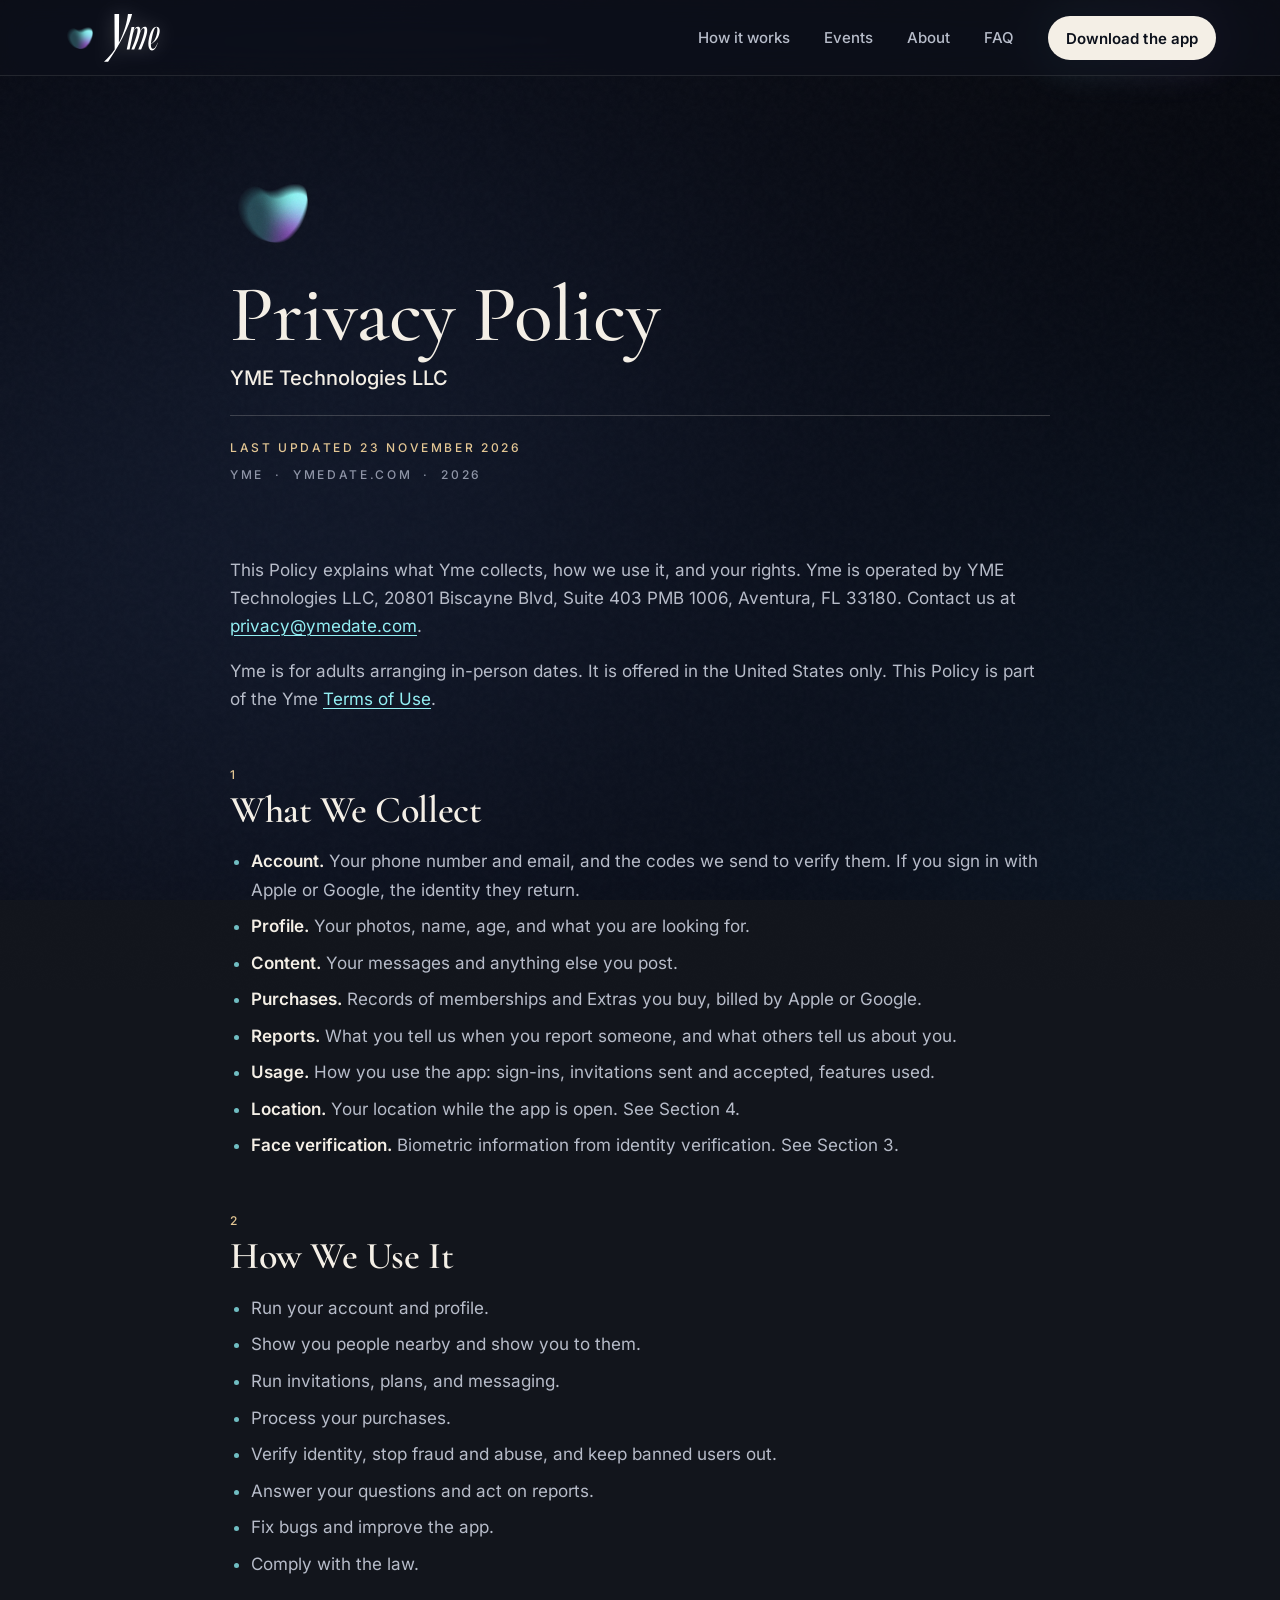
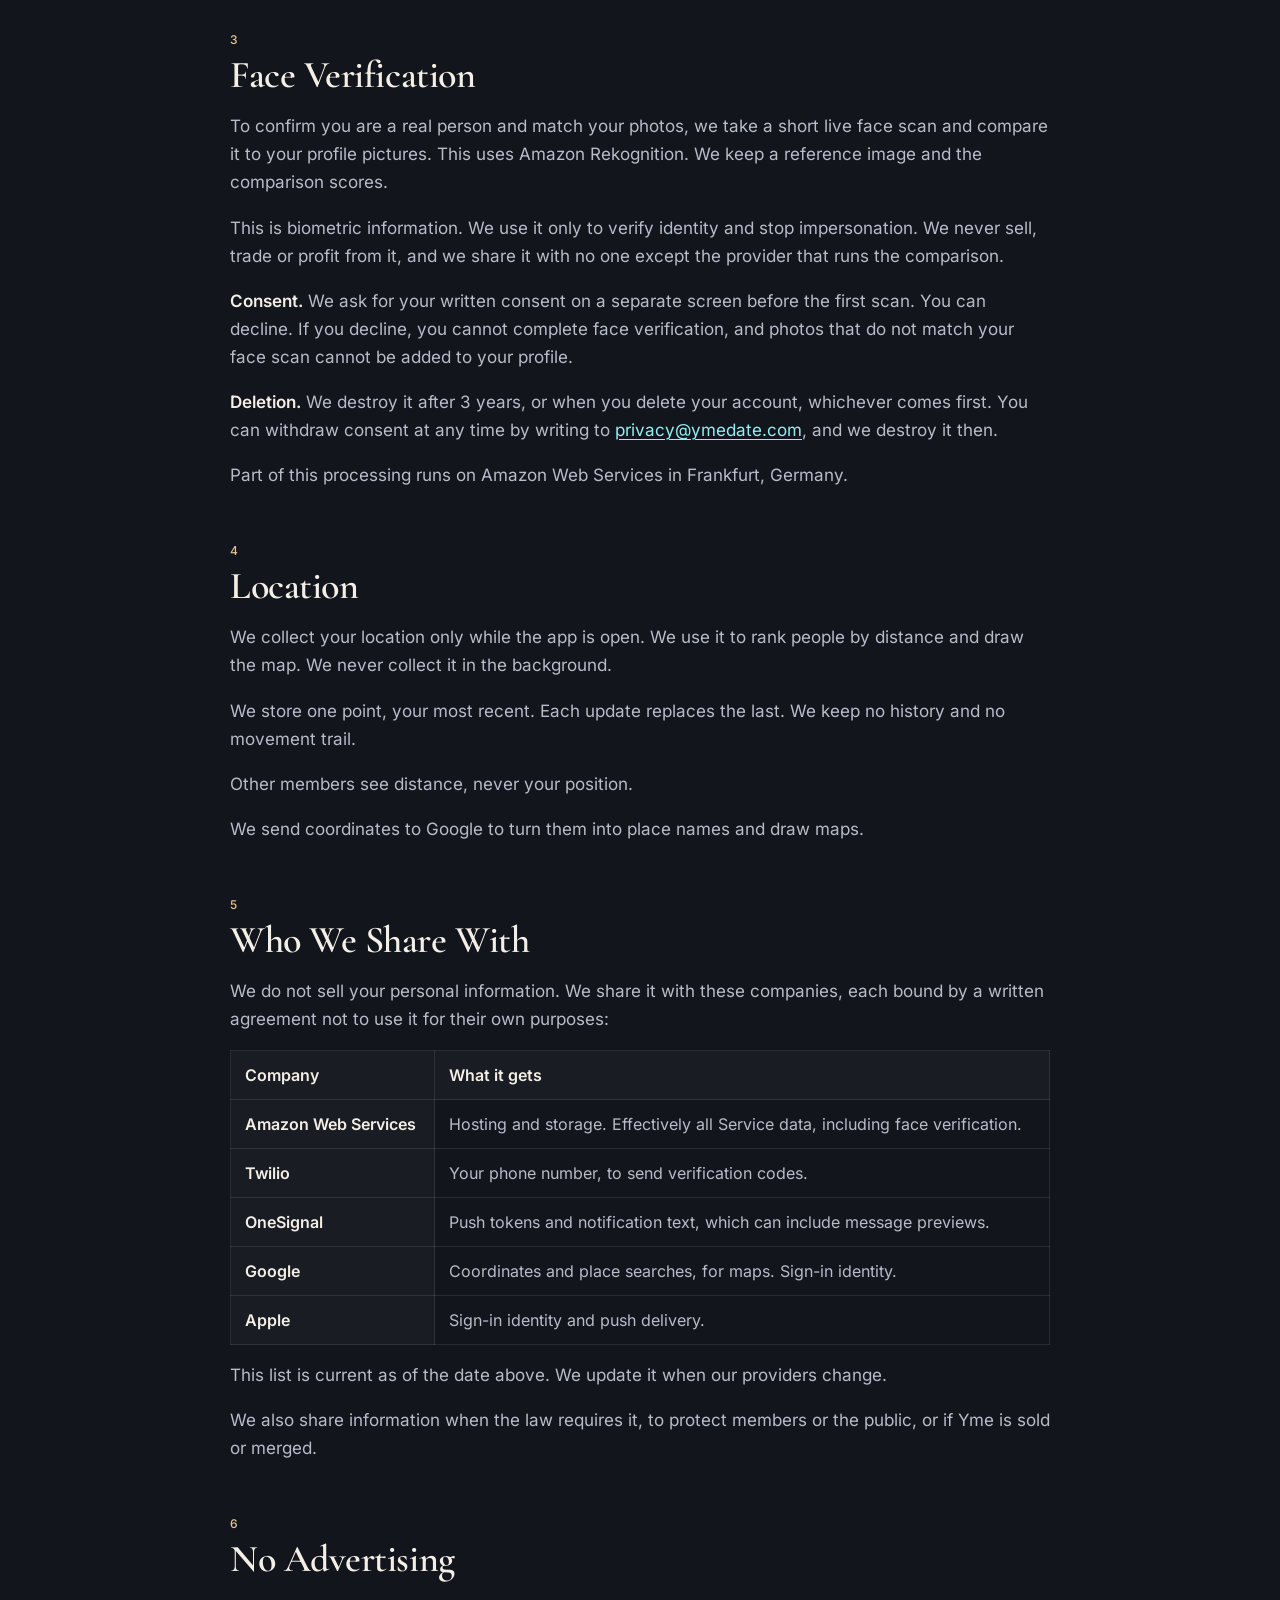
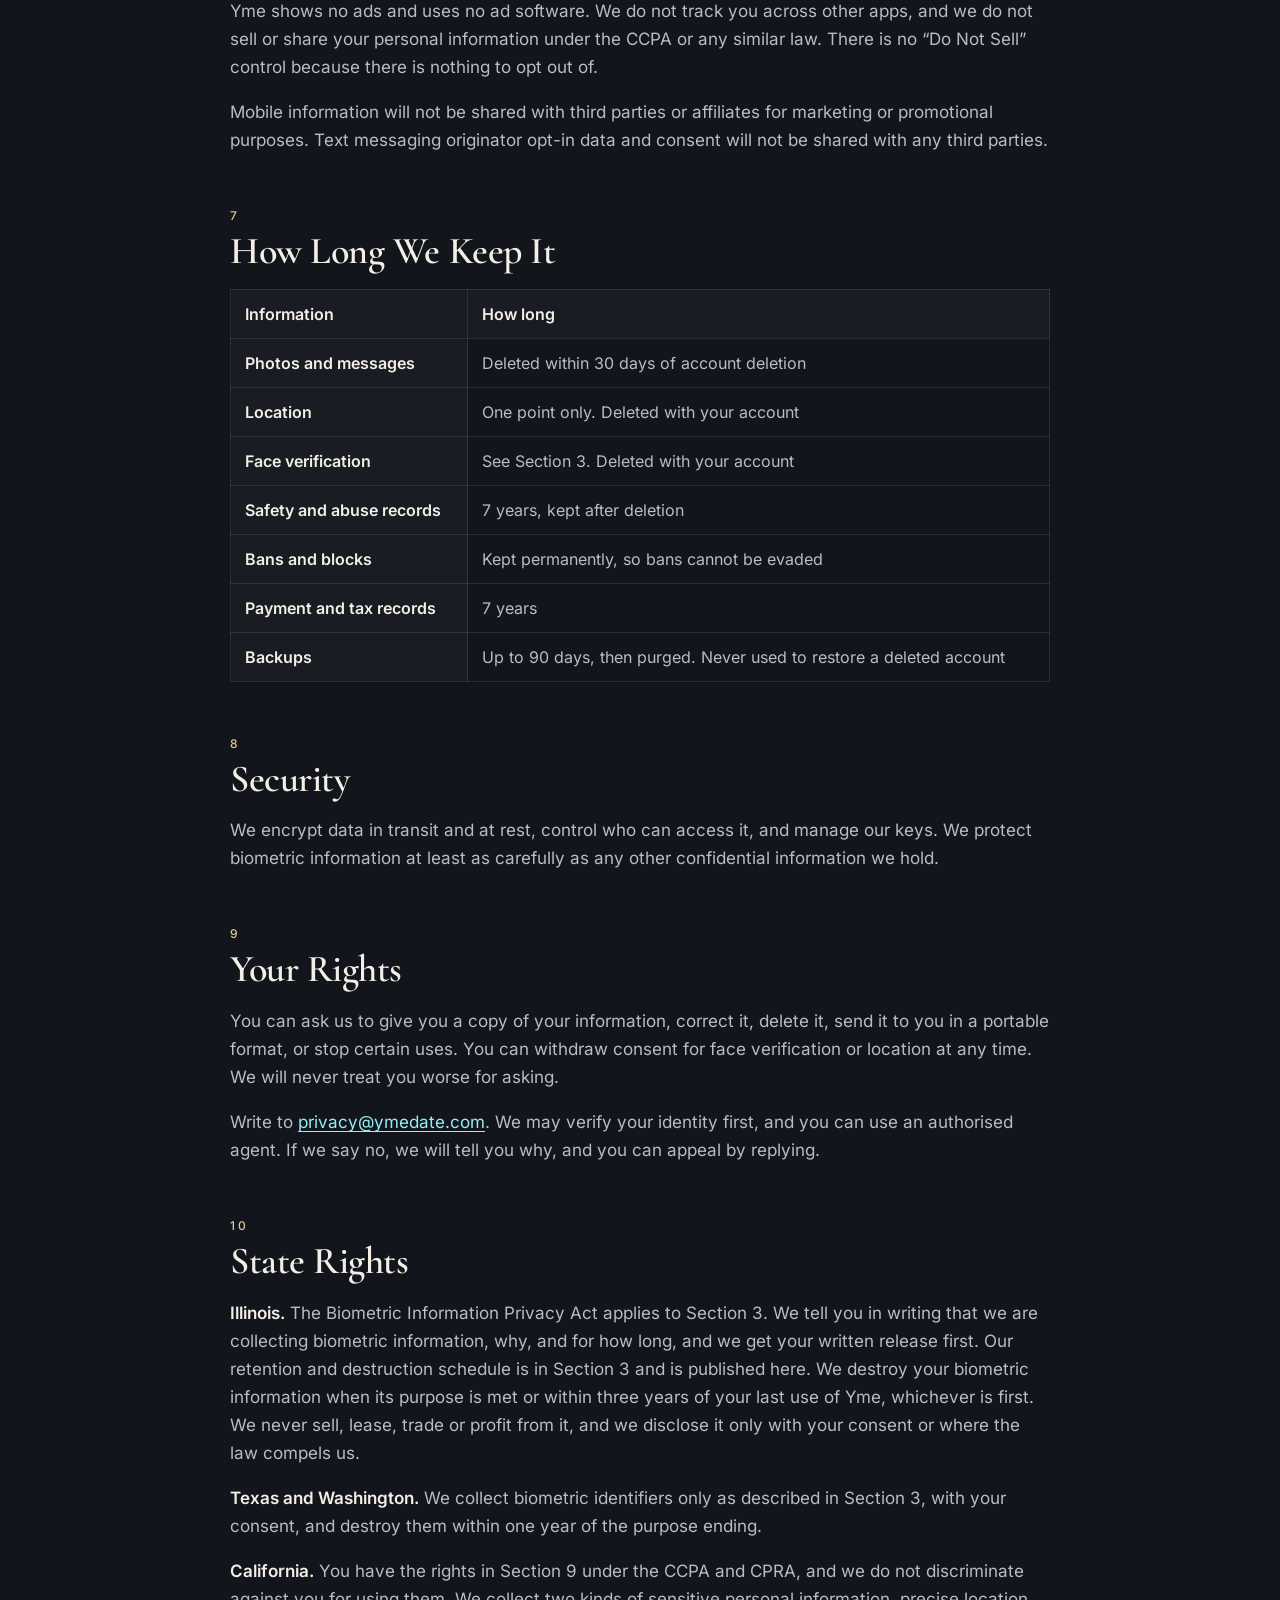
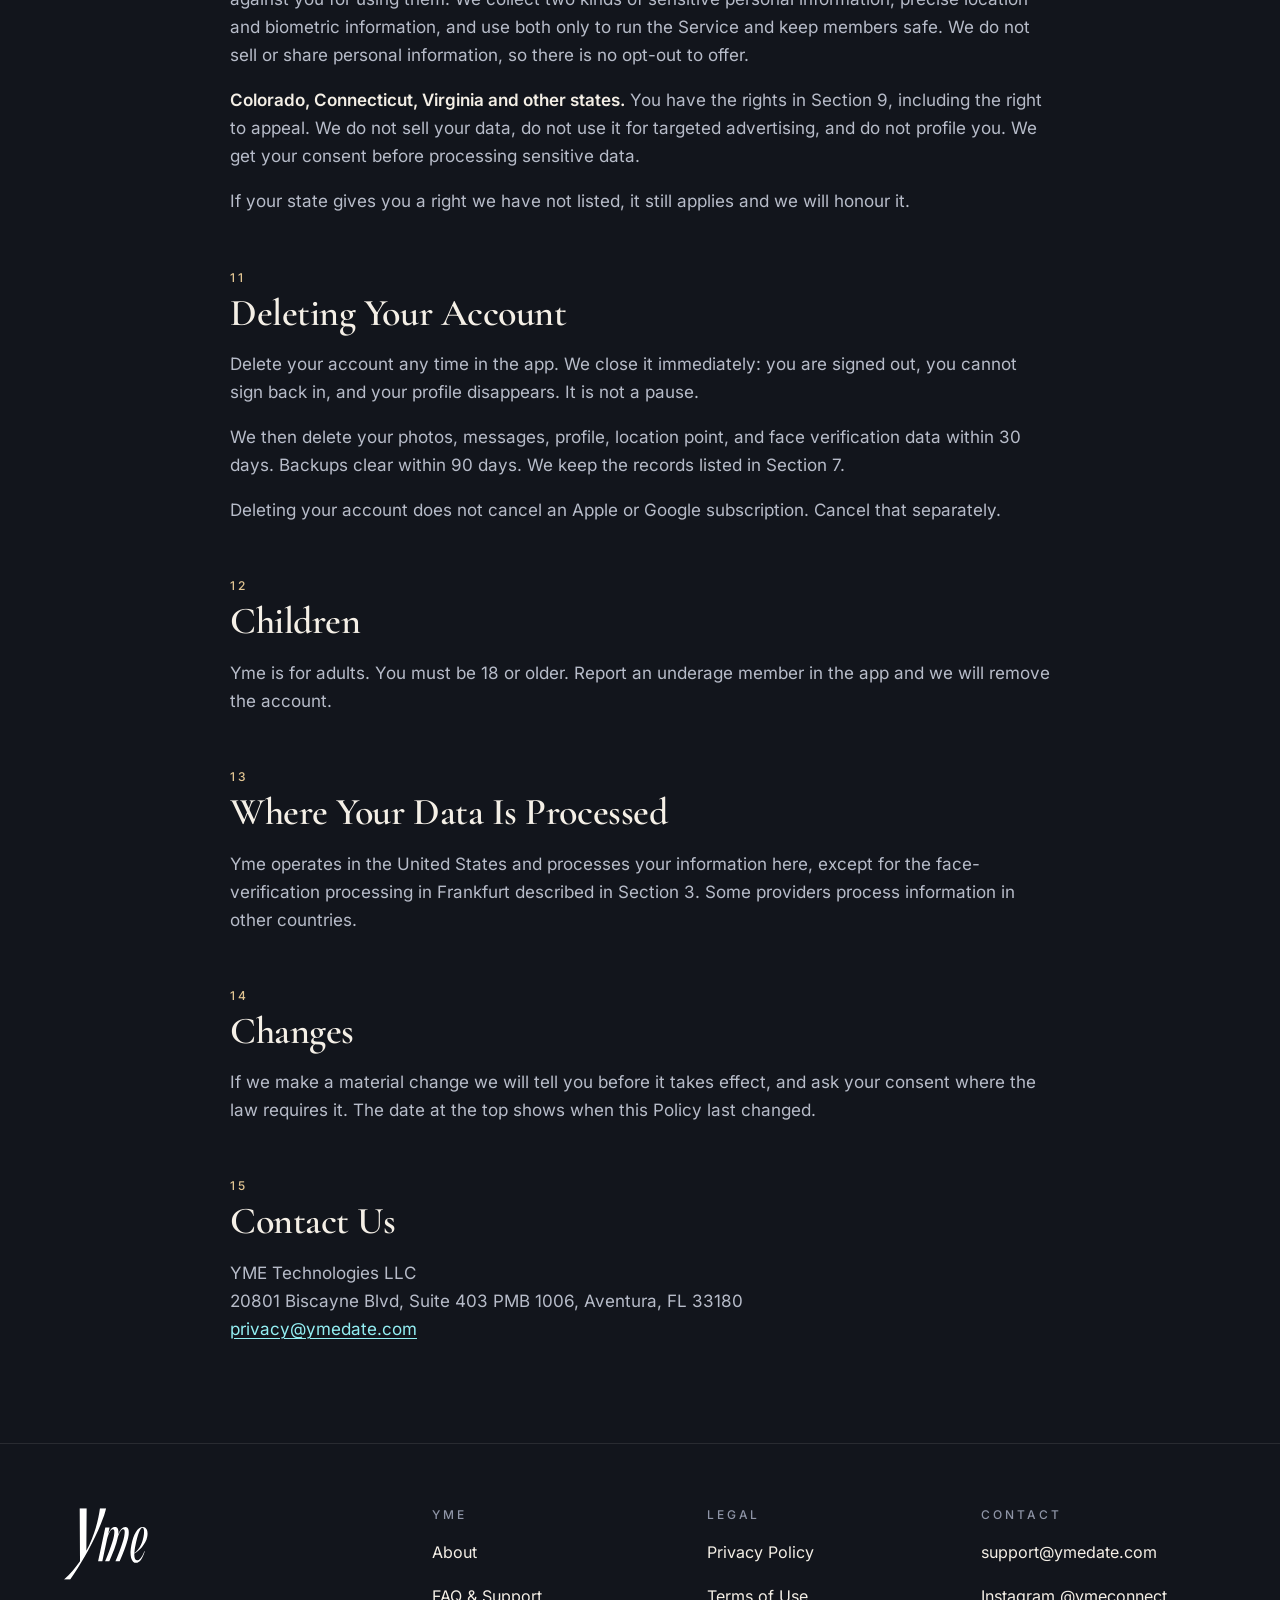
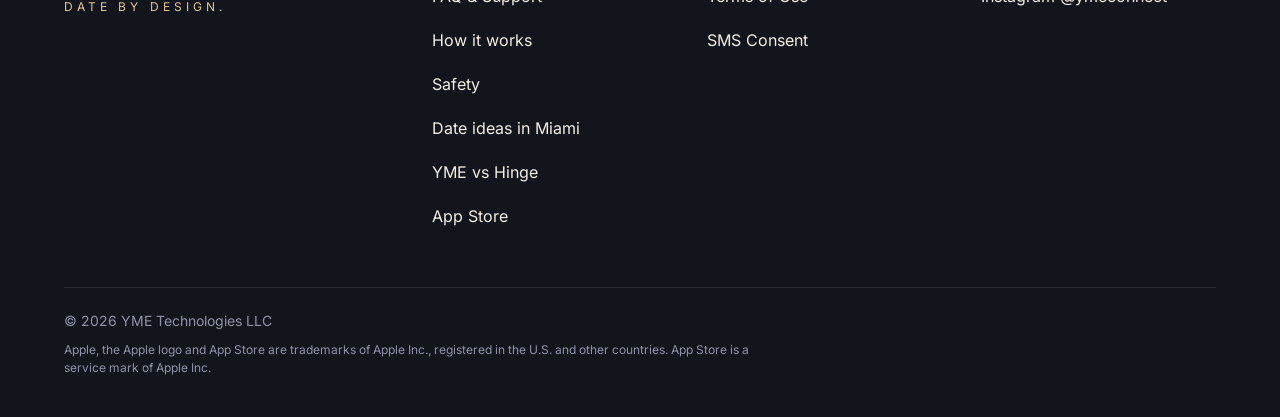
<file: privacy-policy.html>
<!doctype html>
<html lang="en">
<head>
<meta charset="utf-8">
<meta name="viewport" content="width=device-width, initial-scale=1">
<meta name="theme-color" content="#12151C">
<meta name="color-scheme" content="dark">
<meta name="apple-itunes-app" content="app-id=6798671574">
<link rel="icon" type="image/png" sizes="32x32" href="/favicon-32.png">
<link rel="icon" type="image/png" sizes="180x180" href="/touch-icon-180.png">
<link rel="preload" href="/fonts/cormorant-garamond-latin-wght-normal.woff2" as="font" type="font/woff2" crossorigin>
<script>(function(){var d=document.documentElement,c=d.classList,r=false;c.add('js');try{r=matchMedia('(prefers-reduced-motion: reduce)').matches}catch(e){}if(!r)c.add('motion-ok');if(d.hasAttribute('data-intro')){var m=r?'skip':'play',always=true,q=/[?&]intro=1/.test(location.search);var seen=function(s){try{return !!window[s].getItem('yme-intro')}catch(e){return false}};if(!always&&!q&&(seen('localStorage')||seen('sessionStorage')))m='skip';if(/[?&]intro=0/.test(location.search))m='skip';c.add('intro-'+m)}})();</script>

<title>Privacy Policy — YME</title>
<meta name="description" content="Yme Privacy Policy. What we collect, how we use it, who we share it with, and your rights.">
<link rel="canonical" href="https://ymedate.com/privacy-policy">
<meta property="og:type" content="website">
<meta property="og:site_name" content="YME">
<meta property="og:title" content="Privacy Policy — YME">
<meta property="og:url" content="https://ymedate.com/privacy-policy">
<meta property="og:description" content="Yme Privacy Policy. What we collect, how we use it, who we share it with, and your rights.">
<meta property="og:image" content="https://ymedate.com/og-image.jpg">
<meta name="twitter:card" content="summary_large_image">
  <script type="module" crossorigin src="/assets/reveal-DpUwiVIt.js"></script>
  <script type="module" crossorigin src="/assets/page-BFpLe_tW.js"></script>
  <link rel="stylesheet" crossorigin href="/assets/reveal-CkEYf-1e.css">
</head>
<body class="inner">
<svg width="0" height="0" style="position:absolute" aria-hidden="true" focusable="false"><defs><symbol id="yme-wordmark" viewBox="0 0 137 117" fill="currentColor"><path d="M135.743 46.4937C135.113 49.8055 134.011 52.9145 132.437 55.8208C130.863 58.7271 129.069 61.363 127.054 63.7286C125.039 66.0265 122.93 68.0542 120.727 69.8115C118.586 71.5687 116.571 72.9881 114.682 74.0695C114.43 81.3689 116.004 85.0187 119.404 85.0187C120.16 85.0187 120.978 84.8159 121.86 84.4104C122.741 84.0049 123.654 83.2614 124.599 82.18C125.606 81.031 126.645 79.5103 127.715 77.6178C128.785 75.7254 129.887 73.2922 131.021 70.3184L131.776 70.4197C127.998 82.9911 123.276 89.2767 117.61 89.2767C115.721 89.2767 114.084 88.6008 112.699 87.2491C111.314 85.8297 110.244 83.8697 109.488 81.3689C108.796 78.8006 108.449 75.7254 108.449 72.1432C108.512 68.5611 108.984 64.5396 109.866 60.0788C110.747 55.618 111.818 51.5966 113.077 48.0144C114.336 44.3647 115.753 41.2895 117.327 38.7887C118.964 36.2204 120.695 34.2603 122.521 32.9086C124.41 31.5568 126.393 30.881 128.471 30.881C130.108 30.881 131.461 31.2865 132.532 32.0975C133.665 32.9086 134.546 34.0238 135.176 35.4431C135.806 36.8625 136.152 38.5184 136.215 40.4108C136.341 42.3033 136.183 44.3309 135.743 46.4937ZM114.777 73.157C118.051 70.7915 121.01 67.4797 123.654 63.2217C126.361 58.896 128.345 53.489 129.604 47.0006C130.485 42.7426 130.769 39.1942 130.454 36.3556C130.139 33.5169 129.321 32.0975 127.998 32.0975C127.054 32.0975 126.078 32.7734 125.071 34.1252C124.126 35.4093 123.15 37.268 122.143 39.7011C121.199 42.1343 120.254 45.0744 119.31 48.5213C118.365 51.9683 117.484 55.8208 116.666 60.0788C116.099 62.7147 115.658 65.1141 115.343 67.2769C115.092 69.4397 114.903 71.3998 114.777 73.157Z"/><path d="M67.3704 31.6643H74.2851L72.0131 42.3369C73.3302 38.8772 74.9108 36.103 76.7547 34.0142C78.6645 31.9254 80.8048 30.881 83.1756 30.881C85.4805 30.881 87.061 31.958 87.9171 34.1121C88.7733 36.2009 89.0037 39.1057 88.6086 42.8264C89.9257 39.3015 91.5392 36.4294 93.449 34.21C95.4246 31.9906 97.6308 30.881 100.067 30.881C102.965 30.881 104.71 32.4802 105.303 35.6787C105.961 38.812 105.731 43.0223 104.611 48.3096C104.019 50.9206 103.228 53.7928 102.241 56.926C101.253 60.0592 100.133 63.323 98.882 66.7174C97.6966 70.0464 96.3795 73.4082 94.9307 76.8025C93.5477 80.1316 92.1648 83.3627 90.7818 86.496H83.867C85.3159 83.2974 86.7317 79.9357 88.1147 76.4108C89.5635 72.8859 90.9135 69.361 92.1648 65.8362C93.4819 62.3113 94.6343 58.9169 95.6222 55.6531C96.6759 52.3241 97.499 49.2887 98.0917 46.5471C98.8161 42.957 99.1125 40.0848 98.9808 37.9307C98.9149 35.7114 98.1247 34.6017 96.61 34.6017C95.0953 34.6017 93.5807 35.6787 92.066 37.8328C90.5513 39.9216 89.1684 43.0222 87.9171 47.1346C86.6 53.5969 84.6244 60.1898 81.9902 66.9132C79.356 73.6366 76.6559 80.1642 73.89 86.496H66.9752C68.424 83.2974 69.8399 79.9357 71.2229 76.4108C72.6717 72.8859 74.0217 69.361 75.273 65.8362C76.5901 62.3113 77.7425 58.9169 78.7304 55.6531C79.784 52.3241 80.6072 49.2887 81.1999 46.5471C81.9243 42.957 82.2207 40.0848 82.089 37.9307C82.0231 35.7114 81.2328 34.6017 79.7182 34.6017C77.8742 34.6017 76.0632 36.1357 74.2851 39.2036C72.5729 42.2716 71.0912 46.6777 69.8399 52.422L62.53 86.496H55.6152L67.3704 31.6643Z"/><path d="M0 116.312C5.13451 111.807 9.84989 107.091 14.1461 102.166C18.4423 97.2414 22.4242 92.1069 26.0917 86.7628L25.6202 0H36.9371L36.4655 69.6303C39.9235 63.2383 42.9099 56.8464 45.4247 50.4544C47.9396 44.0625 50.0877 37.8801 51.8691 31.9073C53.6504 25.9345 55.065 20.2761 56.1129 14.932C57.2655 9.48313 58.1038 4.5058 58.6278 0H68.6872C67.6393 4.92494 65.9628 10.4786 63.6575 16.661C61.457 22.7386 58.8373 29.1829 55.7985 35.994C52.7597 42.8051 49.4066 49.8257 45.7391 57.056C42.0716 64.1814 38.2469 71.2545 34.265 78.2751C30.2831 85.191 26.1965 91.8973 22.0051 98.394C17.9184 104.891 13.9365 110.864 10.0595 116.312H0Z"/></symbol></defs></svg>
<a class="skip-link" href="#main">Skip to content</a>
<header class="site-header" id="site-header">
  <div class="container site-header__inner">
    <a class="brand" href="/" aria-label="YME, home">
      <picture><source type="image/avif" srcset="/img/blob-320.avif"><img class="brand__mark" src="/img/blob-320.webp" width="320" height="277" alt="" decoding="async"></picture>
      <svg viewBox="0 0 137 117" aria-hidden="true" focusable="false"><use href="#yme-wordmark"/></svg>
    </a>
    <nav class="nav" aria-label="Primary">
      <a href="/#how">How it works</a>
      <a href="/#events">Events</a>
      <a href="/about">About</a>
      <a href="/faq">FAQ</a>
    </nav>
    <a class="btn btn--primary btn--sm" href="https://apps.apple.com/us/app/yme-date-by-design/id6798671574" target="_blank" rel="noopener" data-magnetic>Download the app<span class="vh">, YME on the App Store (opens in a new tab)</span></a>
    <button class="menu-toggle" type="button" aria-expanded="false" aria-controls="mobile-menu" aria-label="Menu"><span></span></button>
  </div>
</header>
<nav class="mobile-menu" id="mobile-menu" aria-label="Mobile" hidden>
  <a href="/#how">How it works</a>
  <a href="/#events">Events</a>
  <a href="/about">About</a>
  <a href="/faq">FAQ</a>
</nav>

<div class="page">
<div class="night" aria-hidden="true"></div>
<main id="main" class="legal">
  <div class="container legal__wrap">
<div class="cover">
  <img class="heart" src="/img/blob-320.webp" alt="yme logo" width="320" height="277" decoding="async">
  <h1>Privacy Policy</h1>
  <p class="sub">YME Technologies LLC</p>
  <hr>
  <p class="caps">Last updated 23 November 2026</p>
  <p class="caps site">yme &nbsp;&middot;&nbsp; ymedate.com &nbsp;&middot;&nbsp; 2026</p>
</div>

<div>
  <div class="wrap">

    <section>
      <p>This Policy explains what Yme collects, how we use it, and your rights. Yme is operated by YME Technologies LLC, 20801 Biscayne Blvd, Suite 403 PMB 1006, Aventura, FL 33180. Contact us at <a href="mailto:privacy@ymedate.com">privacy@ymedate.com</a>.</p>
      <p>Yme is for adults arranging in-person dates. It is offered in the United States only. This Policy is part of the Yme <a href="terms-of-use.html">Terms of Use</a>.</p>
    </section>

    <section>
      <p class="secnum">1</p>
      <h2>What We Collect</h2>
      <ul>
        <li><strong>Account.</strong> Your phone number and email, and the codes we send to verify them. If you sign in with Apple or Google, the identity they return.</li>
        <li><strong>Profile.</strong> Your photos, name, age, and what you are looking for.</li>
        <li><strong>Content.</strong> Your messages and anything else you post.</li>
        <li><strong>Purchases.</strong> Records of memberships and Extras you buy, billed by Apple or Google.</li>
        <li><strong>Reports.</strong> What you tell us when you report someone, and what others tell us about you.</li>
        <li><strong>Usage.</strong> How you use the app: sign-ins, invitations sent and accepted, features used.</li>
        <li><strong>Location.</strong> Your location while the app is open. See Section 4.</li>
        <li><strong>Face verification.</strong> Biometric information from identity verification. See Section 3.</li>
      </ul>
    </section>

    <section>
      <p class="secnum">2</p>
      <h2>How We Use It</h2>
      <ul>
        <li>Run your account and profile.</li>
        <li>Show you people nearby and show you to them.</li>
        <li>Run invitations, plans, and messaging.</li>
        <li>Process your purchases.</li>
        <li>Verify identity, stop fraud and abuse, and keep banned users out.</li>
        <li>Answer your questions and act on reports.</li>
        <li>Fix bugs and improve the app.</li>
        <li>Comply with the law.</li>
      </ul>
    </section>

    <section>
      <p class="secnum">3</p>
      <h2>Face Verification</h2>
      <p>To confirm you are a real person and match your photos, we take a short live face scan and compare it to your profile pictures. This uses Amazon Rekognition. We keep a reference image and the comparison scores.</p>
      <p>This is biometric information. We use it only to verify identity and stop impersonation. We never sell, trade or profit from it, and we share it with no one except the provider that runs the comparison.</p>
      <p><strong>Consent.</strong> We ask for your written consent on a separate screen before the first scan. You can decline. If you decline, you cannot complete face verification, and photos that do not match your face scan cannot be added to your profile.</p>
      <p><strong>Deletion.</strong> We destroy it after 3 years, or when you delete your account, whichever comes first. You can withdraw consent at any time by writing to <a href="mailto:privacy@ymedate.com">privacy@ymedate.com</a>, and we destroy it then.</p>
      <p>Part of this processing runs on Amazon Web Services in Frankfurt, Germany.</p>
    </section>

    <section>
      <p class="secnum">4</p>
      <h2>Location</h2>
      <p>We collect your location only while the app is open. We use it to rank people by distance and draw the map. We never collect it in the background.</p>
      <p>We store one point, your most recent. Each update replaces the last. We keep no history and no movement trail.</p>
      <p>Other members see distance, never your position.</p>
      <p>We send coordinates to Google to turn them into place names and draw maps.</p>
    </section>

    <section>
      <p class="secnum">5</p>
      <h2>Who We Share With</h2>
      <p>We do not sell your personal information. We share it with these companies, each bound by a written agreement not to use it for their own purposes:</p>
      <table>
        <tr><th>Company</th><th>What it gets</th></tr>
        <tr><td class="k">Amazon Web Services</td><td>Hosting and storage. Effectively all Service data, including face verification.</td></tr>
        <tr><td class="k">Twilio</td><td>Your phone number, to send verification codes.</td></tr>
        <tr><td class="k">OneSignal</td><td>Push tokens and notification text, which can include message previews.</td></tr>
        <tr><td class="k">Google</td><td>Coordinates and place searches, for maps. Sign-in identity.</td></tr>
        <tr><td class="k">Apple</td><td>Sign-in identity and push delivery.</td></tr>
      </table>
      <p>This list is current as of the date above. We update it when our providers change.</p>
      <p>We also share information when the law requires it, to protect members or the public, or if Yme is sold or merged.</p>
    </section>

    <section>
      <p class="secnum">6</p>
      <h2>No Advertising</h2>
      <p>Yme shows no ads and uses no ad software. We do not track you across other apps, and we do not sell or share your personal information under the CCPA or any similar law. There is no &ldquo;Do Not Sell&rdquo; control because there is nothing to opt out of.</p>
      <p>Mobile information will not be shared with third parties or affiliates for marketing or promotional purposes. Text messaging originator opt-in data and consent will not be shared with any third parties.</p>
    </section>

    <section>
      <p class="secnum">7</p>
      <h2>How Long We Keep It</h2>
      <table>
        <tr><th>Information</th><th>How long</th></tr>
        <tr><td class="k">Photos and messages</td><td>Deleted within 30 days of account deletion</td></tr>
        <tr><td class="k">Location</td><td>One point only. Deleted with your account</td></tr>
        <tr><td class="k">Face verification</td><td>See Section 3. Deleted with your account</td></tr>
        <tr><td class="k">Safety and abuse records</td><td>7 years, kept after deletion</td></tr>
        <tr><td class="k">Bans and blocks</td><td>Kept permanently, so bans cannot be evaded</td></tr>
        <tr><td class="k">Payment and tax records</td><td>7 years</td></tr>
        <tr><td class="k">Backups</td><td>Up to 90 days, then purged. Never used to restore a deleted account</td></tr>
      </table>
    </section>

    <section>
      <p class="secnum">8</p>
      <h2>Security</h2>
      <p>We encrypt data in transit and at rest, control who can access it, and manage our keys. We protect biometric information at least as carefully as any other confidential information we hold.</p>
    </section>

    <section>
      <p class="secnum">9</p>
      <h2>Your Rights</h2>
      <p>You can ask us to give you a copy of your information, correct it, delete it, send it to you in a portable format, or stop certain uses. You can withdraw consent for face verification or location at any time. We will never treat you worse for asking.</p>
      <p>Write to <a href="mailto:privacy@ymedate.com">privacy@ymedate.com</a>. We may verify your identity first, and you can use an authorised agent. If we say no, we will tell you why, and you can appeal by replying.</p>
    </section>

    <section>
      <p class="secnum">10</p>
      <h2>State Rights</h2>
      <p><strong>Illinois.</strong> The Biometric Information Privacy Act applies to Section 3. We tell you in writing that we are collecting biometric information, why, and for how long, and we get your written release first. Our retention and destruction schedule is in Section 3 and is published here. We destroy your biometric information when its purpose is met or within three years of your last use of Yme, whichever is first. We never sell, lease, trade or profit from it, and we disclose it only with your consent or where the law compels us.</p>
      <p><strong>Texas and Washington.</strong> We collect biometric identifiers only as described in Section 3, with your consent, and destroy them within one year of the purpose ending.</p>
      <p><strong>California.</strong> You have the rights in Section 9 under the CCPA and CPRA, and we do not discriminate against you for using them. We collect two kinds of sensitive personal information, precise location and biometric information, and use both only to run the Service and keep members safe. We do not sell or share personal information, so there is no opt-out to offer.</p>
      <p><strong>Colorado, Connecticut, Virginia and other states.</strong> You have the rights in Section 9, including the right to appeal. We do not sell your data, do not use it for targeted advertising, and do not profile you. We get your consent before processing sensitive data.</p>
      <p>If your state gives you a right we have not listed, it still applies and we will honour it.</p>
    </section>

    <section>
      <p class="secnum">11</p>
      <h2>Deleting Your Account</h2>
      <p>Delete your account any time in the app. We close it immediately: you are signed out, you cannot sign back in, and your profile disappears. It is not a pause.</p>
      <p>We then delete your photos, messages, profile, location point, and face verification data within 30 days. Backups clear within 90 days. We keep the records listed in Section 7.</p>
      <p>Deleting your account does not cancel an Apple or Google subscription. Cancel that separately.</p>
    </section>

    <section>
      <p class="secnum">12</p>
      <h2>Children</h2>
      <p>Yme is for adults. You must be 18 or older. Report an underage member in the app and we will remove the account.</p>
    </section>

    <section>
      <p class="secnum">13</p>
      <h2>Where Your Data Is Processed</h2>
      <p>Yme operates in the United States and processes your information here, except for the face-verification processing in Frankfurt described in Section 3. Some providers process information in other countries.</p>
    </section>

    <section>
      <p class="secnum">14</p>
      <h2>Changes</h2>
      <p>If we make a material change we will tell you before it takes effect, and ask your consent where the law requires it. The date at the top shows when this Policy last changed.</p>
    </section>

    <section>
      <p class="secnum">15</p>
      <h2>Contact Us</h2>
      <p>YME Technologies LLC<br>
      20801 Biscayne Blvd, Suite 403 PMB 1006, Aventura, FL 33180<br>
      <a href="mailto:privacy@ymedate.com">privacy@ymedate.com</a></p>
    </section>

  </div>
</div>

  </div>
</main>
<footer class="site-footer">
  <div class="container">
    <div class="site-footer__grid">
      <div class="site-footer__brand">
        <a href="/" aria-label="YME, home"><svg viewBox="0 0 137 117" aria-hidden="true" focusable="false"><use href="#yme-wordmark"/></svg></a>
        <p class="site-footer__sig">Date by design.</p>
      </div>
      <div>
        <h2>YME</h2>
        <ul class="site-footer__list">
          <li><a href="/about">About</a></li>
          <li><a href="/faq">FAQ &amp; Support</a></li>
          <li><a href="/how-it-works">How it works</a></li>
          <li><a href="/safety">Safety</a></li>
          <li><a href="/date-ideas-miami">Date ideas in Miami</a></li>
          <li><a href="/hinge-alternative">YME vs Hinge</a></li>
          <li><a href="https://apps.apple.com/us/app/yme-date-by-design/id6798671574" target="_blank" rel="noopener">App Store<span class="vh"> (opens in a new tab)</span></a></li>
        </ul>
      </div>
      <div>
        <h2>Legal</h2>
        <ul class="site-footer__list">
          <li><a href="/privacy-policy">Privacy Policy</a></li>
          <li><a href="/terms-of-use">Terms of Use</a></li>
          <li><a href="/sms-consent">SMS Consent</a></li>
        </ul>
      </div>
      <div>
        <h2>Contact</h2>
        <ul class="site-footer__list">
          <li><a href="mailto:support@ymedate.com">support@ymedate.com</a></li>
          <li><a href="https://www.instagram.com/ymeconnect" target="_blank" rel="noopener">Instagram @ymeconnect<span class="vh"> (opens in a new tab)</span></a></li>
        </ul>
      </div>
    </div>
    <p class="site-footer__base">&copy; 2026 YME Technologies LLC</p>
    <p class="site-footer__tm">Apple, the Apple logo and App Store are trademarks of Apple Inc., registered in the U.S. and other countries. App Store is a service mark of Apple Inc.</p>
  </div>
</footer>

</div>
<div class="grain" aria-hidden="true"></div>
</body>
</html>
</file>
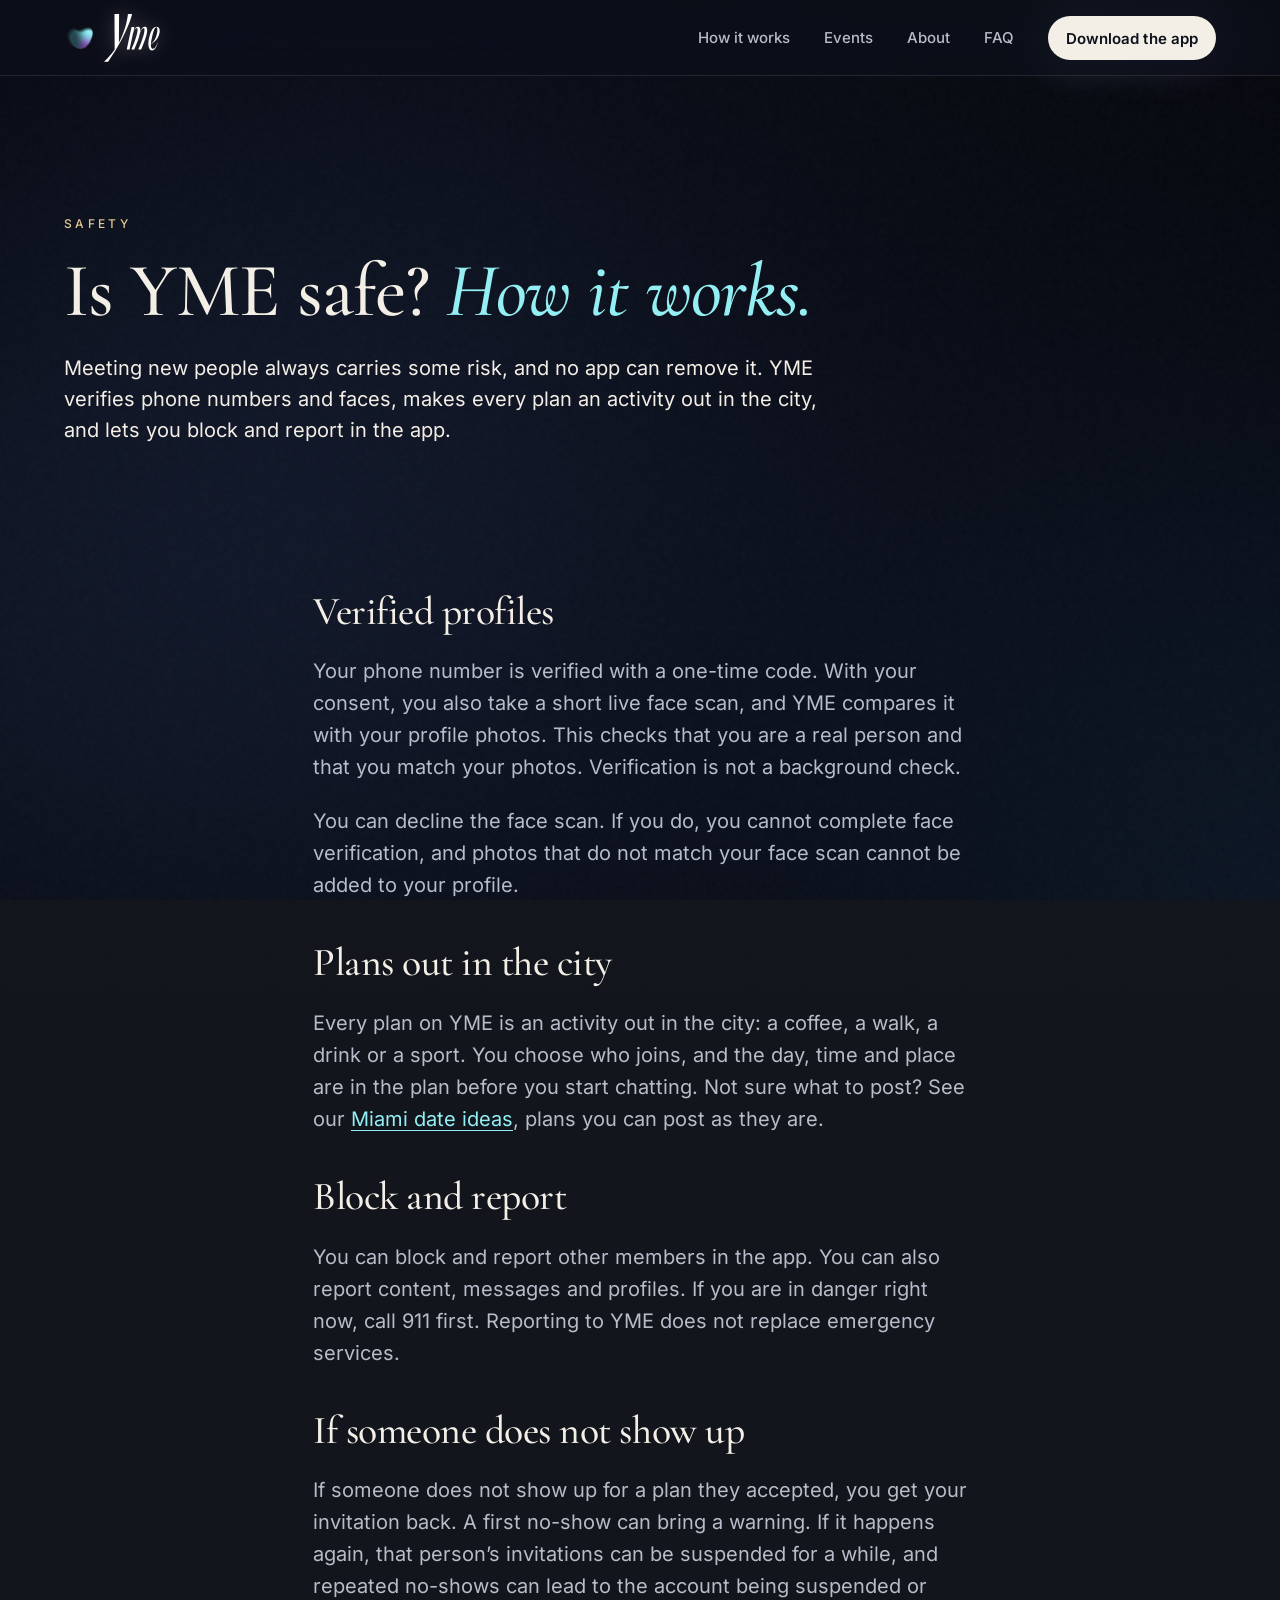
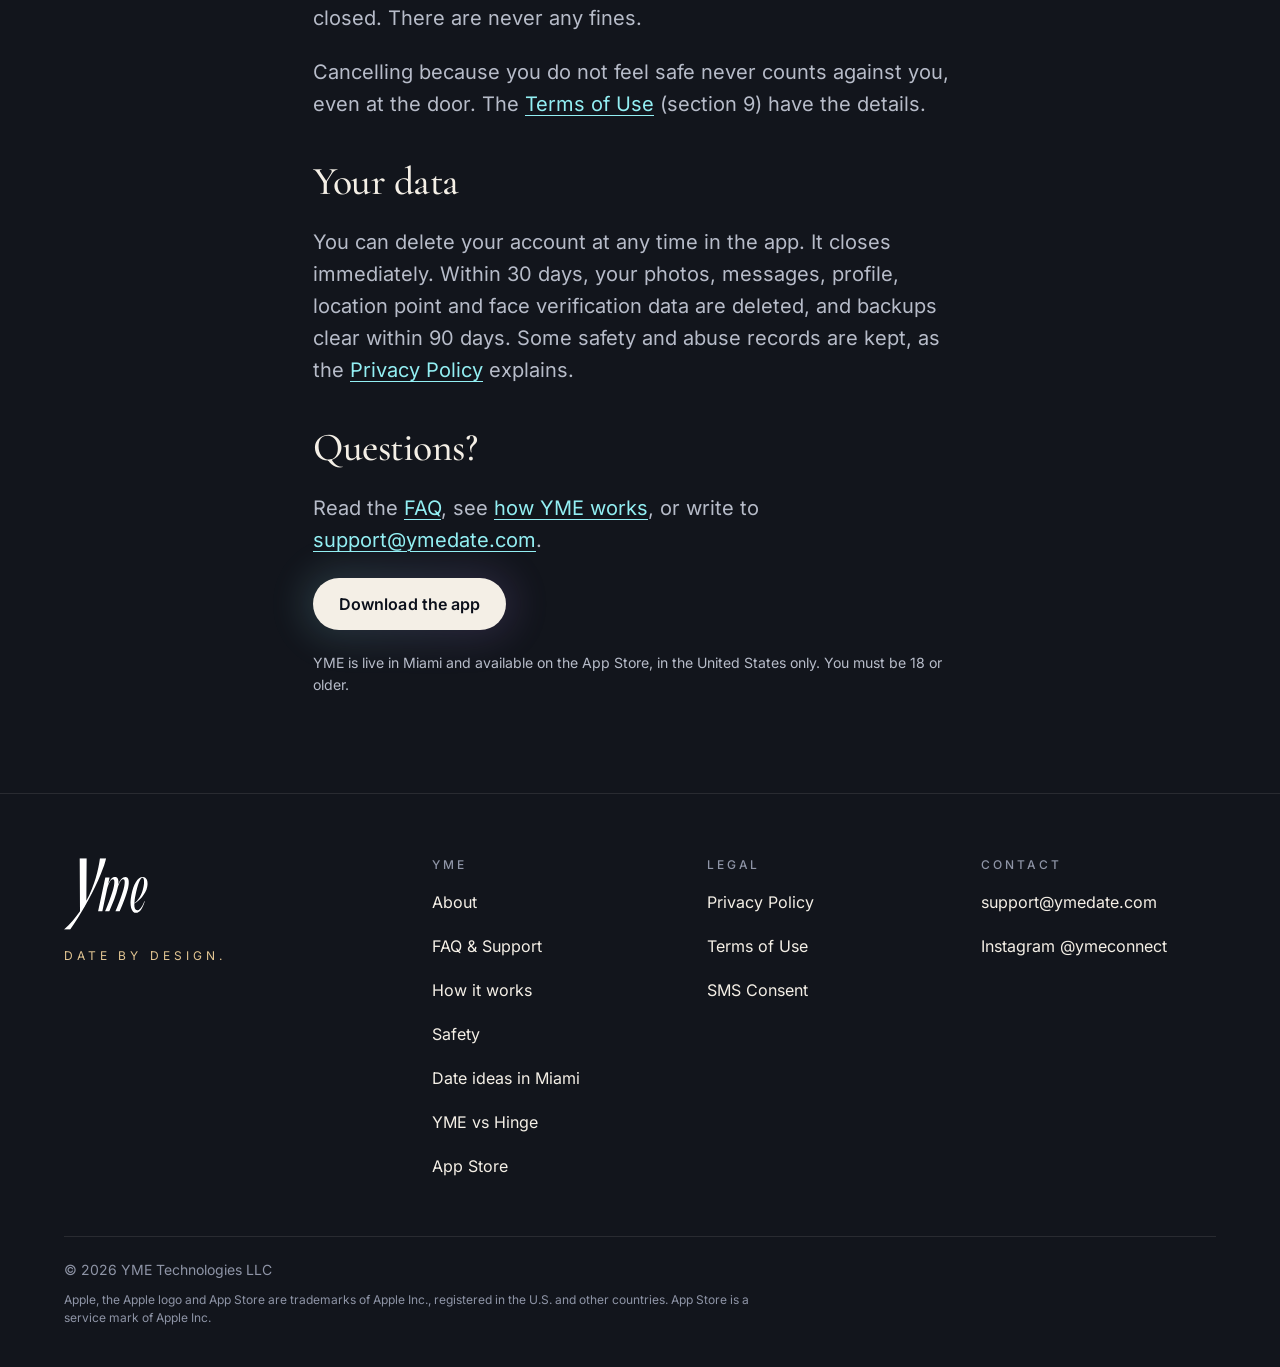
<file: safety.html>
<!doctype html>
<html lang="en">
<head>
<meta charset="utf-8">
<meta name="viewport" content="width=device-width, initial-scale=1">
<meta name="theme-color" content="#12151C">
<meta name="color-scheme" content="dark">
<meta name="apple-itunes-app" content="app-id=6798671574">
<link rel="icon" type="image/png" sizes="32x32" href="/favicon-32.png">
<link rel="icon" type="image/png" sizes="180x180" href="/touch-icon-180.png">
<link rel="preload" href="/fonts/cormorant-garamond-latin-wght-normal.woff2" as="font" type="font/woff2" crossorigin>
<script>(function(){var d=document.documentElement,c=d.classList,r=false;c.add('js');try{r=matchMedia('(prefers-reduced-motion: reduce)').matches}catch(e){}if(!r)c.add('motion-ok');if(d.hasAttribute('data-intro')){var m=r?'skip':'play',always=true,q=/[?&]intro=1/.test(location.search);var seen=function(s){try{return !!window[s].getItem('yme-intro')}catch(e){return false}};if(!always&&!q&&(seen('localStorage')||seen('sessionStorage')))m='skip';if(/[?&]intro=0/.test(location.search))m='skip';c.add('intro-'+m)}})();</script>

<title>Is YME Safe? How Verification and Safety Work</title>
<meta name="description" content="How YME handles safety: phone and face verification, plans out in the city, blocking and reporting, and what happens when someone does not show up.">
<link rel="canonical" href="https://ymedate.com/safety">
<meta property="og:type" content="website">
<meta property="og:site_name" content="YME">
<meta property="og:title" content="Is YME Safe? How Verification and Safety Work">
<meta property="og:description" content="Phone and face verification, plans out in the city, block and report, and a clear rule for no-shows.">
<meta property="og:url" content="https://ymedate.com/safety">
<meta property="og:image" content="https://ymedate.com/og-image.jpg">
<meta name="twitter:card" content="summary_large_image">
<meta name="twitter:title" content="Is YME Safe? How Verification and Safety Work">
<meta name="twitter:description" content="Phone and face verification, plans out in the city, block and report, and a clear rule for no-shows.">
<meta name="twitter:image" content="https://ymedate.com/og-image.jpg">
<link rel="preload" href="/fonts/cormorant-garamond-latin-wght-italic.woff2" as="font" type="font/woff2" crossorigin>
  <script type="module" crossorigin src="/assets/reveal-DpUwiVIt.js"></script>
  <script type="module" crossorigin src="/assets/page-BFpLe_tW.js"></script>
  <link rel="stylesheet" crossorigin href="/assets/reveal-CkEYf-1e.css">
</head>
<body class="inner">
<svg width="0" height="0" style="position:absolute" aria-hidden="true" focusable="false"><defs><symbol id="yme-wordmark" viewBox="0 0 137 117" fill="currentColor"><path d="M135.743 46.4937C135.113 49.8055 134.011 52.9145 132.437 55.8208C130.863 58.7271 129.069 61.363 127.054 63.7286C125.039 66.0265 122.93 68.0542 120.727 69.8115C118.586 71.5687 116.571 72.9881 114.682 74.0695C114.43 81.3689 116.004 85.0187 119.404 85.0187C120.16 85.0187 120.978 84.8159 121.86 84.4104C122.741 84.0049 123.654 83.2614 124.599 82.18C125.606 81.031 126.645 79.5103 127.715 77.6178C128.785 75.7254 129.887 73.2922 131.021 70.3184L131.776 70.4197C127.998 82.9911 123.276 89.2767 117.61 89.2767C115.721 89.2767 114.084 88.6008 112.699 87.2491C111.314 85.8297 110.244 83.8697 109.488 81.3689C108.796 78.8006 108.449 75.7254 108.449 72.1432C108.512 68.5611 108.984 64.5396 109.866 60.0788C110.747 55.618 111.818 51.5966 113.077 48.0144C114.336 44.3647 115.753 41.2895 117.327 38.7887C118.964 36.2204 120.695 34.2603 122.521 32.9086C124.41 31.5568 126.393 30.881 128.471 30.881C130.108 30.881 131.461 31.2865 132.532 32.0975C133.665 32.9086 134.546 34.0238 135.176 35.4431C135.806 36.8625 136.152 38.5184 136.215 40.4108C136.341 42.3033 136.183 44.3309 135.743 46.4937ZM114.777 73.157C118.051 70.7915 121.01 67.4797 123.654 63.2217C126.361 58.896 128.345 53.489 129.604 47.0006C130.485 42.7426 130.769 39.1942 130.454 36.3556C130.139 33.5169 129.321 32.0975 127.998 32.0975C127.054 32.0975 126.078 32.7734 125.071 34.1252C124.126 35.4093 123.15 37.268 122.143 39.7011C121.199 42.1343 120.254 45.0744 119.31 48.5213C118.365 51.9683 117.484 55.8208 116.666 60.0788C116.099 62.7147 115.658 65.1141 115.343 67.2769C115.092 69.4397 114.903 71.3998 114.777 73.157Z"/><path d="M67.3704 31.6643H74.2851L72.0131 42.3369C73.3302 38.8772 74.9108 36.103 76.7547 34.0142C78.6645 31.9254 80.8048 30.881 83.1756 30.881C85.4805 30.881 87.061 31.958 87.9171 34.1121C88.7733 36.2009 89.0037 39.1057 88.6086 42.8264C89.9257 39.3015 91.5392 36.4294 93.449 34.21C95.4246 31.9906 97.6308 30.881 100.067 30.881C102.965 30.881 104.71 32.4802 105.303 35.6787C105.961 38.812 105.731 43.0223 104.611 48.3096C104.019 50.9206 103.228 53.7928 102.241 56.926C101.253 60.0592 100.133 63.323 98.882 66.7174C97.6966 70.0464 96.3795 73.4082 94.9307 76.8025C93.5477 80.1316 92.1648 83.3627 90.7818 86.496H83.867C85.3159 83.2974 86.7317 79.9357 88.1147 76.4108C89.5635 72.8859 90.9135 69.361 92.1648 65.8362C93.4819 62.3113 94.6343 58.9169 95.6222 55.6531C96.6759 52.3241 97.499 49.2887 98.0917 46.5471C98.8161 42.957 99.1125 40.0848 98.9808 37.9307C98.9149 35.7114 98.1247 34.6017 96.61 34.6017C95.0953 34.6017 93.5807 35.6787 92.066 37.8328C90.5513 39.9216 89.1684 43.0222 87.9171 47.1346C86.6 53.5969 84.6244 60.1898 81.9902 66.9132C79.356 73.6366 76.6559 80.1642 73.89 86.496H66.9752C68.424 83.2974 69.8399 79.9357 71.2229 76.4108C72.6717 72.8859 74.0217 69.361 75.273 65.8362C76.5901 62.3113 77.7425 58.9169 78.7304 55.6531C79.784 52.3241 80.6072 49.2887 81.1999 46.5471C81.9243 42.957 82.2207 40.0848 82.089 37.9307C82.0231 35.7114 81.2328 34.6017 79.7182 34.6017C77.8742 34.6017 76.0632 36.1357 74.2851 39.2036C72.5729 42.2716 71.0912 46.6777 69.8399 52.422L62.53 86.496H55.6152L67.3704 31.6643Z"/><path d="M0 116.312C5.13451 111.807 9.84989 107.091 14.1461 102.166C18.4423 97.2414 22.4242 92.1069 26.0917 86.7628L25.6202 0H36.9371L36.4655 69.6303C39.9235 63.2383 42.9099 56.8464 45.4247 50.4544C47.9396 44.0625 50.0877 37.8801 51.8691 31.9073C53.6504 25.9345 55.065 20.2761 56.1129 14.932C57.2655 9.48313 58.1038 4.5058 58.6278 0H68.6872C67.6393 4.92494 65.9628 10.4786 63.6575 16.661C61.457 22.7386 58.8373 29.1829 55.7985 35.994C52.7597 42.8051 49.4066 49.8257 45.7391 57.056C42.0716 64.1814 38.2469 71.2545 34.265 78.2751C30.2831 85.191 26.1965 91.8973 22.0051 98.394C17.9184 104.891 13.9365 110.864 10.0595 116.312H0Z"/></symbol></defs></svg>
<a class="skip-link" href="#main">Skip to content</a>
<header class="site-header" id="site-header">
  <div class="container site-header__inner">
    <a class="brand" href="/" aria-label="YME, home">
      <picture><source type="image/avif" srcset="/img/blob-320.avif"><img class="brand__mark" src="/img/blob-320.webp" width="320" height="277" alt="" decoding="async"></picture>
      <svg viewBox="0 0 137 117" aria-hidden="true" focusable="false"><use href="#yme-wordmark"/></svg>
    </a>
    <nav class="nav" aria-label="Primary">
      <a href="/#how">How it works</a>
      <a href="/#events">Events</a>
      <a href="/about">About</a>
      <a href="/faq">FAQ</a>
    </nav>
    <a class="btn btn--primary btn--sm" href="https://apps.apple.com/us/app/yme-date-by-design/id6798671574" target="_blank" rel="noopener" data-magnetic>Download the app<span class="vh">, YME on the App Store (opens in a new tab)</span></a>
    <button class="menu-toggle" type="button" aria-expanded="false" aria-controls="mobile-menu" aria-label="Menu"><span></span></button>
  </div>
</header>
<nav class="mobile-menu" id="mobile-menu" aria-label="Mobile" hidden>
  <a href="/#how">How it works</a>
  <a href="/#events">Events</a>
  <a href="/about">About</a>
  <a href="/faq">FAQ</a>
</nav>

<div class="page">
<div class="night" aria-hidden="true"></div>
<main id="main">

<section class="page-hero" aria-labelledby="safety-title">
  <div class="page-hero__glow" aria-hidden="true"></div>
  <div class="container">
    <p class="eyebrow">Safety</p>
    <h1 id="safety-title" class="page-hero__title">Is YME safe? <em>How it works.</em></h1>
    <p class="guide__answer">Meeting new people always carries some risk, and no app can remove it. YME verifies phone numbers and faces, makes every plan an activity out in the city, and lets you block and report in the app.</p>
  </div>
</section>

<section class="section guide" aria-label="Safety on YME">
  <div class="container guide__wrap">

    <div class="guide__group" data-reveal>
      <h2>Verified profiles</h2>
      <p class="prose">Your phone number is verified with a one-time code. With your consent, you also take a short live face scan, and YME compares it with your profile photos. This checks that you are a real person and that you match your photos. Verification is not a background check.</p>
      <p class="prose">You can decline the face scan. If you do, you cannot complete face verification, and photos that do not match your face scan cannot be added to your profile.</p>
    </div>

    <div class="guide__group" data-reveal>
      <h2>Plans out in the city</h2>
      <p class="prose">Every plan on YME is an activity out in the city: a coffee, a walk, a drink or a sport. You choose who joins, and the day, time and place are in the plan before you start chatting. Not sure what to post? See our <a class="text-link" href="/date-ideas-miami">Miami date ideas</a>, plans you can post as they are.</p>
    </div>

    <div class="guide__group" data-reveal>
      <h2>Block and report</h2>
      <p class="prose">You can block and report other members in the app. You can also report content, messages and profiles. If you are in danger right now, call 911 first. Reporting to YME does not replace emergency services.</p>
    </div>

    <div class="guide__group" data-reveal>
      <h2>If someone does not show up</h2>
      <p class="prose">If someone does not show up for a plan they accepted, you get your invitation back. A first no-show can bring a warning. If it happens again, that person’s invitations can be suspended for a while, and repeated no-shows can lead to the account being suspended or closed. There are never any fines.</p>
      <p class="prose">Cancelling because you do not feel safe never counts against you, even at the door. The <a class="text-link" href="/terms-of-use">Terms of Use</a> (section 9) have the details.</p>
    </div>

    <div class="guide__group" data-reveal>
      <h2>Your data</h2>
      <p class="prose">You can delete your account at any time in the app. It closes immediately. Within 30 days, your photos, messages, profile, location point and face verification data are deleted, and backups clear within 90 days. Some safety and abuse records are kept, as the <a class="text-link" href="/privacy-policy">Privacy Policy</a> explains.</p>
    </div>

    <div class="guide__group" data-reveal>
      <h2>Questions?</h2>
      <p class="prose">Read the <a class="text-link" href="/faq">FAQ</a>, see <a class="text-link" href="/how-it-works">how YME works</a>, or write to <a class="text-link" href="mailto:support@ymedate.com">support@ymedate.com</a>.</p>
      <p><a class="btn btn--primary" href="https://apps.apple.com/us/app/yme-date-by-design/id6798671574" target="_blank" rel="noopener">Download the app<span class="vh">, YME on the App Store (opens in a new tab)</span></a></p>
      <p class="sources">YME is live in Miami and available on the App Store, in the United States only. You must be 18 or older.</p>
    </div>

  </div>
</section>

</main>
<footer class="site-footer">
  <div class="container">
    <div class="site-footer__grid">
      <div class="site-footer__brand">
        <a href="/" aria-label="YME, home"><svg viewBox="0 0 137 117" aria-hidden="true" focusable="false"><use href="#yme-wordmark"/></svg></a>
        <p class="site-footer__sig">Date by design.</p>
      </div>
      <div>
        <h2>YME</h2>
        <ul class="site-footer__list">
          <li><a href="/about">About</a></li>
          <li><a href="/faq">FAQ &amp; Support</a></li>
          <li><a href="/how-it-works">How it works</a></li>
          <li><a href="/safety">Safety</a></li>
          <li><a href="/date-ideas-miami">Date ideas in Miami</a></li>
          <li><a href="/hinge-alternative">YME vs Hinge</a></li>
          <li><a href="https://apps.apple.com/us/app/yme-date-by-design/id6798671574" target="_blank" rel="noopener">App Store<span class="vh"> (opens in a new tab)</span></a></li>
        </ul>
      </div>
      <div>
        <h2>Legal</h2>
        <ul class="site-footer__list">
          <li><a href="/privacy-policy">Privacy Policy</a></li>
          <li><a href="/terms-of-use">Terms of Use</a></li>
          <li><a href="/sms-consent">SMS Consent</a></li>
        </ul>
      </div>
      <div>
        <h2>Contact</h2>
        <ul class="site-footer__list">
          <li><a href="mailto:support@ymedate.com">support@ymedate.com</a></li>
          <li><a href="https://www.instagram.com/ymeconnect" target="_blank" rel="noopener">Instagram @ymeconnect<span class="vh"> (opens in a new tab)</span></a></li>
        </ul>
      </div>
    </div>
    <p class="site-footer__base">&copy; 2026 YME Technologies LLC</p>
    <p class="site-footer__tm">Apple, the Apple logo and App Store are trademarks of Apple Inc., registered in the U.S. and other countries. App Store is a service mark of Apple Inc.</p>
  </div>
</footer>

</div>
<div class="grain" aria-hidden="true"></div>
</body>
</html>
</file>
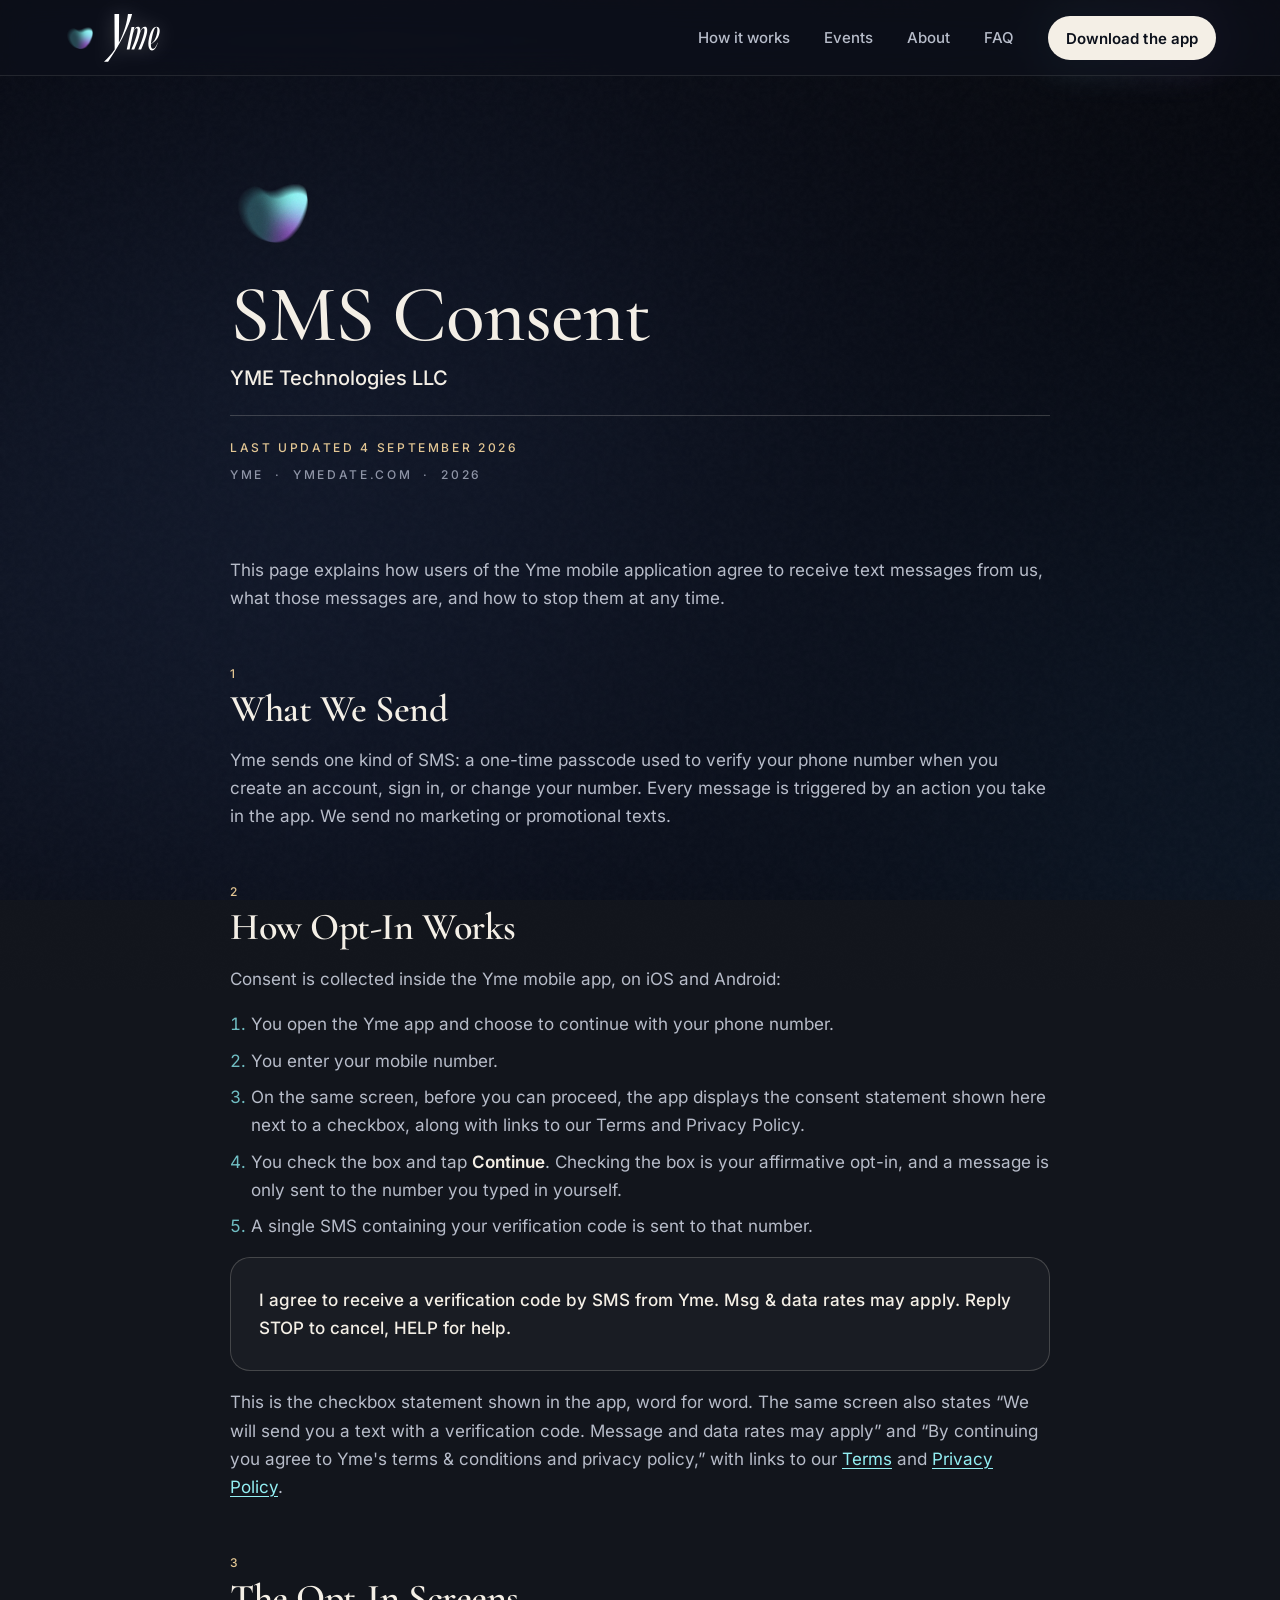
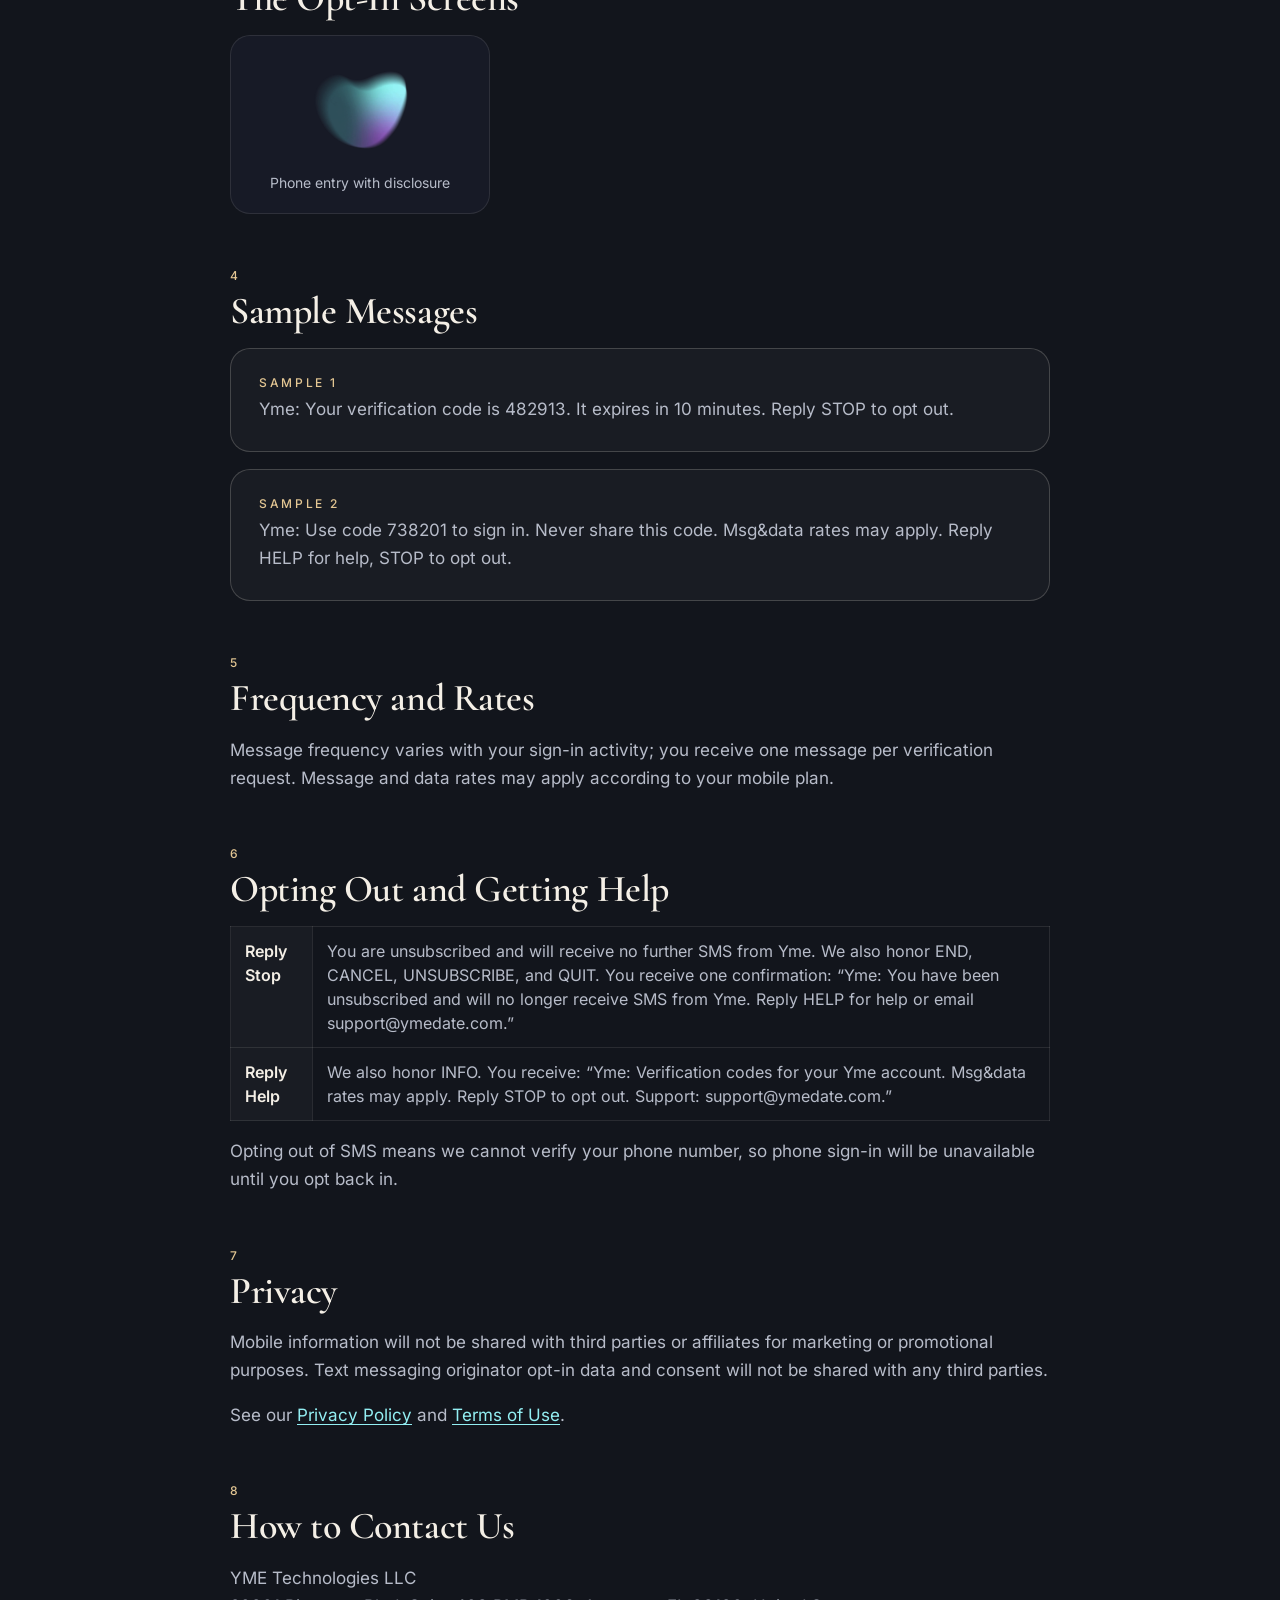
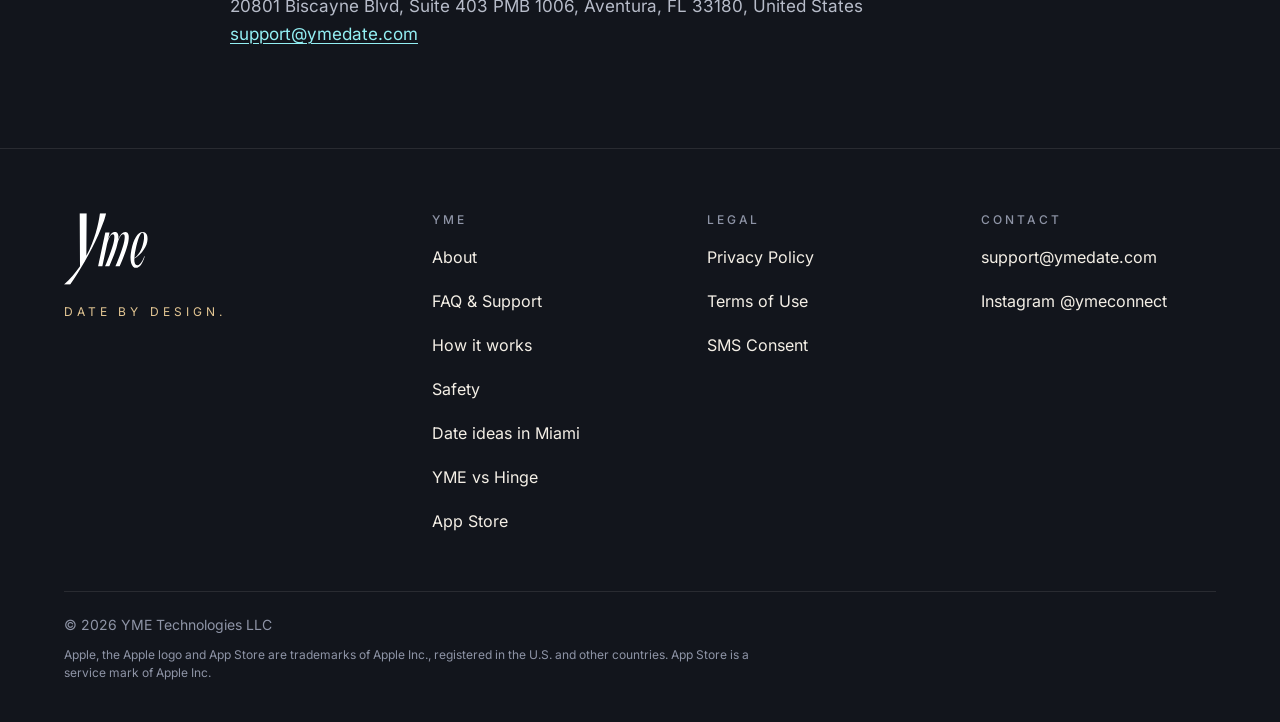
<file: sms-consent.html>
<!doctype html>
<html lang="en">
<head>
<meta charset="utf-8">
<meta name="viewport" content="width=device-width, initial-scale=1">
<meta name="theme-color" content="#12151C">
<meta name="color-scheme" content="dark">
<meta name="apple-itunes-app" content="app-id=6798671574">
<link rel="icon" type="image/png" sizes="32x32" href="/favicon-32.png">
<link rel="icon" type="image/png" sizes="180x180" href="/touch-icon-180.png">
<link rel="preload" href="/fonts/cormorant-garamond-latin-wght-normal.woff2" as="font" type="font/woff2" crossorigin>
<script>(function(){var d=document.documentElement,c=d.classList,r=false;c.add('js');try{r=matchMedia('(prefers-reduced-motion: reduce)').matches}catch(e){}if(!r)c.add('motion-ok');if(d.hasAttribute('data-intro')){var m=r?'skip':'play',always=true,q=/[?&]intro=1/.test(location.search);var seen=function(s){try{return !!window[s].getItem('yme-intro')}catch(e){return false}};if(!always&&!q&&(seen('localStorage')||seen('sessionStorage')))m='skip';if(/[?&]intro=0/.test(location.search))m='skip';c.add('intro-'+m)}})();</script>

<title>SMS Consent — YME</title>
<meta name="description" content="How users of the Yme app consent to receive SMS verification codes: the exact in-app disclosure, screenshots, sample messages, and opt-out instructions.">
<link rel="canonical" href="https://ymedate.com/sms-consent">
<meta property="og:type" content="website">
<meta property="og:site_name" content="YME">
<meta property="og:title" content="SMS Consent — YME">
<meta property="og:url" content="https://ymedate.com/sms-consent">
<meta property="og:description" content="How users of the Yme app consent to receive SMS verification codes: the exact in-app disclosure, screenshots, sample messages, and opt-out instructions.">
<meta property="og:image" content="https://ymedate.com/og-image.jpg">
<meta name="twitter:card" content="summary_large_image">
  <script type="module" crossorigin src="/assets/reveal-DpUwiVIt.js"></script>
  <script type="module" crossorigin src="/assets/page-BFpLe_tW.js"></script>
  <link rel="stylesheet" crossorigin href="/assets/reveal-CkEYf-1e.css">
</head>
<body class="inner">
<svg width="0" height="0" style="position:absolute" aria-hidden="true" focusable="false"><defs><symbol id="yme-wordmark" viewBox="0 0 137 117" fill="currentColor"><path d="M135.743 46.4937C135.113 49.8055 134.011 52.9145 132.437 55.8208C130.863 58.7271 129.069 61.363 127.054 63.7286C125.039 66.0265 122.93 68.0542 120.727 69.8115C118.586 71.5687 116.571 72.9881 114.682 74.0695C114.43 81.3689 116.004 85.0187 119.404 85.0187C120.16 85.0187 120.978 84.8159 121.86 84.4104C122.741 84.0049 123.654 83.2614 124.599 82.18C125.606 81.031 126.645 79.5103 127.715 77.6178C128.785 75.7254 129.887 73.2922 131.021 70.3184L131.776 70.4197C127.998 82.9911 123.276 89.2767 117.61 89.2767C115.721 89.2767 114.084 88.6008 112.699 87.2491C111.314 85.8297 110.244 83.8697 109.488 81.3689C108.796 78.8006 108.449 75.7254 108.449 72.1432C108.512 68.5611 108.984 64.5396 109.866 60.0788C110.747 55.618 111.818 51.5966 113.077 48.0144C114.336 44.3647 115.753 41.2895 117.327 38.7887C118.964 36.2204 120.695 34.2603 122.521 32.9086C124.41 31.5568 126.393 30.881 128.471 30.881C130.108 30.881 131.461 31.2865 132.532 32.0975C133.665 32.9086 134.546 34.0238 135.176 35.4431C135.806 36.8625 136.152 38.5184 136.215 40.4108C136.341 42.3033 136.183 44.3309 135.743 46.4937ZM114.777 73.157C118.051 70.7915 121.01 67.4797 123.654 63.2217C126.361 58.896 128.345 53.489 129.604 47.0006C130.485 42.7426 130.769 39.1942 130.454 36.3556C130.139 33.5169 129.321 32.0975 127.998 32.0975C127.054 32.0975 126.078 32.7734 125.071 34.1252C124.126 35.4093 123.15 37.268 122.143 39.7011C121.199 42.1343 120.254 45.0744 119.31 48.5213C118.365 51.9683 117.484 55.8208 116.666 60.0788C116.099 62.7147 115.658 65.1141 115.343 67.2769C115.092 69.4397 114.903 71.3998 114.777 73.157Z"/><path d="M67.3704 31.6643H74.2851L72.0131 42.3369C73.3302 38.8772 74.9108 36.103 76.7547 34.0142C78.6645 31.9254 80.8048 30.881 83.1756 30.881C85.4805 30.881 87.061 31.958 87.9171 34.1121C88.7733 36.2009 89.0037 39.1057 88.6086 42.8264C89.9257 39.3015 91.5392 36.4294 93.449 34.21C95.4246 31.9906 97.6308 30.881 100.067 30.881C102.965 30.881 104.71 32.4802 105.303 35.6787C105.961 38.812 105.731 43.0223 104.611 48.3096C104.019 50.9206 103.228 53.7928 102.241 56.926C101.253 60.0592 100.133 63.323 98.882 66.7174C97.6966 70.0464 96.3795 73.4082 94.9307 76.8025C93.5477 80.1316 92.1648 83.3627 90.7818 86.496H83.867C85.3159 83.2974 86.7317 79.9357 88.1147 76.4108C89.5635 72.8859 90.9135 69.361 92.1648 65.8362C93.4819 62.3113 94.6343 58.9169 95.6222 55.6531C96.6759 52.3241 97.499 49.2887 98.0917 46.5471C98.8161 42.957 99.1125 40.0848 98.9808 37.9307C98.9149 35.7114 98.1247 34.6017 96.61 34.6017C95.0953 34.6017 93.5807 35.6787 92.066 37.8328C90.5513 39.9216 89.1684 43.0222 87.9171 47.1346C86.6 53.5969 84.6244 60.1898 81.9902 66.9132C79.356 73.6366 76.6559 80.1642 73.89 86.496H66.9752C68.424 83.2974 69.8399 79.9357 71.2229 76.4108C72.6717 72.8859 74.0217 69.361 75.273 65.8362C76.5901 62.3113 77.7425 58.9169 78.7304 55.6531C79.784 52.3241 80.6072 49.2887 81.1999 46.5471C81.9243 42.957 82.2207 40.0848 82.089 37.9307C82.0231 35.7114 81.2328 34.6017 79.7182 34.6017C77.8742 34.6017 76.0632 36.1357 74.2851 39.2036C72.5729 42.2716 71.0912 46.6777 69.8399 52.422L62.53 86.496H55.6152L67.3704 31.6643Z"/><path d="M0 116.312C5.13451 111.807 9.84989 107.091 14.1461 102.166C18.4423 97.2414 22.4242 92.1069 26.0917 86.7628L25.6202 0H36.9371L36.4655 69.6303C39.9235 63.2383 42.9099 56.8464 45.4247 50.4544C47.9396 44.0625 50.0877 37.8801 51.8691 31.9073C53.6504 25.9345 55.065 20.2761 56.1129 14.932C57.2655 9.48313 58.1038 4.5058 58.6278 0H68.6872C67.6393 4.92494 65.9628 10.4786 63.6575 16.661C61.457 22.7386 58.8373 29.1829 55.7985 35.994C52.7597 42.8051 49.4066 49.8257 45.7391 57.056C42.0716 64.1814 38.2469 71.2545 34.265 78.2751C30.2831 85.191 26.1965 91.8973 22.0051 98.394C17.9184 104.891 13.9365 110.864 10.0595 116.312H0Z"/></symbol></defs></svg>
<a class="skip-link" href="#main">Skip to content</a>
<header class="site-header" id="site-header">
  <div class="container site-header__inner">
    <a class="brand" href="/" aria-label="YME, home">
      <picture><source type="image/avif" srcset="/img/blob-320.avif"><img class="brand__mark" src="/img/blob-320.webp" width="320" height="277" alt="" decoding="async"></picture>
      <svg viewBox="0 0 137 117" aria-hidden="true" focusable="false"><use href="#yme-wordmark"/></svg>
    </a>
    <nav class="nav" aria-label="Primary">
      <a href="/#how">How it works</a>
      <a href="/#events">Events</a>
      <a href="/about">About</a>
      <a href="/faq">FAQ</a>
    </nav>
    <a class="btn btn--primary btn--sm" href="https://apps.apple.com/us/app/yme-date-by-design/id6798671574" target="_blank" rel="noopener" data-magnetic>Download the app<span class="vh">, YME on the App Store (opens in a new tab)</span></a>
    <button class="menu-toggle" type="button" aria-expanded="false" aria-controls="mobile-menu" aria-label="Menu"><span></span></button>
  </div>
</header>
<nav class="mobile-menu" id="mobile-menu" aria-label="Mobile" hidden>
  <a href="/#how">How it works</a>
  <a href="/#events">Events</a>
  <a href="/about">About</a>
  <a href="/faq">FAQ</a>
</nav>

<div class="page">
<div class="night" aria-hidden="true"></div>
<main id="main" class="legal">
  <div class="container legal__wrap">
<div class="cover">
  <img class="heart" src="/img/blob-320.webp" alt="yme logo" width="320" height="277" decoding="async">
  <h1>SMS Consent</h1>
  <p class="sub">YME Technologies LLC</p>
  <hr>
  <p class="caps">Last updated 4 September 2026</p>
  <p class="caps site">yme &nbsp;&middot;&nbsp; ymedate.com &nbsp;&middot;&nbsp; 2026</p>
</div>

<div>
  <div class="wrap">

    <section>
      <p>This page explains how users of the Yme mobile application agree to receive text messages from us, what those messages are, and how to stop them at any time.</p>
    </section>

    <section>
      <p class="secnum">1</p>
      <h2>What We Send</h2>
      <p>Yme sends one kind of SMS: a one-time passcode used to verify your phone number when you create an account, sign in, or change your number. Every message is triggered by an action you take in the app. We send no marketing or promotional texts.</p>
    </section>

    <section>
      <p class="secnum">2</p>
      <h2>How Opt-In Works</h2>
      <p>Consent is collected inside the Yme mobile app, on iOS and Android:</p>
      <ol>
        <li>You open the Yme app and choose to continue with your phone number.</li>
        <li>You enter your mobile number.</li>
        <li>On the same screen, before you can proceed, the app displays the consent statement shown here next to a checkbox, along with links to our Terms and Privacy Policy.</li>
        <li>You check the box and tap <strong>Continue</strong>. Checking the box is your affirmative opt-in, and a message is only sent to the number you typed in yourself.</li>
        <li>A single SMS containing your verification code is sent to that number.</li>
      </ol>
      <div class="disclosure">
        I agree to receive a verification code by SMS from Yme. Msg &amp; data rates may apply. Reply STOP to cancel, HELP for help.
      </div>
      <p>This is the checkbox statement shown in the app, word for word. The same screen also states &ldquo;We will send you a text with a verification code. Message and data rates may apply&rdquo; and &ldquo;By continuing you agree to Yme's terms &amp; conditions and privacy policy,&rdquo; with links to our <a href="https://ymedate.com/terms-of-use">Terms</a> and <a href="https://ymedate.com/privacy-policy">Privacy Policy</a>.</p>
    </section>

    <section>
      <p class="secnum">3</p>
      <h2>The Opt-In Screens</h2>
      <div class="shots">
        <figure>
          <img class="heart" src="/img/blob-320.webp" alt="yme logo" width="320" height="277" decoding="async">
          <figcaption>Phone entry with disclosure</figcaption>
        </figure>
      </div>
    </section>

    <section>
      <p class="secnum">4</p>
      <h2>Sample Messages</h2>
      <div class="sample"><span>Sample 1</span>Yme: Your verification code is 482913. It expires in 10 minutes. Reply STOP to opt out.</div>
      <div class="sample"><span>Sample 2</span>Yme: Use code 738201 to sign in. Never share this code. Msg&amp;data rates may apply. Reply HELP for help, STOP to opt out.</div>
    </section>

    <section>
      <p class="secnum">5</p>
      <h2>Frequency and Rates</h2>
      <p>Message frequency varies with your sign-in activity; you receive one message per verification request. Message and data rates may apply according to your mobile plan.</p>
    </section>

    <section>
      <p class="secnum">6</p>
      <h2>Opting Out and Getting Help</h2>
      <table>
        <tr>
          <th>Reply Stop</th>
          <td>You are unsubscribed and will receive no further SMS from Yme. We also honor END, CANCEL, UNSUBSCRIBE, and QUIT. You receive one confirmation: &ldquo;Yme: You have been unsubscribed and will no longer receive SMS from Yme. Reply HELP for help or email support@ymedate.com.&rdquo;</td>
        </tr>
        <tr>
          <th>Reply Help</th>
          <td>We also honor INFO. You receive: &ldquo;Yme: Verification codes for your Yme account. Msg&amp;data rates may apply. Reply STOP to opt out. Support: support@ymedate.com.&rdquo;</td>
        </tr>
      </table>
      <p>Opting out of SMS means we cannot verify your phone number, so phone sign-in will be unavailable until you opt back in.</p>
    </section>

    <section>
      <p class="secnum">7</p>
      <h2>Privacy</h2>
      <p>Mobile information will not be shared with third parties or affiliates for marketing or promotional purposes. Text messaging originator opt-in data and consent will not be shared with any third parties.</p>
      <p>See our <a href="https://ymedate.com/privacy-policy">Privacy Policy</a> and <a href="https://ymedate.com/terms-of-use">Terms of Use</a>.</p>
    </section>

    <section>
      <p class="secnum">8</p>
      <h2>How to Contact Us</h2>
      <p>YME Technologies LLC<br>
      20801 Biscayne Blvd, Suite 403 PMB 1006, Aventura, FL 33180, United States<br>
      <a href="mailto:support@ymedate.com">support@ymedate.com</a></p>
    </section>

  </div>
</div>

  </div>
</main>
<footer class="site-footer">
  <div class="container">
    <div class="site-footer__grid">
      <div class="site-footer__brand">
        <a href="/" aria-label="YME, home"><svg viewBox="0 0 137 117" aria-hidden="true" focusable="false"><use href="#yme-wordmark"/></svg></a>
        <p class="site-footer__sig">Date by design.</p>
      </div>
      <div>
        <h2>YME</h2>
        <ul class="site-footer__list">
          <li><a href="/about">About</a></li>
          <li><a href="/faq">FAQ &amp; Support</a></li>
          <li><a href="/how-it-works">How it works</a></li>
          <li><a href="/safety">Safety</a></li>
          <li><a href="/date-ideas-miami">Date ideas in Miami</a></li>
          <li><a href="/hinge-alternative">YME vs Hinge</a></li>
          <li><a href="https://apps.apple.com/us/app/yme-date-by-design/id6798671574" target="_blank" rel="noopener">App Store<span class="vh"> (opens in a new tab)</span></a></li>
        </ul>
      </div>
      <div>
        <h2>Legal</h2>
        <ul class="site-footer__list">
          <li><a href="/privacy-policy">Privacy Policy</a></li>
          <li><a href="/terms-of-use">Terms of Use</a></li>
          <li><a href="/sms-consent">SMS Consent</a></li>
        </ul>
      </div>
      <div>
        <h2>Contact</h2>
        <ul class="site-footer__list">
          <li><a href="mailto:support@ymedate.com">support@ymedate.com</a></li>
          <li><a href="https://www.instagram.com/ymeconnect" target="_blank" rel="noopener">Instagram @ymeconnect<span class="vh"> (opens in a new tab)</span></a></li>
        </ul>
      </div>
    </div>
    <p class="site-footer__base">&copy; 2026 YME Technologies LLC</p>
    <p class="site-footer__tm">Apple, the Apple logo and App Store are trademarks of Apple Inc., registered in the U.S. and other countries. App Store is a service mark of Apple Inc.</p>
  </div>
</footer>

</div>
<div class="grain" aria-hidden="true"></div>
</body>
</html>
</file>
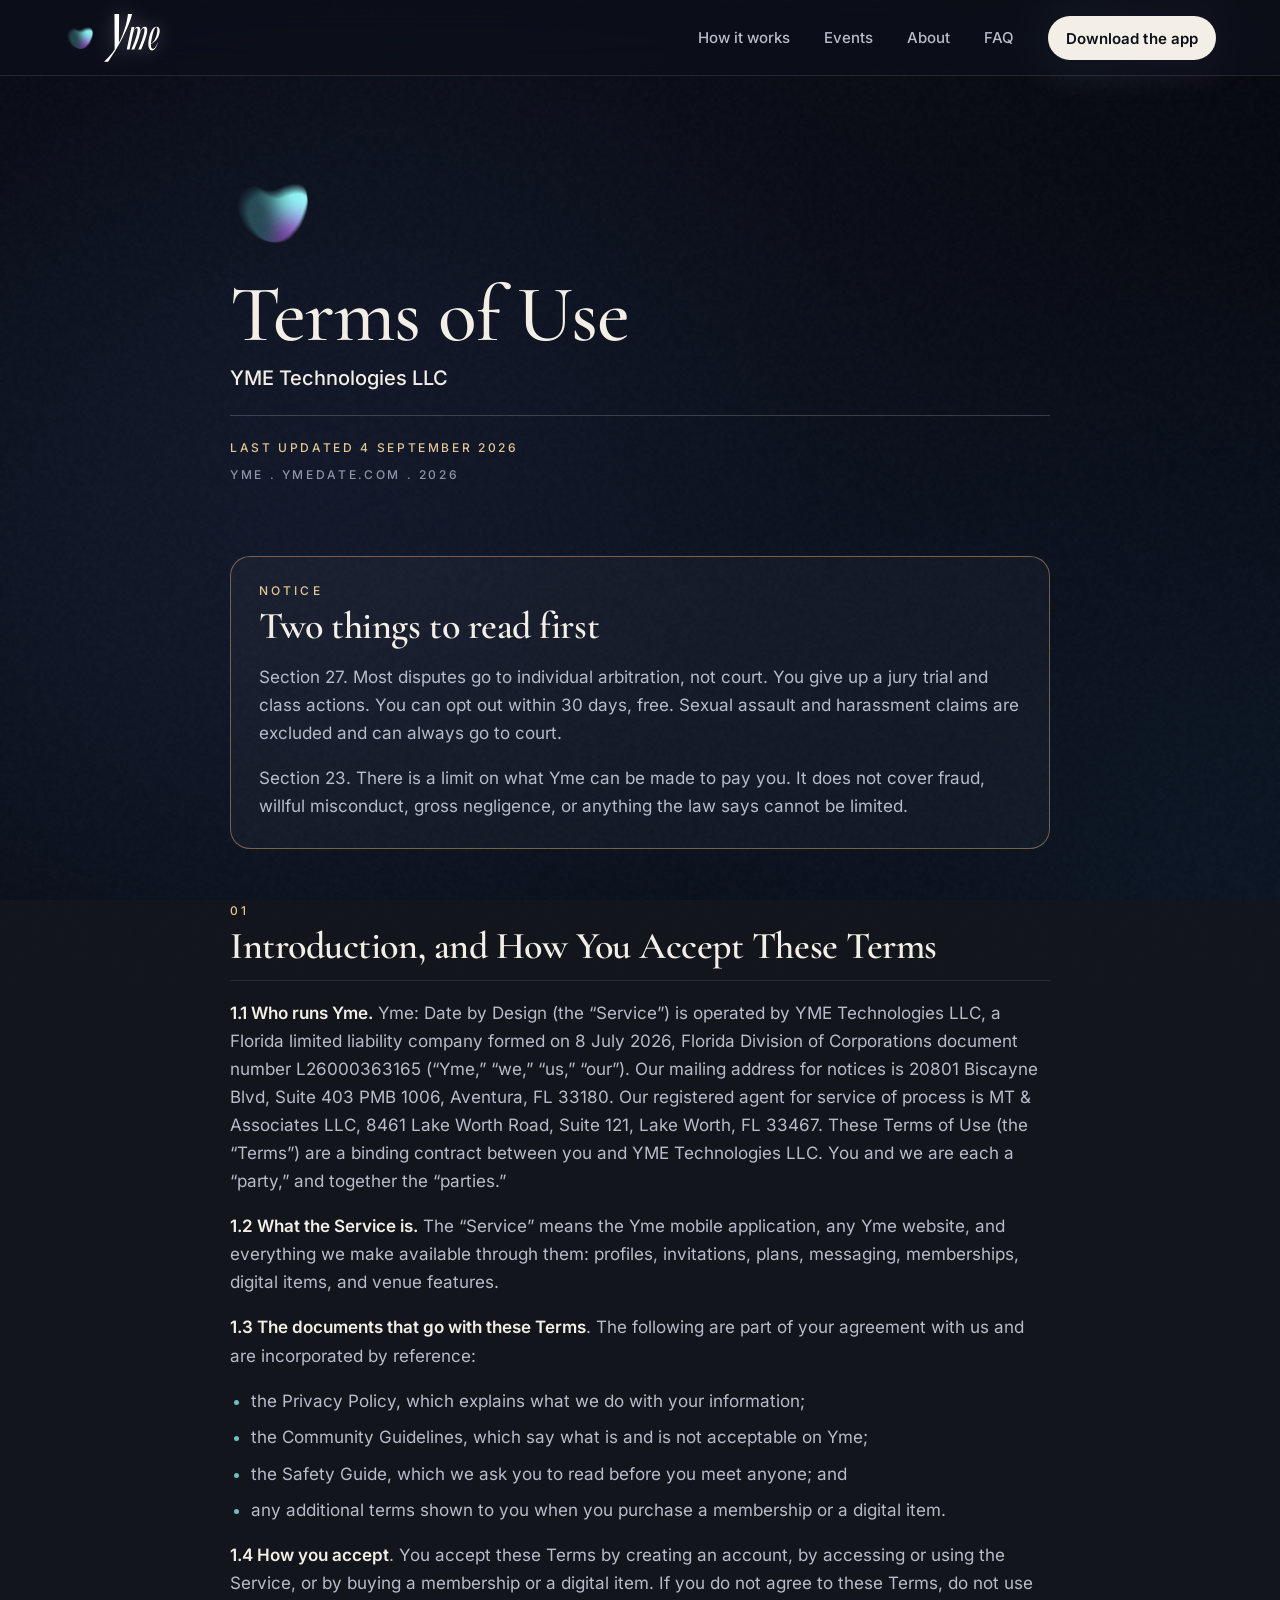
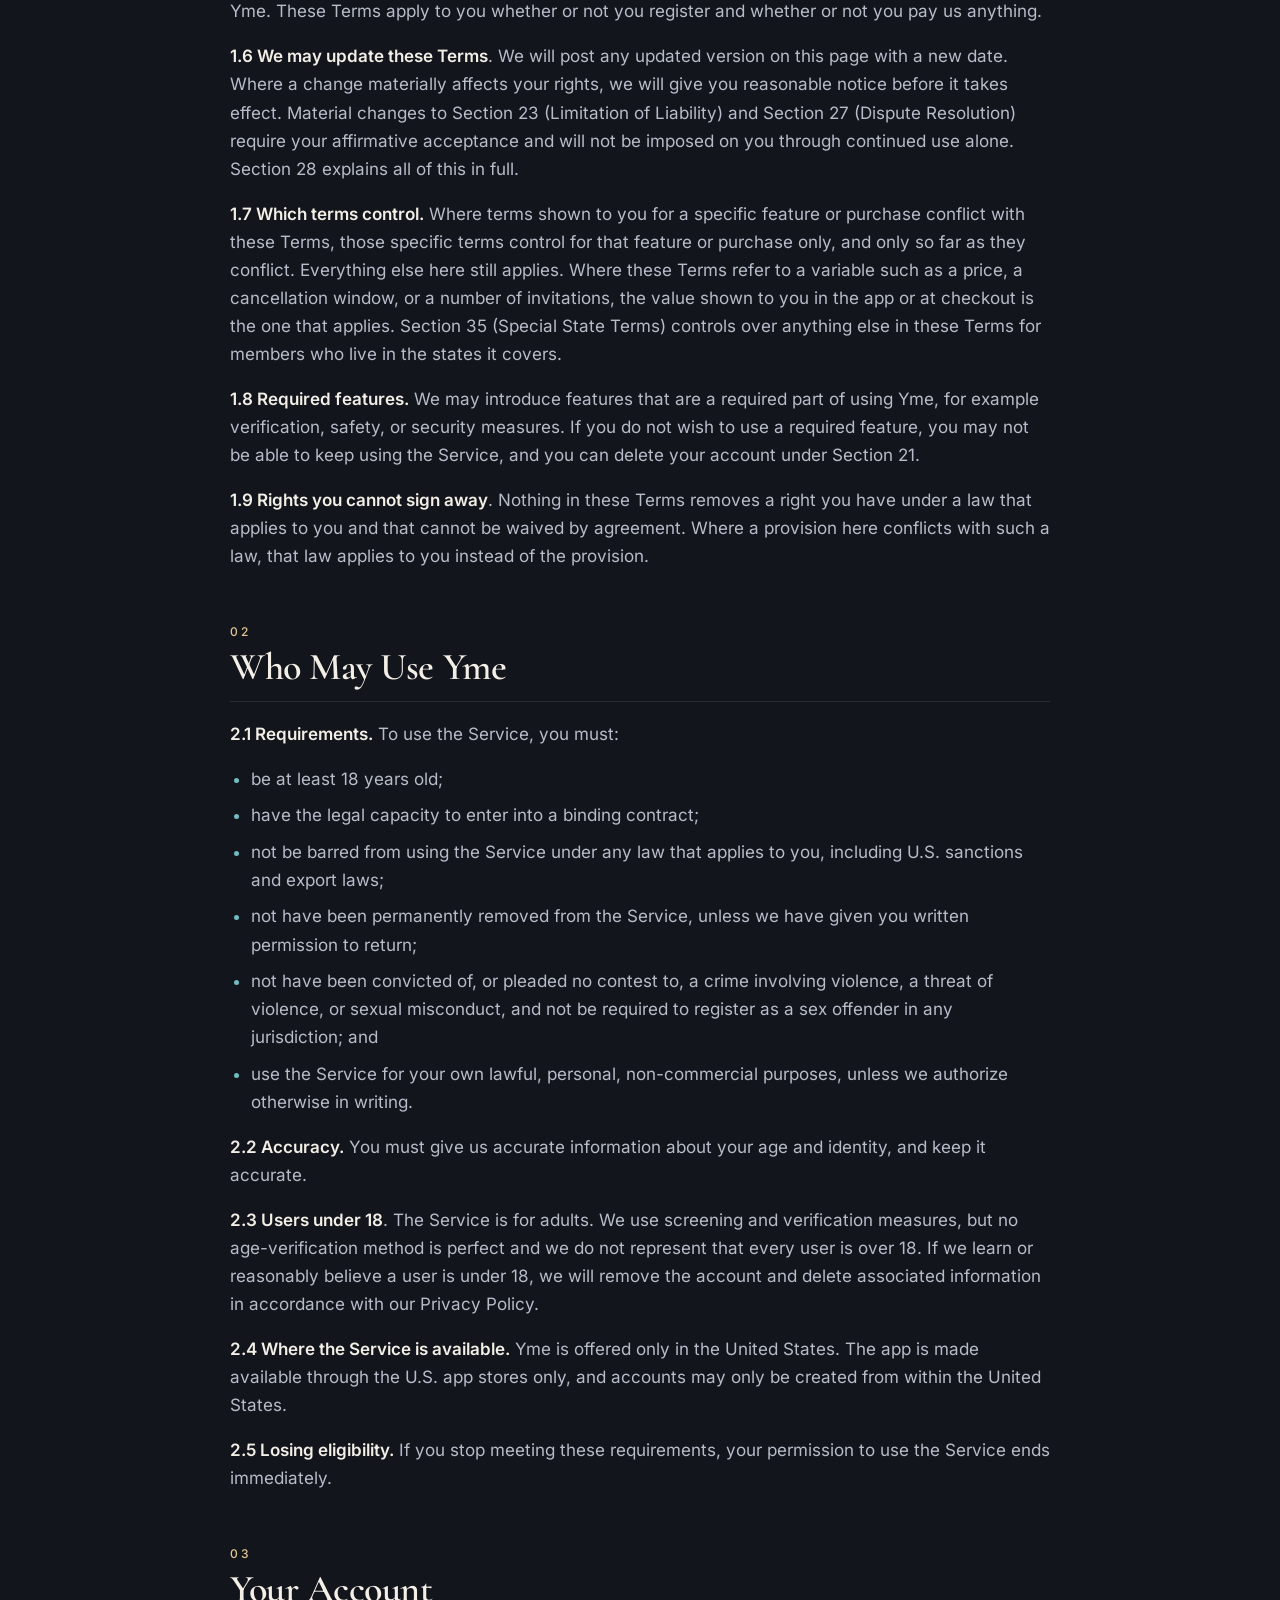
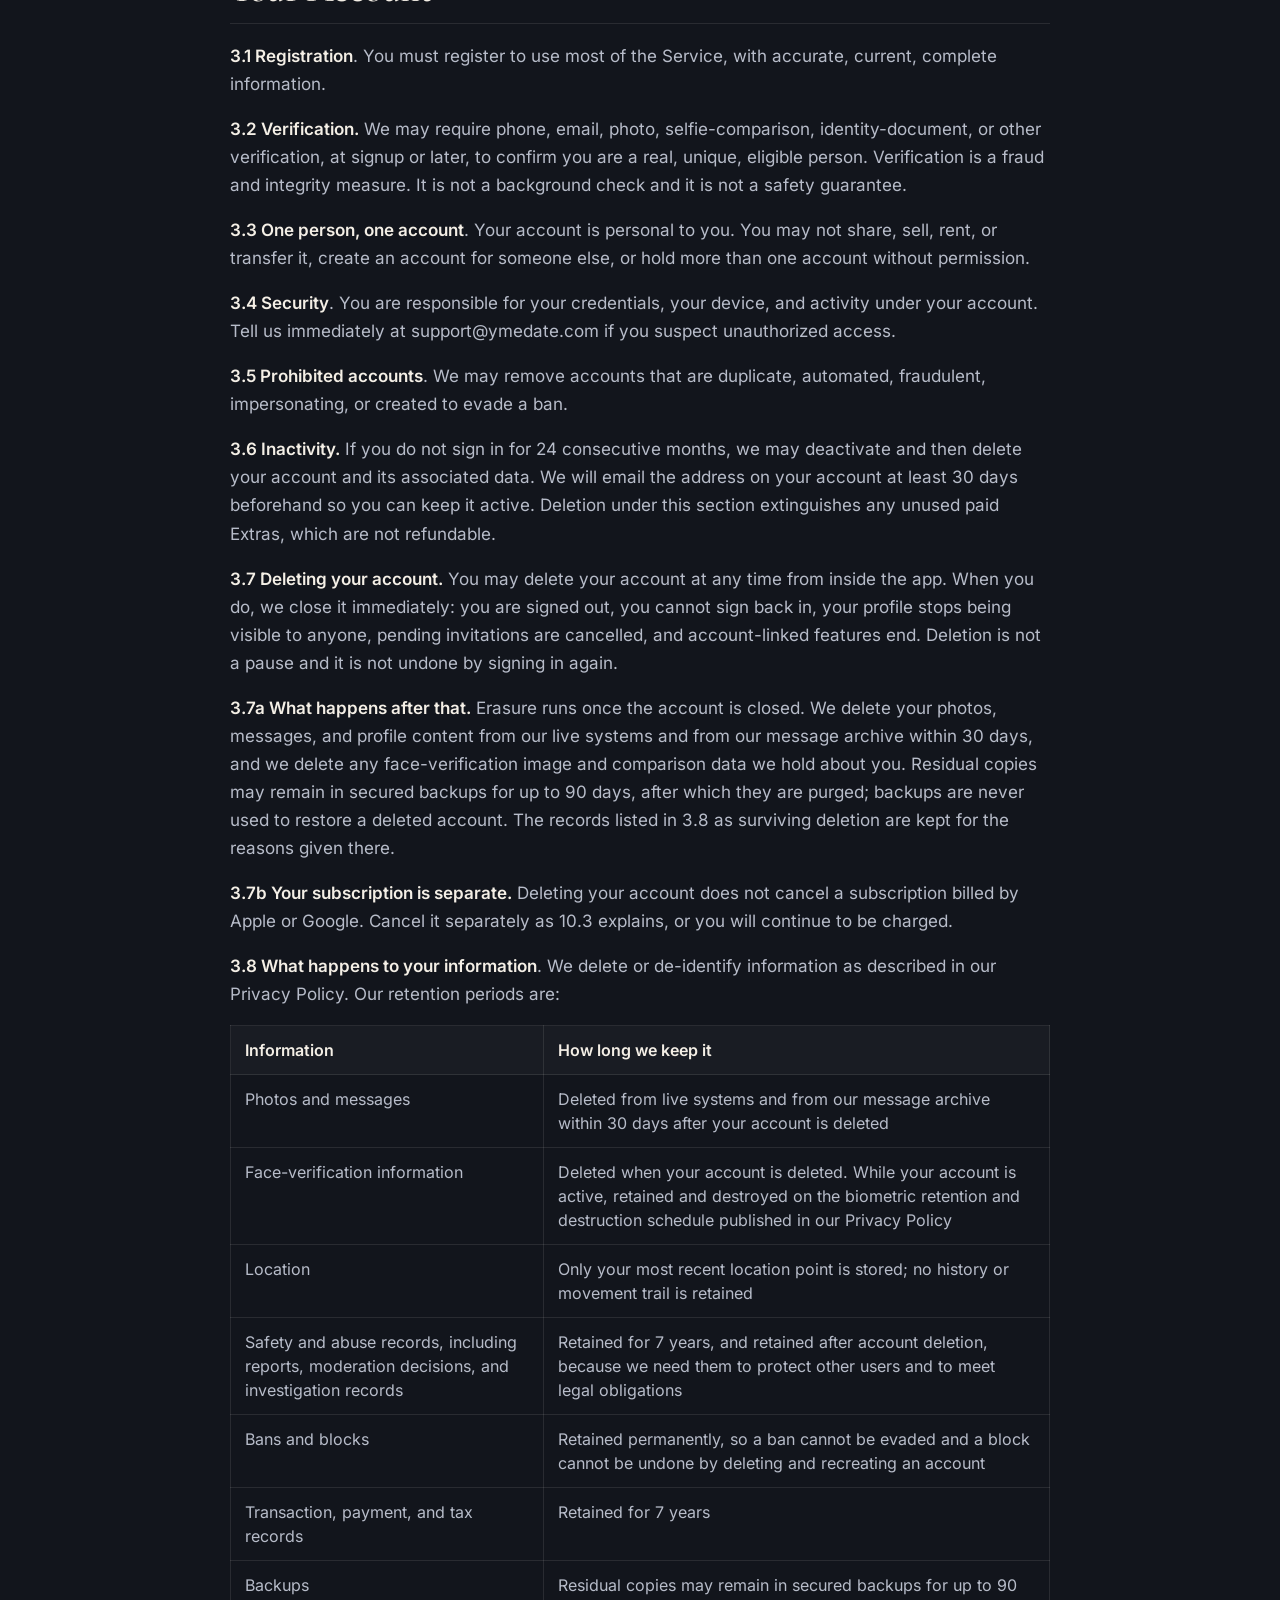
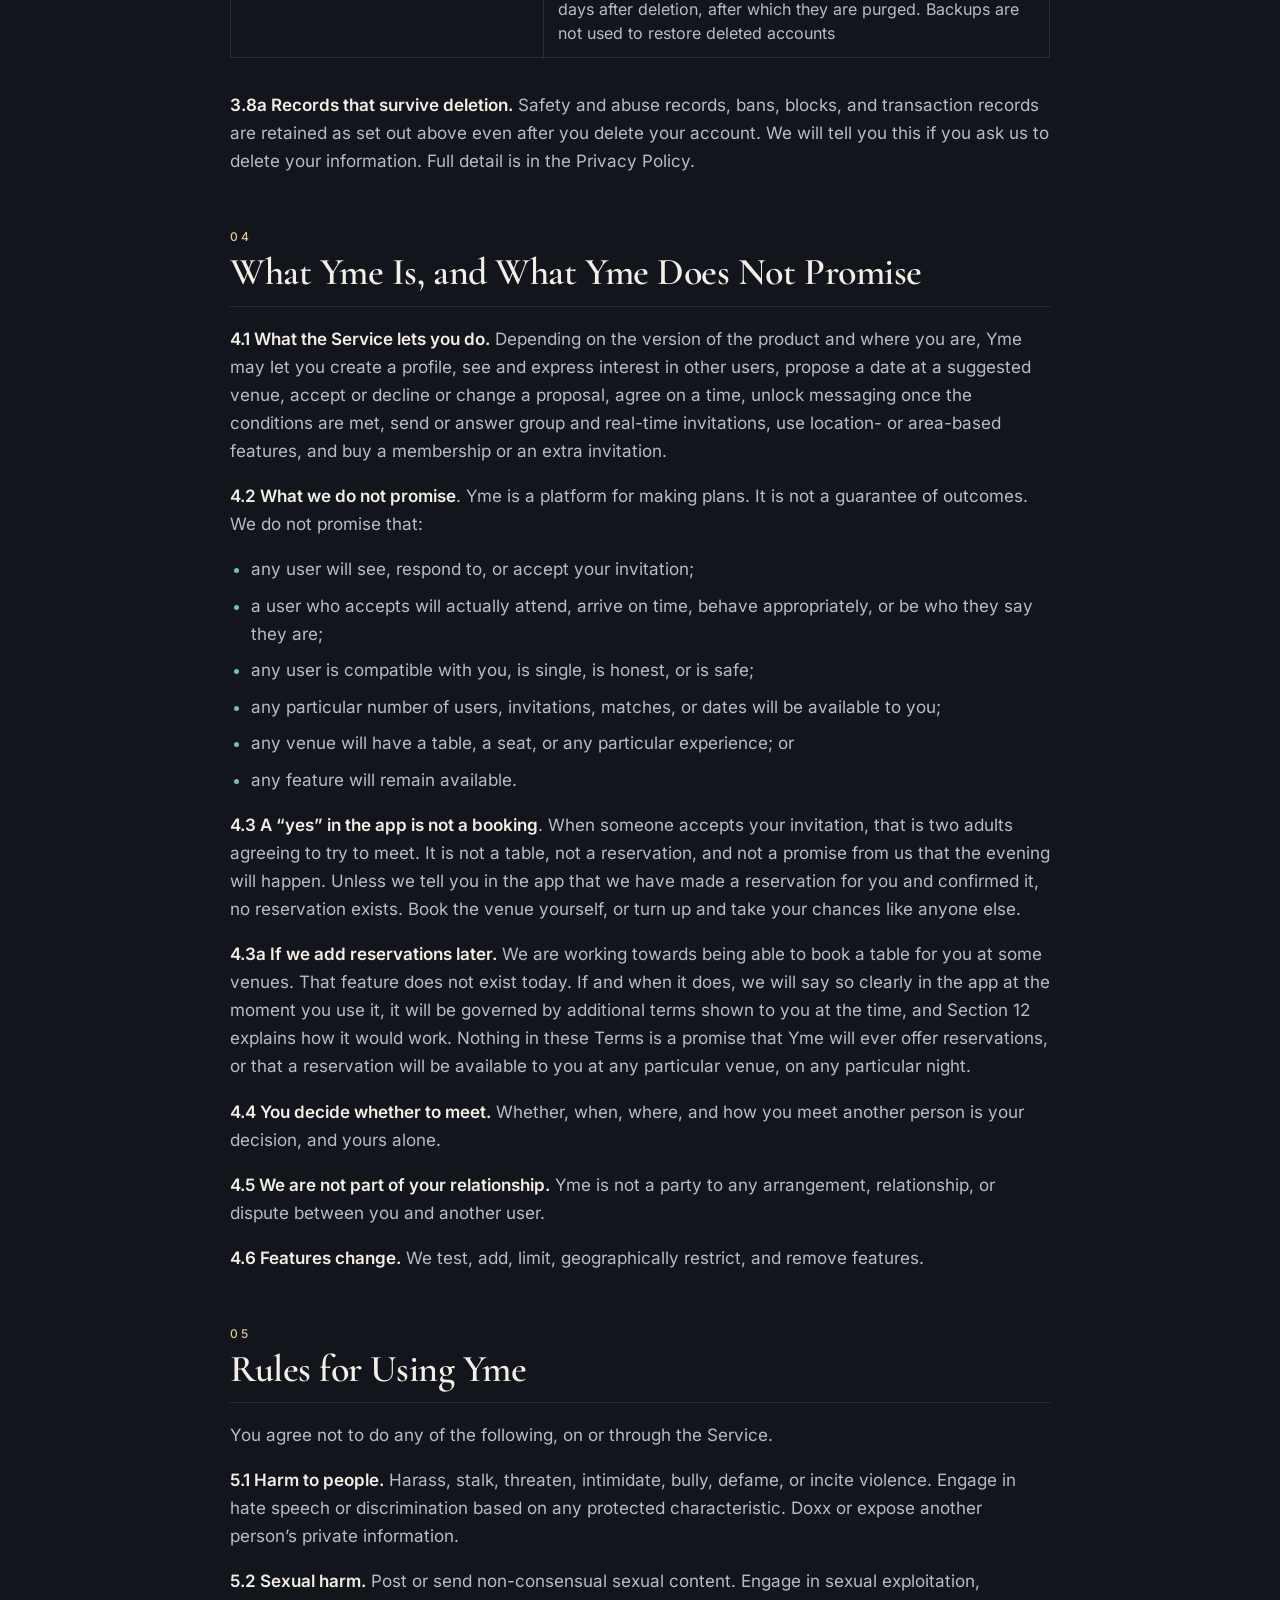
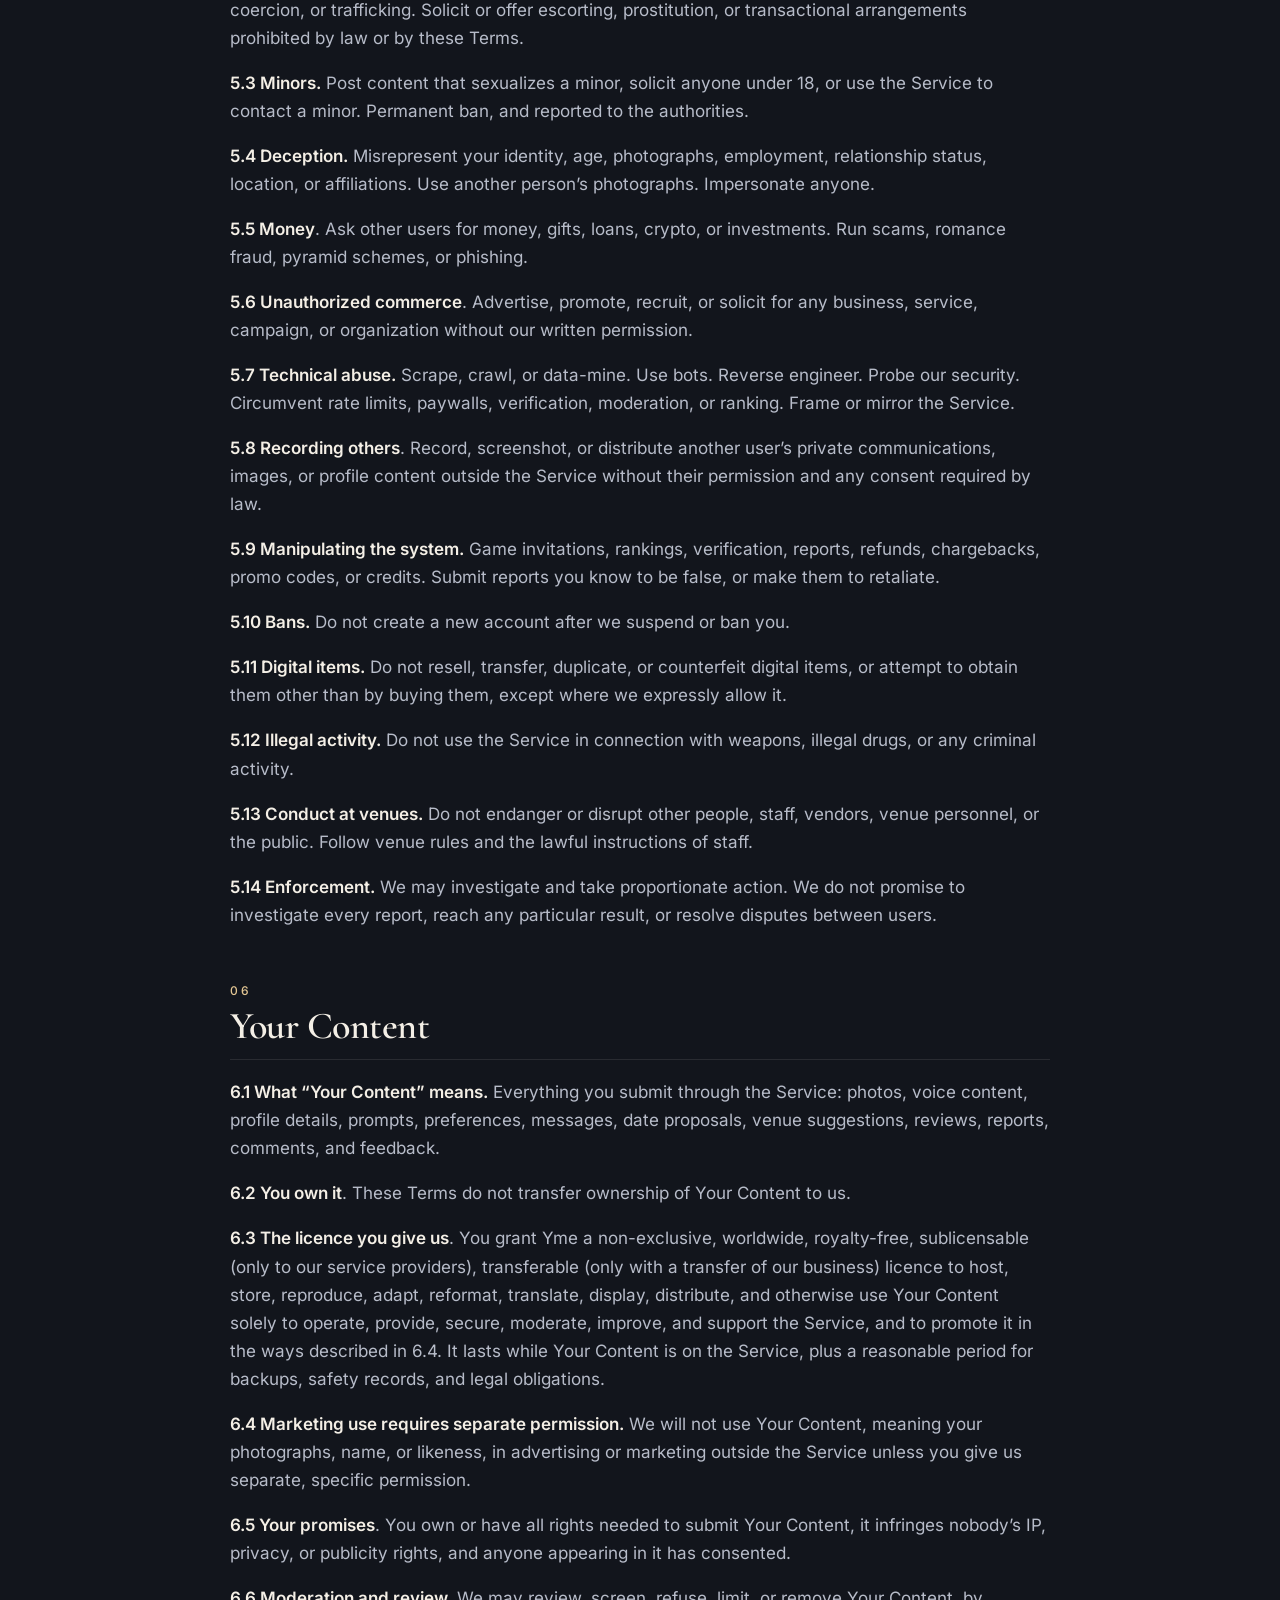
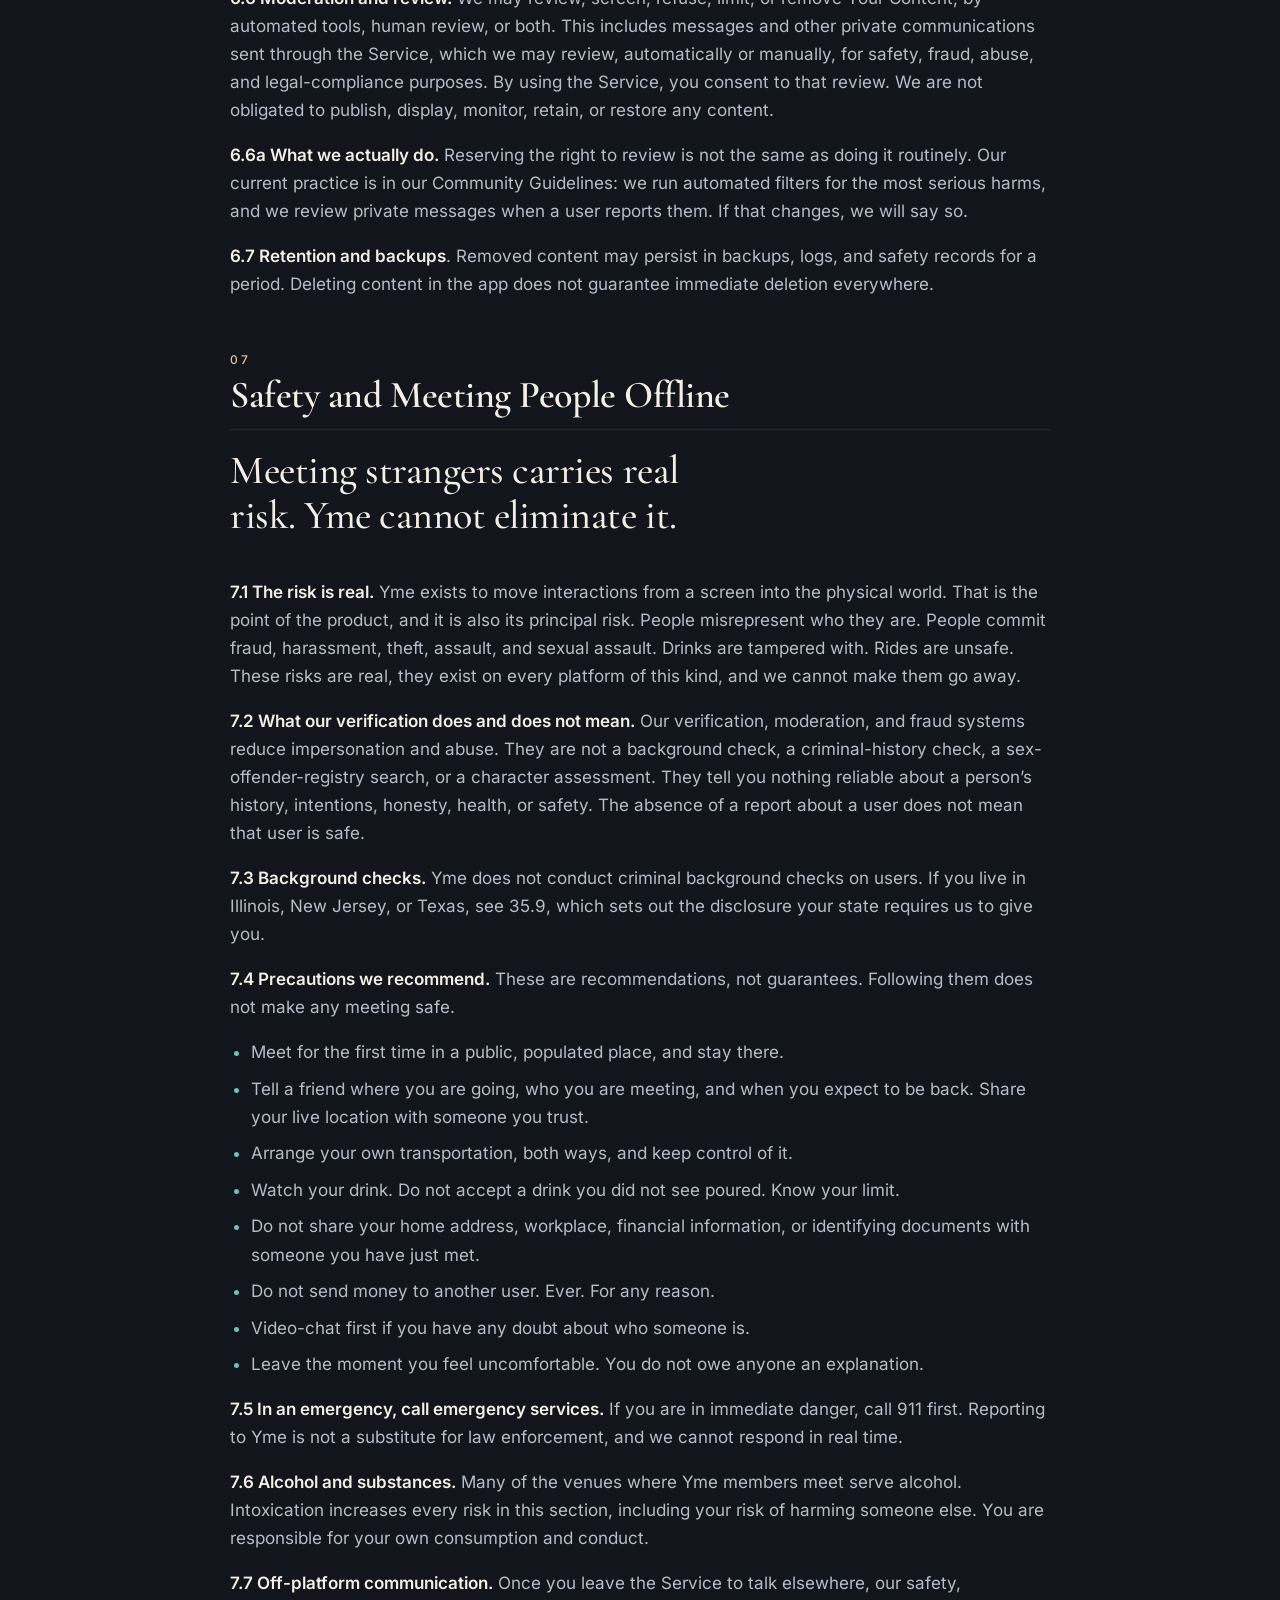
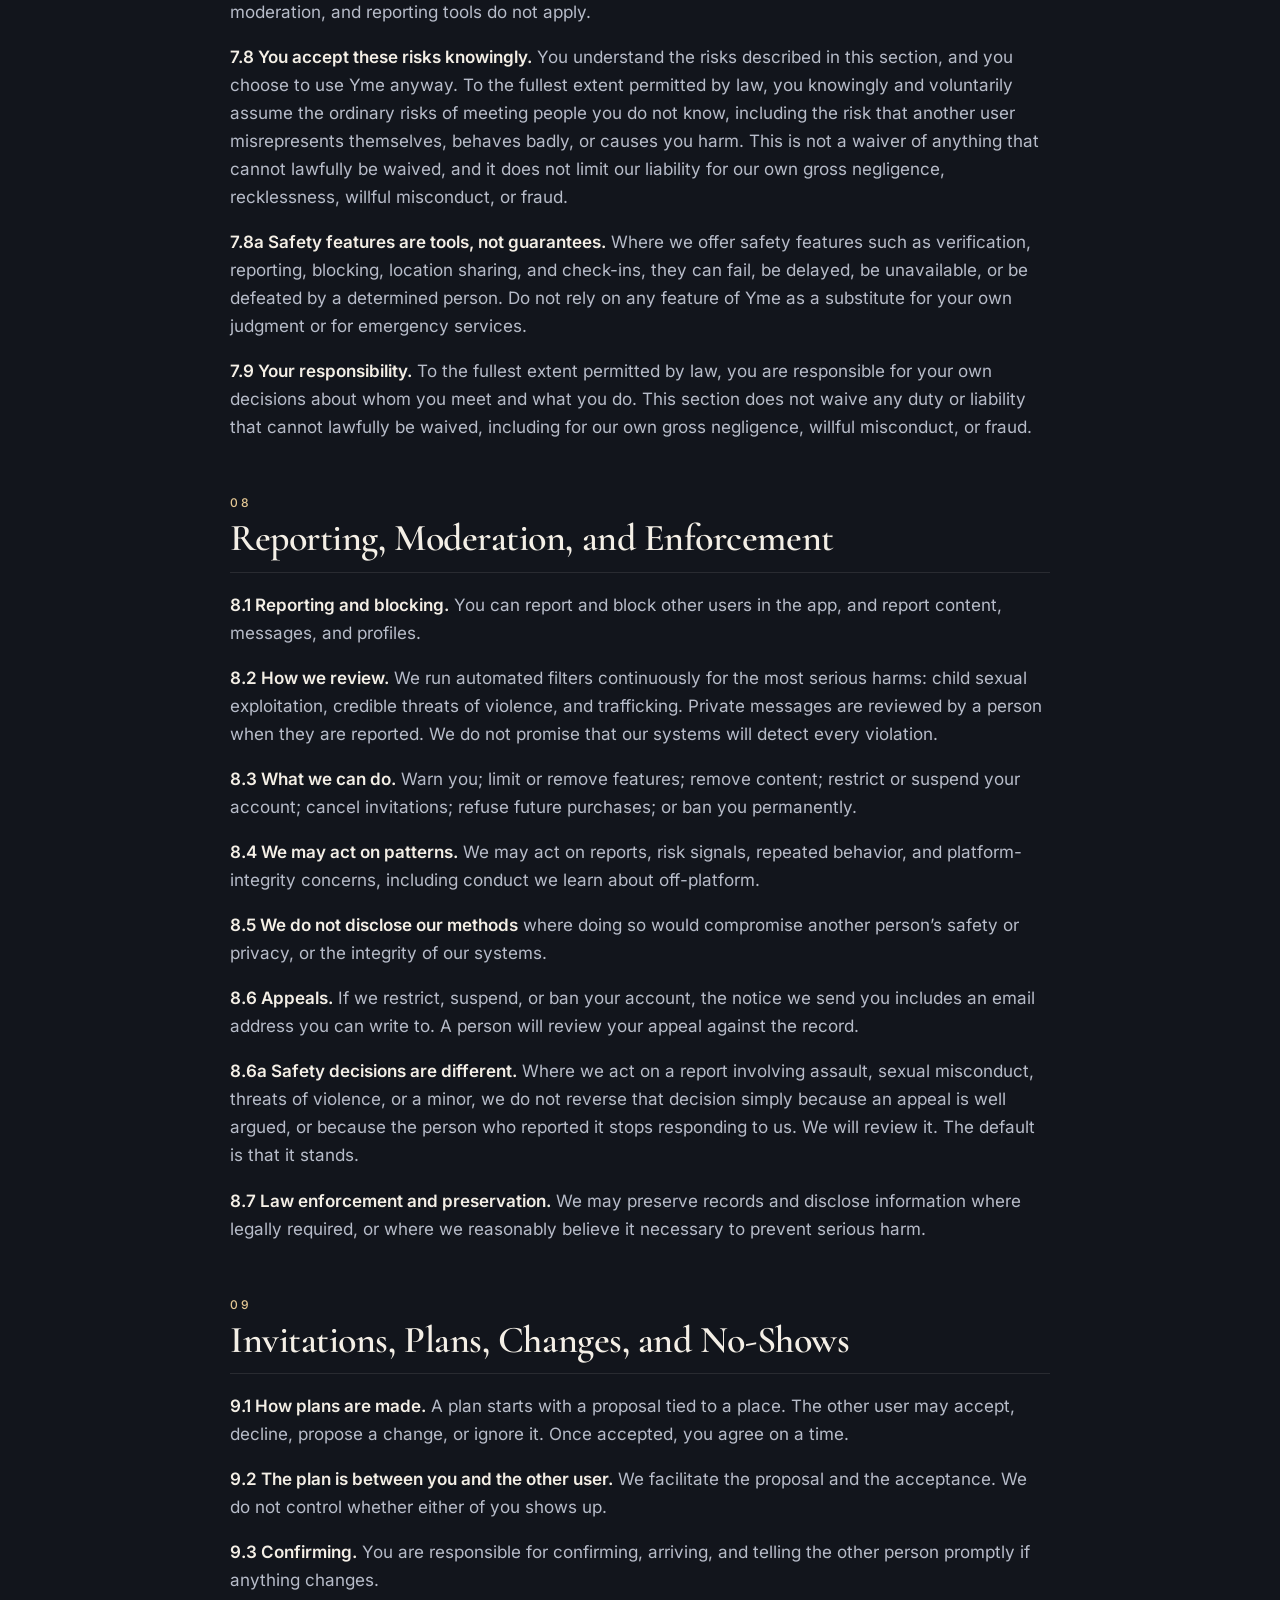
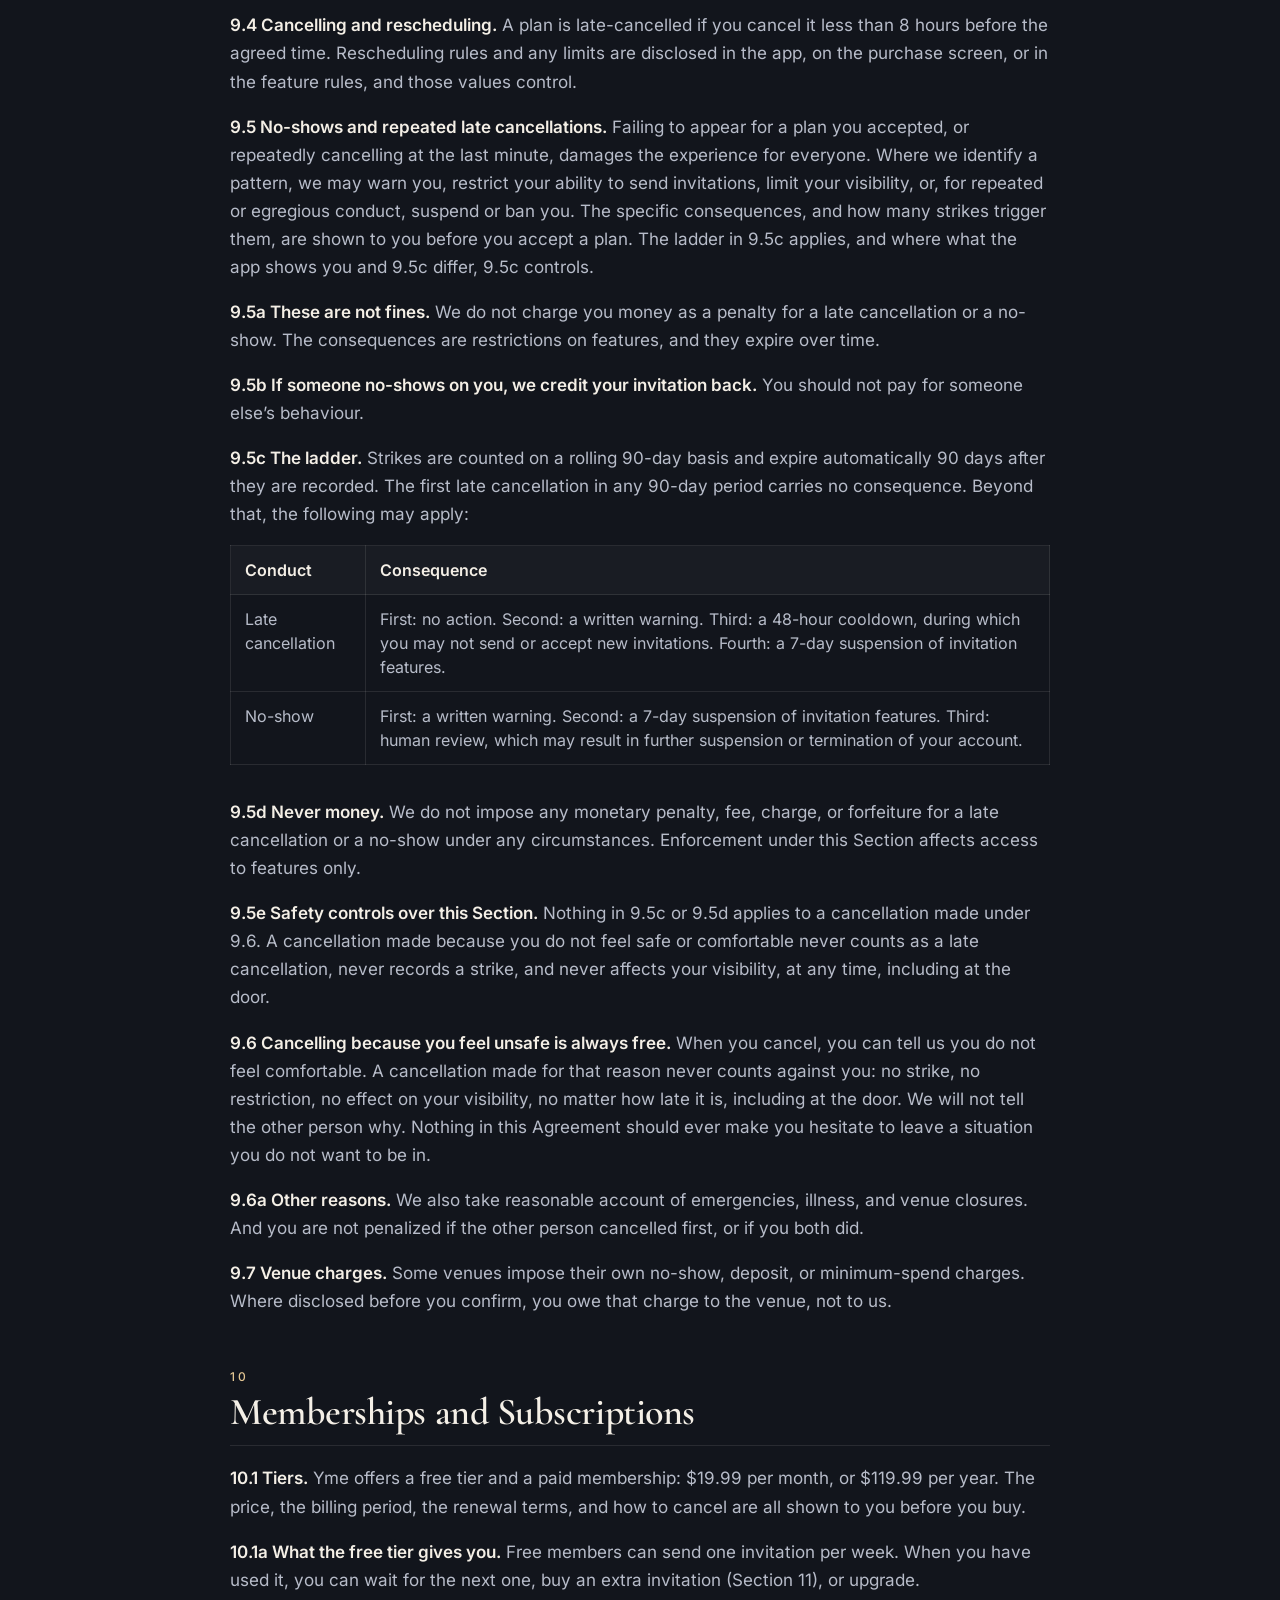
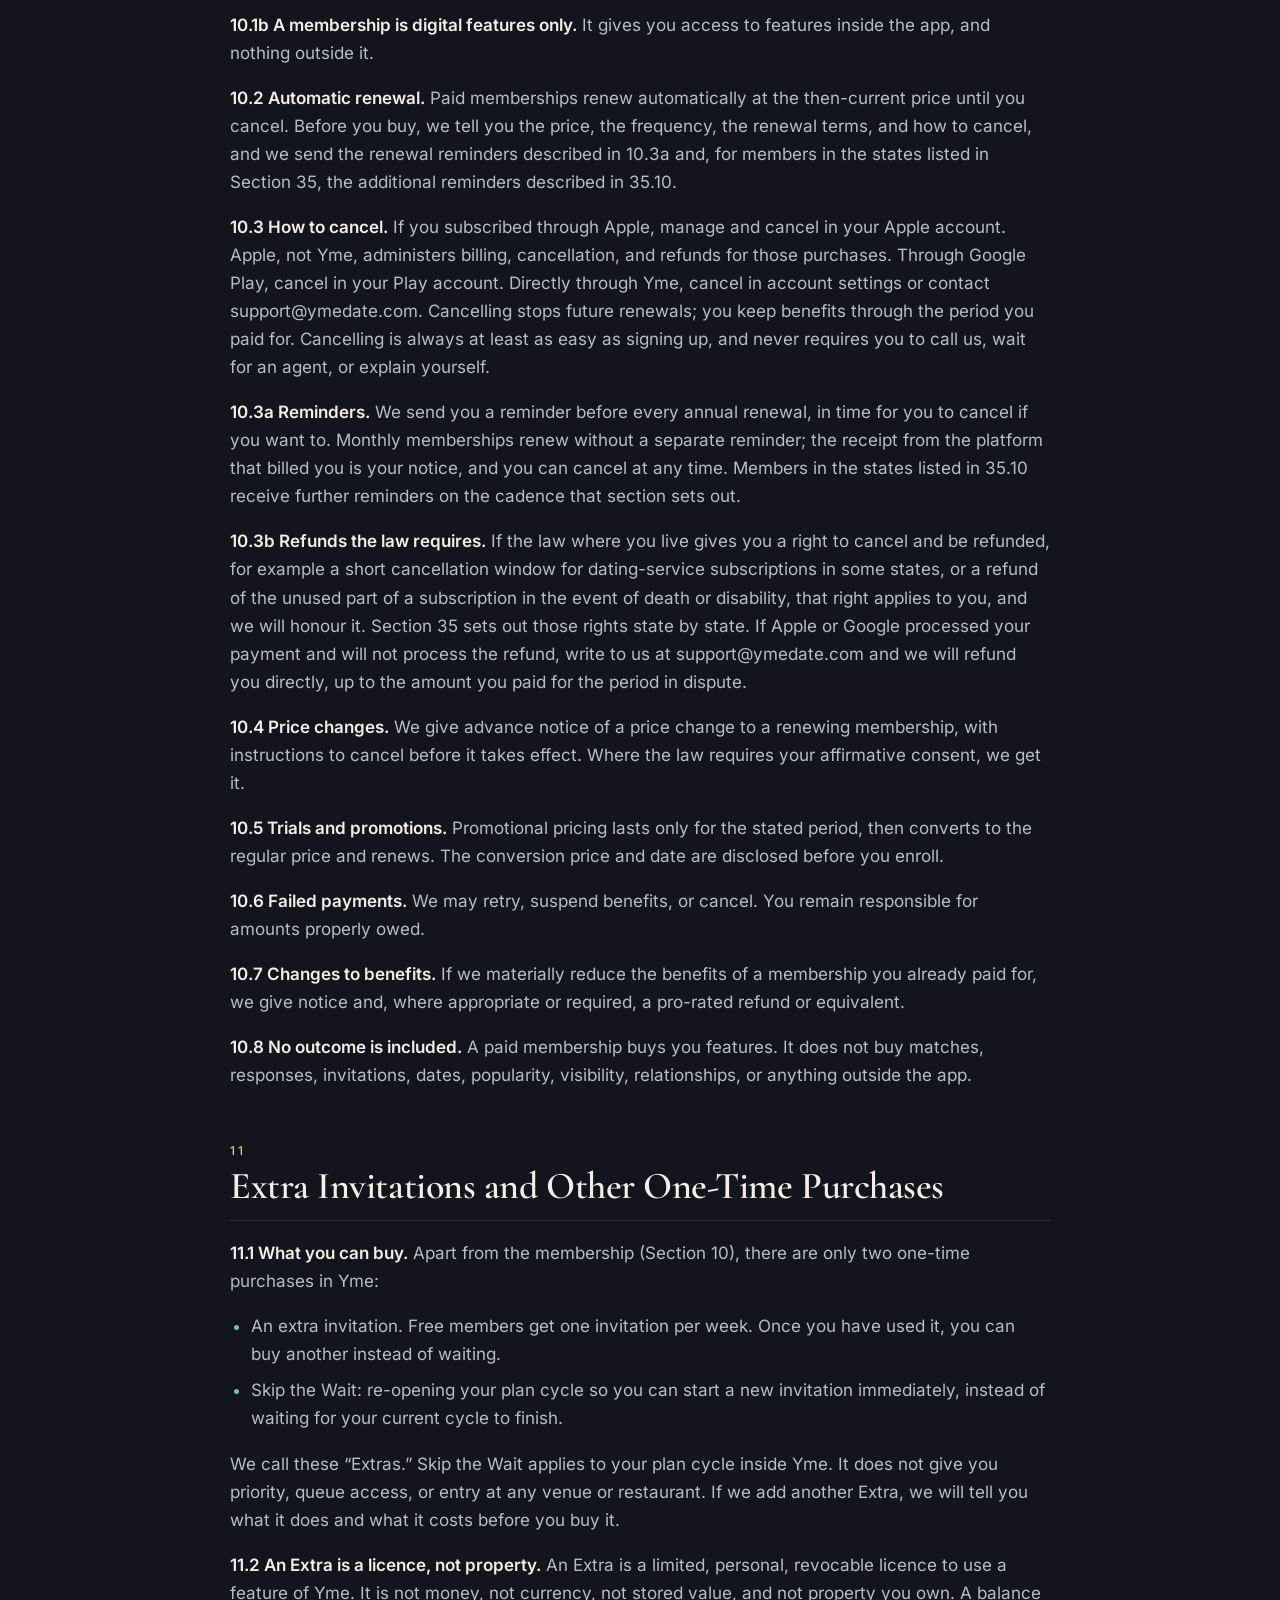
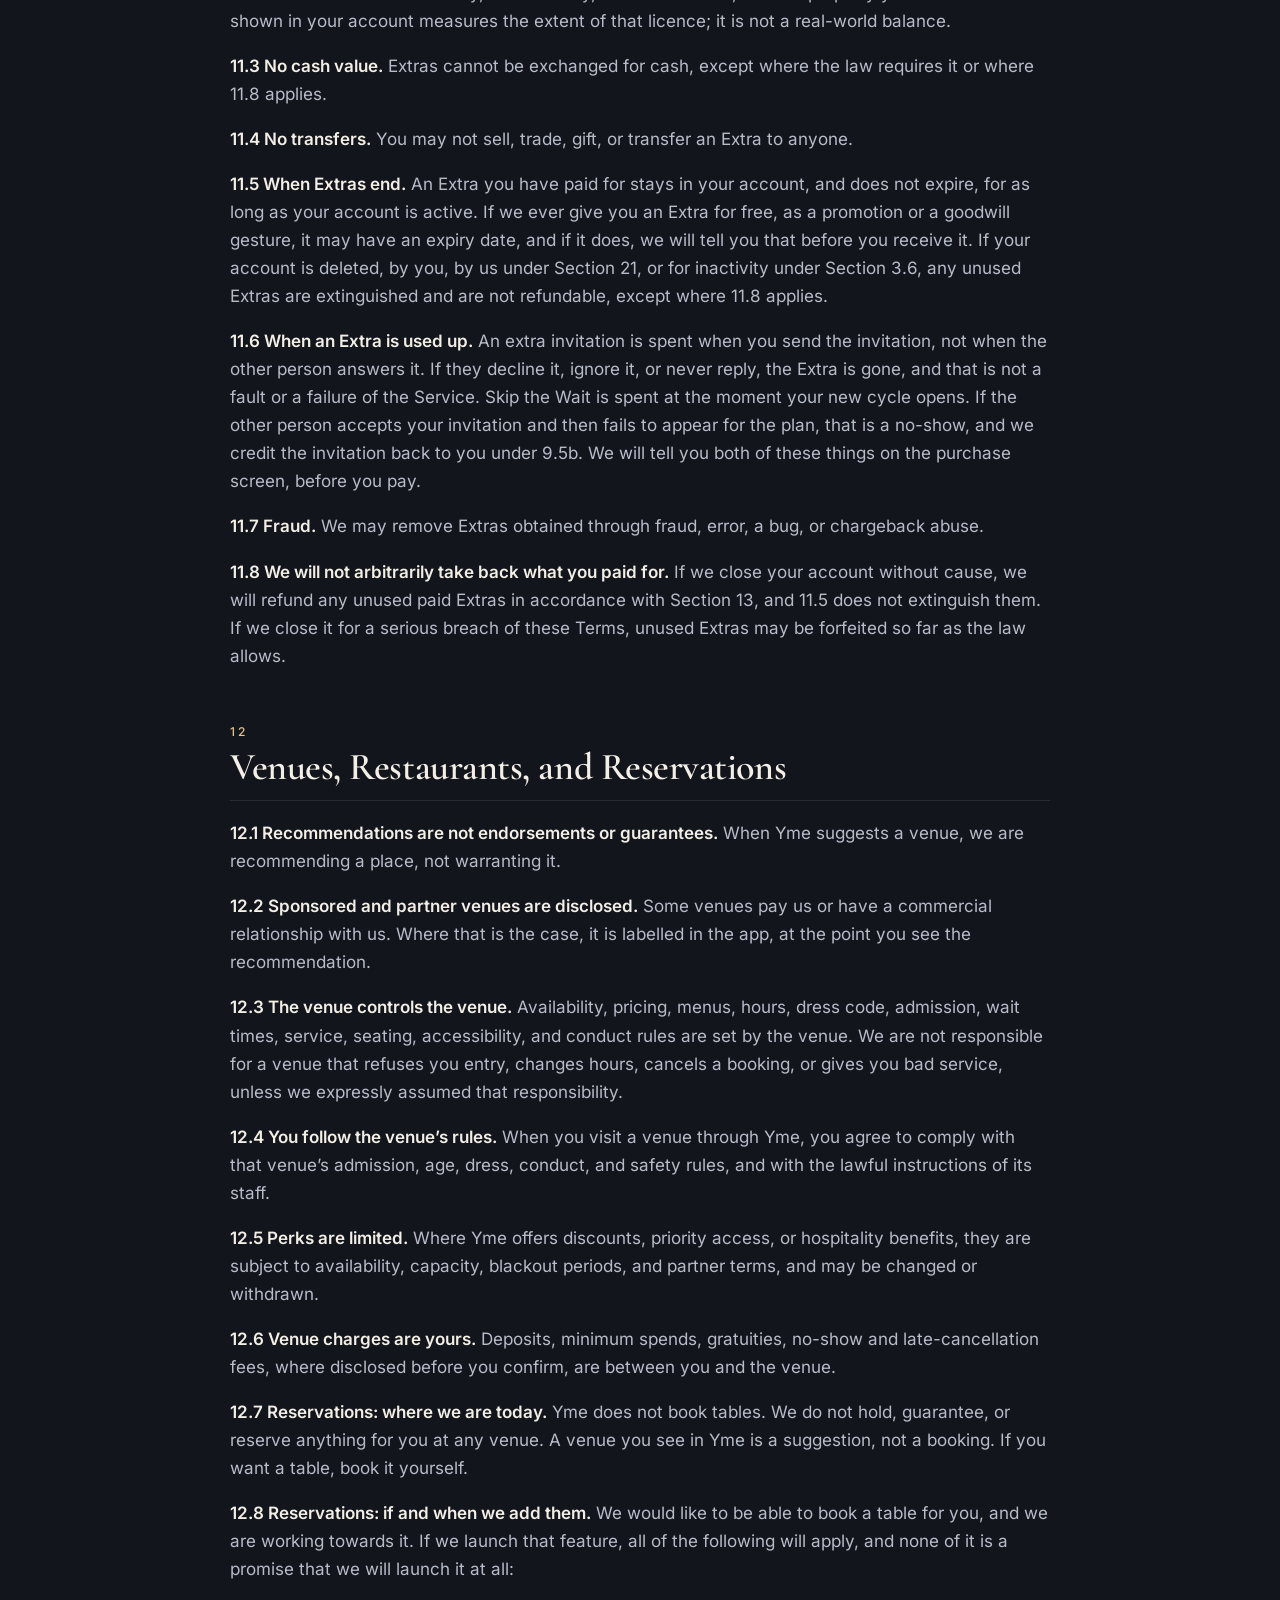
<file: terms-of-use.html>
<!doctype html>
<html lang="en">
<head>
<meta charset="utf-8">
<meta name="viewport" content="width=device-width, initial-scale=1">
<meta name="theme-color" content="#12151C">
<meta name="color-scheme" content="dark">
<meta name="apple-itunes-app" content="app-id=6798671574">
<link rel="icon" type="image/png" sizes="32x32" href="/favicon-32.png">
<link rel="icon" type="image/png" sizes="180x180" href="/touch-icon-180.png">
<link rel="preload" href="/fonts/cormorant-garamond-latin-wght-normal.woff2" as="font" type="font/woff2" crossorigin>
<script>(function(){var d=document.documentElement,c=d.classList,r=false;c.add('js');try{r=matchMedia('(prefers-reduced-motion: reduce)').matches}catch(e){}if(!r)c.add('motion-ok');if(d.hasAttribute('data-intro')){var m=r?'skip':'play',always=true,q=/[?&]intro=1/.test(location.search);var seen=function(s){try{return !!window[s].getItem('yme-intro')}catch(e){return false}};if(!always&&!q&&(seen('localStorage')||seen('sessionStorage')))m='skip';if(/[?&]intro=0/.test(location.search))m='skip';c.add('intro-'+m)}})();</script>

<title>Terms of Use — YME</title>
<meta name="description" content="Terms of Use for Yme, operated by YME Technologies LLC.">
<link rel="canonical" href="https://ymedate.com/terms-of-use">
<meta property="og:type" content="website">
<meta property="og:site_name" content="YME">
<meta property="og:title" content="Terms of Use — YME">
<meta property="og:url" content="https://ymedate.com/terms-of-use">
<meta property="og:description" content="Terms of Use for Yme, operated by YME Technologies LLC.">
<meta property="og:image" content="https://ymedate.com/og-image.jpg">
<meta name="twitter:card" content="summary_large_image">
  <script type="module" crossorigin src="/assets/reveal-DpUwiVIt.js"></script>
  <script type="module" crossorigin src="/assets/page-BFpLe_tW.js"></script>
  <link rel="stylesheet" crossorigin href="/assets/reveal-CkEYf-1e.css">
</head>
<body class="inner">
<svg width="0" height="0" style="position:absolute" aria-hidden="true" focusable="false"><defs><symbol id="yme-wordmark" viewBox="0 0 137 117" fill="currentColor"><path d="M135.743 46.4937C135.113 49.8055 134.011 52.9145 132.437 55.8208C130.863 58.7271 129.069 61.363 127.054 63.7286C125.039 66.0265 122.93 68.0542 120.727 69.8115C118.586 71.5687 116.571 72.9881 114.682 74.0695C114.43 81.3689 116.004 85.0187 119.404 85.0187C120.16 85.0187 120.978 84.8159 121.86 84.4104C122.741 84.0049 123.654 83.2614 124.599 82.18C125.606 81.031 126.645 79.5103 127.715 77.6178C128.785 75.7254 129.887 73.2922 131.021 70.3184L131.776 70.4197C127.998 82.9911 123.276 89.2767 117.61 89.2767C115.721 89.2767 114.084 88.6008 112.699 87.2491C111.314 85.8297 110.244 83.8697 109.488 81.3689C108.796 78.8006 108.449 75.7254 108.449 72.1432C108.512 68.5611 108.984 64.5396 109.866 60.0788C110.747 55.618 111.818 51.5966 113.077 48.0144C114.336 44.3647 115.753 41.2895 117.327 38.7887C118.964 36.2204 120.695 34.2603 122.521 32.9086C124.41 31.5568 126.393 30.881 128.471 30.881C130.108 30.881 131.461 31.2865 132.532 32.0975C133.665 32.9086 134.546 34.0238 135.176 35.4431C135.806 36.8625 136.152 38.5184 136.215 40.4108C136.341 42.3033 136.183 44.3309 135.743 46.4937ZM114.777 73.157C118.051 70.7915 121.01 67.4797 123.654 63.2217C126.361 58.896 128.345 53.489 129.604 47.0006C130.485 42.7426 130.769 39.1942 130.454 36.3556C130.139 33.5169 129.321 32.0975 127.998 32.0975C127.054 32.0975 126.078 32.7734 125.071 34.1252C124.126 35.4093 123.15 37.268 122.143 39.7011C121.199 42.1343 120.254 45.0744 119.31 48.5213C118.365 51.9683 117.484 55.8208 116.666 60.0788C116.099 62.7147 115.658 65.1141 115.343 67.2769C115.092 69.4397 114.903 71.3998 114.777 73.157Z"/><path d="M67.3704 31.6643H74.2851L72.0131 42.3369C73.3302 38.8772 74.9108 36.103 76.7547 34.0142C78.6645 31.9254 80.8048 30.881 83.1756 30.881C85.4805 30.881 87.061 31.958 87.9171 34.1121C88.7733 36.2009 89.0037 39.1057 88.6086 42.8264C89.9257 39.3015 91.5392 36.4294 93.449 34.21C95.4246 31.9906 97.6308 30.881 100.067 30.881C102.965 30.881 104.71 32.4802 105.303 35.6787C105.961 38.812 105.731 43.0223 104.611 48.3096C104.019 50.9206 103.228 53.7928 102.241 56.926C101.253 60.0592 100.133 63.323 98.882 66.7174C97.6966 70.0464 96.3795 73.4082 94.9307 76.8025C93.5477 80.1316 92.1648 83.3627 90.7818 86.496H83.867C85.3159 83.2974 86.7317 79.9357 88.1147 76.4108C89.5635 72.8859 90.9135 69.361 92.1648 65.8362C93.4819 62.3113 94.6343 58.9169 95.6222 55.6531C96.6759 52.3241 97.499 49.2887 98.0917 46.5471C98.8161 42.957 99.1125 40.0848 98.9808 37.9307C98.9149 35.7114 98.1247 34.6017 96.61 34.6017C95.0953 34.6017 93.5807 35.6787 92.066 37.8328C90.5513 39.9216 89.1684 43.0222 87.9171 47.1346C86.6 53.5969 84.6244 60.1898 81.9902 66.9132C79.356 73.6366 76.6559 80.1642 73.89 86.496H66.9752C68.424 83.2974 69.8399 79.9357 71.2229 76.4108C72.6717 72.8859 74.0217 69.361 75.273 65.8362C76.5901 62.3113 77.7425 58.9169 78.7304 55.6531C79.784 52.3241 80.6072 49.2887 81.1999 46.5471C81.9243 42.957 82.2207 40.0848 82.089 37.9307C82.0231 35.7114 81.2328 34.6017 79.7182 34.6017C77.8742 34.6017 76.0632 36.1357 74.2851 39.2036C72.5729 42.2716 71.0912 46.6777 69.8399 52.422L62.53 86.496H55.6152L67.3704 31.6643Z"/><path d="M0 116.312C5.13451 111.807 9.84989 107.091 14.1461 102.166C18.4423 97.2414 22.4242 92.1069 26.0917 86.7628L25.6202 0H36.9371L36.4655 69.6303C39.9235 63.2383 42.9099 56.8464 45.4247 50.4544C47.9396 44.0625 50.0877 37.8801 51.8691 31.9073C53.6504 25.9345 55.065 20.2761 56.1129 14.932C57.2655 9.48313 58.1038 4.5058 58.6278 0H68.6872C67.6393 4.92494 65.9628 10.4786 63.6575 16.661C61.457 22.7386 58.8373 29.1829 55.7985 35.994C52.7597 42.8051 49.4066 49.8257 45.7391 57.056C42.0716 64.1814 38.2469 71.2545 34.265 78.2751C30.2831 85.191 26.1965 91.8973 22.0051 98.394C17.9184 104.891 13.9365 110.864 10.0595 116.312H0Z"/></symbol></defs></svg>
<a class="skip-link" href="#main">Skip to content</a>
<header class="site-header" id="site-header">
  <div class="container site-header__inner">
    <a class="brand" href="/" aria-label="YME, home">
      <picture><source type="image/avif" srcset="/img/blob-320.avif"><img class="brand__mark" src="/img/blob-320.webp" width="320" height="277" alt="" decoding="async"></picture>
      <svg viewBox="0 0 137 117" aria-hidden="true" focusable="false"><use href="#yme-wordmark"/></svg>
    </a>
    <nav class="nav" aria-label="Primary">
      <a href="/#how">How it works</a>
      <a href="/#events">Events</a>
      <a href="/about">About</a>
      <a href="/faq">FAQ</a>
    </nav>
    <a class="btn btn--primary btn--sm" href="https://apps.apple.com/us/app/yme-date-by-design/id6798671574" target="_blank" rel="noopener" data-magnetic>Download the app<span class="vh">, YME on the App Store (opens in a new tab)</span></a>
    <button class="menu-toggle" type="button" aria-expanded="false" aria-controls="mobile-menu" aria-label="Menu"><span></span></button>
  </div>
</header>
<nav class="mobile-menu" id="mobile-menu" aria-label="Mobile" hidden>
  <a href="/#how">How it works</a>
  <a href="/#events">Events</a>
  <a href="/about">About</a>
  <a href="/faq">FAQ</a>
</nav>

<div class="page">
<div class="night" aria-hidden="true"></div>
<main id="main" class="legal">
  <div class="container legal__wrap">
<div class="wrap">
<div class="cover">
  <img class="heart" src="/img/blob-320.webp" alt="yme logo" width="320" height="277" decoding="async">
  <h1>Terms of Use</h1>
  <div class="sub">YME Technologies LLC</div>
  <hr>
  <div class="caps">LAST UPDATED 4 SEPTEMBER 2026</div>
  <div class="caps site">YME . YMEDATE.COM . 2026</div>
</div>
<div class="notice"><p class="lbl">Notice</p><h2>Two things to read first</h2><p>Section 27. Most disputes go to individual arbitration, not court. You give up a jury trial and class actions. You can opt out within 30 days, free. Sexual assault and harassment claims are excluded and can always go to court.</p><p>Section 23. There is a limit on what Yme can be made to pay you. It does not cover fraud, willful misconduct, gross negligence, or anything the law says cannot be limited.</p></div><section><p class="num">01</p><h2 class="sec">Introduction, and How You Accept These Terms</h2><div class="rule"></div><p class=""><strong>1.1 Who runs Yme.</strong> Yme: Date by Design (the “Service”) is operated by YME Technologies LLC, a Florida limited liability company formed on 8 July 2026, Florida Division of Corporations document number L26000363165 (“Yme,” “we,” “us,” “our”). Our mailing address for notices is 20801 Biscayne Blvd, Suite 403 PMB 1006, Aventura, FL 33180. Our registered agent for service of process is MT & Associates LLC, 8461 Lake Worth Road, Suite 121, Lake Worth, FL 33467. These Terms of Use (the “Terms”) are a binding contract between you and YME Technologies LLC. You and we are each a “party,” and together the “parties.”</p><p class=""><strong>1.2 What the Service is.</strong> The “Service” means the Yme mobile application, any Yme website, and everything we make available through them: profiles, invitations, plans, messaging, memberships, digital items, and venue features.</p><p class=""><strong>1.3 The documents that go with these Terms</strong>. The following are part of your agreement with us and are incorporated by reference:</p><ul><li>the Privacy Policy, which explains what we do with your information;</li><li>the Community Guidelines, which say what is and is not acceptable on Yme;</li><li>the Safety Guide, which we ask you to read before you meet anyone; and</li><li>any additional terms shown to you when you purchase a membership or a digital item.</li></ul><p class=""><strong>1.4 How you accept</strong>. You accept these Terms by creating an account, by accessing or using the Service, or by buying a membership or a digital item. If you do not agree to these Terms, do not use Yme. These Terms apply to you whether or not you register and whether or not you pay us anything.</p><p class=""><strong>1.6 We may update these Terms</strong>. We will post any updated version on this page with a new date. Where a change materially affects your rights, we will give you reasonable notice before it takes effect. Material changes to Section 23 (Limitation of Liability) and Section 27 (Dispute Resolution) require your affirmative acceptance and will not be imposed on you through continued use alone. Section 28 explains all of this in full.</p><p class=""><strong>1.7 Which terms control.</strong> Where terms shown to you for a specific feature or purchase conflict with these Terms, those specific terms control for that feature or purchase only, and only so far as they conflict. Everything else here still applies. Where these Terms refer to a variable such as a price, a cancellation window, or a number of invitations, the value shown to you in the app or at checkout is the one that applies. Section 35 (Special State Terms) controls over anything else in these Terms for members who live in the states it covers.</p><p class=""><strong>1.8 Required features.</strong> We may introduce features that are a required part of using Yme, for example verification, safety, or security measures. If you do not wish to use a required feature, you may not be able to keep using the Service, and you can delete your account under Section 21.</p><p class=""><strong>1.9 Rights you cannot sign away</strong>. Nothing in these Terms removes a right you have under a law that applies to you and that cannot be waived by agreement. Where a provision here conflicts with such a law, that law applies to you instead of the provision.</p></section><section><p class="num">02</p><h2 class="sec">Who May Use Yme</h2><div class="rule"></div><p class=""><strong>2.1 Requirements.</strong> To use the Service, you must:</p><ul><li>be at least 18 years old;</li><li>have the legal capacity to enter into a binding contract;</li><li>not be barred from using the Service under any law that applies to you, including U.S. sanctions and export laws;</li><li>not have been permanently removed from the Service, unless we have given you written permission to return;</li><li>not have been convicted of, or pleaded no contest to, a crime involving violence, a threat of violence, or sexual misconduct, and not be required to register as a sex offender in any jurisdiction; and</li><li>use the Service for your own lawful, personal, non-commercial purposes, unless we authorize otherwise in writing.</li></ul><p class=""><strong>2.2 Accuracy.</strong> You must give us accurate information about your age and identity, and keep it accurate.</p><p class=""><strong>2.3 Users under 18</strong>. The Service is for adults. We use screening and verification measures, but no age-verification method is perfect and we do not represent that every user is over 18. If we learn or reasonably believe a user is under 18, we will remove the account and delete associated information in accordance with our Privacy Policy.</p><p class=""><strong>2.4 Where the Service is available.</strong> Yme is offered only in the United States. The app is made available through the U.S. app stores only, and accounts may only be created from within the United States.</p><p class=""><strong>2.5 Losing eligibility.</strong> If you stop meeting these requirements, your permission to use the Service ends immediately.</p></section><section><p class="num">03</p><h2 class="sec">Your Account</h2><div class="rule"></div><p class=""><strong>3.1 Registration</strong>. You must register to use most of the Service, with accurate, current, complete information.</p><p class=""><strong>3.2 Verification.</strong> We may require phone, email, photo, selfie-comparison, identity-document, or other verification, at signup or later, to confirm you are a real, unique, eligible person. Verification is a fraud and integrity measure. It is not a background check and it is not a safety guarantee.</p><p class=""><strong>3.3 One person, one account</strong>. Your account is personal to you. You may not share, sell, rent, or transfer it, create an account for someone else, or hold more than one account without permission.</p><p class=""><strong>3.4 Security</strong>. You are responsible for your credentials, your device, and activity under your account. Tell us immediately at support@ymedate.com if you suspect unauthorized access.</p><p class=""><strong>3.5 Prohibited accounts</strong>. We may remove accounts that are duplicate, automated, fraudulent, impersonating, or created to evade a ban.</p><p class=""><strong>3.6 Inactivity.</strong> If you do not sign in for 24 consecutive months, we may deactivate and then delete your account and its associated data. We will email the address on your account at least 30 days beforehand so you can keep it active. Deletion under this section extinguishes any unused paid Extras, which are not refundable.</p><p class=""><strong>3.7 Deleting your account.</strong> You may delete your account at any time from inside the app. When you do, we close it immediately: you are signed out, you cannot sign back in, your profile stops being visible to anyone, pending invitations are cancelled, and account-linked features end. Deletion is not a pause and it is not undone by signing in again.</p><p class=""><strong>3.7a What happens after that.</strong> Erasure runs once the account is closed. We delete your photos, messages, and profile content from our live systems and from our message archive within 30 days, and we delete any face-verification image and comparison data we hold about you. Residual copies may remain in secured backups for up to 90 days, after which they are purged; backups are never used to restore a deleted account. The records listed in 3.8 as surviving deletion are kept for the reasons given there.</p><p class=""><strong>3.7b Your subscription is separate.</strong> Deleting your account does not cancel a subscription billed by Apple or Google. Cancel it separately as 10.3 explains, or you will continue to be charged.</p><p class=""><strong>3.8 What happens to your information</strong>. We delete or de-identify information as described in our Privacy Policy. Our retention periods are:</p><div class="tw"><table><thead><tr><th>Information</th><th>How long we keep it</th></tr></thead><tbody><tr><td>Photos and messages</td><td>Deleted from live systems and from our message archive within 30 days after your account is deleted</td></tr><tr><td>Face-verification information</td><td>Deleted when your account is deleted. While your account is active, retained and destroyed on the biometric retention and destruction schedule published in our Privacy Policy</td></tr><tr><td>Location</td><td>Only your most recent location point is stored; no history or movement trail is retained</td></tr><tr><td>Safety and abuse records, including reports, moderation decisions, and investigation records</td><td>Retained for 7 years, and retained after account deletion, because we need them to protect other users and to meet legal obligations</td></tr><tr><td>Bans and blocks</td><td>Retained permanently, so a ban cannot be evaded and a block cannot be undone by deleting and recreating an account</td></tr><tr><td>Transaction, payment, and tax records</td><td>Retained for 7 years</td></tr><tr><td>Backups</td><td>Residual copies may remain in secured backups for up to 90 days after deletion, after which they are purged. Backups are not used to restore deleted accounts</td></tr></tbody></table></div><p class=""><strong>3.8a Records that survive deletion.</strong> Safety and abuse records, bans, blocks, and transaction records are retained as set out above even after you delete your account. We will tell you this if you ask us to delete your information. Full detail is in the Privacy Policy.</p></section><section><p class="num">04</p><h2 class="sec">What Yme Is, and What Yme Does Not Promise</h2><div class="rule"></div><p class=""><strong>4.1 What the Service lets you do.</strong> Depending on the version of the product and where you are, Yme may let you create a profile, see and express interest in other users, propose a date at a suggested venue, accept or decline or change a proposal, agree on a time, unlock messaging once the conditions are met, send or answer group and real-time invitations, use location- or area-based features, and buy a membership or an extra invitation.</p><p class=""><strong>4.2 What we do not promise</strong>. Yme is a platform for making plans. It is not a guarantee of outcomes. We do not promise that:</p><ul><li>any user will see, respond to, or accept your invitation;</li><li>a user who accepts will actually attend, arrive on time, behave appropriately, or be who they say they are;</li><li>any user is compatible with you, is single, is honest, or is safe;</li><li>any particular number of users, invitations, matches, or dates will be available to you;</li><li>any venue will have a table, a seat, or any particular experience; or</li><li>any feature will remain available.</li></ul><p class=""><strong>4.3 A “yes” in the app is not a booking</strong>. When someone accepts your invitation, that is two adults agreeing to try to meet. It is not a table, not a reservation, and not a promise from us that the evening will happen. Unless we tell you in the app that we have made a reservation for you and confirmed it, no reservation exists. Book the venue yourself, or turn up and take your chances like anyone else.</p><p class=""><strong>4.3a If we add reservations later.</strong> We are working towards being able to book a table for you at some venues. That feature does not exist today. If and when it does, we will say so clearly in the app at the moment you use it, it will be governed by additional terms shown to you at the time, and Section 12 explains how it would work. Nothing in these Terms is a promise that Yme will ever offer reservations, or that a reservation will be available to you at any particular venue, on any particular night.</p><p class=""><strong>4.4 You decide whether to meet.</strong> Whether, when, where, and how you meet another person is your decision, and yours alone.</p><p class=""><strong>4.5 We are not part of your relationship.</strong> Yme is not a party to any arrangement, relationship, or dispute between you and another user.</p><p class=""><strong>4.6 Features change.</strong> We test, add, limit, geographically restrict, and remove features.</p></section><section><p class="num">05</p><h2 class="sec">Rules for Using Yme</h2><div class="rule"></div><p class="">You agree not to do any of the following, on or through the Service.</p><p class=""><strong>5.1 Harm to people.</strong> Harass, stalk, threaten, intimidate, bully, defame, or incite violence. Engage in hate speech or discrimination based on any protected characteristic. Doxx or expose another person’s private information.</p><p class=""><strong>5.2 Sexual harm.</strong> Post or send non-consensual sexual content. Engage in sexual exploitation, coercion, or trafficking. Solicit or offer escorting, prostitution, or transactional arrangements prohibited by law or by these Terms.</p><p class=""><strong>5.3 Minors.</strong> Post content that sexualizes a minor, solicit anyone under 18, or use the Service to contact a minor. Permanent ban, and reported to the authorities.</p><p class=""><strong>5.4 Deception.</strong> Misrepresent your identity, age, photographs, employment, relationship status, location, or affiliations. Use another person’s photographs. Impersonate anyone.</p><p class=""><strong>5.5 Money</strong>. Ask other users for money, gifts, loans, crypto, or investments. Run scams, romance fraud, pyramid schemes, or phishing.</p><p class=""><strong>5.6 Unauthorized commerce</strong>. Advertise, promote, recruit, or solicit for any business, service, campaign, or organization without our written permission.</p><p class=""><strong>5.7 Technical abuse.</strong> Scrape, crawl, or data-mine. Use bots. Reverse engineer. Probe our security. Circumvent rate limits, paywalls, verification, moderation, or ranking. Frame or mirror the Service.</p><p class=""><strong>5.8 Recording others</strong>. Record, screenshot, or distribute another user’s private communications, images, or profile content outside the Service without their permission and any consent required by law.</p><p class=""><strong>5.9 Manipulating the system.</strong> Game invitations, rankings, verification, reports, refunds, chargebacks, promo codes, or credits. Submit reports you know to be false, or make them to retaliate.</p><p class=""><strong>5.10 Bans.</strong> Do not create a new account after we suspend or ban you.</p><p class=""><strong>5.11 Digital items.</strong> Do not resell, transfer, duplicate, or counterfeit digital items, or attempt to obtain them other than by buying them, except where we expressly allow it.</p><p class=""><strong>5.12 Illegal activity.</strong> Do not use the Service in connection with weapons, illegal drugs, or any criminal activity.</p><p class=""><strong>5.13 Conduct at venues.</strong> Do not endanger or disrupt other people, staff, vendors, venue personnel, or the public. Follow venue rules and the lawful instructions of staff.</p><p class=""><strong>5.14 Enforcement.</strong> We may investigate and take proportionate action. We do not promise to investigate every report, reach any particular result, or resolve disputes between users.</p></section><section><p class="num">06</p><h2 class="sec">Your Content</h2><div class="rule"></div><p class=""><strong>6.1 What “Your Content” means.</strong> Everything you submit through the Service: photos, voice content, profile details, prompts, preferences, messages, date proposals, venue suggestions, reviews, reports, comments, and feedback.</p><p class=""><strong>6.2 You own it</strong>. These Terms do not transfer ownership of Your Content to us.</p><p class=""><strong>6.3 The licence you give us</strong>. You grant Yme a non-exclusive, worldwide, royalty-free, sublicensable (only to our service providers), transferable (only with a transfer of our business) licence to host, store, reproduce, adapt, reformat, translate, display, distribute, and otherwise use Your Content solely to operate, provide, secure, moderate, improve, and support the Service, and to promote it in the ways described in 6.4. It lasts while Your Content is on the Service, plus a reasonable period for backups, safety records, and legal obligations.</p><p class=""><strong>6.4 Marketing use requires separate permission.</strong> We will not use Your Content, meaning your photographs, name, or likeness, in advertising or marketing outside the Service unless you give us separate, specific permission.</p><p class=""><strong>6.5 Your promises</strong>. You own or have all rights needed to submit Your Content, it infringes nobody’s IP, privacy, or publicity rights, and anyone appearing in it has consented.</p><p class=""><strong>6.6 Moderation and review.</strong> We may review, screen, refuse, limit, or remove Your Content, by automated tools, human review, or both. This includes messages and other private communications sent through the Service, which we may review, automatically or manually, for safety, fraud, abuse, and legal-compliance purposes. By using the Service, you consent to that review. We are not obligated to publish, display, monitor, retain, or restore any content.</p><p class=""><strong>6.6a What we actually do.</strong> Reserving the right to review is not the same as doing it routinely. Our current practice is in our Community Guidelines: we run automated filters for the most serious harms, and we review private messages when a user reports them. If that changes, we will say so.</p><p class=""><strong>6.7 Retention and backups</strong>. Removed content may persist in backups, logs, and safety records for a period. Deleting content in the app does not guarantee immediate deletion everywhere.</p></section><section><p class="num">07</p><h2 class="sec">Safety and Meeting People Offline</h2><div class="rule"></div><p class="display">Meeting strangers carries real risk. Yme cannot eliminate it.</p><p class=""><strong>7.1 The risk is real.</strong> Yme exists to move interactions from a screen into the physical world. That is the point of the product, and it is also its principal risk. People misrepresent who they are. People commit fraud, harassment, theft, assault, and sexual assault. Drinks are tampered with. Rides are unsafe. These risks are real, they exist on every platform of this kind, and we cannot make them go away.</p><p class=""><strong>7.2 What our verification does and does not mean.</strong> Our verification, moderation, and fraud systems reduce impersonation and abuse. They are not a background check, a criminal-history check, a sex-offender-registry search, or a character assessment. They tell you nothing reliable about a person’s history, intentions, honesty, health, or safety. The absence of a report about a user does not mean that user is safe.</p><p class=""><strong>7.3 Background checks.</strong> Yme does not conduct criminal background checks on users. If you live in Illinois, New Jersey, or Texas, see 35.9, which sets out the disclosure your state requires us to give you.</p><p class=""><strong>7.4 Precautions we recommend.</strong> These are recommendations, not guarantees. Following them does not make any meeting safe.</p><ul><li>Meet for the first time in a public, populated place, and stay there.</li><li>Tell a friend where you are going, who you are meeting, and when you expect to be back. Share your live location with someone you trust.</li><li>Arrange your own transportation, both ways, and keep control of it.</li><li>Watch your drink. Do not accept a drink you did not see poured. Know your limit.</li><li>Do not share your home address, workplace, financial information, or identifying documents with someone you have just met.</li><li>Do not send money to another user. Ever. For any reason.</li><li>Video-chat first if you have any doubt about who someone is.</li><li>Leave the moment you feel uncomfortable. You do not owe anyone an explanation.</li></ul><p class=""><strong>7.5 In an emergency, call emergency services.</strong> If you are in immediate danger, call 911 first. Reporting to Yme is not a substitute for law enforcement, and we cannot respond in real time.</p><p class=""><strong>7.6 Alcohol and substances.</strong> Many of the venues where Yme members meet serve alcohol. Intoxication increases every risk in this section, including your risk of harming someone else. You are responsible for your own consumption and conduct.</p><p class=""><strong>7.7 Off-platform communication.</strong> Once you leave the Service to talk elsewhere, our safety, moderation, and reporting tools do not apply.</p><p class=""><strong>7.8 You accept these risks knowingly.</strong> You understand the risks described in this section, and you choose to use Yme anyway. To the fullest extent permitted by law, you knowingly and voluntarily assume the ordinary risks of meeting people you do not know, including the risk that another user misrepresents themselves, behaves badly, or causes you harm. This is not a waiver of anything that cannot lawfully be waived, and it does not limit our liability for our own gross negligence, recklessness, willful misconduct, or fraud.</p><p class=""><strong>7.8a Safety features are tools, not guarantees.</strong> Where we offer safety features such as verification, reporting, blocking, location sharing, and check-ins, they can fail, be delayed, be unavailable, or be defeated by a determined person. Do not rely on any feature of Yme as a substitute for your own judgment or for emergency services.</p><p class=""><strong>7.9 Your responsibility.</strong> To the fullest extent permitted by law, you are responsible for your own decisions about whom you meet and what you do. This section does not waive any duty or liability that cannot lawfully be waived, including for our own gross negligence, willful misconduct, or fraud.</p></section><section><p class="num">08</p><h2 class="sec">Reporting, Moderation, and Enforcement</h2><div class="rule"></div><p class=""><strong>8.1 Reporting and blocking.</strong> You can report and block other users in the app, and report content, messages, and profiles.</p><p class=""><strong>8.2 How we review.</strong> We run automated filters continuously for the most serious harms: child sexual exploitation, credible threats of violence, and trafficking. Private messages are reviewed by a person when they are reported. We do not promise that our systems will detect every violation.</p><p class=""><strong>8.3 What we can do.</strong> Warn you; limit or remove features; remove content; restrict or suspend your account; cancel invitations; refuse future purchases; or ban you permanently.</p><p class=""><strong>8.4 We may act on patterns.</strong> We may act on reports, risk signals, repeated behavior, and platform-integrity concerns, including conduct we learn about off-platform.</p><p class=""><strong>8.5 We do not disclose our methods</strong> where doing so would compromise another person’s safety or privacy, or the integrity of our systems.</p><p class=""><strong>8.6 Appeals.</strong> If we restrict, suspend, or ban your account, the notice we send you includes an email address you can write to. A person will review your appeal against the record.</p><p class=""><strong>8.6a Safety decisions are different.</strong> Where we act on a report involving assault, sexual misconduct, threats of violence, or a minor, we do not reverse that decision simply because an appeal is well argued, or because the person who reported it stops responding to us. We will review it. The default is that it stands.</p><p class=""><strong>8.7 Law enforcement and preservation.</strong> We may preserve records and disclose information where legally required, or where we reasonably believe it necessary to prevent serious harm.</p></section><section><p class="num">09</p><h2 class="sec">Invitations, Plans, Changes, and No-Shows</h2><div class="rule"></div><p class=""><strong>9.1 How plans are made.</strong> A plan starts with a proposal tied to a place. The other user may accept, decline, propose a change, or ignore it. Once accepted, you agree on a time.</p><p class=""><strong>9.2 The plan is between you and the other user.</strong> We facilitate the proposal and the acceptance. We do not control whether either of you shows up.</p><p class=""><strong>9.3 Confirming.</strong> You are responsible for confirming, arriving, and telling the other person promptly if anything changes.</p><p class=""><strong>9.4 Cancelling and rescheduling.</strong> A plan is late-cancelled if you cancel it less than 8 hours before the agreed time. Rescheduling rules and any limits are disclosed in the app, on the purchase screen, or in the feature rules, and those values control.</p><p class=""><strong>9.5 No-shows and repeated late cancellations.</strong> Failing to appear for a plan you accepted, or repeatedly cancelling at the last minute, damages the experience for everyone. Where we identify a pattern, we may warn you, restrict your ability to send invitations, limit your visibility, or, for repeated or egregious conduct, suspend or ban you. The specific consequences, and how many strikes trigger them, are shown to you before you accept a plan. The ladder in 9.5c applies, and where what the app shows you and 9.5c differ, 9.5c controls.</p><p class=""><strong>9.5a These are not fines.</strong> We do not charge you money as a penalty for a late cancellation or a no-show. The consequences are restrictions on features, and they expire over time.</p><p class=""><strong>9.5b If someone no-shows on you, we credit your invitation back.</strong> You should not pay for someone else’s behaviour.</p><p class=""><strong>9.5c The ladder.</strong> Strikes are counted on a rolling 90-day basis and expire automatically 90 days after they are recorded. The first late cancellation in any 90-day period carries no consequence. Beyond that, the following may apply:</p><div class="tw"><table><thead><tr><th>Conduct</th><th>Consequence</th></tr></thead><tbody><tr><td>Late cancellation</td><td>First: no action. Second: a written warning. Third: a 48-hour cooldown, during which you may not send or accept new invitations. Fourth: a 7-day suspension of invitation features.</td></tr><tr><td>No-show</td><td>First: a written warning. Second: a 7-day suspension of invitation features. Third: human review, which may result in further suspension or termination of your account.</td></tr></tbody></table></div><p class=""><strong>9.5d Never money.</strong> We do not impose any monetary penalty, fee, charge, or forfeiture for a late cancellation or a no-show under any circumstances. Enforcement under this Section affects access to features only.</p><p class=""><strong>9.5e Safety controls over this Section.</strong> Nothing in 9.5c or 9.5d applies to a cancellation made under 9.6. A cancellation made because you do not feel safe or comfortable never counts as a late cancellation, never records a strike, and never affects your visibility, at any time, including at the door.</p><p class=""><strong>9.6 Cancelling because you feel unsafe is always free.</strong> When you cancel, you can tell us you do not feel comfortable. A cancellation made for that reason never counts against you: no strike, no restriction, no effect on your visibility, no matter how late it is, including at the door. We will not tell the other person why. Nothing in this Agreement should ever make you hesitate to leave a situation you do not want to be in.</p><p class=""><strong>9.6a Other reasons.</strong> We also take reasonable account of emergencies, illness, and venue closures. And you are not penalized if the other person cancelled first, or if you both did.</p><p class=""><strong>9.7 Venue charges.</strong> Some venues impose their own no-show, deposit, or minimum-spend charges. Where disclosed before you confirm, you owe that charge to the venue, not to us.</p></section><section><p class="num">10</p><h2 class="sec">Memberships and Subscriptions</h2><div class="rule"></div><p class=""><strong>10.1 Tiers.</strong> Yme offers a free tier and a paid membership: $19.99 per month, or $119.99 per year. The price, the billing period, the renewal terms, and how to cancel are all shown to you before you buy.</p><p class=""><strong>10.1a What the free tier gives you.</strong> Free members can send one invitation per week. When you have used it, you can wait for the next one, buy an extra invitation (Section 11), or upgrade.</p><p class=""><strong>10.1b A membership is digital features only.</strong> It gives you access to features inside the app, and nothing outside it.</p><p class=""><strong>10.2 Automatic renewal.</strong> Paid memberships renew automatically at the then-current price until you cancel. Before you buy, we tell you the price, the frequency, the renewal terms, and how to cancel, and we send the renewal reminders described in 10.3a and, for members in the states listed in Section 35, the additional reminders described in 35.10.</p><p class=""><strong>10.3 How to cancel.</strong> If you subscribed through Apple, manage and cancel in your Apple account. Apple, not Yme, administers billing, cancellation, and refunds for those purchases. Through Google Play, cancel in your Play account. Directly through Yme, cancel in account settings or contact support@ymedate.com. Cancelling stops future renewals; you keep benefits through the period you paid for. Cancelling is always at least as easy as signing up, and never requires you to call us, wait for an agent, or explain yourself.</p><p class=""><strong>10.3a Reminders.</strong> We send you a reminder before every annual renewal, in time for you to cancel if you want to. Monthly memberships renew without a separate reminder; the receipt from the platform that billed you is your notice, and you can cancel at any time. Members in the states listed in 35.10 receive further reminders on the cadence that section sets out.</p><p class=""><strong>10.3b Refunds the law requires.</strong> If the law where you live gives you a right to cancel and be refunded, for example a short cancellation window for dating-service subscriptions in some states, or a refund of the unused part of a subscription in the event of death or disability, that right applies to you, and we will honour it. Section 35 sets out those rights state by state. If Apple or Google processed your payment and will not process the refund, write to us at support@ymedate.com and we will refund you directly, up to the amount you paid for the period in dispute.</p><p class=""><strong>10.4 Price changes.</strong> We give advance notice of a price change to a renewing membership, with instructions to cancel before it takes effect. Where the law requires your affirmative consent, we get it.</p><p class=""><strong>10.5 Trials and promotions.</strong> Promotional pricing lasts only for the stated period, then converts to the regular price and renews. The conversion price and date are disclosed before you enroll.</p><p class=""><strong>10.6 Failed payments.</strong> We may retry, suspend benefits, or cancel. You remain responsible for amounts properly owed.</p><p class=""><strong>10.7 Changes to benefits.</strong> If we materially reduce the benefits of a membership you already paid for, we give notice and, where appropriate or required, a pro-rated refund or equivalent.</p><p class=""><strong>10.8 No outcome is included.</strong> A paid membership buys you features. It does not buy matches, responses, invitations, dates, popularity, visibility, relationships, or anything outside the app.</p></section><section><p class="num">11</p><h2 class="sec">Extra Invitations and Other One-Time Purchases</h2><div class="rule"></div><p class=""><strong>11.1 What you can buy.</strong> Apart from the membership (Section 10), there are only two one-time purchases in Yme:</p><ul><li>An extra invitation. Free members get one invitation per week. Once you have used it, you can buy another instead of waiting.</li><li>Skip the Wait: re-opening your plan cycle so you can start a new invitation immediately, instead of waiting for your current cycle to finish.</li></ul><p class="">We call these “Extras.” Skip the Wait applies to your plan cycle inside Yme. It does not give you priority, queue access, or entry at any venue or restaurant. If we add another Extra, we will tell you what it does and what it costs before you buy it.</p><p class=""><strong>11.2 An Extra is a licence, not property.</strong> An Extra is a limited, personal, revocable licence to use a feature of Yme. It is not money, not currency, not stored value, and not property you own. A balance shown in your account measures the extent of that licence; it is not a real-world balance.</p><p class=""><strong>11.3 No cash value.</strong> Extras cannot be exchanged for cash, except where the law requires it or where 11.8 applies.</p><p class=""><strong>11.4 No transfers.</strong> You may not sell, trade, gift, or transfer an Extra to anyone.</p><p class=""><strong>11.5 When Extras end.</strong> An Extra you have paid for stays in your account, and does not expire, for as long as your account is active. If we ever give you an Extra for free, as a promotion or a goodwill gesture, it may have an expiry date, and if it does, we will tell you that before you receive it. If your account is deleted, by you, by us under Section 21, or for inactivity under Section 3.6, any unused Extras are extinguished and are not refundable, except where 11.8 applies.</p><p class=""><strong>11.6 When an Extra is used up.</strong> An extra invitation is spent when you send the invitation, not when the other person answers it. If they decline it, ignore it, or never reply, the Extra is gone, and that is not a fault or a failure of the Service. Skip the Wait is spent at the moment your new cycle opens. If the other person accepts your invitation and then fails to appear for the plan, that is a no-show, and we credit the invitation back to you under 9.5b. We will tell you both of these things on the purchase screen, before you pay.</p><p class=""><strong>11.7 Fraud.</strong> We may remove Extras obtained through fraud, error, a bug, or chargeback abuse.</p><p class=""><strong>11.8 We will not arbitrarily take back what you paid for.</strong> If we close your account without cause, we will refund any unused paid Extras in accordance with Section 13, and 11.5 does not extinguish them. If we close it for a serious breach of these Terms, unused Extras may be forfeited so far as the law allows.</p></section><section><p class="num">12</p><h2 class="sec">Venues, Restaurants, and Reservations</h2><div class="rule"></div><p class=""><strong>12.1 Recommendations are not endorsements or guarantees.</strong> When Yme suggests a venue, we are recommending a place, not warranting it.</p><p class=""><strong>12.2 Sponsored and partner venues are disclosed.</strong> Some venues pay us or have a commercial relationship with us. Where that is the case, it is labelled in the app, at the point you see the recommendation.</p><p class=""><strong>12.3 The venue controls the venue.</strong> Availability, pricing, menus, hours, dress code, admission, wait times, service, seating, accessibility, and conduct rules are set by the venue. We are not responsible for a venue that refuses you entry, changes hours, cancels a booking, or gives you bad service, unless we expressly assumed that responsibility.</p><p class=""><strong>12.4 You follow the venue’s rules.</strong> When you visit a venue through Yme, you agree to comply with that venue’s admission, age, dress, conduct, and safety rules, and with the lawful instructions of its staff.</p><p class=""><strong>12.5 Perks are limited.</strong> Where Yme offers discounts, priority access, or hospitality benefits, they are subject to availability, capacity, blackout periods, and partner terms, and may be changed or withdrawn.</p><p class=""><strong>12.6 Venue charges are yours.</strong> Deposits, minimum spends, gratuities, no-show and late-cancellation fees, where disclosed before you confirm, are between you and the venue.</p><p class=""><strong>12.7 Reservations: where we are today.</strong> Yme does not book tables. We do not hold, guarantee, or reserve anything for you at any venue. A venue you see in Yme is a suggestion, not a booking. If you want a table, book it yourself.</p><p class=""><strong>12.8 Reservations: if and when we add them.</strong> We would like to be able to book a table for you, and we are working towards it. If we launch that feature, all of the following will apply, and none of it is a promise that we will launch it at all:</p><ul><li>A reservation exists only once we tell you, in the app, that it is confirmed. A request is not a reservation. A pending booking is not a reservation.</li><li>The venue decides. Whether a table is available, whether your booking is accepted, and whether it is honoured when you arrive are the venue’s decisions, not ours.</li><li>A venue can cancel on you. Restaurants overbook, close, and lose bookings. If that happens we will tell you as soon as we know and help where we reasonably can, but we do not guarantee that a confirmed booking will be honoured, and we are not responsible for a venue that fails to seat you, unless we have expressly promised otherwise for that specific booking.</li><li>The venue’s own rules apply to you. Deposits, card holds, minimum spend, dress codes, late-arrival rules, and no-show and late-cancellation fees are set by the venue. Where they are disclosed to you before you confirm, you owe them to the venue.</li><li>Additional terms will be shown to you at the time, and those terms will govern the reservation.</li></ul><p class=""><strong>12.9 Availability.</strong> Any reservation feature may be limited to certain venues, nights, memberships, or cities, and may be changed, capped, suspended, or withdrawn at any time.</p></section><section><p class="num">13</p><h2 class="sec">Payments, Taxes, Refunds, and Chargebacks</h2><div class="rule"></div><p class=""><strong>13.1 Payment methods.</strong> Those shown at checkout, which may include Apple, Google Play, cards, and other processors.</p><p class=""><strong>13.2 Processors.</strong> Payments are processed by third parties under their own terms. We do not store full card details.</p><p class=""><strong>13.3 Authorization.</strong> You authorize us, or the applicable platform, to charge your payment method for the amounts disclosed, on the schedule disclosed.</p><p class=""><strong>13.4 Taxes and fees.</strong> We will not charge you an amount, fee, or tax that was not disclosed before you confirmed the purchase.</p><p class=""><strong>13.5 Pricing errors.</strong> If a price is displayed in obvious error, we may cancel and refund. We will not charge a materially different amount without telling you first.</p><p class=""><strong>13.6 Promotional codes.</strong> Subject to their own conditions, no cash value, void if obtained improperly.</p><p class=""><strong>13.7 Refunds.</strong> All purchases are final. We do not offer refunds, except where the law requires one (Section 35) or where Apple or Google grants one under its own rules. If Apple or Google took the payment, refund requests go to them.</p><p class=""><strong>13.8 Non-waivable rights.</strong> Some jurisdictions give consumers cancellation and refund rights that cannot be waived, including short cooling-off rights for dating-service subscriptions in a number of U.S. states. Those rights apply to you regardless of anything in these Terms. Section 35 sets out those rights state by state.</p><p class=""><strong>13.9 Refund timing.</strong> We initiate refunds promptly. How long it takes to reach you depends on your bank or the platform, which we do not control. Where Section 35 sets a deadline for refunding you, that deadline applies.</p><p class=""><strong>13.10 Chargebacks.</strong> Talk to us first. If you initiate a chargeback, we may suspend your account, cancel affected items, and investigate. Repeated or abusive chargebacks may result in a permanent ban.</p></section><section><p class="num">14</p><h2 class="sec">Location Features</h2><div class="rule"></div><p class=""><strong>14.1 Permissions.</strong> Some features need location access. You control the permission and may turn it off; location-dependent features will then not work.</p><p class=""><strong>14.2 What we collect, and what we do with it.</strong> While the app is open, we collect your device’s location and use it to rank nearby members by distance, power the distance filter, and show the map. We collect it in the foreground only: nothing is collected while the app is closed, and we do not ask for background-location permission. We store your most recent location point only. Each update replaces the previous one, so no history or movement trail is kept. Venues are shown at their real addresses, because those are public places.</p><p class=""><strong>14.2a What other members see.</strong> Other members never see your location. They see distance. The pins on the map are venues and dates, not people.</p><p class=""><strong>14.2b Third parties.</strong> To turn coordinates into a place name, to suggest a venue, and to draw the map, we send your coordinates or your typed place queries to Google, which handles them under its own terms. The Privacy Policy sets out the detail of what we collect, how long we keep it, and who receives it.</p><p class=""><strong>14.3 Accuracy.</strong> Location, distance, map, and venue information may be inaccurate, delayed, or stale. Do not rely on it as exact.</p><p class=""><strong>14.4 You may not use location to hunt people.</strong> Using any Yme feature to track, follow, stalk, surveil, ambush, harass, or determine the home, workplace, or private location of another person is an immediate, permanent ban and, where warranted, a report to law enforcement.</p><p class=""><strong>14.5 Sharing your location is a decision.</strong> Think about it before you make it.</p></section><section><p class="num">15</p><h2 class="sec">Third-Party Services</h2><div class="rule"></div><p class=""><strong>15.1 Who we work with.</strong> Apple and Google; payment processors; venues and restaurants; reservation systems; map and location providers; identity-verification vendors; analytics and hosting providers; social-media services; creators and brands.</p><p class=""><strong>15.2 Their terms apply to them.</strong> When you interact with a third party through Yme, that party’s terms and privacy policy govern its relationship with you. We do not control them.</p><p class=""><strong>15.3 But we remain responsible for us.</strong> Involving a vendor does not release Yme from responsibility for Yme’s own conduct.</p><p class=""><strong>15.4 Links.</strong> Links to third-party sites are not endorsements.</p></section><section><p class="num">16</p><h2 class="sec">Mobile App Licence and Platform Terms</h2><div class="rule"></div><p class=""><strong>16.1 Licence.</strong> A limited, personal, non-exclusive, non-transferable, non-sublicensable, revocable licence to install and use the Yme app on a device you own or control, for personal use, per these Terms and the usage rules of the store you got it from.</p><p class=""><strong>16.2 Apple.</strong> Where you obtained the app through Apple:</p><ul><li>These Terms are between you and Yme only. They are not with Apple.</li><li>Yme, not Apple, is solely responsible for the app and its content, subject to Apple’s standard terms.</li><li>Apple has no obligation to furnish maintenance or support.</li><li>If the app fails to conform to an applicable warranty, you may notify Apple, and Apple may refund the purchase price (if any). Apple has no other warranty obligation.</li><li>Yme, not Apple, is responsible for addressing claims relating to the app, including product liability, failure to conform to a legal requirement, and consumer-protection claims, except as Apple’s terms or the law provide otherwise.</li><li>Yme, not Apple, handles any third-party claim that the app infringes IP rights.</li><li>You are not located in an embargoed or terrorist-supporting country and are not on any U.S. Government restricted-party list.</li><li>Apple and its subsidiaries are third-party beneficiaries of this Section, and may enforce it against you.</li><li>Digital purchases in the iOS app go through Apple’s in-app purchase system where Apple requires it. Subscriptions Apple processes are managed and cancelled in your Apple account.</li><li>Questions about the app go to Yme at support@ymedate.com, not to Apple.</li></ul><p class=""><strong>16.3 Google.</strong> Where you obtained the app through Google Play, Google’s terms apply to your download and to purchases Google processes.</p><p class=""><strong>16.4 Platform rules are platform rules.</strong> App-store requirements are contractual requirements of the platform. They are not the law of any state.</p></section><section><p class="num">17</p><h2 class="sec">Privacy</h2><div class="rule"></div><p class=""><strong>17.1 Our Privacy Policy</strong>, at ymedate.com/privacy, explains what we collect, how we use it, when we share it, and your choices. It is a separate document, incorporated here by reference where legally appropriate.</p><p class=""><strong>17.2 At a high level,</strong> running Yme involves handling account details, profile content and photos, identity-verification information, location information, device and usage information, communications, purchase information, reports and safety information, and partner interactions.</p><p class=""><strong>17.3 These Terms do not replace the Privacy Policy.</strong> Where the two conflict on a privacy question, the Privacy Policy controls.</p></section><section><p class="num">18</p><h2 class="sec">Yme’s Intellectual Property</h2><div class="rule"></div><p class=""><strong>18.1 What we own.</strong> Everything in the Service that is not user content: the Yme name and marks, logos, app design and interface, software and source code, algorithms and models, databases, written material, graphics, brand assets, product names, and the structure of the platform.</p><p class=""><strong>18.2 What you may not do.</strong> Copy, scrape, reproduce, distribute, publicly display, reverse engineer, decompile, create derivative or competing products from, frame, mirror, or commercially exploit any part of the Service; use our branding without written permission; or circumvent any technical protection.</p><p class=""><strong>18.3 Open source.</strong> Some components are licensed under open-source licences, which govern those components.</p><p class=""><strong>18.4 Other users’ content is not yours.</strong> Content another user posts belongs to that user. You may not copy, save, republish, or distribute it outside the Service without their permission.</p><p class=""><strong>18.5 No scraping, no data extraction, no AI training.</strong> You may not collect, copy, index, harvest, or extract data from Yme by any automated or manual means, and you may not use any Yme content, including profiles, photographs, messages, or venue data, to train, fine-tune, or evaluate any machine-learning or artificial-intelligence system. This applies whether or not the data is publicly visible, and it applies to anyone acting on your behalf.</p></section><section><p class="num">19</p><h2 class="sec">Feedback</h2><div class="rule"></div><p class=""><strong>19.1</strong> If you send us ideas, suggestions, or feedback about the Service, we may use them freely, without compensating you and without obligation. This applies only to what you voluntarily send us about Yme. It gives us no rights in your unrelated intellectual property.</p></section><section><p class="num">20</p><h2 class="sec">Availability and Changes to the Service</h2><div class="rule"></div><p class=""><strong>20.1</strong> The Service may be interrupted, suspended for maintenance, degraded, or unavailable. We do not promise uninterrupted or error-free operation.</p><p class=""><strong>20.2</strong> Features may be tested with a subset of users, geographically limited, changed, or discontinued.</p><p class=""><strong>20.3</strong> We may stop offering the Service. If we do, we will give reasonable notice where practicable and handle paid memberships and unused paid Digital Items fairly and lawfully.</p></section><section><p class="num">21</p><h2 class="sec">Suspension, Termination, and Deletion</h2><div class="rule"></div><p class=""><strong>21.1 By you.</strong> You may delete your account at any time from inside the app. Section 3.7 sets out exactly what happens when you do, and how long erasure takes. Cancel platform-billed subscriptions through Apple or Google separately.</p><p class=""><strong>21.2 By us.</strong> We may suspend, restrict, or terminate for breach of these Terms, conduct that endangers another person, fraud or payment abuse, ban evasion, false identity information, or where the law requires. For serious safety, fraud, legal, or platform-integrity risks, we may act immediately and without prior notice.</p><p class=""><strong>21.3 What survives.</strong> Sections 6.3 (content licences already granted), 18 (intellectual property), 22 (disclaimers), 23 (limitation of liability), 24 (indemnification), 25 (disputes between users), 26 (governing law and venue), 27 (dispute resolution), 33 (general terms), 34 (time limit for bringing a claim), and 35 (special state terms), together with any other provision that by its nature should survive, remain in force after your account ends.</p><p class=""><strong>21.4 Money and items.</strong> Termination for cause does not entitle you to a refund, except where the law or a disclosed policy says otherwise. Termination by us without cause does not extinguish your rights to a refund or equivalent for the unused, paid portion of a membership or unused paid Digital Items. We do not keep all prepaid amounts in every circumstance.</p><p class=""><strong>21.5 Your account is not property.</strong> An account is a revocable permission to use Yme. You have no ownership interest in it, no right to have it reinstated, and no right to any particular profile, username, visibility, ranking, or level of service.</p><p class=""><strong>21.6 Pending refunds.</strong> Termination does not extinguish a refund we already owe you.</p></section><section><p class="num">22</p><h2 class="sec">Disclaimers</h2><div class="rule"></div><p class="caps"><strong>22.1</strong> TO THE FULLEST EXTENT PERMITTED BY LAW, THE SERVICE IS PROVIDED “AS IS” AND “AS AVAILABLE,” AND YME DISCLAIMS ALL WARRANTIES OF ANY KIND, WHETHER EXPRESS, IMPLIED, OR STATUTORY, INCLUDING MERCHANTABILITY, FITNESS FOR A PARTICULAR PURPOSE, AND NON-INFRINGEMENT.</p><p class="caps"><strong>22.2</strong> WE MAKE NO REPRESENTATION ABOUT: THE CONDUCT, IDENTITY, HONESTY, INTENTIONS, HISTORY, HEALTH, OR SUITABILITY OF ANY USER; THE ACCURACY OF ANY PROFILE; WHETHER ANY DATE OR MEETING WILL OCCUR OR BE ENJOYABLE; THE QUALITY, PRICING, OR CONDUCT OF ANY VENUE, VENDOR, OR PARTNER; THE PERFORMANCE OF ANY THIRD-PARTY SERVICE; THE UNINTERRUPTED, SECURE, OR ERROR-FREE OPERATION OF THE SERVICE; OR THE COMPLETE EFFECTIVENESS OF ANY VERIFICATION, MODERATION, OR SAFETY SYSTEM.</p><p class="caps"><strong>22.3</strong> YME DOES NOT PROVIDE MEDICAL, HEALTH, PSYCHOLOGICAL, RELATIONSHIP, LEGAL, OR FINANCIAL ADVICE.</p><p class=""><strong>22.4 Two limits.</strong> First, we do not disclaim the specific promises we actually make in these Terms: our commitment on disclosed pricing (13.4). Second, we do not disclaim anything that cannot lawfully be disclaimed, including the rights set out in Section 35.</p></section><section><p class="num">23</p><h2 class="sec">Limitation of Liability</h2><div class="rule"></div><p class="caps"><strong>23.1</strong> TO THE FULLEST EXTENT PERMITTED BY LAW, YME WILL NOT BE LIABLE FOR ANY INDIRECT, INCIDENTAL, SPECIAL, CONSEQUENTIAL, EXEMPLARY, OR PUNITIVE DAMAGES, OR FOR LOSS OF PROFITS, REVENUE, DATA, GOODWILL, OR ANTICIPATED SAVINGS, ARISING OUT OF: YOUR USE OF OR INABILITY TO USE THE SERVICE; THE CONDUCT OF ANY OTHER USER, ONLINE OR OFFLINE; ANY MEETING, DATE, OR OFFLINE INTERACTION; ANY VENUE; THE ACTS OR OMISSIONS OF ANY THIRD PARTY; OR ANY INTERRUPTION OF OR ERROR IN THE SERVICE.</p><p class="caps"><strong>23.2</strong> YME’S TOTAL AGGREGATE LIABILITY FOR ALL CLAIMS WILL NOT EXCEED THE GREATER OF (A) THE TOTAL AMOUNT YOU PAID TO YME IN THE 12-MONTH PERIOD BEFORE THE EVENT GIVING RISE TO THE CLAIM, OR (B) ONE HUNDRED DOLLARS ($100).</p><p class=""><strong>23.3 What this does NOT limit.</strong> Nothing in these Terms excludes liability for fraud, willful misconduct, gross negligence, death or personal injury caused by our negligence, statutory consumer protections that cannot be limited, or anything else that cannot lawfully be excluded.</p><p class=""><strong>23.4 These limits are part of the deal</strong>. The disclaimers in Section 22 and the limits in this Section 23 are a fundamental basis of the bargain between you and Yme. Without them, we could not offer the Service at these prices, or at all. They apply even if a remedy in these Terms is found to have failed of its essential purpose, and they apply regardless of the legal theory a claim is brought under, whether contract, tort, statute, or otherwise.</p><p class=""><strong>23.5 Savings</strong>. Where a jurisdiction does not permit these limits, they apply only to the extent permitted, and the rest stands.</p></section><section><p class="num">24</p><h2 class="sec">Indemnification</h2><div class="rule"></div><p class=""><strong>24.1</strong> To the extent permitted by law, you will indemnify and hold harmless Yme and its officers, directors, employees, and agents from third-party claims, and the reasonable, documented losses and legal fees arising from them, to the extent they arise out of your unlawful conduct, Your Content, your breach of these Terms, your misuse of the Service, your infringement of a third party’s rights, or your conduct at a venue.</p><p class=""><strong>24.2 What is not covered.</strong> This indemnity does not apply to the extent a claim arises from Yme’s own negligence, willful misconduct, or breach of these Terms.</p><p class=""><strong>24.3 Procedure.</strong> We will notify you promptly in writing, give you the opportunity to assume the defense with counsel reasonably acceptable to us, and cooperate at your expense. We will not settle in a way that imposes liability or an admission on you without your consent. You may not settle in a way that imposes any obligation or admission on Yme without our written consent.</p></section><section><p class="num">25</p><h2 class="sec">Disputes Between Users</h2><div class="rule"></div><p class=""><strong>25.1</strong> Personal disputes between users are yours to resolve. Yme is not a mediator, a judge, or a debt collector.</p><p class=""><strong>25.2</strong> We may take safety or moderation action, but we are not required to investigate or resolve a personal disagreement.</p><p class=""><strong>25.3</strong> We may preserve information and cooperate with lawful requests from law enforcement.</p><p class=""><strong>25.4</strong> Do not use the reporting system to retaliate. Knowingly false reports violate these Terms.</p><p class=""><strong>25.5 Claims about other users are between you and them.</strong> To the fullest extent permitted by law, you release Yme from claims, demands, and damages of every kind arising out of or connected with a dispute between you and another user, including anything that happens at a meeting or at a venue. This release does not cover Yme’s own gross negligence, willful misconduct, or fraud, and it does not release any claim that cannot lawfully be released.</p><p class=""><strong>25.6 California users</strong>. If you live in California, you waive California Civil Code § 1542, which says: “A general release does not extend to claims that the creditor or releasing party does not know or suspect to exist in his or her favor at the time of executing the release and that, if known by him or her, would have materially affected his or her settlement with the debtor or released party.”</p></section><section><p class="num">26</p><h2 class="sec">Governing Law and Venue</h2><div class="rule"></div><p class=""><strong>26.1</strong> These Terms are governed by the laws of the State of Florida, without regard to conflict-of-laws rules.</p><p class=""><strong>26.2</strong> Subject to Section 27, any claim proceeding in court must be brought exclusively in the state or federal courts in Miami-Dade County, Florida.</p><p class=""><strong>26.3</strong> This does not deprive you of the mandatory consumer protections of the place where you live, or of the right to bring a claim in small-claims court where the law permits it.</p></section><section><p class="num">27</p><h2 class="sec">Dispute Resolution</h2><div class="rule"></div><p class="display">Read this section. It affects your legal rights.</p><p class="">It requires most disputes between you and Yme to be resolved by binding individual arbitration rather than in court, and it waives your right to a jury trial and to take part in a class action. You may opt out within 30 days, at no cost and with no effect on your account. Claims of sexual assault and sexual harassment are excluded and may always be brought in court.</p><p class=""><strong>27.1 Talk to us first.</strong> Before starting arbitration or a lawsuit, you must send us a written notice of dispute, and we must send you one before we start anything against you. This step is a condition precedent to filing, it applies equally to both of us, and neither of us may file until it has been completed.</p><p class=""><strong>27.1a What the notice must say, and how to send it.</strong> Send your notice to legal@ymedate.com, or by mail to YME Technologies LLC, 20801 Biscayne Blvd, Suite 403 PMB 1006, Aventura, FL 33180. It must include your name, the email address or phone number on your account, a description of what happened and when, and the specific relief you are asking for, including any amount of money. It must be signed by you personally. A notice signed only by a lawyer, or sent as one of a batch of substantially identical notices on behalf of multiple people, does not satisfy this Section, and neither does a notice that does not describe your own individual claim.</p><p class=""><strong>27.1b Forty-five days.</strong> We will each try in good faith to resolve the dispute within 45 days of the notice being received. Either of us may ask for a telephone or video conference during that period, and the other will make a person with settlement authority available. Every limitations period, including the one-year limit in Section 34, is paused from the day the notice is sent until the 45 days end. A court or the arbitrator may enjoin a filing made before this step is complete, and the arbitration provider should not accept a demand for arbitration that does not attach a compliant notice.</p><p class=""><strong>27.1c What this step does not delay.</strong> This Section does not apply to a claim brought in small-claims court, to a request for emergency injunctive relief to stop unauthorized access to the Service or to protect intellectual property, or to any claim under 27.3.</p><p class=""><strong>27.1d Federal law governs this Section.</strong> This Section 27 involves interstate commerce and is governed by the Federal Arbitration Act (9 U.S.C. §§ 1 et seq.), not by state arbitration law. That is so even though Florida law governs the rest of these Terms.</p><p class=""><strong>27.2 Scope.</strong> Except as stated in 27.3, disputes arising out of or relating to these Terms or the Service will be resolved by binding individual arbitration, administered by the American Arbitration Association (AAA) under its Consumer Arbitration Rules and, where applicable, its Mass Arbitration Supplementary Rules, as modified here. Arbitration is less formal than court, discovery is more limited, and review is narrow. The arbitrator may award any relief a court could, but only to you, individually.</p><p class=""><strong>27.3 What is not arbitrated.</strong></p><ul><li>Claims of sexual assault or sexual harassment. Under federal law (9 U.S.C. §§ 401 to 402) you may elect to bring these in court, and no pre-dispute arbitration agreement or class waiver applies to them.</li><li>Small claims. Either of us may bring a qualifying individual claim in small-claims court.</li><li>Injunctive relief to protect intellectual property or stop unauthorized access.</li><li>Anything a court holds is not arbitrable.</li></ul><p class=""><strong>27.4 Fees</strong>. Yme will pay the filing, administrative, and arbitrator fees for any individual claim seeking $75,000 or less, unless the arbitrator finds the claim frivolous. If you show financial hardship, we will pay your share. The cost of arbitration should never be the reason you cannot bring a legitimate claim.</p><p class=""><strong>27.5 Where and how.</strong> If you request a hearing, it will be held where you live, by video, or in Miami-Dade County, at your election. Smaller claims may be decided on written submissions.</p><p class="caps"><strong>27.6</strong> CLASS-ACTION AND JURY-TRIAL WAIVER. TO THE EXTENT PERMITTED BY LAW, YOU AND YME EACH WAIVE THE RIGHT TO A JURY TRIAL AND THE RIGHT TO BRING OR PARTICIPATE IN A CLASS, COLLECTIVE, CONSOLIDATED, OR REPRESENTATIVE ACTION. THIS DOES NOT APPLY TO CLAIMS UNDER 27.3.</p><p class=""><strong>27.7 Severability.</strong> If 27.6 is held unenforceable as to a particular claim or form of relief, that claim proceeds in court and is stayed pending arbitration of the rest. If 27.6 is held unenforceable entirely, all of Section 27 other than 27.1, 27.1a, 27.1b, 27.1c and 27.1d is void and disputes proceed in court under Section 26.</p><p class=""><strong>27.8 How to opt out</strong>. Email arbitration-optout@ymedate.com within 30 days of first accepting these Terms, with your name, the email or phone number on your account, and a statement that you are opting out of arbitration. It costs nothing and it will not affect your account in any way. Opting out of arbitration does not release you from 27.1 to 27.1c.</p><p class=""><strong>27.9 Coordinated filings</strong>. If 25 or more similar claims are filed against Yme by or with the assistance of the same counsel or a coordinated entity, the claims will be administered in batches of no more than 20, and each batch will be treated as a single arbitration for fee purposes. No filing, administrative, or arbitrator fee falls due on a claim while it waits in the queue: fees become payable for a claim only when that claim is selected to proceed, and Yme pays them for the bellwether cases. The parties will select two bellwether cases from the first batch to be heard first, and will mediate the remaining claims in good faith before further batches proceed. Limitations periods are paused for every claim in the queue while this runs. This paragraph governs how claims are administered. It does not limit what any individual can recover.</p><p class=""><strong>27.10 California public injunctive relief.</strong> Nothing in this Section waives any right to seek public injunctive relief that cannot lawfully be waived. If a claim for public injunctive relief is found non-arbitrable, that claim alone proceeds in court and is stayed pending arbitration of the rest.</p></section><section><p class="num">28</p><h2 class="sec">Changes to These Terms</h2><div class="rule"></div><p class=""><strong>28.1 We may update these Terms.</strong> We will post the updated version with a new “last updated” date.</p><p class=""><strong>28.2 Material changes.</strong> For changes that materially affect your rights, we give reasonable advance notice by email, in-app notice, or both.</p><p class=""><strong>28.3 Your options</strong>. If you do not accept a change, stop using the Service and delete your account before it takes effect.</p><p class=""><strong>28.4 Separate consent.</strong> Material changes to Section 23 (Limitation of Liability) and Section 27 (Dispute Resolution) require your affirmative acceptance, and will not be imposed by continued use alone.</p><p class=""><strong>28.5</strong> No retroactivity where the law prohibits it.</p></section><section><p class="num">29</p><h2 class="sec">Communications and Electronic Notices</h2><div class="rule"></div><p class=""><strong>29.1 Electronic contracting</strong>. You consent to contract with us electronically and to receive notices and records electronically.</p><p class=""><strong>29.2 Service communications</strong>. Account, security, payment, invitation, plan, and safety messages. These are essential. If you opt out, parts of the Service will not work.</p><p class=""><strong>29.3 Marketing.</strong> Yme does not send promotional text messages. We use your phone number to verify your account and to send you messages about your account and your plans. Marketing emails, where we send them, can be turned off any time with the unsubscribe link. We do not use push notifications to advertise to you.</p><p class=""><strong>29.4 Rates.</strong> Carrier message and data rates may apply.</p><p class=""><strong>29.5 Notices to us.</strong> legal@ymedate.com and 20801 Biscayne Blvd, Suite 403 PMB 1006, Aventura, FL 33180. Formal service of process goes to our registered agent, MT & Associates LLC, 8461 Lake Worth Road, Suite 121, Lake Worth, FL 33467.</p></section><section><p class="num">30</p><h2 class="sec">Copyright Complaints</h2><div class="rule"></div><p class=""><strong>30.1 Notice.</strong> If you believe content on Yme infringes your copyright, send our designated agent: your signature; identification of the work; identification of the infringing material and enough information to locate it; your contact information; a statement of good-faith belief that the use is unauthorized; and a statement, under penalty of perjury, that the information is accurate and you are authorized to act for the owner.</p><p class=""><strong>30.2 Designated agent</strong>. Copyright Agent, YME Technologies LLC · 20801 Biscayne Blvd, Suite 403 PMB 1006, Aventura, FL 33180 · copyright@ymedate.com</p><p class=""><strong>30.3 Counter-notice.</strong> If your content was removed by mistake or misidentification, you may send a counter-notice with your signature, identification of the material and where it appeared, a statement under penalty of perjury of good-faith belief, your contact details, and consent to the jurisdiction of the federal district court for your address.</p><p class=""><strong>30.4 Repeat infringers.</strong> We terminate their accounts in appropriate circumstances.</p></section><section><p class="num">31</p><h2 class="sec">Export, Sanctions, and Lawful Use</h2><div class="rule"></div><p class=""><strong>31.1</strong> You may not use the Service in violation of U.S. sanctions or export-control laws. You represent that you are not located in an embargoed country, are not on a U.S. Government restricted-party list, and are not otherwise prohibited from using the Service. You must also comply with the laws that apply where you are, including laws against trafficking, fraud, and money laundering.</p></section><section><p class="num">32</p><h2 class="sec">Accessibility</h2><div class="rule"></div><p class=""><strong>32.1</strong> We want Yme to be usable. If you need assistance using the app, contact accessibility@ymedate.com. We will acknowledge your message within 7 days and tell you what we intend to do about it, and we will make reasonable efforts to help. We do not represent that every feature currently meets every accessibility standard, and we do not promise accessibility features we have not built.</p></section><section><p class="num">33</p><h2 class="sec">General Terms</h2><div class="rule"></div><p class=""><strong>33.1 Entire agreement.</strong> These Terms, with any Supplemental Terms and the Privacy Policy, are the entire agreement about the Service.</p><p class=""><strong>33.2 Order of precedence</strong>. (1) Non-waivable law that applies to you; (2) Section 35, for members it covers; (3) Supplemental Terms, for what they cover; (4) these Terms; (5) other materials.</p><p class=""><strong>33.3 Assignment</strong>. You may not assign these Terms. We may assign them to an affiliate or in a merger, financing, reorganization, or sale of assets.</p><p class=""><strong>33.4 No waiver</strong>. If we do not enforce a provision, we have not waived it.</p><p class=""><strong>33.5 Severability</strong>. An unenforceable provision is modified to the minimum extent needed, or severed; the rest stands.</p><p class=""><strong>33.6 Force majeure.</strong> We are not liable for failures caused by events beyond our reasonable control.</p><p class=""><strong>33.7 No agency.</strong> No agency, partnership, joint venture, employment, or fiduciary relationship is created. You may not bind us.</p><p class=""><strong>33.8 Survival.</strong> The provisions listed in 21.3, and any other provision that by its nature should survive, do.</p><p class=""><strong>33.9 Interpretation.</strong> Headings are convenience only. “Including” means “including without limitation.” These Terms will not be construed against us merely because we drafted them.</p><p class=""><strong>33.10 Third-party beneficiaries</strong>. None, except Apple and its subsidiaries with respect to Section 15.2.</p><p class=""><strong>33.11 Language.</strong> The English version controls.</p><p class=""><strong>33.12 Service of process.</strong> Service of process may be made on our registered agent, MT & Associates LLC, 8461 Lake Worth Road, Suite 121, Lake Worth, FL 33467.</p><p class=""><strong>33.13 Contact.</strong></p><div class="contact"><p class="">Support · support@ymedate.com</p><p class="">Legal · legal@ymedate.com</p><p class="">Safety · safety@ymedate.com</p><p class="">Accessibility · accessibility@ymedate.com</p><p class="ent">YME Technologies LLC · 20801 Biscayne Blvd, Suite 403 PMB 1006, Aventura, FL 33180</p></div></section><section><p class="num">34</p><h2 class="sec">Time Limit for Bringing a Claim</h2><div class="rule"></div><p class=""><strong>34.1 One year.</strong> To the fullest extent permitted by law, any claim arising out of or relating to these Terms or the Service must be brought within ONE (1) YEAR of the date the claim arose. A claim brought after that is permanently barred. This period is paused while the notice-of-dispute process in 27.1 to 27.1b is running, and while claims are queued under 27.9, so that using those steps can never cost you your claim.</p><p class=""><strong>34.2 What this does not apply to.</strong> This time limit does not apply to: (a) claims of sexual assault or sexual harassment; (b) claims for personal injury or death; (c) any claim where the law of the place you live sets a limitation period that cannot be shortened by agreement; or (d) any claim we bring against you for unpaid amounts, fraud, or infringement of our intellectual property.</p></section><section><p class="num">35</p><h2 class="sec">Special State Terms</h2><div class="rule"></div><p class=""><strong>35.1 How this Section works.</strong> A number of states give people who buy dating services rights that a contract cannot take away. This Section sets those rights out. If you live in a state covered here, this Section applies to you in addition to the rest of these Terms, and wherever it conflicts with anything else in these Terms, this Section controls. Nothing in this Section limits a right you have under a law we have not listed, and nothing in these Terms asks you to waive any of it.</p><p class=""><strong>35.2 Your right to cancel a paid membership, and how to use it.</strong> If you live in one of the states listed in 35.3, you may cancel a paid membership shortly after you buy it, without penalty or obligation, and get your money back. To cancel under this Section, write to legal@ymedate.com, or to YME Technologies LLC, 20801 Biscayne Blvd, Suite 403 PMB 1006, Aventura, FL 33180. You do not have to give a reason and you do not have to use any particular form of words. An email is effective on the day you send it; a letter is effective on the day you mail it. We will refund you within the period shown in 35.3. If Apple or Google took the payment and will not return it, we will refund you directly, as 10.3b says.</p><p class=""><strong>35.3 The cancellation windows, state by state.</strong></p><div class="tw"><table><thead><tr><th>If you live in</th><th>You may cancel</th><th>We refund you within</th></tr></thead><tbody><tr><td>Arizona</td><td>3 business days after you buy</td><td>30 days of receiving your notice</td></tr><tr><td>California</td><td>Midnight of the third business day after you buy, excluding Sundays and holidays</td><td>10 days of receiving your notice</td></tr><tr><td>Colorado</td><td>Midnight of the third business day after you buy</td><td>10 days of receiving your notice</td></tr><tr><td>Connecticut</td><td>Midnight of the third business day after you receive these Terms, or after the Service is made available to you, whichever is later</td><td>10 business days of receiving your notice</td></tr><tr><td>Illinois</td><td>7 calendar days after you buy, because every Yme membership is bought remotely</td><td>30 days of receiving your notice</td></tr><tr><td>Iowa</td><td>3 business days after you buy</td><td>30 days of receiving your notice</td></tr><tr><td>Minnesota</td><td>3 business days after you buy</td><td>30 days of receiving your notice</td></tr><tr><td>New York</td><td>3 business days after you receive these Terms</td><td>Promptly, and in any event within 30 days</td></tr><tr><td>North Carolina</td><td>Midnight of the third business day after you buy</td><td>30 days of receiving your notice</td></tr><tr><td>Ohio</td><td>Midnight of the third business day after the day the Service first became available to you</td><td>10 business days of receiving your notice</td></tr><tr><td>Rhode Island</td><td>Midnight of the third business day after you receive these Terms</td><td>10 business days of receiving your notice</td></tr><tr><td>Wisconsin</td><td>Midnight of the third day after you buy</td><td>21 days of receiving your notice</td></tr></tbody></table></div><p class=""><strong>35.3a Death and disability, in every state listed above.</strong> If you live in one of the states in 35.3 and you die before the end of a period you have paid for, your estate is entitled to a refund of the part of the price allocable to the period after your death. If you become disabled in a way that prevents you from using the Service before the end of a period you have paid for, you are entitled to a refund of the part allocable to the period after the disability began. We may ask for reasonable verification, and we will not make it difficult. This applies in addition to any right given to you in 35.4 to 35.8.</p><p class=""><strong>35.4 California.</strong> California law requires us to give you this notice:</p><div class="quote"><p>“You, the buyer, may cancel this agreement, without any penalty or obligation, at any time prior to midnight of the original contract seller’s third business day following the date of this contract, excluding Sundays and holidays.”</p></div><p class="">In addition, if you cannot use the Service because of death or disability, you or your estate may be relieved of any obligation to pay for the part of the membership you did not receive, and we will promptly refund any prepaid amount allocable to it. “Disability” here means a condition that prevents you from physically using the Service, verified in writing by a physician you choose and pay for. If the disability is expected to last less than six months, we may instead extend your membership by six months at no charge. Your rights under California Civil Code §§ 1694 to 1694.4 cannot be waived, and any attempt to waive them is void. The California Civil Code § 1542 waiver in 25.6 relates only to disputes with other users under Section 25. California law also requires us to tell you how to complain about the Service: write to us at legal@ymedate.com or at YME Technologies LLC, 20801 Biscayne Blvd, Suite 403 PMB 1006, Aventura, FL 33180. You may also contact the Complaint Assistance Unit of the Division of Consumer Services of the California Department of Consumer Affairs in writing at 1625 North Market Blvd., Suite N 112, Sacramento, CA 95834, or by telephone at (800) 952-5210. The prices of our paid memberships are set out in 10.1.</p><p class=""><strong>35.5 Illinois.</strong> As well as the cancellation right in 35.3:</p><ul><li>If you move more than 20 miles from where you lived when you joined, you may cancel. You will owe only charges accrued before we receive your notice, plus a reasonable fee that will not exceed the lesser of 10% of the unused balance or $50.</li><li>If a member dies, the estate owes only the charges accrued before the date of death, and we may ask for verification.</li><li>Your membership term will not exceed two years, renewals will not exceed one year each, and no payment plan will run more than three years.</li><li>Nothing in these Terms waives any right you have under the Illinois Dating Referral Services Act, and any purported waiver is void.</li></ul><p class=""><strong>35.6 New York.</strong> New York law requires us to tell you:</p><div class="quote"><p>“YOU, THE BUYER, MAY CANCEL THIS CONTRACT WITHOUT ANY CANCELLATION FEE WITHIN THREE (3) BUSINESS DAYS AFTER THE DATE OF THIS CONTRACT.”</p></div><p class="">In addition, if you live in New York:</p><ul><li>You may place your membership on hold for up to one year by writing to support@ymedate.com, and we may agree with you to extend that to two years.</li><li>We will not sell or transfer your personal information without your prior written consent, and when your membership ends we return or destroy it promptly. What we hold and for how long is set out in 3.8 and in the Privacy Policy.</li><li>Yme is available throughout the United States, so moving within the United States does not put you outside the area we serve. If you move outside the United States and can no longer use the Service, write to us and we will cancel your membership and refund the unused portion.</li><li>Yme presents possible matches and offers search and location-based matching, so the minimum-referral guarantee in New York General Business Law § 394-c does not apply to your membership. If we ever stop offering those features, we will tell you and the guarantee will apply.</li></ul><p class="">New York law also requires that we furnish you with the following, which we provide here and separately at sign-up. It is reproduced exactly as it appears in the statute.</p><div class="quote"><p class="hdr">Dating Service Consumer Bill of Rights</p><p>1. No social referral service contract shall require the payment by you, the purchaser, of an amount greater than one thousand dollars. In addition, no such contract may extend over a period of time greater than two years.</p><p>2. No social referral service contract shall require you, the purchaser, to purchase a good or service which is directly or indirectly related to the social referral service. These extra services are known as ancillary services and, while these ancillary service may be offered to you, the law prohibits the seller from requiring that you purchase this service as a condition of your social referral service contract.</p><p>3. If your social referral service contract costs more than twenty-five dollars, the seller must furnish a minimum number of referrals per month to you, unless your social referral service provides the user with a search functionality or is presented with possible matches. If this minimum amount is not furnished to you for two successive months, or in the case of an online dating service with search funtionality or algorithm or location based matching, any social referral, you have the option of cancelling the contract and receiving a full refund of all the money you paid, less a cancellation fee which cannot exceed either fifteen percent of the cash price or a pro rata amount for the number of referrals furnished to you.</p><p>4. Unless your social referral service contract is for online dating services that are generally available to users on a regional, national or global basis, your social referral service contract must specify the distance which you, the purchaser, are willing to travel to meet any social referral. No social referrals shall be furnished where you and the referral live at a distance greater than the distance specified in the contract.</p><p>5. The provider must have an established policy to address the situation of your moving outside the area it services. This policy must be explained in your contract.</p><p>6. If any provision of the social referral service contract is violated, you have the right to bring a court action against the provider which has violated the contract.</p></div><p class=""><strong>35.7 North Carolina.</strong> North Carolina law requires us to give you this notice:</p><div class="quote"><p>“You the buyer, may cancel this contract at any time prior to midnight of the third business day after the date of this contract. To cancel, you must notify the seller in writing not later than midnight of the third business day after the date of this contract.”</p></div><p class="">North Carolina law also requires us to give you a full statement of your rights. They are:</p><ul><li>We will deliver to you all information of a personal or private nature that we hold about you, within 30 days after you ask for it.</li><li>We will refund at least 90% of the pro rata cost of any unused part of your membership, within 30 days after you ask, if you cannot benefit from the Service because of death or disability; or if you relocate more than eight miles from where you were and more than 30 miles from us and from any substantially similar service that would take over our obligations; or if we relocate more than eight miles from where we were, or the Service we provide is materially impaired.</li><li>If the total price of all contracts in force between you and us is more than $1,500, we will refund the pro rata cost of any unused services within 30 days after you ask. We may retain a cancellation fee of no more than 25% of that pro rata cost, capped at $500.</li><li>The total duration of your membership will not exceed three years.</li></ul><p class=""><strong>35.8 Ohio.</strong> As well as the cancellation right in 35.3:</p><ul><li>If you cannot use the Service because of death or disability, we will refund the proportional unused amount within 30 days of being told.</li><li>If you move 25 miles or more away from us, or we move 25 miles or more from you, your membership terminates and we refund the proportional unused amount.</li><li>We will return any information of a personal or private nature within 30 days of your request.</li><li>Your membership will not exceed three years and will not be measured by your lifetime.</li><li>All contracts in force between you and us at the same time are treated as one contract.</li></ul><p class=""><strong>35.9 Illinois, New Jersey, and Texas: criminal background screening.</strong> If you are a member in Illinois, New Jersey, or Texas, the law of your state requires us to tell you the following, clearly and conspicuously:</p><div class="quote"><p><strong>YME DOES NOT CONDUCT CRIMINAL BACKGROUND SCREENINGS ON ITS MEMBERS.</strong></p></div><p class="">Your state also requires us to give you a safety awareness notification. Please read it, and read Section 7, which says more.</p><ul><li>Anyone who is able to commit identity theft can also falsify a dating profile.</li><li>There is no substitute for acting with caution when communicating with any stranger who wants to meet you.</li><li>Never include your last name, email address, home address, phone number, place of work, or any other identifying information in your profile or your early communications.</li><li>Stop communicating with anyone who pressures you for personal or financial information, or who in any other way attempts to trick you into revealing it.</li><li>If you choose to meet someone in person, always tell someone in your family or a friend where you are going and when you will return. Never agree to be picked up at your home. Provide your own transportation to and from the meeting, and meet in a public place with many people around.</li></ul><p class=""><strong>35.10 Renewal reminders, and cancelling.</strong> If you live in California, Colorado, Connecticut, the District of Columbia, Illinois, Massachusetts, Minnesota, New York, North Dakota, Utah, Vermont, or Virginia, the following applies to your paid membership in addition to 10.3a.</p><ul><li><strong>Annual membership.</strong> We send you a reminder between 30 and 40 days before every renewal, and a second reminder between 5 and 30 days before it.</li><li><strong>Monthly membership.</strong> We send you a reminder at least once every 12 months, and one between 25 and 40 days before the renewal that would take you past 12 continuous months of membership.</li><li><strong>What each reminder says.</strong> What you are subscribed to, the amount and frequency of the charge, the date the renewal takes effect, the deadline to cancel, and how to cancel.</li><li><strong>Price changes.</strong> At least 30 days’ notice before a higher price takes effect. Where your state requires your consent to the higher price, we will obtain it before charging you, and if we do not, you may cancel and receive a prorated refund of the increased amount.</li><li><strong>Cancelling.</strong> Cancelling is at least as easy as signing up, and is available through the same channel you used to sign up. Where Apple or Google bills your membership, the subscription page in your Apple or Google account is that mechanism, and your Yme account settings link you straight to it. We will never require you to call us, wait for an agent, or listen to an offer before you can cancel.</li></ul><p class=""><strong>35.11 Fraud bans: Arizona, Colorado, and New York.</strong> If you exchanged messages with another member through Yme and we later ban that member for fraud, we will tell you within 24 hours of the ban, or within three days where the law allows longer. We will tell you the banned member’s username or profile identifier, warn you that the person may have used a false identity or attempted fraud, remind you never to send money to another member, and give you a link to fraud-prevention information.</p><p class=""><strong>35.12 Nothing here can be waived.</strong> The rights in this Section are given to you by law, and you cannot be asked to give them up. Any provision of these Terms that would waive, limit, or shorten them does not apply to you, and any purported waiver is void. If we have missed a right your state gives you, that right still applies, and we will honour it.</p></section>
</div>

  </div>
</main>
<footer class="site-footer">
  <div class="container">
    <div class="site-footer__grid">
      <div class="site-footer__brand">
        <a href="/" aria-label="YME, home"><svg viewBox="0 0 137 117" aria-hidden="true" focusable="false"><use href="#yme-wordmark"/></svg></a>
        <p class="site-footer__sig">Date by design.</p>
      </div>
      <div>
        <h2>YME</h2>
        <ul class="site-footer__list">
          <li><a href="/about">About</a></li>
          <li><a href="/faq">FAQ &amp; Support</a></li>
          <li><a href="/how-it-works">How it works</a></li>
          <li><a href="/safety">Safety</a></li>
          <li><a href="/date-ideas-miami">Date ideas in Miami</a></li>
          <li><a href="/hinge-alternative">YME vs Hinge</a></li>
          <li><a href="https://apps.apple.com/us/app/yme-date-by-design/id6798671574" target="_blank" rel="noopener">App Store<span class="vh"> (opens in a new tab)</span></a></li>
        </ul>
      </div>
      <div>
        <h2>Legal</h2>
        <ul class="site-footer__list">
          <li><a href="/privacy-policy">Privacy Policy</a></li>
          <li><a href="/terms-of-use">Terms of Use</a></li>
          <li><a href="/sms-consent">SMS Consent</a></li>
        </ul>
      </div>
      <div>
        <h2>Contact</h2>
        <ul class="site-footer__list">
          <li><a href="mailto:support@ymedate.com">support@ymedate.com</a></li>
          <li><a href="https://www.instagram.com/ymeconnect" target="_blank" rel="noopener">Instagram @ymeconnect<span class="vh"> (opens in a new tab)</span></a></li>
        </ul>
      </div>
    </div>
    <p class="site-footer__base">&copy; 2026 YME Technologies LLC</p>
    <p class="site-footer__tm">Apple, the Apple logo and App Store are trademarks of Apple Inc., registered in the U.S. and other countries. App Store is a service mark of Apple Inc.</p>
  </div>
</footer>

</div>
<div class="grain" aria-hidden="true"></div>
</body>
</html>
</file>
<file: assets/reveal-CkEYf-1e.css>
@font-face{font-family:Cormorant Garamond;font-style:normal;font-weight:500 600;font-display:swap;src:url(/fonts/cormorant-garamond-latin-wght-normal.woff2)format("woff2")}@font-face{font-family:Cormorant Garamond;font-style:italic;font-weight:500 600;font-display:swap;src:url(/fonts/cormorant-garamond-latin-wght-italic.woff2)format("woff2")}@font-face{font-family:Inter;font-style:normal;font-weight:400 600;font-display:swap;src:url(/fonts/inter-latin-wght-normal.woff2)format("woff2")}@font-face{font-family:Cormorant Fallback;src:local(Georgia),local(Times New Roman);size-adjust:85%;ascent-override:104%;descent-override:32%;line-gap-override:0%}@font-face{font-family:Cormorant Fallback;font-style:italic;src:local(Georgia Italic),local(Times New Roman Italic);size-adjust:80%;ascent-override:104%;descent-override:32%;line-gap-override:0%}@font-face{font-family:Inter Fallback;src:local(Arial),local(Helvetica Neue);size-adjust:107%;ascent-override:90%;descent-override:22%;line-gap-override:0%}:root{--bg-dusk:#1c1730;--bg-night:#12151c;--bg-midnight:#0b101b;--surface:#1b1f2a;--surface-2:#232838;--ink:#0b101b;--line:#f4efe61a;--line-strong:#f4efe633;--text:#f4efe6;--text-muted:#b7bcc9;--text-faint:#8e94a6;--cyan:#93eff3;--aqua:#70bdc2;--teal:#407371;--violet:#7b51a2;--violet-hi:#9467ca;--lilac:#b9a6ea;--amber:#e6b877;--gold:#e3c693;--cyan-rgb:147, 239, 243;--violet-rgb:148, 103, 202;--amber-rgb:230, 184, 119;--font-display:"Cormorant Garamond", "Cormorant Fallback", Georgia, "Times New Roman", serif;--font-body:"Inter", "Inter Fallback", system-ui, "Segoe UI", Arial, sans-serif;--fs-h1:clamp(2.75rem, 1.3rem + 6.2vw, 5.75rem);--fs-h2:clamp(2.25rem, 1.45rem + 3.4vw, 4rem);--fs-h3:clamp(1.625rem, 1.5rem + .6vw, 2rem);--fs-lead:clamp(1.0625rem, 1rem + .35vw, 1.25rem);--fs-body:1rem;--fs-small:.875rem;--fs-micro:.75rem;--container:1200px;--gutter:clamp(20px, 5vw, 64px);--section-y:clamp(56px, 6.5vw, 96px);--radius:20px;--radius-sm:12px;--header-h:68px;--ease-out:cubic-bezier(.22, 1, .36, 1);--ease-in-out:cubic-bezier(.65, 0, .35, 1)}@media (width>=900px){:root{--fs-body:1.0625rem;--header-h:76px}}*,:before,:after{box-sizing:border-box}html{-moz-text-size-adjust:100%;text-size-adjust:100%;scroll-padding-top:calc(var(--header-h) + 12px);background:var(--bg-night)}html:not(.lenis){scroll-behavior:smooth}html.lenis,html.lenis body{height:auto}.lenis.lenis-stopped{overflow:clip}body{min-height:100vh;color:var(--text);background:var(--bg-night);font:400 var(--fs-body) / 1.55 var(--font-body);-webkit-font-smoothing:antialiased;-moz-osx-font-smoothing:grayscale;margin:0;overflow-x:clip}h1,h2,h3,h4,p,figure,blockquote,ul,ol,dl,dd{margin:0}ul[class],ol[class]{padding:0;list-style:none}img,picture,video,svg,canvas{max-width:100%;display:block}img,video{height:auto}a{color:inherit;text-decoration:none}button{font:inherit;color:inherit;cursor:pointer;background:0 0;border:0;padding:0}:focus-visible{outline:2px solid var(--cyan);outline-offset:3px;border-radius:6px}::selection{background:rgba(var(--cyan-rgb), .3);color:var(--text)}[hidden]{display:none!important}.page{isolation:isolate;position:relative}.night{z-index:-2;pointer-events:none;background:linear-gradient(180deg, var(--bg-dusk) 0, #171629 12%, var(--bg-night) 34%, #0f1320 62%, var(--bg-midnight) 100%);position:absolute;inset:0}.grain{z-index:40;pointer-events:none;opacity:.07;mix-blend-mode:overlay;background:url(/img/grain.webp) 0 0/160px 160px;position:fixed;inset:0}h1,h2,.display{font-family:var(--font-display);letter-spacing:-.012em;text-wrap:balance;font-weight:500}h1{font-size:var(--fs-h1);line-height:1}h2,.display{font-size:var(--fs-h2);line-height:1.04}h3{font-family:var(--font-display);font-weight:600;font-size:var(--fs-h3);letter-spacing:-.005em;line-height:1.12}h1 em,h2 em,h3 em,.display em{color:var(--cyan);font-style:italic;font-weight:500}.gold,h2 em.gold,.display em.gold{color:var(--gold)}.lead{font-size:var(--fs-lead);color:var(--text-muted);text-wrap:pretty;max-width:46ch;line-height:1.5}.eyebrow{font:500 var(--fs-micro) / 1.2 var(--font-body);letter-spacing:.28em;text-transform:uppercase;color:var(--gold)}.muted{color:var(--text-muted)}.vh{clip-path:inset(50%);white-space:nowrap;border:0;width:1px;height:1px;margin:-1px;padding:0;overflow:hidden;position:absolute!important}.text-link{color:var(--cyan);text-underline-offset:.2em;text-decoration:underline;text-decoration-thickness:1px}.text-link:hover{color:var(--text)}.container{width:100%;max-width:calc(var(--container) + var(--gutter) * 2);padding-inline:var(--gutter);margin-inline:auto}.section{padding-block:var(--section-y);position:relative}.section__head{gap:18px;margin-bottom:clamp(36px,5vw,64px);display:grid}.btn{min-height:52px;font:600 1rem/1 var(--font-body);letter-spacing:.005em;white-space:nowrap;cursor:pointer;transition:transform .35s var(--ease-out);border-radius:999px;justify-content:center;align-items:center;gap:10px;padding:14px 26px;display:inline-flex;position:relative}.btn--primary{background:var(--text);color:var(--ink)}.btn--primary:before{content:"";z-index:-1;border-radius:inherit;background:linear-gradient(90deg, rgba(var(--cyan-rgb), .55), rgba(var(--violet-rgb), .6));filter:blur(18px);opacity:.28;transition:opacity .35s;position:absolute;inset:-10px}.btn--primary:hover:before,.btn--primary:focus-visible:before{opacity:.75}.btn--ghost{color:var(--text);padding-inline:8px}.btn--ghost .btn__label{background:linear-gradient(currentColor,currentColor) 0 100%/100% 1px no-repeat;padding-bottom:5px}.btn--ghost:hover{color:var(--cyan)}.btn--line{border:1px solid var(--line-strong);color:var(--text);background:#f4efe608}.btn--line:hover{border-color:rgba(var(--cyan-rgb), .6)}.btn--sm{min-height:44px;padding:10px 18px;font-size:.9375rem}.btn svg{flex:none;width:14px;height:14px}.card{border:1px solid var(--line);border-radius:var(--radius);background:linear-gradient(#f4efe60b,#f4efe604);padding:clamp(22px,3vw,32px);position:relative}.reveal-on [data-reveal]{opacity:0;transition:opacity .9s var(--ease-out), transform .9s var(--ease-out);transition-delay:calc(var(--i,0) * 90ms);transform:translateY(22px)}.reveal-on [data-reveal].is-in{opacity:1;transform:none}.split-w{vertical-align:top;padding-bottom:.14em;margin-bottom:-.14em;margin-inline:-.04em;padding-inline:.04em;display:inline-block;overflow:hidden}.split-wi{display:inline-block}.reveal-on .split-wi{transition:transform .95s var(--ease-out);transition-delay:calc(var(--w,0) * 45ms);transform:translateY(105%)}.reveal-on .is-in .split-wi{transform:none}@media (prefers-reduced-motion:reduce){html:not(.lenis){scroll-behavior:auto}*,:before,:after{transition-duration:.001ms!important;transition-delay:0s!important;animation-duration:.001ms!important;animation-iteration-count:1!important;animation-delay:0s!important}}.skip-link{z-index:200;background:var(--text);color:var(--ink);border-radius:10px;padding:12px 18px;font-weight:600;position:fixed;top:10px;left:10px;transform:translateY(-160%)}.skip-link:focus{transform:none}.site-header{z-index:60;height:var(--header-h);align-items:center;display:flex;position:fixed;inset:0 0 auto}.site-header:before{content:"";-webkit-backdrop-filter:blur(16px)saturate(140%);backdrop-filter:blur(16px)saturate(140%);border-bottom:1px solid var(--line);opacity:0;background:#0d101ab8;transition:opacity .4s;position:absolute;inset:0}.site-header.is-stuck:before,.site-header.is-open:before,.site-header--solid:before{opacity:1}.site-header__inner{align-items:center;gap:20px;display:flex;position:relative}.brand{align-items:center;min-height:44px;margin-right:auto;display:inline-flex}.brand svg{width:50px;height:43px}.nav{align-items:center;gap:6px;display:none}.nav a{min-height:44px;color:var(--text-muted);align-items:center;padding:0 14px;font-size:.9375rem;font-weight:500;transition:color .25s;display:inline-flex}.nav a:hover,.nav a[aria-current=page]{color:var(--text)}html:not(.js) .menu-toggle{display:none}.menu-toggle{border:1px solid var(--line-strong);border-radius:999px;justify-content:center;align-items:center;width:44px;height:44px;display:inline-flex}.menu-toggle span{background:var(--text);width:16px;height:1.5px;transition:background .2s;position:relative}.menu-toggle span:before,.menu-toggle span:after{content:"";background:var(--text);width:16px;height:1.5px;transition:transform .3s var(--ease-out);position:absolute;left:0}.menu-toggle span:before{transform:translateY(-5px)}.menu-toggle span:after{transform:translateY(5px)}.menu-toggle[aria-expanded=true] span{background:0 0}.menu-toggle[aria-expanded=true] span:before{transform:rotate(45deg)}.menu-toggle[aria-expanded=true] span:after{transform:rotate(-45deg)}.mobile-menu{inset:var(--header-h) 0 auto 0;z-index:59;padding:10px var(--gutter) 28px;border-bottom:1px solid var(--line);background:#0d101af5;position:fixed}.mobile-menu a{min-height:56px;font:500 1.75rem/1.1 var(--font-display);border-bottom:1px solid var(--line);align-items:center;display:flex}.mobile-menu a:last-child{border-bottom:0}@media (width>=860px){.nav{display:flex}.menu-toggle,.mobile-menu{display:none!important}.brand svg{width:56px;height:48px}}.site-footer{border-top:1px solid var(--line);color:var(--text-muted);padding:64px 0 40px;font-size:1rem;position:relative}.site-footer__grid{gap:40px;display:grid}.site-footer__brand svg{width:84px;height:72px}.site-footer__sig{font:400 var(--fs-micro) / 1 var(--font-body);letter-spacing:.34em;text-transform:uppercase;color:var(--gold);margin-top:14px}.site-footer h2{font:500 var(--fs-micro) / 1.2 var(--font-body);letter-spacing:.24em;text-transform:uppercase;color:var(--text-faint);margin-bottom:8px}.site-footer li a{min-height:44px;color:var(--text);align-items:center;display:inline-flex}.site-footer li a:hover{color:var(--cyan)}.site-footer__base{border-top:1px solid var(--line);font-size:var(--fs-small);color:var(--text-faint);margin-top:48px;padding-top:22px}@media (width>=760px){.site-footer__grid{grid-template-columns:1.4fr 1fr 1fr 1fr}}.hero__lights--far{background:linear-gradient(#e6b8771f,#e6b87700) 5.52% 86.17%/3px 6% no-repeat,linear-gradient(#ffe2bc14,#e6b87700) 15.77% 90%/2px 10% no-repeat,linear-gradient(#f5c4801a,#e6b87700) 23.28% 88.04%/4px 8% no-repeat,linear-gradient(#ffd6a026,#e6b87700) 36.46% 91.01%/3px 11% no-repeat,linear-gradient(#f5c48026,#e6b87700) 49.93% 89.01%/2px 9% no-repeat,linear-gradient(#f5c4801f,#e6b87700) 57.29% 85.26%/2px 5% no-repeat,linear-gradient(#f5c4801a,#e6b87700) 68.7% 89.01%/3px 9% no-repeat,linear-gradient(#9467ca26,#e6b87700) 77.77% 86.17%/3px 6% no-repeat,linear-gradient(#ffd6a014,#e6b87700) 87.51% 90%/2px 10% no-repeat,linear-gradient(#93eff326,#e6b87700) 94.3% 89.01%/3px 9% no-repeat,radial-gradient(circle at 5.14% 76.36%,#ffd6a0eb 0,#e6b87700 1.67px),radial-gradient(circle at 5.14% 76.07%,#93eff373 0,#f5c48000 1.56px),radial-gradient(circle at 5.14% 75.83%,#f5c48087 0,#e6b87700 1.7px),radial-gradient(circle at 5.14% 77.68%,#93eff37a 0,#f5c48000 1.78px),radial-gradient(circle at 5.14% 74.36%,#e6b877b0 0,#ffd6a000 1.03px),radial-gradient(circle at 6% 78.5%,#ffd6a0ba 0,#ffd6a000 2.08px),radial-gradient(circle at 6% 77.37%,#ffd6a0ba 0,#f5c48000 2.11px),radial-gradient(circle at 6% 76.38%,#ffe2bcc4 0,#ffe2bc00 1.88px),radial-gradient(circle at 14.56% 75.74%,#e6b877ad 0,#ffe2bc00 1.02px),radial-gradient(circle at 14.56% 72.82%,#ffe2bc96 0,#e6b87700 2.01px),radial-gradient(circle at 14.56% 65.71%,#ffd6a07a 0,#e6b87700 1.92px),radial-gradient(circle at 14.56% 77.87%,#ffd6a0c2 0,#ffd6a000 1.91px),radial-gradient(circle at 14.56% 72.72%,#ffd6a0bd 0,#f5c48000 1.49px),radial-gradient(circle at 23.42% 75.02%,#ffd6a0b0 0,#ffd6a000 2.15px),radial-gradient(circle at 23.42% 72.62%,#ffe2bc8a 0,#f5c48000 2.18px),radial-gradient(circle at 24% 68.55%,#ffe2bc9c 0,#ffd6a000 1.49px),radial-gradient(circle at 24% 71.72%,#e6b8777a 0,#ffe2bc00 1.33px),radial-gradient(circle at 24% 71.45%,#93eff3c9 0,#e6b87700 1.78px),radial-gradient(circle at 24% 68.69%,#e6b877ba 0,#ffe2bc00 2.36px),radial-gradient(circle at 24% 70.42%,#e6b87782 0,#ffd6a000 1.96px),radial-gradient(circle at 24% 73.95%,#e6b8777d 0,#ffd6a000 1.71px),radial-gradient(circle at 35.45% 73.76%,#f5c480de 0,#ffd6a000 2.1px),radial-gradient(circle at 35.45% 78.75%,#f5c480d1 0,#f5c48000 1.05px),radial-gradient(circle at 35.45% 72.71%,#93eff399 0,#e6b87700 2.12px),radial-gradient(circle at 35.45% 76.46%,#f5c480a8 0,#f5c48000 1.26px),radial-gradient(circle at 35.45% 67.95%,#ffe2bcb3 0,#f5c48000 1.35px),radial-gradient(circle at 36.51% 70.97%,#f5c480bd 0,#e6b87700 1.47px),radial-gradient(circle at 36.51% 77.03%,#ffe2bcc9 0,#f5c48000 2.27px),radial-gradient(circle at 36.51% 77.76%,#ffe2bcb5 0,#e6b87700 1.53px),radial-gradient(circle at 36.51% 70.12%,#ffe2bce6 0,#f5c48000 1.57px),radial-gradient(circle at 36.51% 73.72%,#f5c480cc 0,#ffe2bc00 1.57px),radial-gradient(circle at 37.29% 73.31%,#ffd6a07d 0,#f5c48000 1.3px),radial-gradient(circle at 37.29% 74.52%,#e6b877d1 0,#ffe2bc00 1.93px),radial-gradient(circle at 37.29% 73.4%,#f5c48080 0,#e6b87700 1.47px),radial-gradient(circle at 37.29% 73.02%,#ffd6a0ad 0,#e6b87700 1.19px),radial-gradient(circle at 37.29% 77%,#b9a6ea8f 0,#f5c48000 1.68px),radial-gradient(circle at 48.02% 75.24%,#ffd6a08f 0,#f5c48000 2.06px),radial-gradient(circle at 48.02% 75.13%,#ffe2bcb3 0,#ffe2bc00 1.55px),radial-gradient(circle at 49% 76.32%,#f5c480d4 0,#ffd6a000 1.23px),radial-gradient(circle at 49% 76.2%,#b9a6ea87 0,#ffd6a000 1.59px),radial-gradient(circle at 49% 72.34%,#ffd6a0db 0,#f5c48000 2.37px),radial-gradient(circle at 49% 78.51%,#ffe2bc80 0,#e6b87700 1.59px),radial-gradient(circle at 49% 76.95%,#ffe2bc8c 0,#ffd6a000 1.34px),radial-gradient(circle at 49% 76.2%,#ffd6a0a8 0,#ffd6a000 2.12px),radial-gradient(circle at 57.19% 74.63%,#f5c480b8 0,#e6b87700 1.88px),radial-gradient(circle at 57.19% 66.4%,#f5c480eb 0,#ffd6a000 2.05px),radial-gradient(circle at 58% 72.82%,#ffe2bce6 0,#ffd6a000 1.97px),radial-gradient(circle at 58% 74.73%,#ffe2bcb5 0,#f5c48000 1.08px),radial-gradient(circle at 58% 71.8%,#e6b877b0 0,#f5c48000 2.13px),radial-gradient(circle at 58% 66.11%,#ffd6a0d9 0,#ffe2bc00 1.59px),radial-gradient(circle at 68.12% 78.24%,#9467ca96 0,#ffd6a000 2.33px),radial-gradient(circle at 68.12% 77.9%,#e6b877f0 0,#ffe2bc00 1.4px),radial-gradient(circle at 68.12% 74.76%,#e6b877db 0,#e6b87700 1.48px),radial-gradient(circle at 68.12% 77.82%,#e6b8779c 0,#ffe2bc00 1.23px),radial-gradient(circle at 68.12% 78.41%,#ffd6a0e6 0,#e6b87700 1.01px),radial-gradient(circle at 69% 75.63%,#ffd6a0e3 0,#ffe2bc00 2.37px),radial-gradient(circle at 69% 78.45%,#e6b877ad 0,#f5c48000 1.97px),radial-gradient(circle at 69% 78.4%,#9467cabf 0,#f5c48000 1.29px),radial-gradient(circle at 69% 75.35%,#ffd6a0e0 0,#ffd6a000 1.02px),radial-gradient(circle at 77.1% 72.61%,#ffe2bc80 0,#ffd6a000 1.73px),radial-gradient(circle at 77.1% 74.11%,#ffe2bcb3 0,#ffd6a000 1.15px),radial-gradient(circle at 77.1% 78.11%,#f5c480d6 0,#ffd6a000 2.29px),radial-gradient(circle at 77.1% 72.68%,#ffe2bc7d 0,#e6b87700 1.3px),radial-gradient(circle at 77.65% 72.85%,#ffd6a0c2 0,#e6b87700 1.65px),radial-gradient(circle at 77.65% 77.15%,#93eff37a 0,#f5c48000 1.7px),radial-gradient(circle at 77.65% 77.91%,#ffd6a0f2 0,#ffd6a000 1.74px),radial-gradient(circle at 77.65% 77.39%,#ffe2bcd9 0,#e6b87700 1.81px),radial-gradient(circle at 78.27% 75.67%,#ffd6a0d4 0,#ffe2bc00 1.07px),radial-gradient(circle at 78.27% 73.58%,#ffe2bcdb 0,#ffd6a000 1.75px),radial-gradient(circle at 78.27% 73.35%,#ffe2bc99 0,#f5c48000 2.36px),radial-gradient(circle at 87.56% 78.79%,#e6b87782 0,#e6b87700 1.85px),radial-gradient(circle at 87.56% 72.36%,#ffe2bcb3 0,#e6b87700 1.15px),radial-gradient(circle at 87.56% 70.31%,#ffe2bce3 0,#ffd6a000 1.25px),radial-gradient(circle at 87.56% 68.09%,#f5c480d1 0,#ffe2bc00 1.07px),radial-gradient(circle at 94.46% 74.76%,#b9a6eadb 0,#f5c48000 1.77px),radial-gradient(circle at 94.46% 72.78%,#b9a6eacf 0,#ffe2bc00 2.25px),radial-gradient(circle at 94.46% 73.49%,#b9a6eaa6 0,#ffd6a000 1.41px),radial-gradient(circle at 94.46% 77.32%,#f5c4808f 0,#f5c48000 1.45px)}.hero__lights--mid{background:radial-gradient(circle at 80.18% 69.32%, #ffe2bc21 0, #ffe2bc2e calc(var(--bk) * 12.4), #ffe2bc00 calc(var(--bk) * 15.9)), radial-gradient(circle at 31.82% 72.22%, #ffe2bc24 0, #ffe2bc33 calc(var(--bk) * 11.4), #ffe2bc00 calc(var(--bk) * 14.7)), radial-gradient(circle at 50.4% 76.78%, #ffd6a01a 0, #ffd6a024 calc(var(--bk) * 8.3), #ffd6a000 calc(var(--bk) * 10.6)), radial-gradient(circle at 68.67% 80.11%, #ffe2bc17 0, #ffe2bc21 calc(var(--bk) * 12), #ffe2bc00 calc(var(--bk) * 15.4)), radial-gradient(circle at 18.18% 86.82%, #b9a6ea29 0, #b9a6ea38 calc(var(--bk) * 14.9), #b9a6ea00 calc(var(--bk) * 19.1)), radial-gradient(circle at 90.61% 89.76%, #ffd6a029 0, #ffd6a038 calc(var(--bk) * 10.9), #ffd6a000 calc(var(--bk) * 13.9)), radial-gradient(circle at 28.15% 67.76%, #ffd6a036 0, #ffd6a04a calc(var(--bk) * 10), #ffd6a000 calc(var(--bk) * 12.9)), radial-gradient(circle at 24.4% 87.03%, #e6b87726 0, #e6b87736 calc(var(--bk) * 8.8), #e6b87700 calc(var(--bk) * 11.2)), radial-gradient(circle at 89.51% 86.96%, #b9a6ea33 0, #b9a6ea47 calc(var(--bk) * 13.4), #b9a6ea00 calc(var(--bk) * 17.2)), radial-gradient(circle at 66.76% 75.64%, #b9a6ea1c 0, #b9a6ea29 calc(var(--bk) * 7.5), #b9a6ea00 calc(var(--bk) * 9.6)), radial-gradient(circle at 46.5% 67.39%, #e6b87721 0, #e6b8772e calc(var(--bk) * 10.3), #e6b87700 calc(var(--bk) * 13.1)), radial-gradient(circle at 51.24% 87.18%, #9467ca17 0, #9467ca21 calc(var(--bk) * 15), #9467ca00 calc(var(--bk) * 19.3)), radial-gradient(circle at 79.25% 69.37%, #9467ca1a 0, #9467ca24 calc(var(--bk) * 13.8), #9467ca00 calc(var(--bk) * 17.7)), radial-gradient(circle at 11.77% 84.46%, #ffe2bc29 0, #ffe2bc38 calc(var(--bk) * 12.9), #ffe2bc00 calc(var(--bk) * 16.5)), radial-gradient(circle at 21.71% 75.38%, #9467ca26 0, #9467ca36 calc(var(--bk) * 15.6), #9467ca00 calc(var(--bk) * 20)), radial-gradient(circle at 45.48% 71.34%, #f5c4801c 0, #f5c48029 calc(var(--bk) * 8.6), #f5c48000 calc(var(--bk) * 11)), radial-gradient(circle at 26.96% 86.12%, #f5c4801c 0, #f5c48026 calc(var(--bk) * 18.5), #f5c48000 calc(var(--bk) * 23.7)), radial-gradient(circle at 97.16% 80.14%, #9467ca2b 0, #9467ca3d calc(var(--bk) * 9.3), #9467ca00 calc(var(--bk) * 11.9))}.hero__lights--near{background:radial-gradient(circle at 46.35% 81.72%, #9467ca0d 0, #9467ca12 calc(var(--bk) * 42.4), #9467ca00 calc(var(--bk) * 54.3)), radial-gradient(circle at 22.98% 85.11%, #ffd6a00a 0, #ffd6a00f calc(var(--bk) * 34.6), #ffd6a000 calc(var(--bk) * 44.4)), radial-gradient(circle at 29.22% 93.06%, #93eff312 0, #93eff31a calc(var(--bk) * 42.3), #93eff300 calc(var(--bk) * 54.2)), radial-gradient(circle at 34.67% 81.31%, #ffd6a00d 0, #ffd6a014 calc(var(--bk) * 42.6), #ffd6a000 calc(var(--bk) * 54.7)), radial-gradient(circle at 89.88% 94.4%, #e6b8770f 0, #e6b87714 calc(var(--bk) * 42.5), #e6b87700 calc(var(--bk) * 54.4)), radial-gradient(circle at 90.07% 89.51%, #93eff30f 0, #93eff317 calc(var(--bk) * 49.6), #93eff300 calc(var(--bk) * 63.5)), radial-gradient(circle at 78.19% 86.25%, #9467ca0f 0, #9467ca17 calc(var(--bk) * 53), #9467ca00 calc(var(--bk) * 67.9)), radial-gradient(circle at 16.84% 92.58%, #ffd6a014 0, #ffd6a01c calc(var(--bk) * 35.9), #ffd6a000 calc(var(--bk) * 46)), radial-gradient(circle at 3.71% 98.63%, #ffe2bc0d 0, #ffe2bc12 calc(var(--bk) * 47.8), #ffe2bc00 calc(var(--bk) * 61.3))}.hero{min-height:100svh;padding-top:var(--header-h);--bk:clamp(.62px, .05vw + .42px, 1.15px);grid-template-rows:1fr auto;display:grid;position:relative;overflow:hidden}.hero__sky,.hero__lights,.hero__shade{pointer-events:none;position:absolute;inset:0}.hero__sky{z-index:-1;background:radial-gradient(58% 34% at 86% 104%, #7b51a280, #7b51a200 72%), radial-gradient(46% 30% at 4% 106%, #70bdc242, #70bdc200 70%), radial-gradient(70% 14% at 56% 80%, rgba(var(--amber-rgb), .12), rgba(var(--amber-rgb), 0) 72%), linear-gradient(180deg, #131122 0, #1c1730 46%, #251c3d 72%, #1b1730 100%)}.hero__lights{will-change:transform;opacity:.7;inset:-4% -3%}.hero__lights--far{transform:translate3d(calc(var(--mx,0) * -6px), calc(var(--sy,0) * 40px + var(--my,0) * -3px), 0)}.hero__lights--mid{transform:translate3d(calc(var(--mx,0) * -16px), calc(var(--sy,0) * 90px + var(--my,0) * -8px), 0)}.hero__lights--near{transform:translate3d(calc(var(--mx,0) * -34px), calc(var(--sy,0) * 150px + var(--my,0) * -14px), 0)}.hero__shade{background:linear-gradient(#13112200 62%,#171629db 100%),linear-gradient(90deg,#13112280 0,#13112200 58%)}.hero__blob{z-index:0;aspect-ratio:740/640;opacity:.9;pointer-events:none;width:min(82vw,430px);transform:translate3d(calc(var(--mx,0) * 14px), calc(var(--sy,0) * -70px + var(--my,0) * 10px), 0);will-change:transform;position:absolute;top:9%;right:-20%}.hero__blob img{width:100%;height:100%;animation:11s ease-in-out infinite alternate blob-float}@keyframes blob-float{0%{transform:translateY(-8px)rotate(-2deg)scale(1)}to{transform:translateY(10px)rotate(2.5deg)scale(1.035)}}.hero__content{z-index:2;align-self:end;gap:22px;padding-top:32vh;padding-bottom:28px;display:grid;position:relative}.hero__status{font:500 var(--fs-micro) / 1.2 var(--font-body);letter-spacing:.2em;text-transform:uppercase;color:var(--gold);align-items:center;gap:10px;display:inline-flex}.hero__status i{background:var(--amber);width:7px;height:7px;box-shadow:0 0 12px 2px rgba(var(--amber-rgb), .7);border-radius:50%;animation:2.6s ease-in-out infinite pulse}@keyframes pulse{50%{opacity:.35}}.hero h1{max-width:13.5em}.hero h1 em{color:var(--cyan);background:linear-gradient(92deg, var(--cyan) 0, #a9c8f0 55%, var(--lilac) 100%);-webkit-text-fill-color:transparent;-webkit-background-clip:text;background-clip:text;padding-bottom:.12em;display:block}.hero__sub{max-width:34em;font-size:var(--fs-lead);color:var(--text);line-height:1.5}.hero__cta{flex-wrap:wrap;align-items:center;gap:10px 22px;margin-top:6px;display:flex}.hero__foot{z-index:2;justify-content:space-between;align-items:center;gap:16px;padding-block:22px 26px;display:flex;position:relative}.hero__sig{font:400 var(--fs-micro) / 1 var(--font-body);letter-spacing:.34em;text-transform:uppercase;color:var(--gold)}.hero__scroll{font:500 var(--fs-micro) / 1 var(--font-body);letter-spacing:.24em;text-transform:uppercase;color:var(--text-muted);align-items:center;gap:12px;display:none}.hero__scroll:after{content:"";background:linear-gradient(90deg, var(--text-muted), transparent);transform-origin:0;width:56px;height:1px;animation:scroll-cue 2.4s var(--ease-in-out) infinite}@keyframes scroll-cue{0%{transform:scaleX(0)}60%,to{opacity:0;transform:scaleX(1)}}@media (width>=760px){.hero__blob{opacity:1;width:min(54vw,760px);top:12%;right:-6%}.hero__content{align-self:center;gap:26px;padding-top:6vh;padding-bottom:5vh}.hero__scroll{display:inline-flex}.hero__lights{opacity:1;-webkit-mask-image:linear-gradient(90deg,#00000073 0,#000 62%);mask-image:linear-gradient(90deg,#00000073 0,#000 62%)}.hero__shade{background:linear-gradient(#13112200 70%,#171629cc 100%),linear-gradient(90deg,#1311228c 0,#13112200 52%)}}.js.motion-ok .hero [data-enter]{opacity:0;animation:hero-enter .9s var(--ease-out) both;animation-delay:calc(var(--enter-at,.15s) + var(--i,0) * .11s)}.js.motion-ok.intro-play .hero{--enter-at:2.02s}.js.motion-ok.intro-play .hero h1{animation:hero-settle 1.1s var(--ease-out) 1.9s both}@keyframes hero-enter{0%{opacity:0;transform:translateY(16px)}to{opacity:1;transform:none}}@keyframes hero-settle{0%{transform:translateY(18px)}to{transform:none}}.glow{z-index:1;pointer-events:none;mix-blend-mode:screen;opacity:0;width:100%;height:100%;transition:opacity 1.2s;position:fixed;inset:0}.glow.is-on{opacity:1}.glow--css{background:radial-gradient(circle, rgba(var(--cyan-rgb), .22) 0, rgba(var(--violet-rgb), .14) 38%, rgba(var(--violet-rgb), 0) 68%);will-change:transform;border-radius:50%;width:560px;height:560px;margin:-280px 0 0 -280px;inset:0 auto auto 0}@media (prefers-reduced-motion:reduce){.hero__blob img,.hero__status i,.hero__scroll:after{animation:none!important}}.section:before{content:"";z-index:-1;pointer-events:none;opacity:.9;position:absolute;inset:-12% 0}.problem:before{background:radial-gradient(42% 36% at 12% 30%,#7b51a233,#0000 70%)}.stats{gap:16px;display:grid}.stat{align-content:start;gap:10px;display:grid}.stat__n{font:500 clamp(3.75rem, 2.6rem + 4.6vw, 5.5rem) / .95 var(--font-display);letter-spacing:-.02em;color:var(--cyan);font-variant-numeric:lining-nums}.stat__t{font-size:var(--fs-lead);color:var(--text);max-width:24ch;line-height:1.45}.stat__s{font-size:var(--fs-small);color:var(--text-faint);margin-top:0}.stat__s a{color:var(--text-muted);text-underline-offset:.2em;padding-block:13px;text-decoration:underline;text-decoration-thickness:1px;display:inline-block}.stat__s a:hover{color:var(--cyan)}.problem__close{margin-top:clamp(40px,6vw,72px)}@media (width>=860px){.stats{grid-template-columns:repeat(3,1fr);gap:20px}}.how{--phone-h:460px;position:relative}.how__inner{padding-block:var(--section-y)}.how__head{gap:14px;margin-bottom:clamp(32px,5vw,56px);display:grid}.how__steps{gap:clamp(48px,8vw,96px);margin:0;display:grid}.step{align-items:center;gap:28px;display:grid}.step__copy{gap:12px;max-width:26rem;display:grid}.step__copy p:not(.step__n){color:var(--text-muted);font-size:var(--fs-lead);line-height:1.5}.step__n{font:500 var(--fs-micro) / 1 var(--font-body);letter-spacing:.28em;color:var(--gold)}.step__visual{justify-items:center;display:grid;position:relative}.how__dots{display:none}.phone{height:var(--phone-h);aspect-ratio:9/18.6;box-shadow:0 0 0 1px #f4efe624, 0 40px 80px -30px #000c, 0 0 90px -20px rgba(var(--violet-rgb), .45);background:linear-gradient(160deg,#3a3f52,#171a24 40%,#0c0e15);border-radius:13%/6.3%;padding:2.6%;position:relative;container-type:inline-size}.phone:after{content:"";background:#05060a;border-radius:999px;width:28%;height:3.3%;position:absolute;top:3.4%;left:50%;transform:translate(-50%)}.phone__screen{background:radial-gradient(120% 60% at 100% 100%,#7b51a266,#0000 70%),radial-gradient(90% 50% at 0 100%,#40737180,#0000 70%),#12141d;border-radius:11%/5.3%;height:100%;position:relative;overflow:hidden}.phone__shot{object-fit:cover;width:100%;height:100%}.ui{font:400 4.3cqw/1.3 var(--font-body);color:var(--text);text-align:left;flex-direction:column;gap:3.4cqw;padding:17cqw 6cqw 7cqw;display:flex;position:absolute;inset:0}.ui__bar{align-items:center;gap:2.4cqw;margin-bottom:2cqw;font-size:5.2cqw;font-weight:600;display:flex}.ui__back{color:var(--text-muted);font-size:7cqw;line-height:.8}.ui__fields{gap:2.6cqw;margin:0;padding:0;list-style:none;display:grid}.field{background:#f4efe60d;border:1px solid #f4efe61a;border-radius:4.4cqw;justify-content:space-between;align-items:baseline;gap:3cqw;padding:3.8cqw 4.4cqw;display:flex}.field span{color:var(--text-muted);font-size:3.5cqw}.field b{font-weight:600}.ui__btn{text-align:center;color:var(--ink);background:linear-gradient(90deg, #a98fe0, var(--aqua) 60%, var(--cyan));border-radius:999px;margin-top:auto;padding:4.4cqw;font-weight:600}.plan-mini{background:#f4efe60f;border:1px solid #f4efe61f;border-radius:5cqw;gap:1.2cqw;padding:4.6cqw;display:grid}.plan-mini b{font:600 6.4cqw/1.1 var(--font-display)}.plan-mini span{color:var(--text-muted);font-size:3.5cqw}.notifs,.people{gap:2.6cqw;margin:0;padding:0;list-style:none;display:grid}.notif{background:#1e2230eb;border:1px solid #f4efe61f;border-radius:4.6cqw;align-items:center;gap:3cqw;padding:3.6cqw 4cqw;display:flex;box-shadow:0 2.4cqw 6cqw -2cqw #0009}.notif i{background:radial-gradient(circle at 70% 30%, var(--cyan), transparent 60%), radial-gradient(circle at 60% 85%, var(--violet-hi), transparent 60%), var(--teal);border-radius:2.4cqw;flex:none;width:8cqw;height:8cqw}.notif p{color:var(--text);margin:0;font-size:3.5cqw;line-height:1.3}.notif b{letter-spacing:.08em;color:var(--text-muted);font-size:3cqw;font-weight:600;display:block}.person{background:#f4efe60d;border:1px solid #f4efe61a;border-radius:4.6cqw;align-items:center;gap:3.4cqw;padding:3.4cqw 4cqw;display:flex}.person p{flex:1;margin:0;line-height:1.25;display:grid}.person b{font-weight:600}.person span{color:var(--text-muted);font-size:3.2cqw}.avatar{width:2.2em;height:2.2em;font:italic 600 1.15em/1 var(--font-display);color:var(--ink);background:linear-gradient(135deg, var(--cyan), var(--lilac));border-radius:50%;flex:none;place-items:center;display:grid}.tick{border:1px solid #f4efe64d;border-radius:50%;flex:none;width:6cqw;height:6cqw}.person--chosen{border-color:rgba(var(--cyan-rgb), calc(.1 + .6 * var(--sel,1)));background:rgba(var(--cyan-rgb), calc(.03 + .08 * var(--sel,1)))}.person--chosen .tick{opacity:var(--sel,1);border-color:var(--cyan);background:var(--cyan) url("data:image/svg+xml,%3Csvg xmlns='http://www.w3.org/2000/svg' viewBox='0 0 24 24' fill='none' stroke='%230b101b' stroke-width='3.2' stroke-linecap='round' stroke-linejoin='round'%3E%3Cpath d='m6 12.500 4 4 8-8.500'/%3E%3C/svg%3E") center / 70% no-repeat}.ui--secure{text-align:center;justify-content:center}.secure{justify-items:center;gap:2.2cqw;display:grid}.secure__check{background:radial-gradient(circle at 30% 25%, var(--cyan), var(--aqua) 55%, #7d6fd0);width:24cqw;height:24cqw;box-shadow:0 0 0 3cqw rgba(var(--cyan-rgb), .08), 0 0 16cqw rgba(var(--cyan-rgb), .45);border-radius:50%;place-items:center;margin-bottom:3cqw;display:grid}.secure__check svg{fill:none;width:56%;stroke:var(--ink);stroke-width:2.4px;stroke-linecap:round;stroke-linejoin:round}.secure__t{font:600 10cqw/1 var(--font-display)}.secure__d{font-weight:600}.secure__w{color:var(--text-muted);font-size:3.6cqw}.ui__chat{color:var(--text-muted);background:#f4efe60d;border:1px solid #f4efe61f;border-radius:4.6cqw;margin-top:8cqw;padding:3.6cqw;font-size:3.5cqw}.scene{border-radius:var(--radius);border:1px solid var(--line);width:100%;max-width:560px;box-shadow:0 40px 90px -40px #000000e6, 0 0 110px -30px rgba(var(--amber-rgb), .35);position:relative;overflow:hidden}.scene img{aspect-ratio:1120/626;object-fit:cover;width:100%}.scene figcaption{font-size:var(--fs-micro);letter-spacing:.12em;text-transform:uppercase;color:var(--text);background:#0b101bb8;border-radius:999px;padding:7px 12px;font-weight:500;position:absolute;bottom:14px;right:14px}@media (width>=900px){.how{--phone-h:520px}.step{grid-template-columns:minmax(0,1fr) minmax(0,1fr);gap:48px}.step__visual{justify-items:end}}.how--pinned .how__pin{height:100svh;overflow:hidden}.how--pinned .how__inner{height:100%;padding-block:calc(var(--header-h) + 10px) 18px;grid-template-rows:auto minmax(0,1fr) auto;gap:14px;display:grid}.how--pinned .how__head{gap:6px;margin:0}.how--pinned .how__head h2{font-size:clamp(1.75rem,1.2rem + 2.6vw,3.25rem)}.how--pinned .how__steps{gap:0;min-height:0}.how--pinned .step{grid-area:1/1;grid-template-rows:136px minmax(0,1fr);align-items:start;gap:12px;min-height:0;position:relative}.how--pinned .step__copy{align-content:start;gap:6px}.how--pinned .step__copy h3{font-size:1.625rem}.how--pinned .step__copy p:not(.step__n){font-size:1rem;line-height:1.4}.how--pinned .step__visual{place-items:center;height:100%;min-height:0}.how--pinned .phone{height:min(100%,560px)}.how--pinned .step--meet .step__visual{align-items:center}.how--pinned .scene{will-change:transform, opacity}.how--pinned .how__dots{justify-content:center;gap:8px;display:flex}.how__dots i{background:var(--line-strong);border-radius:2px;width:22px;height:2px;transition:background .3s}.how__dots i.is-on{background:var(--cyan)}@media (width>=900px){.how--pinned .how__inner{padding-block:calc(var(--header-h) + 24px) 28px;grid-template-columns:minmax(0,1fr);gap:10px}.how--pinned .how__head{top:calc(var(--header-h) + 5vh);gap:12px;max-width:46%;position:absolute}.how--pinned .how__head h2{font-size:var(--fs-h2)}.how--pinned .how__steps{grid-row:1/3}.how--pinned .step{grid-template-rows:none;grid-template-columns:minmax(0,1fr) minmax(0,1fr);align-items:center;gap:48px;height:100%}.how--pinned .step__copy{gap:12px;margin-top:12vh}.how--pinned .step__copy h3{font-size:var(--fs-h3)}.how--pinned .step__copy p:not(.step__n){font-size:var(--fs-lead);line-height:1.5}.how--pinned .step__visual{justify-items:end;padding-right:6%}.how--pinned .phone{height:min(74vh,620px)}.how--pinned .how__dots{justify-content:flex-start}}.evening:before{background:radial-gradient(36% 30% at 8% 46%, rgba(var(--amber-rgb), .12), transparent 70%), radial-gradient(40% 36% at 92% 60%, #40737138, transparent 70%)}.evening__rail{gap:14px;margin-bottom:28px;display:grid}.evening__clock{font:500 clamp(1.75rem, 1.4rem + 1.6vw, 2.5rem) / 1 var(--font-display);font-variant-numeric:lining-nums tabular-nums;color:var(--gold);display:grid}.evening__clock span{opacity:0;transition:opacity .5s ease, transform .5s var(--ease-out);grid-area:1/1;transform:translateY(8px)}.evening[data-phase="0"] .evening__clock span:first-child,.evening[data-phase="1"] .evening__clock span:nth-child(2),.evening[data-phase="2"] .evening__clock span:nth-child(3){opacity:1;transform:none}.evening__line{background:var(--line-strong);height:1px}.evening__line i{background:linear-gradient(90deg, var(--amber), var(--lilac) 55%, var(--cyan));height:100%;transform:scaleX(var(--p,.12));transform-origin:0;display:block}.evening__cards{gap:16px;margin:0;display:grid}.plan-card{border-radius:var(--radius);border:1px solid var(--line);height:100%;transform:perspective(900px) rotateX(var(--rx,0deg)) rotateY(var(--ry,0deg));transition:transform .6s var(--ease-out);background:linear-gradient(#1b1f2ae6,#12151ce6);gap:8px;padding:26px 24px 22px;display:grid;position:relative;overflow:hidden}.plan-card:before{content:"";pointer-events:none;background:radial-gradient(90% 100% at 20% 0, var(--sky), transparent 72%);position:absolute;inset:0 0 45%}.plan-card:after{content:"";pointer-events:none;background:radial-gradient(260px circle at var(--lx,50%) var(--ly,50%), rgba(var(--cyan-rgb), .16), transparent 65%);opacity:0;transition:opacity .4s;position:absolute;inset:0}.plan-card.is-lit:after{opacity:1}.plan-card>:not(.plan-card__now){position:relative}.plan-card--dusk{--sky:rgba(var(--amber-rgb), .3)}.plan-card--night{--sky:rgba(var(--violet-rgb), .38)}.plan-card--midnight{--sky:rgba(var(--cyan-rgb), .2)}.plan-card__time{font:500 var(--fs-micro) / 1 var(--font-body);letter-spacing:.24em;color:var(--gold)}.plan-card h3{margin-top:26px}.plan-card__where{color:var(--text-muted)}.plan-card__host{color:var(--text);align-items:center;gap:10px;margin-top:16px;display:flex}.plan-card__actions{grid-template-columns:1fr 1fr;gap:10px;margin-top:18px;display:grid}.plan-card__actions span{min-height:42px;font-size:var(--fs-small);border:1px solid var(--line-strong);color:var(--text-muted);border-radius:999px;place-items:center;font-weight:600;display:grid}.plan-card__actions .is-yes{color:var(--ink);background:linear-gradient(90deg, #a98fe0, var(--aqua) 60%, var(--cyan));border:0}.evening__note{font-size:var(--fs-small);color:var(--text-faint);margin-top:22px}.plan-card__now{border-radius:inherit;border:1px solid rgba(var(--cyan-rgb), .6);box-shadow:0 0 60px -18px rgba(var(--cyan-rgb), .55);pointer-events:none;opacity:0;transition:opacity .6s;position:absolute;inset:0}.evening.is-tracking[data-phase="0"] li:first-child .plan-card__now,.evening.is-tracking[data-phase="1"] li:nth-child(2) .plan-card__now,.evening.is-tracking[data-phase="2"] li:nth-child(3) .plan-card__now{opacity:1}@media (width>=860px){.evening__cards{grid-template-columns:repeat(3,1fr);gap:20px}}.different:before{background:radial-gradient(40% 40% at 88% 40%,#7b51a229,#0000 70%)}.compare{border-radius:var(--radius);border:1px solid var(--line);background:#f4efe605;overflow:hidden}.compare table{border-collapse:collapse;table-layout:fixed;width:100%}.compare th,.compare td{text-align:left;vertical-align:top;border-bottom:1px solid var(--line);padding:18px 12px;font-size:1rem;font-weight:400;line-height:1.4}.compare tbody tr:last-child>*{border-bottom:0}.compare thead th{font:500 var(--fs-micro) / 1.3 var(--font-body);letter-spacing:.2em;text-transform:uppercase;color:var(--gold)}.compare tbody th{color:var(--text-muted);width:27%}.compare tbody td{color:var(--text-muted)}.compare .compare__yme{background:linear-gradient(180deg, rgba(var(--cyan-rgb), .07), rgba(var(--violet-rgb), .07))}.compare tbody .compare__yme{color:var(--text);font-weight:600}@media (width>=760px){.compare th,.compare td{font-size:var(--fs-lead);padding:24px 28px}}.safety:before{background:radial-gradient(40% 40% at 10% 60%,#40737133,#0000 70%)}.safety__list{gap:16px;margin:0;display:grid}.safety__item{align-content:start;gap:10px;display:grid}.safety__item svg{fill:none;width:36px;height:36px;stroke:var(--cyan);stroke-width:1.4px;stroke-linecap:round;stroke-linejoin:round;margin-bottom:8px}.safety__item p{color:var(--text-muted)}@media (width>=860px){.safety__list{grid-template-columns:repeat(3,1fr);gap:20px}}.events{overflow:clip}.events__glow{z-index:-1;pointer-events:none;background:radial-gradient(52% 46% at 82% 42%, #7b51a26b, transparent 70%), radial-gradient(34% 30% at 70% 78%, rgba(var(--amber-rgb), .12), transparent 70%), radial-gradient(40% 40% at 0 100%, #40737138, transparent 70%);position:absolute;inset:0;-webkit-mask-image:linear-gradient(#0000 0,#000 22% 74%,#0000 100%);mask-image:linear-gradient(#0000 0,#000 22% 74%,#0000 100%)}.events__inner{gap:56px;display:grid}.events__steps{gap:26px;margin:0;display:grid}.events__steps li{grid-template-columns:44px 1fr;gap:8px;display:grid}.events__steps span{font:500 var(--fs-micro) / 1 var(--font-body);letter-spacing:.24em;color:var(--gold);padding-top:.7em}.events__steps p{color:var(--text-muted);max-width:36ch;margin-top:6px}.events__side{align-content:center;justify-items:start;gap:28px;display:grid}.ticket{border:1px solid var(--line-strong);background:radial-gradient(120% 90% at 100% 0, rgba(var(--violet-rgb), .5), transparent 60%), radial-gradient(90% 80% at 0 100%, #4073718c, transparent 65%), #171a26;width:min(100%,380px);transform:perspective(900px) rotateX(var(--rx,0deg)) rotateY(var(--ry,0deg)) rotate(-2deg);transition:transform .6s var(--ease-out);border-radius:22px;padding:26px 26px 22px;position:relative;box-shadow:0 40px 80px -40px #000000e6}.ticket:after{content:"";border-radius:inherit;pointer-events:none;background:radial-gradient(240px circle at var(--lx,50%) var(--ly,50%), #f4efe624, transparent 65%);opacity:0;transition:opacity .4s;position:absolute;inset:0}.ticket.is-lit:after{opacity:1}.ticket__top{font:500 var(--fs-micro) / 1 var(--font-body);letter-spacing:.24em;text-transform:uppercase;color:var(--gold);justify-content:space-between;display:flex}@media (width>=900px){.events__inner{grid-template-columns:1.1fr .9fr;align-items:center;gap:64px}.events__side{text-align:right;justify-items:end}}.film__head{text-align:center;justify-items:center}.film__frame{border:1px solid var(--line);aspect-ratio:1920/1072;box-shadow:0 60px 120px -50px #000000f2, 0 0 140px -40px rgba(var(--violet-rgb), .5);background:#07090f;border-radius:clamp(14px,2vw,26px);position:relative;overflow:hidden}.film__frame video{object-fit:cover;width:100%;height:100%}.film__cover{cursor:pointer;width:100%;display:none;position:absolute;inset:0}.film__frame.is-enhanced .film__cover{display:block}.film__frame.is-enhanced.is-playing .film__cover{display:none}.film__cover img{object-fit:cover;width:100%;height:100%}.film__cover:after{content:"";background:linear-gradient(#0b101b26,#0b101b99);position:absolute;inset:0}.film__play{z-index:1;aspect-ratio:1;background:var(--text);width:clamp(68px,9vw,104px);transition:transform .4s var(--ease-out);border-radius:50%;place-items:center;margin:calc(clamp(68px,9vw,104px)/-2) 0 0 calc(clamp(68px,9vw,104px)/-2);display:grid;position:absolute;top:50%;left:50%}.film__play svg{width:36%;fill:var(--ink);margin-left:6%}.film__cover:hover .film__play,.film__cover:focus-visible .film__play{transform:scale(1.08)}.film__cover:focus-visible{outline-offset:-6px}.film__meta{z-index:1;text-align:center;font:500 var(--fs-micro) / 1 var(--font-body);letter-spacing:.24em;text-transform:uppercase;color:var(--text);position:absolute;bottom:clamp(14px,3vw,28px);left:0;right:0}.insta{padding-block:clamp(64px,9vw,120px)}.insta__inner{justify-items:start;gap:18px;display:grid}.insta__inner .btn{margin-top:10px}.final{text-align:center;padding-bottom:clamp(96px,14vw,200px);overflow:clip}.final__glow{z-index:-1;pointer-events:none;background:radial-gradient(46% 52% at 50% 62%, rgba(var(--violet-rgb), .3), transparent 70%), radial-gradient(30% 34% at 36% 70%, rgba(var(--cyan-rgb), .14), transparent 70%), radial-gradient(60% 12% at 50% 100%, rgba(var(--amber-rgb), .14), transparent 72%);position:absolute;inset:0}.final__inner{justify-items:center;gap:30px;display:grid}.final__q{color:var(--text-muted)}.final__q a{padding-block:10px;display:inline-block}.final__title{font-size:clamp(3rem,1.6rem + 6.4vw,6.5rem);line-height:.98}.final__title em{display:block}.final__cta{align-items:center;gap:32px;margin-top:10px;display:flex}.btn--lg{min-height:60px;padding:18px 34px;font-size:1.0625rem}.final__qr{text-align:left;font-size:var(--fs-small);color:var(--text-muted);align-items:center;gap:14px;line-height:1.4;display:none}.final__qr-code{background:var(--text);border-radius:14px;width:116px;height:116px;padding:6px}.final__note{font:500 var(--fs-micro) / 1.2 var(--font-body);letter-spacing:.2em;text-transform:uppercase;color:var(--gold)}@media (width>=1024px) and (hover:hover){.final__qr{display:flex}}@media (prefers-reduced-motion:reduce){.plan-card,.ticket{transform:none}}.inner .site-header:before{opacity:1}.page-hero{padding:calc(var(--header-h) + clamp(64px, 11vw, 150px)) 0 clamp(40px, 6vw, 80px);position:relative;overflow:clip}.page-hero--short{padding-bottom:0}.page-hero__glow{z-index:-1;pointer-events:none;background:radial-gradient(46% 70% at 88% 18%, #7b51a26b, transparent 70%), radial-gradient(40% 60% at 4% 100%, #4073714d, transparent 70%), radial-gradient(40% 20% at 60% 96%, rgba(var(--amber-rgb), .1), transparent 72%);position:absolute;inset:0;-webkit-mask-image:linear-gradient(#000 0 55%,#0000 100%);mask-image:linear-gradient(#000 0 55%,#0000 100%)}.page-hero .container{gap:22px;display:grid}.page-hero__title{max-width:17em;font-size:clamp(2.5rem,1.4rem + 4.8vw,4.75rem);line-height:1.02}.story__grid{gap:32px;display:grid}.prose{font-size:var(--fs-lead);color:var(--text-muted);gap:1.1em;max-width:38em;line-height:1.6;display:grid}.prose p:first-child{color:var(--text)}.name__inner{gap:20px;display:grid}.name__inner h2{max-width:14em}.mission .lead{margin-top:20px}.mission__title{margin-top:18px;font-size:clamp(2.75rem,1.6rem + 5.4vw,5.5rem);line-height:.98}.journey{gap:0;margin:clamp(48px,7vw,88px) 0 0;display:grid}.journey li{border-left:1px solid var(--line-strong);gap:6px;padding:0 0 34px 28px;display:grid;position:relative}.journey li:last-child{padding-bottom:0}.journey li:before{content:"";background:var(--cyan);width:9px;height:9px;box-shadow:0 0 14px 2px rgba(var(--cyan-rgb), .6);border-radius:50%;position:absolute;top:3px;left:-5px}.journey span{font:500 var(--fs-micro) / 1.2 var(--font-body);letter-spacing:.24em;text-transform:uppercase;color:var(--gold)}.journey p{color:var(--text-muted);max-width:28ch}.story__sign{font:italic 500 1.25rem/1.4 var(--font-display);color:var(--text-muted);margin-top:4px}.final--page{padding-top:clamp(64px,9vw,120px)}@media (width>=860px){.story__grid{grid-template-columns:.9fr 1.1fr;align-items:start;gap:64px}.journey{grid-template-columns:repeat(5,1fr)}.journey li{border-left:0;border-top:1px solid var(--line-strong);padding:28px 20px 0 0}.journey li:before{top:-5px;left:0}}.faq{padding-top:clamp(40px,6vw,72px)}.faq__wrap{max-width:calc(880px + var(--gutter) * 2);gap:48px;display:grid}.faq__list{border-top:1px solid var(--line-strong)}.faq-item{border-bottom:1px solid var(--line-strong)}.faq-item__q{font:600 var(--fs-h3) / 1.15 var(--font-display);letter-spacing:-.005em}.faq-item__q button{text-align:left;width:100%;min-height:72px;font:inherit;letter-spacing:inherit;color:var(--text);justify-content:space-between;align-items:center;gap:20px;padding:18px 0;display:flex}.faq-item__q button:hover{color:var(--cyan)}.faq-item__q i{border:1px solid var(--line-strong);border-radius:50%;flex:none;width:36px;height:36px;position:relative}.faq-item__q i:before,.faq-item__q i:after{content:"";width:12px;height:1.5px;transition:transform .35s var(--ease-out);background:currentColor;margin:-.75px 0 0 -6px;position:absolute;top:50%;left:50%}.faq-item__q i:after{transform:rotate(90deg)}.faq-item__q button[aria-expanded=true] i:after{transform:rotate(0)}.faq__list:not(.is-enhanced) .faq-item__q i{display:none}.faq-item__inner{max-width:44em;color:var(--text-muted);gap:.9em;padding:0 0 26px;line-height:1.6;display:grid}.is-enhanced .faq-item__a{visibility:hidden;transition:grid-template-rows .4s var(--ease-out), visibility 0s linear .4s;grid-template-rows:0fr;display:grid}.is-enhanced .faq-item__a>*{min-height:0;overflow:hidden}.is-enhanced .faq-item.is-open .faq-item__a{visibility:visible;transition:grid-template-rows .4s var(--ease-out), visibility 0s;grid-template-rows:1fr}.support{justify-items:start;gap:14px;display:grid}.support h2{font-size:var(--fs-h3);font-weight:600}.support p{color:var(--text-muted)}.legal{padding:calc(var(--header-h) + clamp(48px, 8vw, 110px)) 0 var(--section-y)}.legal__wrap{max-width:calc(820px + var(--gutter) * 2);color:var(--text-muted);overflow-wrap:break-word;line-height:1.65}.legal .wrap{display:block}.legal .cover{justify-items:start;gap:10px;margin-bottom:clamp(40px,6vw,72px);display:grid}.legal .cover .heart{width:84px;height:auto;margin-bottom:14px}.legal h1{color:var(--text);font-size:clamp(2.75rem,1.6rem + 5vw,5rem)}.legal .sub{font:500 var(--fs-lead) / 1.3 var(--font-body);color:var(--text);margin:0}.legal hr{background:var(--line-strong);border:0;width:100%;height:1px;margin:14px 0}.legal .caps{font:500 var(--fs-micro) / 1.4 var(--font-body);letter-spacing:.22em;text-transform:uppercase;color:var(--gold);margin:0}.legal .caps.site{color:var(--text-faint)}.legal section{margin-top:clamp(36px,5vw,56px)}.legal .secnum,.legal .num,.legal .lbl{font:500 var(--fs-micro) / 1 var(--font-body);letter-spacing:.26em;text-transform:uppercase;color:var(--gold);margin:0 0 8px}.legal h2{color:var(--text);text-wrap:balance;margin-bottom:16px;font-size:clamp(1.75rem,1.5rem + 1.2vw,2.375rem);font-weight:600;line-height:1.12}.legal .rule{background:var(--line);height:1px;margin:-4px 0 18px}.legal p,.legal ul,.legal ol,.legal table,.legal .tw,.legal .disclosure,.legal .sample,.legal .shots{margin:0 0 1em}.legal ul,.legal ol{padding-left:1.25em}.legal li{margin-bottom:.5em}.legal li::marker{color:var(--aqua)}.legal strong{color:var(--text);font-weight:600}.legal a{color:var(--cyan);text-underline-offset:.2em;text-decoration:underline;text-decoration-thickness:1px}.legal a:hover{color:var(--text)}.legal .tw{overflow-x:auto}.legal table{border-collapse:collapse;width:100%;font-size:1rem;line-height:1.5}.legal th,.legal td{text-align:left;vertical-align:top;border:1px solid var(--line);padding:12px 14px}.legal th,.legal td.k{color:var(--text);background:#f4efe608;font-weight:600}.legal .notice,.legal .disclosure,.legal .sample,.legal .contact{border-radius:var(--radius);border:1px solid var(--line-strong);background:#f4efe608;padding:clamp(18px,3vw,28px)}.legal .notice{border-color:rgba(var(--amber-rgb), .45)}.legal .notice p:last-child,.legal .contact p:last-child{margin-bottom:0}.legal .disclosure{color:var(--text);font-weight:500}.legal .sample span{font:500 var(--fs-micro) / 1 var(--font-body);letter-spacing:.22em;text-transform:uppercase;color:var(--gold);margin-bottom:6px;display:block}.legal .display{color:var(--text);font-size:clamp(1.75rem,1.4rem + 1.6vw,2.5rem);line-height:1.12}.legal .quote{border-left:2px solid var(--aqua);color:var(--text);padding-left:18px}.legal .hdr{color:var(--text);margin-top:1.4em;font-weight:600}.legal .ent{font-size:var(--fs-small);color:var(--text-faint)}.legal .shots{flex-wrap:wrap;gap:16px;display:flex}.legal .shots figure{border-radius:var(--radius);border:1px solid var(--line);background:#171a26;justify-items:center;gap:12px;width:min(100%,260px);padding:28px 20px 18px;display:grid}.legal .shots .heart{width:110px;height:auto}.legal .shots figcaption{font-size:var(--fs-small);color:var(--text-muted);text-align:center}.bg{z-index:0;pointer-events:none;width:100%;height:100%;position:fixed;inset:0}.has-bg .night,.has-bg .hero__sky,.has-bg .hero__lights,.has-bg .section:before{display:none}.has-bg .hero__shade{background:linear-gradient(90deg,#09081480 0,#09081400 62%)}.has-bg .hero__blob{mix-blend-mode:screen;opacity:.82}.has-bg .events__glow,.has-bg .final__glow,.has-bg .page-hero__glow{opacity:.4}.motion-ok .grain{animation:.8s step-end infinite grain;inset:-90px}@keyframes grain{0%{transform:translate(0,0)}16%{transform:translate(-31px,22px)}33%{transform:translate(18px,-37px)}50%{transform:translate(-44px,-12px)}66%{transform:translate(27px,41px)}83%{transform:translate(-9px,-28px)}}.intro{z-index:100;--ease-io:cubic-bezier(.65, 0, .35, 1);--ease-xo:cubic-bezier(.87, 0, .13, 1);display:none;position:fixed;inset:0}.intro-play .intro{display:block}.intro__bg{transition:opacity 1.2s var(--ease-io);background:#000;position:absolute;inset:0}.intro__canvas{width:100%;height:100%;transition:opacity .6s var(--ease-io);position:absolute;inset:0}.intro__logo{opacity:0;transform-origin:50%;will-change:transform, opacity;pointer-events:none;width:260px;height:auto;margin:0;position:absolute;top:42%;left:50%}.intro__line{text-align:center;white-space:nowrap;font:italic 500 clamp(1.875rem, 1.45rem + 1.3vw, 2.5rem) / 1.2 var(--font-display);letter-spacing:.01em;color:var(--gold);transition:opacity .6s var(--ease-io), transform .8s var(--ease-io);margin:0;padding-inline:16px;position:absolute;top:64%;left:0;right:0}.intro-play .intro:not(.is-wm) .intro__write{visibility:hidden}.intro__write{display:inline-block;position:relative}.intro__wm{vertical-align:-.31em;fill:#fff;fill-opacity:0;stroke:#fff;stroke-width:1.1px;vector-effect:non-scaling-stroke;stroke-dasharray:1;stroke-dashoffset:1px;stroke-linejoin:round;width:1.38em;height:1.18em;filter:drop-shadow(0 0 5px rgba(var(--cyan-rgb), .75));transition:fill-opacity .45s var(--ease-io), stroke-opacity .6s var(--ease-io), filter .8s var(--ease-io);margin-right:.03em;display:inline-block;overflow:visible}.intro__wm path{stroke-dasharray:1;stroke-dashoffset:1px;transition:stroke-dashoffset .62s var(--ease-io)}.intro.is-wm .intro__wm path{stroke-dashoffset:0}.intro.is-fill .intro__wm{fill-opacity:1;stroke-opacity:0;filter:drop-shadow(0 0 0 rgba(var(--cyan-rgb), 0))}.intro__ch{opacity:0;filter:blur(6px);clip-path:inset(100% -30% -30%);transition:opacity .42s var(--ease-io), filter .5s var(--ease-io), transform .5s var(--ease-io), clip-path .5s var(--ease-io);transition-delay:calc(var(--i) * 40ms);display:inline-block;transform:translateY(.28em)}.intro.is-letters .intro__ch{opacity:1;filter:blur();clip-path:inset(-30%);transform:none}.intro__glint{color:#fff;pointer-events:none;text-shadow:0 0 12px #ffffffb3;opacity:0;width:auto;position:absolute;top:0;left:16px;right:16px;-webkit-mask-image:linear-gradient(100deg,#0000 0 40%,#000 50%,#0000 60% 100%);mask-image:linear-gradient(100deg,#0000 0 40%,#000 50%,#0000 60% 100%);-webkit-mask-position:100% 0;mask-position:100% 0;-webkit-mask-size:300% 100%;mask-size:300% 100%;-webkit-mask-repeat:no-repeat;mask-repeat:no-repeat}.intro__line{position:absolute}.intro__line>.intro__glint{left:50%;transform:translate(-50%)}.intro__glint .intro__wm{fill-opacity:1;stroke:none;filter:drop-shadow(0 0 6px #fffc)}.intro__glint .intro__ch{opacity:1;filter:none;clip-path:none;transition:none;transform:none}.intro.is-sweep .intro__glint{opacity:1;animation:intro-sweep .75s var(--ease-io) both}@keyframes intro-sweep{0%{-webkit-mask-position:100% 0;mask-position:100% 0}to{-webkit-mask-position:0 0;mask-position:0 0}}.intro.is-leaving .intro__line{opacity:0;transform:translateY(-14px)}.intro.is-leaving .intro__bg,.intro.is-leaving .intro__canvas,.intro.is-leaving .intro__skip{opacity:0}.intro.is-skipping{opacity:0;transition:opacity .65s var(--ease-io)}.intro--plain .intro__canvas{display:none}.intro__skip{right:max(20px, env(safe-area-inset-right));bottom:max(20px, env(safe-area-inset-bottom));min-width:76px;min-height:44px;font-size:var(--fs-small);letter-spacing:.1em;color:var(--text-muted);border:1px solid #f4efe647;border-radius:999px;padding:0 18px;font-weight:500;transition:opacity .4s;position:absolute}.intro__skip:hover{color:var(--text)}.intro-play:not(.intro-landed) .brand__mark{opacity:0}.js.motion-ok.intro-play .hero,.js.motion-ok.intro-play .bg{filter:blur(10px);transition:transform 1.2s cubic-bezier(.65,0,.35,1),filter 1.2s cubic-bezier(.65,0,.35,1);transform:scale(1.04)}.js.motion-ok.intro-play.intro-leaving .hero,.js.motion-ok.intro-play.intro-leaving .bg{filter:blur();transform:none}.js.motion-ok.intro-play .hero h1,.js.motion-ok.intro-play .hero [data-enter],.js.motion-ok.intro-landed .hero [data-enter]{opacity:1;animation:none}.brand{color:#fff;gap:9px}.brand__mark{width:31px;height:27px}.brand svg{filter:drop-shadow(0 0 10px #ffffff4d)}.site-footer__brand a{color:#fff;display:inline-block}.cursor,.cursor-dot{z-index:120;pointer-events:none;opacity:0;mix-blend-mode:difference;will-change:transform;border-radius:50%;transition:opacity .3s;position:fixed;top:0;left:0}.has-cursor .cursor,.has-cursor .cursor-dot{opacity:1}.cursor{width:40px;height:40px;margin:-20px 0 0 -20px}.cursor:before{content:"";transition:transform .5s var(--ease-out), background-color .35s ease;border:1px solid #ffffffe6;border-radius:50%;position:absolute;inset:0}.cursor.is-hot:before{background:#ffffffeb;transform:scale(1.75)}.cursor.is-down:before{transform:scale(.8)}.cursor.is-hot.is-down:before{transform:scale(1.5)}.cursor-dot{background:#fff;width:6px;height:6px;margin:-3px 0 0 -3px}.cursor.is-hot+.cursor-dot{opacity:0}.has-cursor,.has-cursor a,.has-cursor button,.has-cursor video{cursor:none}.how__lead{max-width:24em}.how--stage{height:calc(100vh + var(--how-run,0px));height:calc(100svh + var(--how-run,0px))}.how--stage .how__pin{height:100svh;position:sticky;top:0;overflow:hidden}.how__canvas{opacity:0;width:100%;height:100%;transition:opacity 1.4s;position:absolute;inset:0}.how--ready .how__canvas{opacity:1}.how--stage .how__inner{z-index:1;pointer-events:none;max-width:none;height:100%;padding:0;display:block;position:relative}.how--stage .how__head{left:var(--gutter);right:var(--gutter);top:calc(var(--header-h) + 14px);gap:6px;margin:0;position:absolute}.how--stage .how__head h2{font-size:clamp(1.75rem,1.2rem + 2.6vw,3.25rem)}.how--stage .how__lead{opacity:0;filter:blur(10px);transition:opacity .7s var(--ease-out), filter .7s var(--ease-out), transform .9s var(--ease-out);font-size:1rem;transform:translateY(14px)}.how--stage.is-intro .how__lead{opacity:1;filter:blur();transform:none}.how--stage .how__steps{display:block}.how--stage .step{display:block;position:static}.how--stage .step>.step__visual{display:none}.how--stage .step__copy{left:var(--gutter);right:var(--gutter);top:calc(var(--header-h) + 74px);opacity:0;filter:blur(12px);max-width:30rem;transition:opacity .6s var(--ease-out), filter .6s var(--ease-out), transform .9s var(--ease-out);gap:6px;position:absolute;transform:translateY(28px)}.how--stage .step.is-active .step__copy{opacity:1;filter:blur();transition-delay:.14s;transform:none}.how--stage .step__copy h3{font-size:1.625rem}.how--stage .step__copy p:not(.step__n){color:var(--text);font-size:1rem;line-height:1.4}.how--stage .step--meet>.step__visual{left:var(--gutter);right:var(--gutter);display:block;position:absolute;top:33%}.how--stage .scene{max-width:none;opacity:var(--k,0);transform:scale(calc(1.08 - .08 * var(--k,0)));clip-path:inset(calc((1 - var(--k,0)) * 12%) round var(--radius));will-change:transform, opacity}.how--stage .how__dots{justify-content:center;gap:8px;display:flex;position:absolute;bottom:16px;left:0;right:0}@media (width<=899px){.how--stage .how__dots{flex-direction:column;gap:7px;inset:62% 10px auto auto}.how--stage .how__dots i{width:2px;height:18px}}@media (width>=900px){.how--stage .how__head{top:calc(var(--header-h) + 9vh);gap:14px;width:min(42vw,560px);right:auto}.how--stage .how__head h2{font-size:clamp(3rem,1.6rem + 3.6vw,4.75rem)}.how--stage .how__lead{font-size:var(--fs-lead)}.how--stage .step__copy{gap:14px;width:min(38vw,30rem);top:47%;right:auto}.how--stage .step__copy h3{font-size:clamp(2rem,1.4rem + 1.4vw,2.75rem)}.how--stage .step__copy p:not(.step__n){font-size:var(--fs-lead);color:var(--text-muted);line-height:1.5}.how--stage .step--meet>.step__visual{left:auto;right:max(var(--gutter), calc((100vw - var(--container)) / 2));width:min(44vw,640px);margin-top:calc(min(44vw,640px)/-3.57143);top:50%}.how--stage .how__dots{left:var(--gutter);bottom:34px;right:auto}}:root{--ease-expo:cubic-bezier(.16, 1, .3, 1);--ease-quart:cubic-bezier(.25, 1, .5, 1)}.split-w{margin:0;padding:0;overflow:visible}.reveal-on .split-wi{opacity:0;filter:blur(14px);transition:opacity .9s var(--ease-expo), filter 1s var(--ease-expo), transform 1.2s var(--ease-expo);transition-delay:calc(var(--w,0) * 60ms);transform:translateY(.38em)}.reveal-on .is-in .split-wi{opacity:1;filter:blur();transform:none}.reveal-on [data-reveal]{opacity:0;filter:blur(10px);transition:opacity 1s var(--ease-expo), filter 1s var(--ease-expo), transform 1.3s var(--ease-expo);transition-delay:calc(var(--i,0) * .11s);transform:translateY(34px)}.reveal-on [data-reveal].is-in{opacity:1;filter:blur();transform:none}.reveal-on .film__frame[data-reveal]{filter:none;clip-path:inset(12% 9% round 28px);transition:clip-path 1.6s var(--ease-expo), opacity 1s ease, transform 1.6s var(--ease-expo)}.reveal-on .film__frame[data-reveal].is-in{clip-path:inset(0 round 28px)}@view-transition{navigation:auto}::view-transition-old(root){animation:.32s both vt-out}::view-transition-new(root){animation:vt-in .6s var(--ease-expo) both}@keyframes vt-out{to{opacity:0}}@keyframes vt-in{0%{opacity:0;transform:translateY(18px)}}.is-leaving body{opacity:0;transition:opacity .26s}.card,.plan-card,.ticket{-webkit-backdrop-filter:blur(22px)saturate(160%);backdrop-filter:blur(22px)saturate(160%);box-shadow:inset 0 1px 0 #ffffff29, inset 0 0 44px rgba(var(--cyan-rgb), .04), 0 34px 70px -34px #000000bf;background:linear-gradient(155deg,#ffffff1a,#ffffff08 45%,#ffffff0f);border:0;border-radius:28px;position:relative}.card{padding:clamp(26px,3.2vw,42px)}.card:before,.ticket:before{content:"";border-radius:inherit;background:linear-gradient(150deg, #ffffff5c, #ffffff0d 32%, rgba(var(--cyan-rgb), .1) 62%, rgba(var(--violet-rgb), .34));-webkit-mask-composite:xor;pointer-events:none;padding:1px;position:absolute;inset:0;-webkit-mask:linear-gradient(#000 0 0) content-box,linear-gradient(#000 0 0);-webkit-mask-composite:xor,source-over;mask:linear-gradient(#000 0 0) content-box exclude,linear-gradient(#000 0 0)}.card:after,.plan-card:after,.ticket:after{content:"";border-radius:inherit;background:radial-gradient(260px circle at var(--sx,50%) var(--sy,50%), rgba(var(--cyan-rgb), 1), #b9a6ea8c 42%, transparent 72%);-webkit-mask-composite:xor;opacity:0;pointer-events:none;padding:1.5px;transition:opacity .5s;position:absolute;inset:0;-webkit-mask:linear-gradient(#000 0 0) content-box,linear-gradient(#000 0 0);-webkit-mask-composite:xor,source-over;mask:linear-gradient(#000 0 0) content-box exclude,linear-gradient(#000 0 0)}[data-spot].is-lit .card:after,[data-spot].is-lit .plan-card:after,.card.is-lit:after,.ticket.is-lit:after{opacity:1}.plan-card{transition:transform .9s var(--ease-expo);padding:30px 28px 26px;box-shadow:inset 0 0 0 1px #ffffff1a,inset 0 1px #ffffff2e,0 34px 70px -34px #000000bf}.plan-card:before{border-radius:28px 28px 0 0;inset:0 0 35%}.plan-card h3{margin-top:44px;font-size:clamp(1.875rem,1.5rem + 1vw,2.375rem)}.plan-card__actions span{min-height:46px}.ticket{background:radial-gradient(120% 90% at 100% 0, rgba(var(--violet-rgb), .5), transparent 60%), radial-gradient(90% 80% at 0 100%, #40737180, transparent 65%), linear-gradient(155deg, #ffffff1a, #ffffff08);transition:transform .9s var(--ease-expo)}.stat{align-content:end;gap:14px;min-height:300px}.stat__n{background:linear-gradient(120deg, var(--cyan), #a9c8f0 60%, var(--lilac));-webkit-text-fill-color:transparent;-webkit-background-clip:text;background-clip:text;font-size:clamp(4.5rem,3rem + 6vw,7.5rem);line-height:.86}.problem__close{font-size:clamp(2.5rem,1.6rem + 4vw,5rem)}.versus{display:grid}.versus__head{font:500 var(--fs-micro) / 1.2 var(--font-body);letter-spacing:.26em;text-transform:uppercase;color:var(--text-faint);grid-template-columns:1fr 1fr;gap:24px;padding-bottom:14px;display:grid}.versus__head span:last-child{color:var(--gold)}.versus__row{grid-template-columns:1fr 1fr;align-items:baseline;gap:6px 24px;padding:clamp(22px,3.4vw,44px) 0;display:grid;position:relative}.versus__row:before{content:"";transform-origin:0;background:linear-gradient(90deg,#f4efe647,#f4efe60a);height:1px;position:absolute;top:0;left:0;right:0}.reveal-on .versus__row:before{transition:transform 1.6s var(--ease-expo);transform:scaleX(0)}.reveal-on .versus__row.is-in:before{transform:none}.versus__label{font:500 var(--fs-micro) / 1.2 var(--font-body);letter-spacing:.26em;text-transform:uppercase;color:var(--text-muted);grid-column:1/-1}.versus__them{color:var(--text-muted);font-size:clamp(1.0625rem,.9rem + .9vw,1.75rem);line-height:1.25}.versus__them span{background:linear-gradient(var(--text-faint), var(--text-faint)) 0 56% / 100% 1px no-repeat}.reveal-on .versus__them span{transition:background-size 1.1s var(--ease-expo) .5s;background-size:0 1px}.reveal-on .is-in .versus__them span{background-size:100% 1px}.versus__us{font:italic 500 clamp(1.75rem, 1.1rem + 3.2vw, 4.25rem) / 1.02 var(--font-display);letter-spacing:-.012em;color:var(--cyan);background:linear-gradient(100deg, var(--cyan), #a9c8f0 55%, var(--lilac));-webkit-text-fill-color:transparent;-webkit-background-clip:text;background-clip:text;padding-bottom:.12em}.safety__stage{gap:clamp(32px,5vw,64px);display:grid}.safety__intro{align-content:start;gap:18px;display:grid}.safety__intro h2{font-size:clamp(3rem,1.6rem + 6vw,6.5rem);line-height:.96}.safety__list{gap:20px}.safety__item{gap:14px;min-height:0;padding:clamp(30px,4vw,56px)}.safety__item svg{stroke-width:1.6px;width:64px;height:64px;margin-bottom:clamp(28px,5vw,72px)}.reveal-on .safety__item svg>*{stroke-dasharray:1;stroke-dashoffset:1px;transition:stroke-dashoffset 1.8s var(--ease-expo) .35s}.reveal-on .safety__item.is-in svg>*{stroke-dashoffset:0}.safety__item h3{font-size:clamp(2rem,1.5rem + 1.8vw,3.25rem);font-weight:500;line-height:1.02}.safety__item p{font-size:var(--fs-lead)}@media (width>=860px){.versus__row,.versus__head{grid-template-columns:.55fr 1fr 1.45fr}.versus__head span:nth-child(2){grid-column:2}.versus__label{grid-column:auto}.safety__stage{grid-template-columns:.9fr 1.1fr;align-items:start}.safety__intro{top:calc(var(--header-h) + 12vh);position:sticky}.safety__list{grid-template-columns:1fr}}@media (width<=899px){.card,.plan-card,.ticket{-webkit-backdrop-filter:blur(14px)saturate(150%);backdrop-filter:blur(14px)saturate(150%)}}@media (prefers-reduced-motion:reduce){.grain{animation:none!important}}.reveal-on .split-wi{filter:blur(8px);transition:opacity .55s var(--ease-expo), filter .6s var(--ease-expo), transform .8s var(--ease-expo);transition-delay:calc(var(--w,0) * 32ms)}.reveal-on [data-reveal]{filter:blur(6px);transition:opacity .6s var(--ease-expo), filter .6s var(--ease-expo), transform .9s var(--ease-expo);transition-delay:calc(var(--i,0) * 70ms);transform:translateY(24px)}@media (width>=760px){.hero__blob{width:min(38vw,560px);top:14%;right:1%}.has-bg .hero__shade{background:linear-gradient(90deg,#0807129e 0,#08071247 46%,#08071200 70%),linear-gradient(#08071200 55%,#08071280 100%)}}.how__canvas{-webkit-mask-image:linear-gradient(#0000 0,#000 18% 86%,#0000 100%);mask-image:linear-gradient(#0000 0,#000 18% 86%,#0000 100%)}.how--stage .how__pin:before{content:"";opacity:0;background:#000;position:absolute;inset:0}.plan-card{flex-direction:column;gap:8px;display:flex}.plan-card__host{margin-top:auto;padding-top:18px}.ticket{transform:perspective(900px) rotateX(var(--rx,0deg)) rotateY(var(--ry,0deg))}@media (width>=860px){.safety__stage{grid-template-columns:1fr}.safety__intro{position:static}.safety__list{grid-template-columns:1fr 1fr}}.safety__item{grid-template-columns:auto 1fr;align-items:start;gap:8px 24px;padding:clamp(28px,3.4vw,48px);display:grid}.safety__item svg{grid-row:1/3;width:56px;height:56px;margin:4px 0 0}.insta{padding-block:clamp(24px,4vw,56px);position:relative}.insta__band{color:var(--text);align-items:center;gap:14px;padding:clamp(24px,3vw,40px) clamp(24px,4vw,56px);display:grid}.insta__line{font:500 clamp(1.75rem, 1.3rem + 2vw, 3rem) / 1.05 var(--font-display);letter-spacing:-.012em}.insta__line em{color:var(--cyan)}.insta__go{min-height:44px;color:var(--text);align-items:center;gap:10px;font-weight:600;display:inline-flex}.insta__go svg{fill:none;stroke:currentColor;stroke-width:1.8px;stroke-linecap:round;stroke-linejoin:round;width:20px;height:20px;transition:transform .5s var(--ease-expo)}.insta__band:hover .insta__go svg{transform:translate(4px,-4px)}@media (width>=860px){.insta__band{grid-template-columns:auto 1fr auto;gap:40px}}.final{padding-top:clamp(72px,9vw,128px);padding-bottom:clamp(88px,11vw,150px)}.inner .section{padding-block:clamp(56px,7.5vw,108px)}.inner .page-hero{padding-bottom:clamp(24px,4vw,48px)}@media (width>=860px){.journey h3{min-height:2.3em}}.how--stage .step__copy,.how--stage .how__lead{filter:none;transition:opacity .28s ease, transform .45s var(--ease-expo);transform:translateY(10px)}.how--stage .step.is-past .step__copy{transform:translateY(-10px)}.how--stage .step.is-active .step__copy{transition-delay:.16s}.how--stage.is-intro .how__lead{transform:none}.how--stage .scene{opacity:0;clip-path:inset(0 calc((1 - var(--k,0)) * 100%) 0 0 round var(--radius));transition:none;transform:none}.how--stage .scene.is-open{opacity:1}.how--stage .scene img{transform:scale(calc(1.1 - .1 * var(--k,0)));transform-origin:70%}.how--stage .scene figcaption{opacity:0;transition:opacity .4s}.how--stage .scene.is-done figcaption{opacity:1}@media (width>=900px){.how--stage .step--meet>.step__visual{width:min(40vw,580px);margin-top:calc(min(40vw,580px)/-3.57143)}}.has-bg .hero__shade{background:linear-gradient(90deg,#0807128c 0,#0807123d 46%,#08071200 70%);-webkit-mask-image:linear-gradient(#000 0 60%,#0000 100%);mask-image:linear-gradient(#000 0 60%,#0000 100%)}.has-bg .hero{overflow:clip visible}.has-bg .hero__blob{-webkit-mask-image:linear-gradient(#000 0 70%,#0000 100%);mask-image:linear-gradient(#000 0 70%,#0000 100%)}.how__canvas,.how__screen{-webkit-mask-image:linear-gradient(180deg, transparent 0, #000 var(--ft,30%), #000 calc(100% - var(--fb,20%)), transparent 100%);-webkit-mask-image:linear-gradient(180deg, transparent 0, #000 var(--ft,30%), #000 calc(100% - var(--fb,20%)), transparent 100%);mask-image:linear-gradient(180deg, transparent 0, #000 var(--ft,30%), #000 calc(100% - var(--fb,20%)), transparent 100%)}.has-bg .events__glow,.has-bg .final__glow,.has-bg .page-hero__glow{display:none}.reveal-on [data-reveal]{filter:none}.how__screen{pointer-events:none;opacity:0;transition:opacity .2s linear;position:absolute;inset:0;overflow:hidden}.how__screen.is-on{opacity:1}.how__screen .pui{transform-origin:0 0;backface-visibility:hidden;border-radius:61px;position:absolute;top:0;left:0}.how__device{opacity:0;pointer-events:none;position:absolute;inset:0}.how__device:before{content:"";background:radial-gradient(circle, rgba(var(--cyan-rgb), .22) 0, rgba(var(--violet-rgb), .16) 34%, transparent 66%);width:120vmin;height:120vmin;position:absolute;top:50%;left:50%;transform:translate(-50%,-50%)}.how__device-body{will-change:transform;filter:drop-shadow(0 40px 60px #0009);position:absolute;top:50%;left:50%}.how__device-frame{width:100%;height:100%;position:absolute;inset:0}.how__device-screens{background:#000;position:absolute;overflow:hidden}.how__device-screens img{object-fit:cover;opacity:0;width:100%;height:100%;transition:opacity .3s;position:absolute;inset:0}.how__device-screens img.is-on{opacity:1}.bgvideo{z-index:-1;pointer-events:none;position:absolute;inset:0;overflow:hidden;-webkit-mask-image:linear-gradient(#000 0 68%,#0000 100%);mask-image:linear-gradient(#000 0 68%,#0000 100%)}.events .bgvideo{-webkit-mask-image:linear-gradient(#0000 0,#000 22% 74%,#0000 100%);mask-image:linear-gradient(#0000 0,#000 22% 74%,#0000 100%)}.bgvideo video{object-fit:cover;width:100%;height:100%}.bgvideo:after{content:"";background:linear-gradient(90deg,#080712b8 0,#08071273 50%,#0807124d 100%);position:absolute;inset:0}.how--stage .step.is-active .step__copy{filter:none}@media (width>=900px){.how--stage .step--meet .step__copy{width:min(25vw,21rem)}}.plan-card{--pcx:28px;--pcb:26px;padding:30px var(--pcx) var(--pcb);grid-template-rows:auto auto auto auto auto 1fr}.plan-photo{width:calc(100% + 2 * var(--pcx));margin:18px calc(-1 * var(--pcx)) calc(-1 * var(--pcb));aspect-ratio:1312/816;clip-path:inset(calc((1 - var(--r,1)) * 100%) 0 0 0);border-radius:0 0 28px 28px;place-self:end stretch;position:relative;overflow:hidden}.plan-photo__in{transform:translate3d(0, var(--py,0%), 0);position:absolute;inset:-7% 0}.plan-photo img{object-fit:cover;width:100%;height:100%;transform:scale(calc(1.12 - .12 * var(--r,1)));filter:blur(calc((1 - var(--r,1)) * 8px));display:block}.plan-photo:after{content:"";pointer-events:none;background:linear-gradient(#10121c8c 0,#10121c00 34%);position:absolute;inset:0}.scene img{object-position:50% 40%}.how--stage{--edge:max(var(--gutter), calc((100vw - var(--container)) / 2))}.how--stage .how__head,.how--stage .step__copy{left:var(--edge)}@media (width>=900px){.how--stage .how__dots{left:var(--edge)}}.how.section.how--stage{padding-top:0}.problem.section{padding-bottom:clamp(56px,7vw,104px)}.has-bg .hero__lights{display:none}.has-bg .hero__blob{mix-blend-mode:normal;opacity:1;filter:drop-shadow(0 30px 80px rgba(var(--cyan-rgb), .18));-webkit-mask-image:none;mask-image:none}@media (width>=760px){.hero__blob{top:20%;right:max(var(--gutter), calc((100vw - var(--container)) / 2));width:min(32vw,470px)}}@media (width<=759px){.hero__blob{top:calc(var(--header-h) + 4vh);width:44vw;right:6vw}.hero__content{align-self:center;padding-top:22vh}}.evening.section{padding-bottom:clamp(64px,8vw,112px)}@media (width<=899px){.how--stage .step--meet>.step__visual{left:var(--gutter);right:var(--gutter);width:auto;top:31%}.how--stage .scene{clip-path:none;opacity:var(--k,0);transform:translate3d(0, calc((1 - var(--k,0)) * 24px), 0)}}.safety__stage{grid-template-columns:1fr;align-items:center}.safety__photo{aspect-ratio:4/3;border-radius:28px;margin:0;position:relative;overflow:hidden;box-shadow:0 40px 90px -40px #000000e6}.safety__photo img{object-fit:cover;object-position:42% 40%;width:100%;height:100%}.safety__photo figcaption{font-size:var(--fs-micro);letter-spacing:.18em;text-transform:uppercase;color:var(--text);-webkit-backdrop-filter:blur(10px);backdrop-filter:blur(10px);background:#0a0c148c;border-radius:999px;padding:7px 12px;position:absolute;bottom:16px;left:18px}.safety__body{gap:clamp(28px,4vw,48px);display:grid}.safety__intro h2{font-size:clamp(2.75rem,1.6rem + 4.4vw,5.25rem)}.safety__list{grid-template-columns:1fr;gap:0;margin:0;padding:0;list-style:none;display:grid}.safety__item{border-top:1px solid var(--line);box-shadow:none;-webkit-backdrop-filter:none;backdrop-filter:none;background:0 0;border-radius:0;grid-template-columns:2.5rem 48px 1fr;align-items:start;gap:4px 22px;padding:28px 0;display:grid}.safety__item:last-child{border-bottom:1px solid var(--line)}.safety__item:before,.safety__item:after{content:none}.safety__n{font:500 var(--fs-micro) / 1 var(--font-body);letter-spacing:.2em;color:var(--gold);grid-row:1/3;padding-top:10px}.safety__item svg{width:48px;height:48px;stroke:var(--cyan);grid-row:1/3;margin:2px 0 0}.safety__item h3{font-size:clamp(1.75rem,1.4rem + 1.2vw,2.5rem)}.safety__item p{color:var(--text-muted);grid-column:3}@media (width>=900px){.safety__stage{grid-template-columns:.95fr 1.05fr;gap:clamp(48px,6vw,96px)}.safety__photo{aspect-ratio:4/5}.safety__list{grid-template-columns:1fr}}.final__mark{width:clamp(88px,9vw,120px);height:auto;filter:drop-shadow(0 0 40px rgba(var(--cyan-rgb), .35)) drop-shadow(0 0 80px rgba(var(--violet-rgb), .3));margin:0 auto 8px}.final__insta{font-size:var(--fs-small);color:var(--text-muted);align-items:center;gap:8px;margin-top:26px;text-decoration:none;transition:color .3s;display:inline-flex}.final__insta span:not(.vh){color:var(--text);border-bottom:1px solid var(--line-strong)}.final__insta svg{fill:none;stroke:currentColor;stroke-width:1.8px;width:16px;height:16px}.final__insta:hover{color:var(--text)}.safety__photo picture{display:block;position:absolute;inset:0}.stats{gap:0;margin-top:clamp(40px,6vw,72px)}.stat{border-top:1px solid var(--line);min-height:0;box-shadow:none;-webkit-backdrop-filter:none;backdrop-filter:none;background:0 0;border-radius:0;align-content:start;gap:16px;padding:clamp(28px,3vw,40px) 0}.stat:before,.stat:after{content:none}.stat__n{letter-spacing:-.02em;background:linear-gradient(180deg, #fff 30%, rgba(var(--cyan-rgb), .75));-webkit-text-fill-color:transparent;-webkit-background-clip:text;background-clip:text;font-size:clamp(4.5rem,3rem + 5vw,8.5rem);line-height:.9}.stat__t{max-width:22em;font-size:var(--fs-lead);color:var(--text)}@media (width>=860px){.stats{grid-template-columns:repeat(3,1fr)}.stat{border-top:0;border-left:1px solid var(--line);padding:8px clamp(24px,3vw,44px) 0}.stat:first-child{border-left:0;padding-left:0}}@media (width>=900px){.how--stage .scene{clip-path:inset(0 round var(--radius));opacity:var(--k,0);transform:translate3d(calc((1 - var(--k,0)) * 28px), 0, 0) scale(calc(.97 + .03 * var(--k,0)))}}.final__q--after{margin-top:22px}.final__insta{margin-top:10px}.journey li{align-content:start}@media (width>=860px){.journey li{grid-template-rows:auto minmax(2.3em,auto) auto}.journey h3{min-height:0}}.events__side{justify-items:center}.events .ticket{width:min(100%,460px);transform:perspective(900px) rotateX(var(--rx,0deg)) rotateY(var(--ry,0deg)) rotate(-3deg);padding:30px 30px 0}.events__close-row{border-top:1px solid var(--line);justify-items:start;gap:22px;padding-top:clamp(28px,4vw,44px);display:grid}.events__close-row .events__close{margin:0;font-size:clamp(2.25rem,1.5rem + 2.6vw,3.75rem)}@media (width>=900px){.events__side{text-align:left;justify-items:center}.events__close-row{grid-column:1/-1;grid-template-columns:1fr auto;align-items:center}}.stat__n{-webkit-text-fill-color:currentColor;color:var(--text);background:0 0}.final__insta{text-align:center;flex-direction:column;gap:4px}.final__insta-handle{align-items:center;gap:6px;display:inline-flex}.final__insta svg{display:none}.final__insta-handle:after{content:"↗";font-size:.9em}@media (width>=960px){.faq__wrap{max-width:calc(var(--container) + var(--gutter) * 2);grid-template-columns:minmax(0,1.75fr) minmax(260px,1fr);align-items:start;gap:clamp(48px,6vw,96px)}.faq__wrap .support{top:calc(var(--header-h) + 32px);position:sticky}}.final__insta .final__insta-line{color:var(--text-muted);border-bottom:0}@media (width>=860px){.evening .plan-card h3{white-space:nowrap;font-size:clamp(1.5rem,.85rem + 1.05vw,1.875rem)}}@media (width>=860px) and (width<=1180px){.evening .plan-card h3{white-space:normal;min-height:2.2em}}@media (width<=899px){.events .ticket{width:100%;transform:none}}.events .ticket{transform:none}@media (width>=760px){.hero__blob{width:min(27vw,400px);top:22%}}@media (width>=860px){.journey{grid-template-rows:auto auto auto}.journey li{grid-row:span 3;grid-template-rows:subgrid;display:grid}}.bgvideo--hero{z-index:0;-webkit-mask-image:linear-gradient(#000 0 72%,#0000 100%);mask-image:linear-gradient(#000 0 72%,#0000 100%)}.bgvideo__poster,.bgvideo picture{width:100%;height:100%;position:absolute;inset:0}.bgvideo__poster{object-fit:cover}.bgvideo video{opacity:0;transition:opacity 1.2s;position:absolute;inset:0}.bgvideo.is-playing video{opacity:1}.bgvideo--hero:after{background:linear-gradient(90deg,#060710d1 0,#06071080 46%,#0607102e 100%),linear-gradient(#0607108c 0,#06071000 30%,#06071040 70%,#060710e6 100%)}@media (width<=899px){.bgvideo--hero:after{background:linear-gradient(#06071099 0,#06071040 30%,#060710b3 62%,#060710f2 100%)}}:is(.hero:has(.bgvideo--hero) .hero__blob,.hero:has(.bgvideo--hero) .hero__sky,.hero:has(.bgvideo--hero) .hero__lights){display:none}.hero:has(.bgvideo--hero) .hero__shade{display:none}.events__side{position:relative}.events__photo{aspect-ratio:4/3;border-radius:26px;width:100%;margin:0;position:relative;overflow:hidden;box-shadow:0 40px 90px -40px #000000e6}.events__photo picture,.events__photo img{width:100%;height:100%;position:absolute;inset:0}.events__photo img{object-fit:cover;object-position:50% 45%}.events__photo:after{content:"";background:linear-gradient(#08081200 50%,#0808128c 100%);position:absolute;inset:0}@media (width>=900px){.events__side{justify-items:end;padding-bottom:64px}.events__photo{width:92%}.events .ticket{z-index:1;width:min(62%,380px);position:absolute;bottom:0;left:0}}@media (width<=899px){.events .ticket{z-index:1;justify-self:center;width:calc(100% - 32px);margin-top:-48px;position:relative}}.site-footer__tm{max-width:60em;color:var(--text-faint);margin-top:10px;font-size:.75rem;line-height:1.5}@media (width>=900px){.events .ticket{width:min(68%,410px)}}.hero__blob:before{content:"";z-index:-1;background:radial-gradient(closest-side at 58% 40%, rgba(var(--cyan-rgb), .34), transparent 70%), radial-gradient(closest-side at 68% 66%, rgba(var(--violet-rgb), .28), transparent 72%);will-change:opacity, transform;border-radius:50%;animation:6.5s ease-in-out infinite alternate blob-breathe;position:absolute;inset:-22%}@keyframes blob-breathe{0%{opacity:.45;transform:scale(.94)}to{opacity:1;transform:scale(1.06)}}@media (width>=760px){.hero__blob{top:calc(50% - min(12vw,200px));right:max(var(--gutter), calc((100vw - var(--container)) / 2));width:min(26vw,400px)}}@media (prefers-reduced-motion:reduce){.hero__blob:before{opacity:.7;animation:none}}.problem{overflow:hidden}.problem>.container{z-index:1;position:relative}.cityline{z-index:0;pointer-events:none;opacity:.15;height:min(62vh,560px);transform:translate3d(0, var(--cy,0px), 0);position:absolute;bottom:0;left:0;right:0}.cityline svg{width:100%;height:100%;display:block;overflow:visible}.cityline path{fill:none;stroke-width:1px;vector-effect:non-scaling-stroke;stroke-linecap:round;stroke-linejoin:round;stroke-dasharray:1;stroke-dashoffset:calc(1 - clamp(0, (var(--p,1) - var(--d,0)) * 2.2, 1))}.cityline .c1{stroke:#93eff3}.cityline .c2{stroke:#5fc2bd}.cityline .c3{stroke:#a88be0}.cityline .f{stroke-opacity:.55}.cityline__lights circle{fill:var(--gold);opacity:clamp(0, (var(--p,1) - .55) * 3, 1)}@media (width<=759px){.cityline{opacity:.11;height:46vh}}.bg{animation:1.2s both bg-in}@keyframes bg-in{0%{opacity:0}to{opacity:1}}.safety__stage{grid-template-columns:1fr}@media (width>=900px){.safety__stage{grid-template-columns:1fr}.safety__body{grid-template-columns:minmax(0,.9fr) minmax(0,1.1fr);align-items:center;gap:clamp(48px,7vw,120px)}}.hero__safe{font-size:var(--fs-small);color:var(--text-muted);align-items:center;gap:9px;margin-top:2px;display:inline-flex}.hero__safe svg{fill:none;width:17px;height:17px;stroke:var(--cyan);stroke-width:4px;stroke-linecap:round;stroke-linejoin:round;flex:none}.stats__study{max-width:40em;color:var(--text-muted);margin-top:clamp(28px,4vw,44px)}.stats__study a{color:var(--text-faint);text-underline-offset:.2em;padding-block:6px;text-decoration:underline;text-decoration-thickness:1px;display:inline-block}.stats__study a:hover{color:var(--cyan)}.different .section__head .lead{max-width:34em}.notify{border:1px solid var(--line);border-radius:var(--radius);text-align:left;background:#f4efe606;width:min(100%,760px);margin-top:26px;padding:clamp(22px,3vw,30px)}.notify__title{font:500 clamp(1.375rem, 1.1rem + 1vw, 1.75rem) / 1.15 var(--font-display);color:var(--text)}.notify__lead{color:var(--text-muted);margin-top:6px}.notify__fields{gap:10px;margin-top:18px;display:grid}.notify__field input{border:1px solid var(--line-strong);width:100%;min-height:52px;color:var(--text);font:400 1rem/1 var(--font-body);background:#f4efe60a;border-radius:999px;padding:0 18px}.notify__field input::placeholder{color:var(--text-faint)}.notify__field input:focus-visible{outline:2px solid var(--cyan);outline-offset:2px}.notify__send{width:100%}.notify__note{font-size:var(--fs-small);color:var(--text-faint);margin-top:12px}.notify__note a{padding-block:8px;display:inline-block}.notify__status{font-size:var(--fs-small);color:var(--cyan);margin-top:8px}@media (width>=760px){.notify__fields{grid-template-columns:1.3fr 1fr auto;align-items:center}.notify__send{width:auto}}.events .ticket--event{background:linear-gradient(180deg, #0c0e1a8c, #0c0e1a4d 60%, #0c0e1a38), radial-gradient(120% 90% at 100% 0, rgba(var(--violet-rgb), .42), transparent 60%), radial-gradient(90% 80% at 0 100%, #40737180, transparent 65%), linear-gradient(155deg, #ffffff1a, #ffffff08);padding:26px 26px 24px}.evcard__title{font:500 clamp(1.75rem, 1.4rem + 1.2vw, 2.25rem) / 1.05 var(--font-display);color:var(--text);margin:34px 0 12px}.evcard__when{font:600 1rem / 1.4 var(--font-body);color:var(--cyan)}.evcard__where{font:500 1rem / 1.4 var(--font-body);color:var(--text);margin-top:2px}.evcard__meta{font-size:var(--fs-small);color:var(--text-muted);margin-top:4px}.evcard__foot{border-top:1px solid #f4efe624;flex-wrap:wrap;align-items:center;gap:12px;margin-top:22px;padding-top:18px;display:flex}.evcard__go{background:var(--text);min-height:42px;color:var(--ink);font:600 .9375rem / 1 var(--font-body);white-space:nowrap;box-shadow:0 0 24px -6px rgba(var(--cyan-rgb), .55);border-radius:999px;align-items:center;padding:0 20px;display:inline-flex}.evcard__people{display:inline-flex}.evcard__people i{background:linear-gradient(135deg, var(--cyan), #6fd3c7);width:30px;height:30px;color:var(--ink);font:600 .75rem / 1 var(--font-body);border:2px solid #1b1e2c;border-radius:50%;place-items:center;font-style:normal;display:grid}.evcard__people i+i{background:linear-gradient(135deg,#dccff7,#b9a6ea);margin-left:-9px}.evcard__with{font-size:var(--fs-small);color:var(--text-muted);white-space:nowrap;align-items:center;gap:10px;display:inline-flex}.guide{gap:48px;display:grid}.guide__wrap{gap:40px;max-width:46em;display:grid}.guide h2{font-size:clamp(1.7rem,1.2rem + 1.6vw,2.5rem);line-height:1.1}.guide__answer{font-size:var(--fs-lead);color:var(--text);max-width:38em;line-height:1.55}.guide__group{gap:22px;display:grid}.idea{background:#ffffff08;border:1px solid #ffffff1a;border-radius:18px;gap:8px;padding:20px 22px;display:grid}.idea h3{font-size:1.25rem;line-height:1.2}.idea p{color:var(--text-muted);line-height:1.6}.idea__plan{color:var(--text);font-size:.9rem}.idea__plan b{color:var(--amber,#e3c693);font-weight:600}.draft-banner{color:var(--text);border:1px dashed #e3c69399;border-radius:12px;padding:12px 16px;font-size:.9rem}.compare-wrap{overflow-x:auto}.compare{border-collapse:collapse;width:100%;min-width:560px;font-size:.98rem}.compare caption{text-align:left;color:var(--text-muted);padding-bottom:10px;font-size:.9rem}.compare th,.compare td{text-align:left;vertical-align:top;border-bottom:1px solid #ffffff1f;padding:12px 14px;line-height:1.5}.compare th{color:var(--text);font-weight:600}.compare td{color:var(--text-muted)}.sources{color:var(--text-muted);font-size:.88rem;line-height:1.6}.sources li{margin-bottom:4px}@media (width<=640px){.compare{min-width:0}.compare thead{display:none}.compare tr,.compare th,.compare td{display:block}.compare tr{border-bottom:1px solid #ffffff1f;padding:10px 0}.compare th,.compare td{border:0;padding:4px 2px}.compare td:before{content:attr(data-label);letter-spacing:.08em;text-transform:uppercase;color:var(--text);opacity:.7;font-size:.75rem;display:block}}.guide ul.prose{padding-left:1.2em;list-style:outside;display:block}.guide ul.prose li{margin-bottom:.6em}.guide p.prose{display:block}.safety__more{margin-top:28px}.intro picture{display:contents}
</file>
